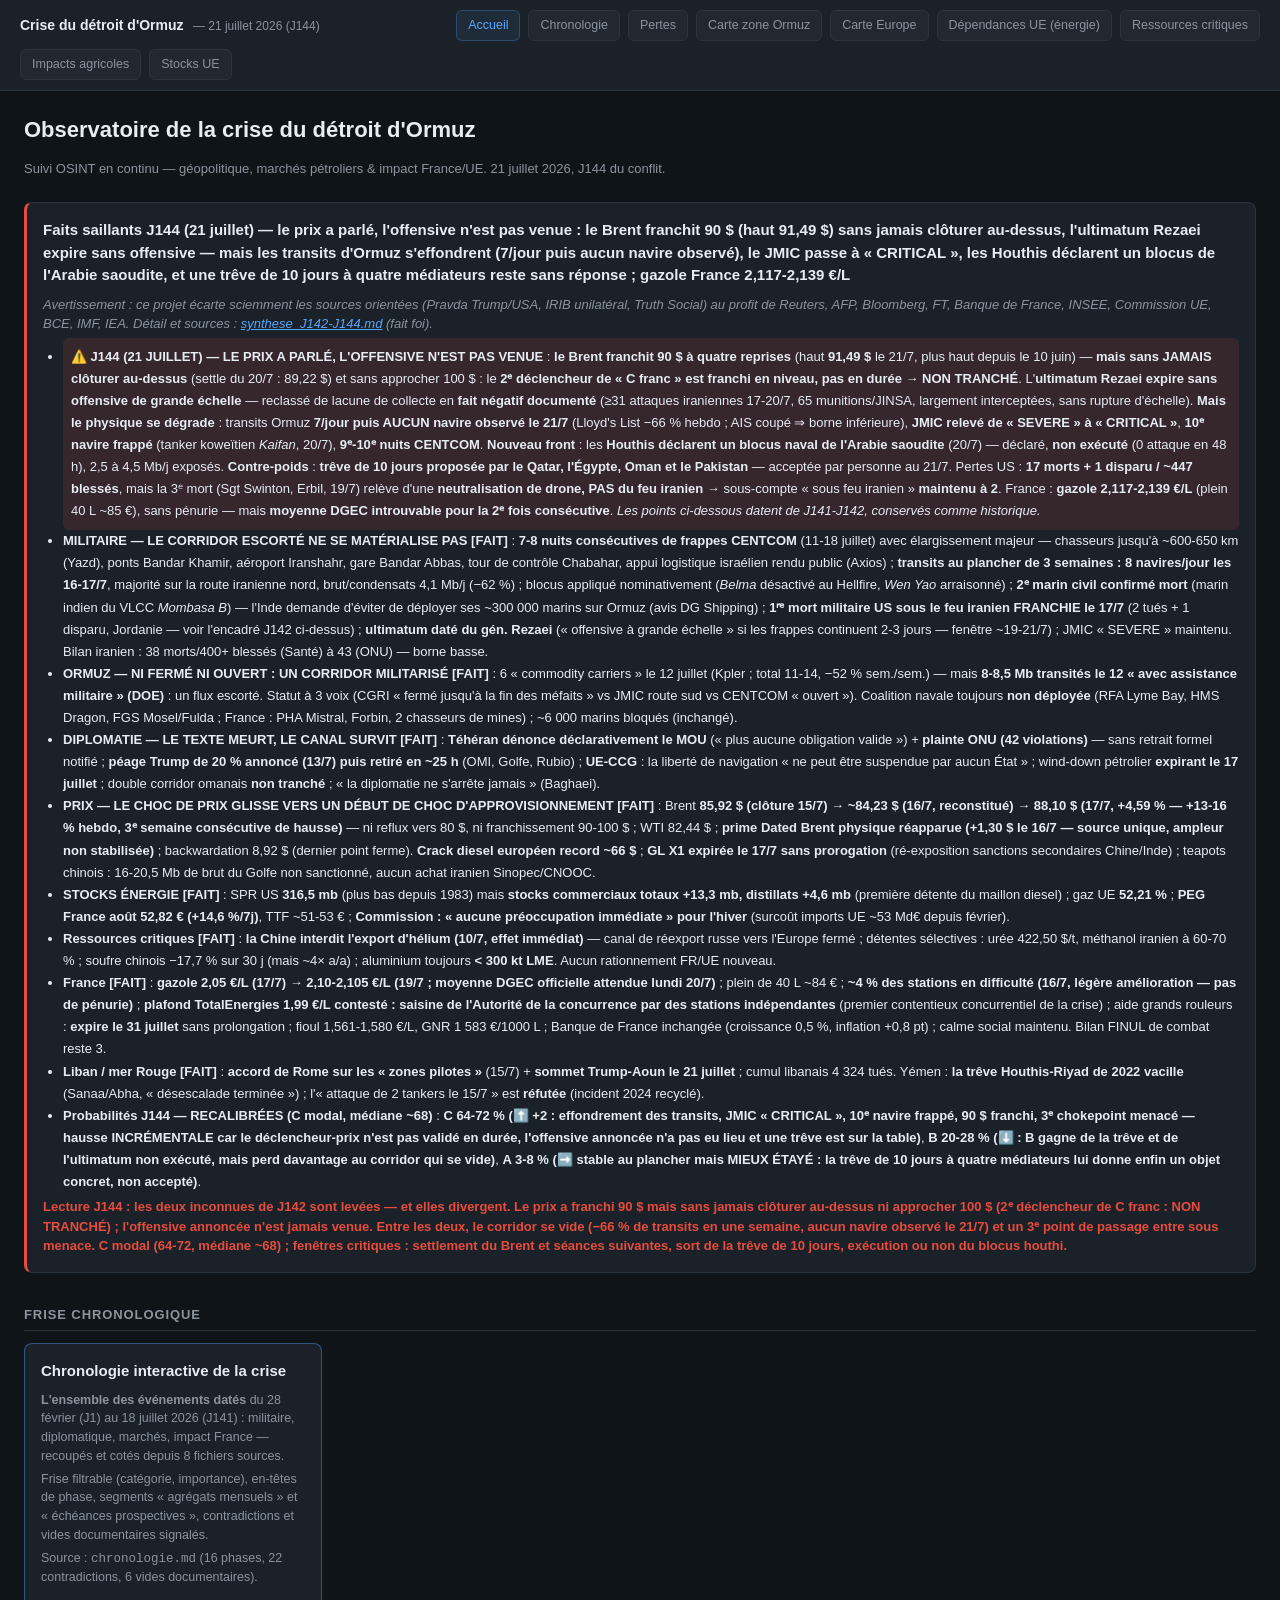
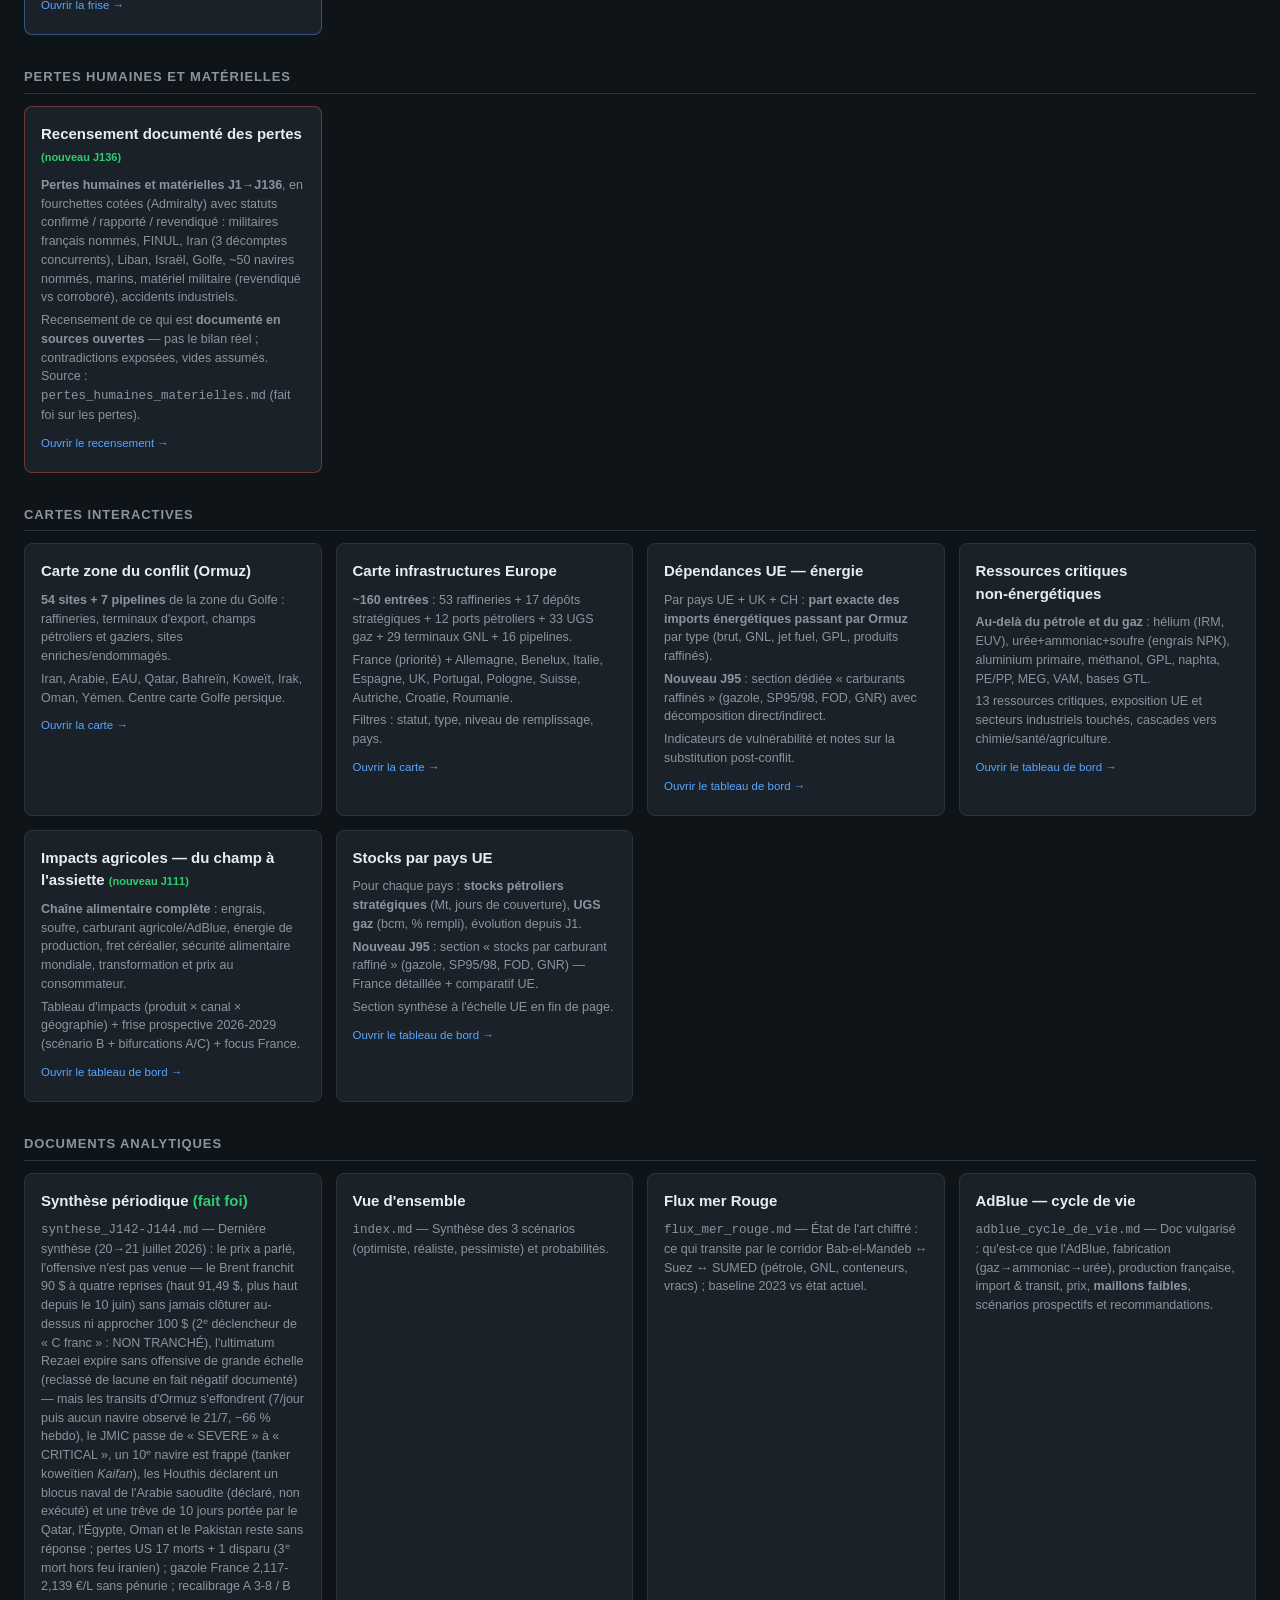
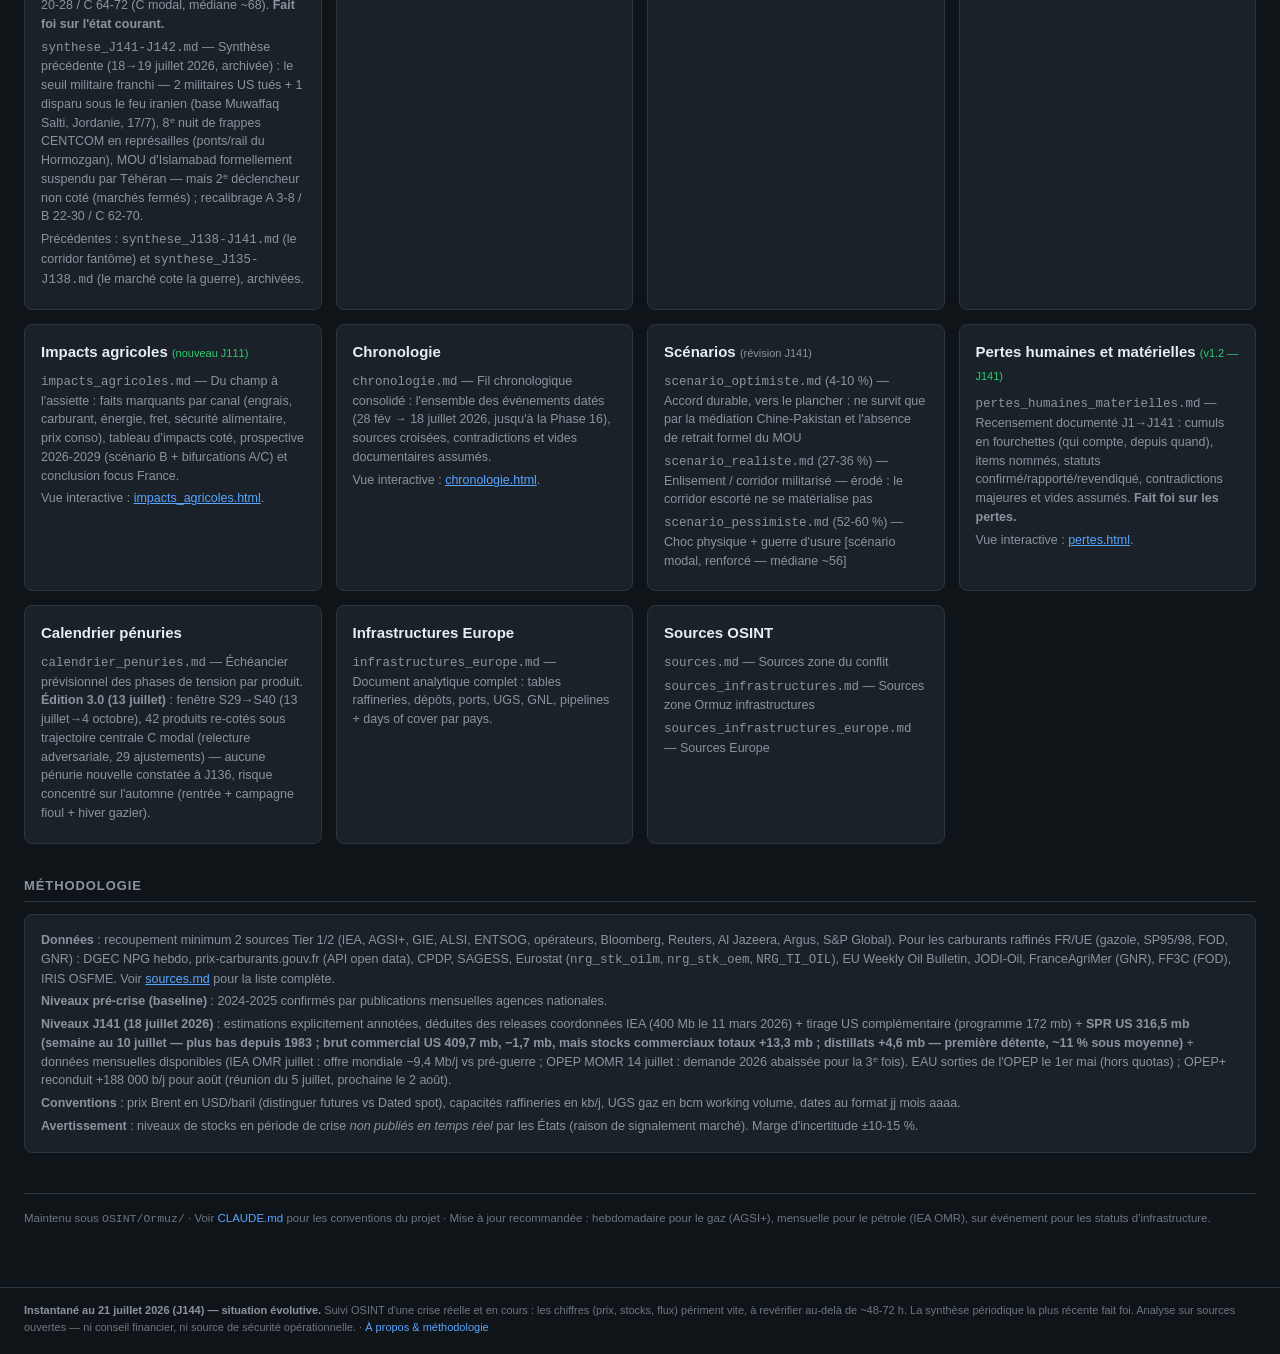
<file: index.html>
<!DOCTYPE html>
<html lang="fr">
<head>
  <meta charset="UTF-8">
  <meta name="viewport" content="width=device-width, initial-scale=1.0">
  <title>Observatoire de la crise du détroit d'Ormuz</title>
  <meta name="description" content="Suivi OSINT de la crise du détroit d'Ormuz et de son impact France/UE : pétrole, gaz, inflation, prix à la pompe, scénarios. Analyse sur sources ouvertes.">
  <link rel="canonical" href="https://mboix.github.io/ormuz-monitoring/app/index.html">
  <meta property="og:type" content="website">
  <meta property="og:locale" content="fr_FR">
  <meta property="og:site_name" content="Observatoire de la crise du détroit d'Ormuz">
  <meta property="og:title" content="Observatoire de la crise du détroit d'Ormuz — Impact France & UE">
  <meta property="og:description" content="Suivi OSINT de la crise du détroit d'Ormuz et de son impact France/UE : pétrole, gaz, inflation, prix à la pompe, scénarios.">
  <meta property="og:url" content="https://mboix.github.io/ormuz-monitoring/">
  <meta name="twitter:card" content="summary">
  <meta http-equiv="refresh" content="0; url=./app/index.html">
  <link rel="canonical" href="./app/index.html">
  <script>window.location.replace("./app/index.html");</script>
  <style>
    body { background:#0d1117; color:#c9d1d9; font-family:-apple-system,Segoe UI,Roboto,Helvetica,Arial,sans-serif;
           display:flex; min-height:100vh; margin:0; align-items:center; justify-content:center; text-align:center; }
    a { color:#58a6ff; }
  </style>
</head>
<body>
  <p>Redirection vers l'<a href="./app/index.html">Observatoire de la crise du détroit d'Ormuz</a>…</p>
</body>
</html>
</file>
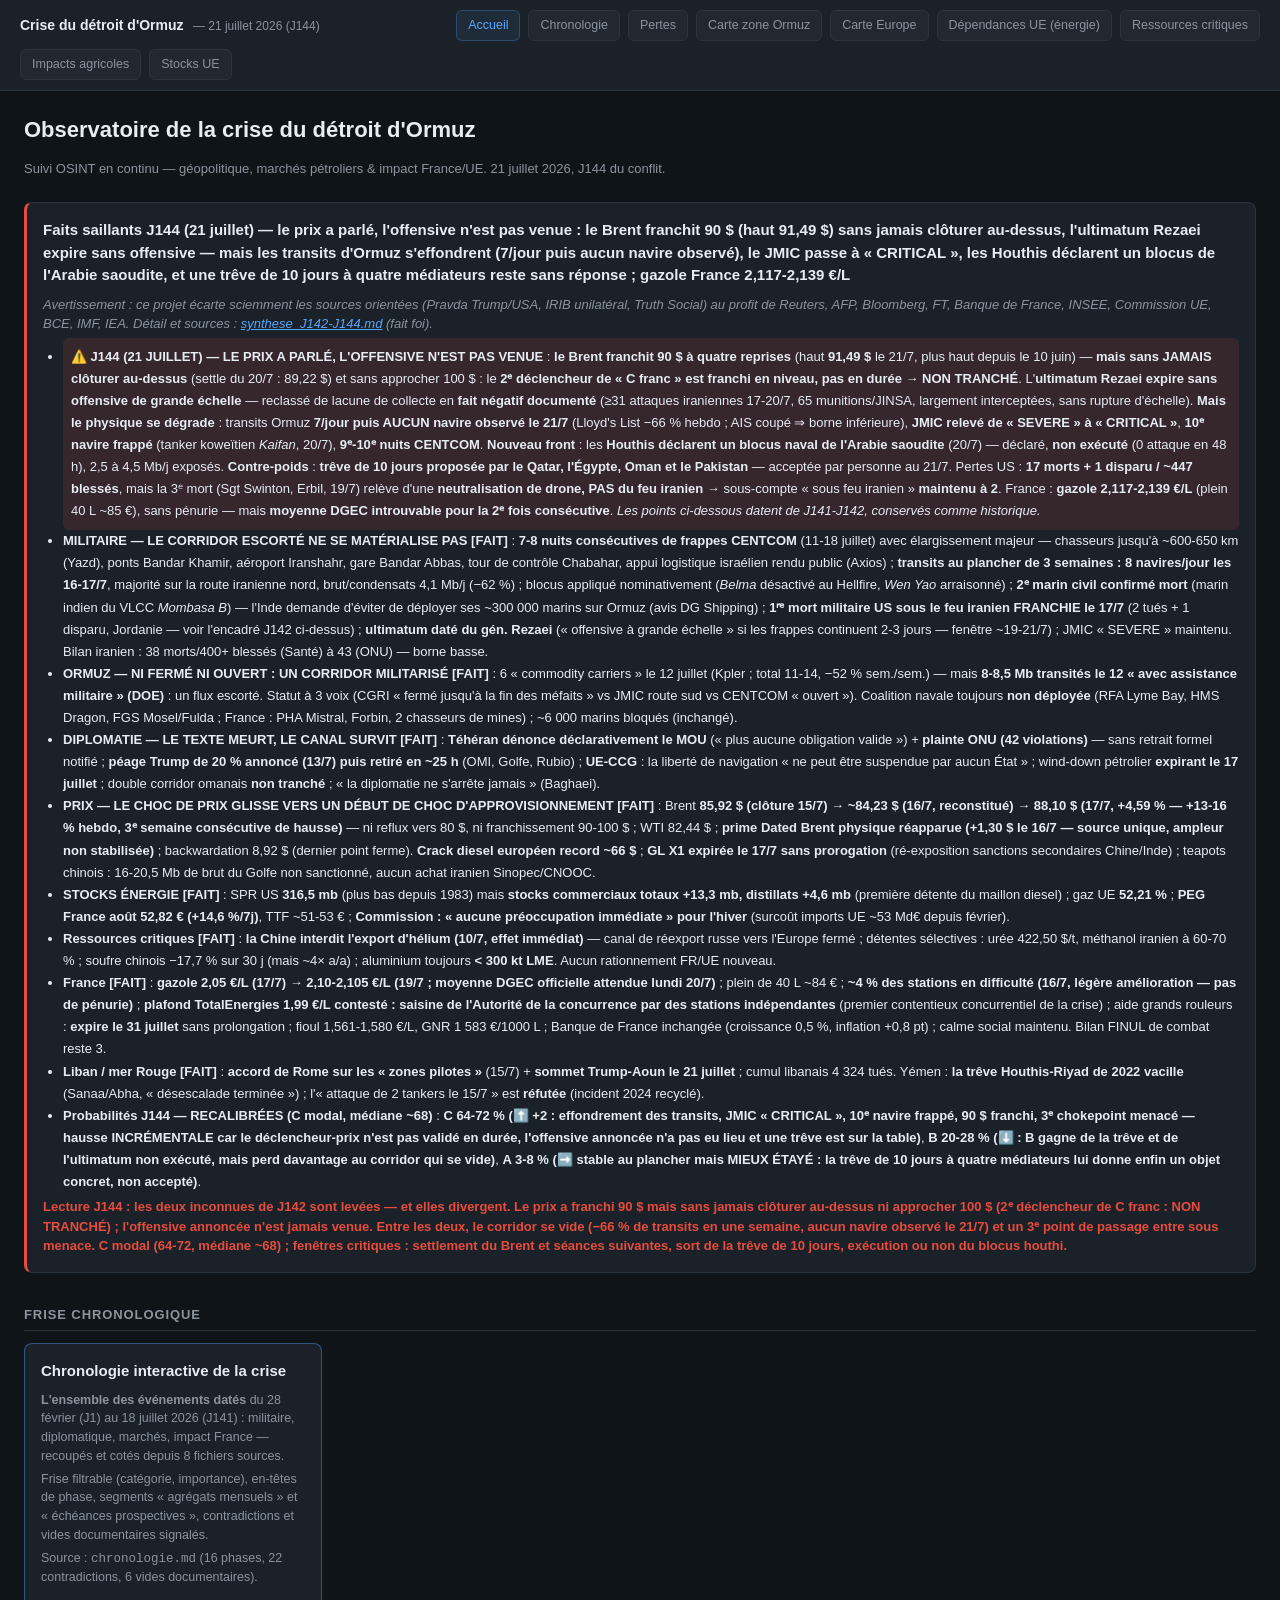
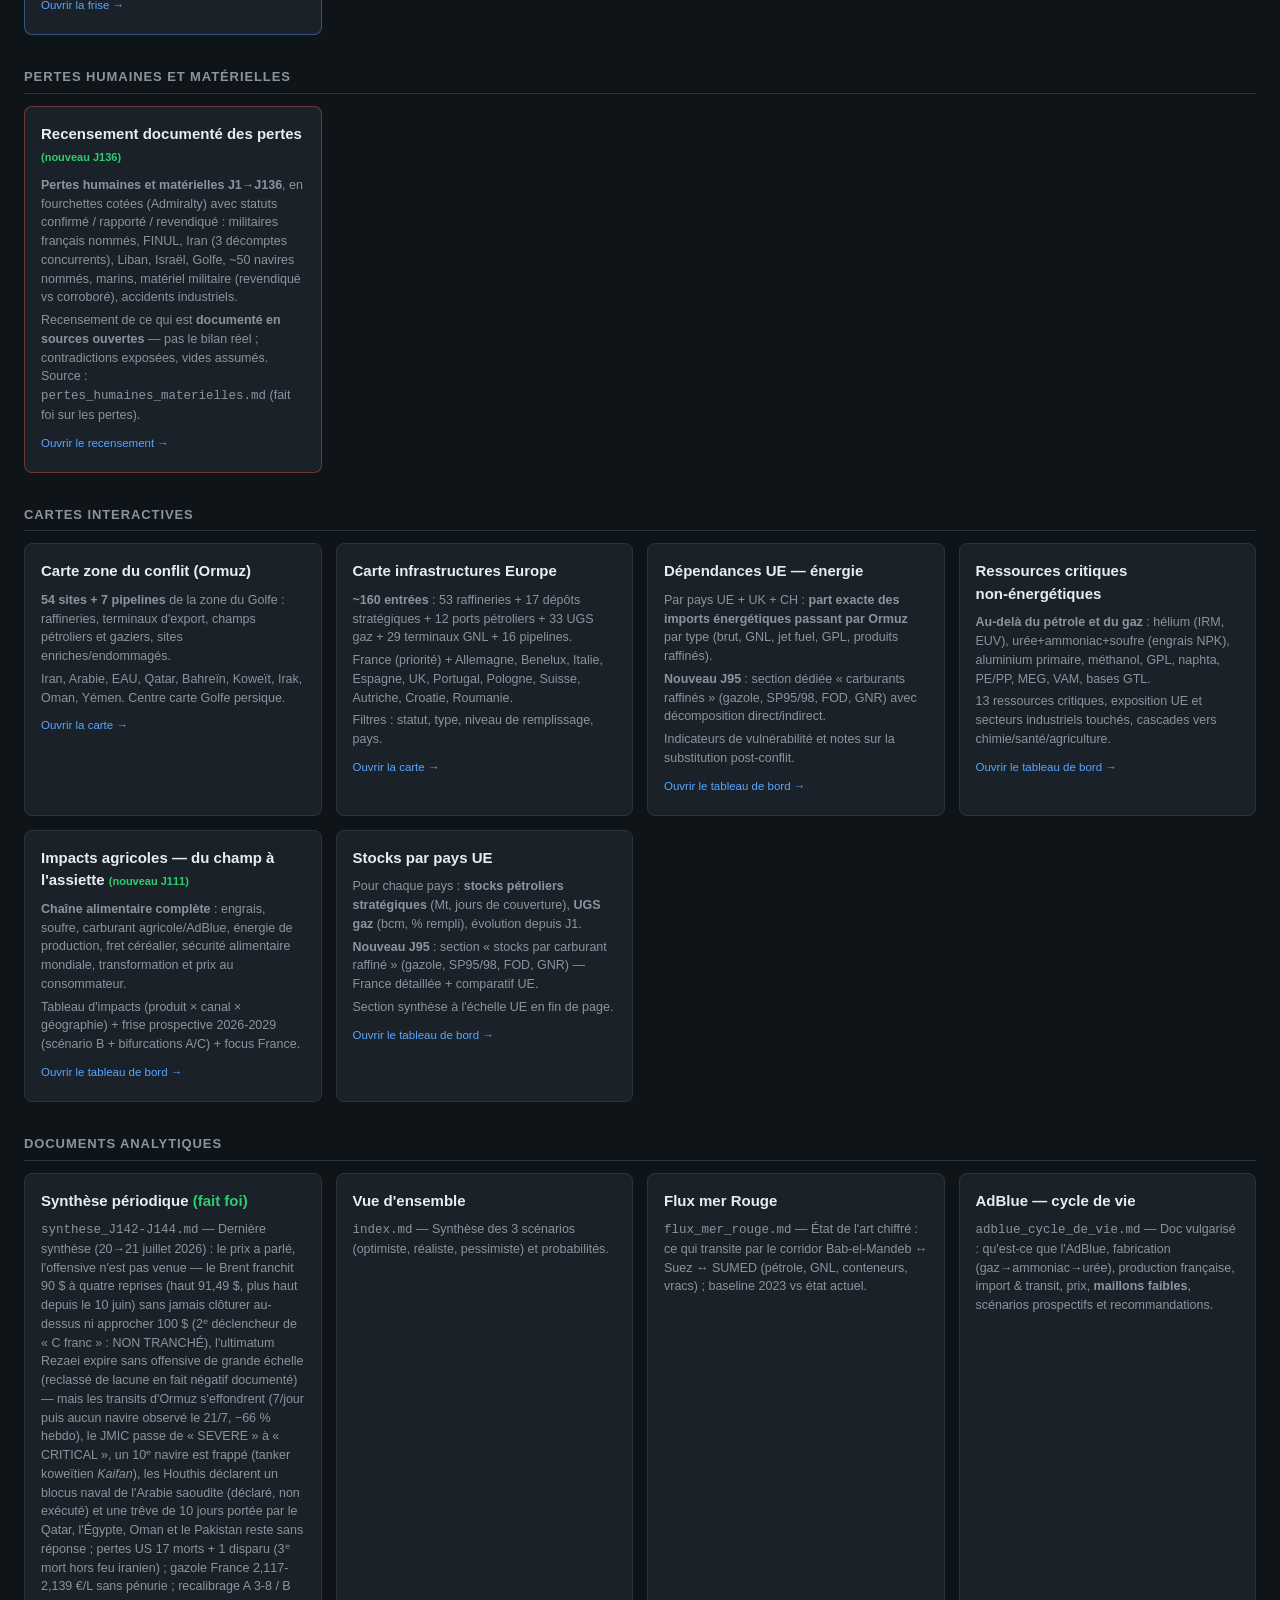
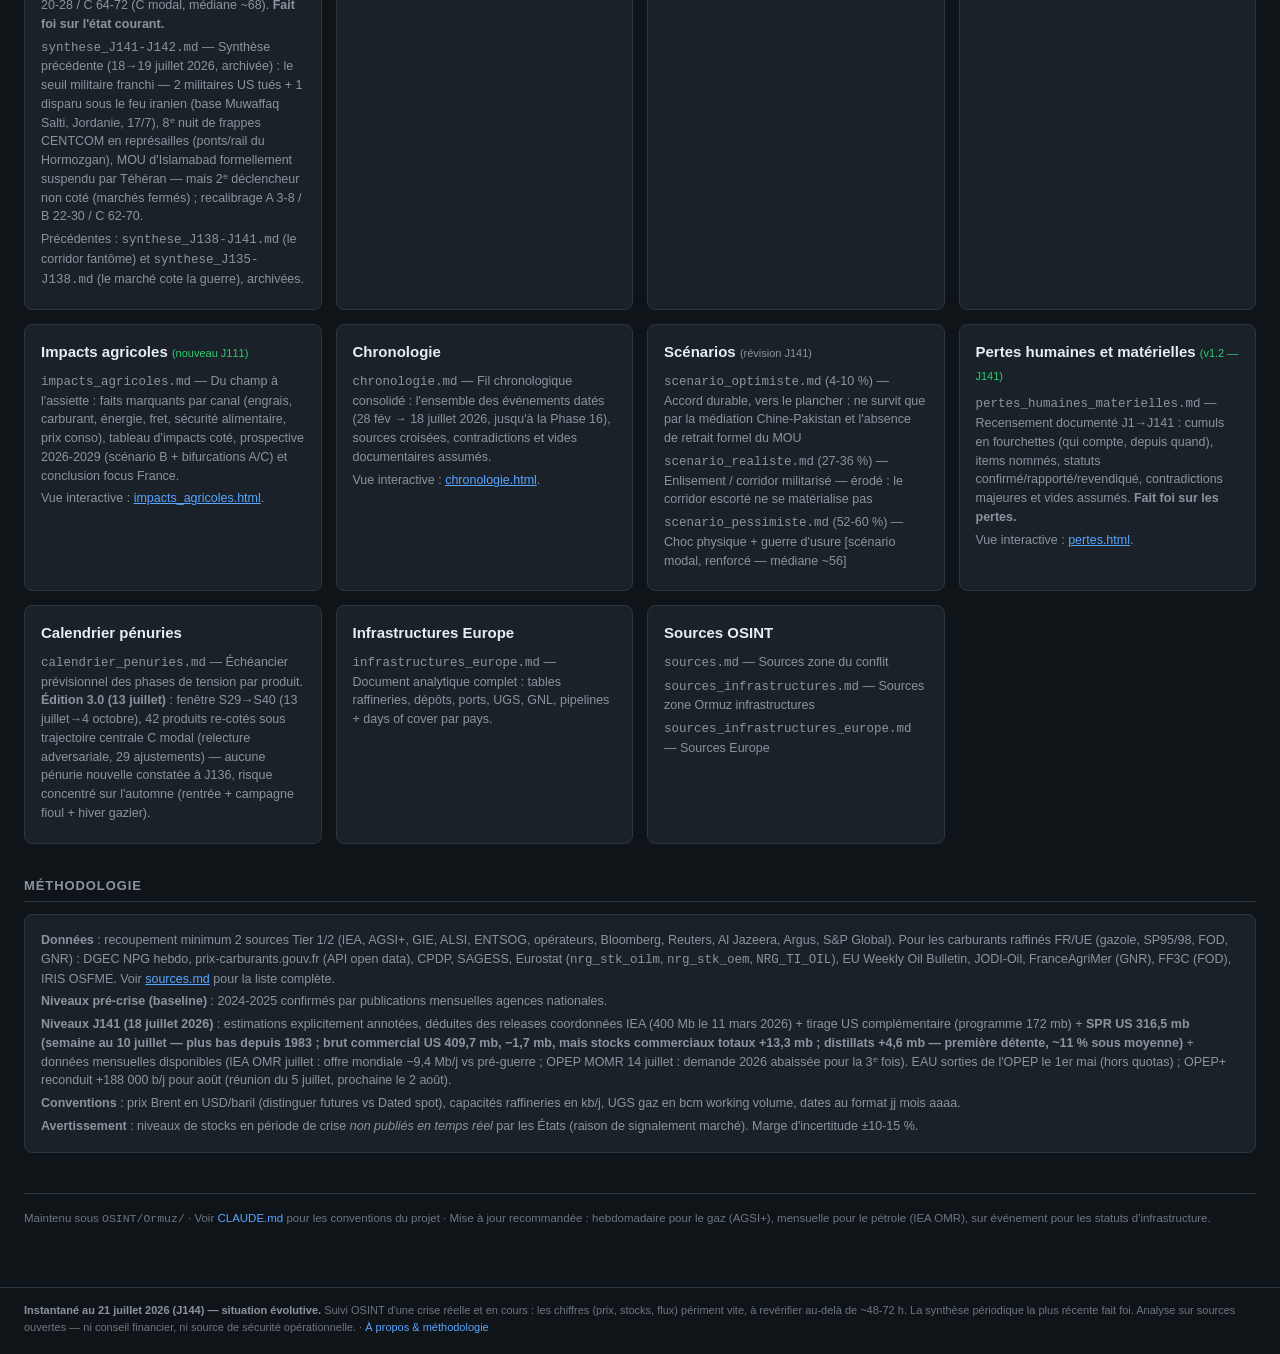
<file: app/index.html>
<!DOCTYPE html>
<html lang="fr">
<head>
<meta charset="UTF-8">
<meta name="viewport" content="width=device-width, initial-scale=1.0">
<title>Observatoire de la crise du détroit d'Ormuz — Impact France & UE (21 juillet 2026 / J144)</title>
<meta name="description" content="Suivi OSINT de la crise du détroit d'Ormuz et de son impact France/UE : pétrole, gaz, inflation, prix à la pompe, scénarios. Analyse sur sources ouvertes, mise à jour en continu.">
<meta name="keywords" content="détroit d'Ormuz, crise pétrolière, OSINT, impact France, prix carburant, gaz, inflation, Brent, Iran, géopolitique">
<meta name="robots" content="index, follow">
<meta name="theme-color" content="#0d1117">
<link rel="canonical" href="https://mboix.github.io/ormuz-monitoring/app/index.html">
<meta property="og:type" content="website">
<meta property="og:locale" content="fr_FR">
<meta property="og:site_name" content="Observatoire de la crise du détroit d'Ormuz">
<meta property="og:title" content="Observatoire de la crise du détroit d'Ormuz — Impact France & UE">
<meta property="og:description" content="Suivi OSINT de la crise du détroit d'Ormuz et de son impact France/UE : pétrole, gaz, inflation, prix à la pompe, scénarios.">
<meta property="og:url" content="https://mboix.github.io/ormuz-monitoring/app/index.html">
<meta name="twitter:card" content="summary">
<meta name="twitter:title" content="Observatoire de la crise du détroit d'Ormuz">
<meta name="twitter:description" content="Suivi OSINT de la crise du détroit d'Ormuz — impact France/UE, marchés, scénarios.">
<link rel="stylesheet" href="styles_common.css">
</head>
<body>

<site-nav active="accueil"></site-nav>

<main class="page">
  <h1>Observatoire de la crise du détroit d'Ormuz</h1>
  <p class="subtitle">Suivi OSINT en continu — géopolitique, marchés pétroliers &amp; impact France/UE. 21 juillet 2026, J144 du conflit.</p>

  <div class="card" style="border-left: 3px solid #e74c3c; margin: 20px 0;">
    <h3 style="margin-top: 0;">Faits saillants J144 (21 juillet) — le prix a parlé, l'offensive n'est pas venue : le Brent franchit 90 $ (haut 91,49 $) sans jamais clôturer au-dessus, l'ultimatum Rezaei expire sans offensive — mais les transits d'Ormuz s'effondrent (7/jour puis aucun navire observé), le JMIC passe à « CRITICAL », les Houthis déclarent un blocus de l'Arabie saoudite, et une trêve de 10 jours à quatre médiateurs reste sans réponse ; gazole France 2,117-2,139 €/L</h3>
    <p style="margin-top: 0; font-size: 13px; font-style: italic; color: var(--text-dim);">Avertissement : ce projet écarte sciemment les sources orientées (Pravda Trump/USA, IRIB unilatéral, Truth Social) au profit de Reuters, AFP, Bloomberg, FT, Banque de France, INSEE, Commission UE, BCE, IMF, IEA. Détail et sources : <a href="../docs/synthese_J142-J144.md" style="color: var(--accent);">synthese_J142-J144.md</a> (fait foi).</p>
    <ul style="margin: 0; padding-left: 20px; line-height: 1.7; font-size: 13px;">
      <li style="background: rgba(248,81,73,0.12); padding: 8px; border-radius: 6px;"><strong>⚠️ J144 (21 JUILLET) — LE PRIX A PARLÉ, L'OFFENSIVE N'EST PAS VENUE</strong> : <strong>le Brent franchit 90 $ à quatre reprises</strong> (haut <strong>91,49 $</strong> le 21/7, plus haut depuis le 10 juin) — <strong>mais sans JAMAIS clôturer au-dessus</strong> (settle du 20/7 : 89,22 $) et sans approcher 100 $ : le <strong>2ᵉ déclencheur de « C franc » est franchi en niveau, pas en durée → NON TRANCHÉ</strong>. L'<strong>ultimatum Rezaei expire sans offensive de grande échelle</strong> — reclassé de lacune de collecte en <strong>fait négatif documenté</strong> (≥31 attaques iraniennes 17-20/7, 65 munitions/JINSA, largement interceptées, sans rupture d'échelle). <strong>Mais le physique se dégrade</strong> : transits Ormuz <strong>7/jour puis AUCUN navire observé le 21/7</strong> (Lloyd's List −66 % hebdo ; AIS coupé ⇒ borne inférieure), <strong>JMIC relevé de « SEVERE » à « CRITICAL »</strong>, <strong>10ᵉ navire frappé</strong> (tanker koweïtien <em>Kaifan</em>, 20/7), <strong>9ᵉ-10ᵉ nuits CENTCOM</strong>. <strong>Nouveau front</strong> : les <strong>Houthis déclarent un blocus naval de l'Arabie saoudite</strong> (20/7) — déclaré, <strong>non exécuté</strong> (0 attaque en 48 h), 2,5 à 4,5 Mb/j exposés. <strong>Contre-poids</strong> : <strong>trêve de 10 jours proposée par le Qatar, l'Égypte, Oman et le Pakistan</strong> — acceptée par personne au 21/7. Pertes US : <strong>17 morts + 1 disparu / ~447 blessés</strong>, mais la 3ᵉ mort (Sgt Swinton, Erbil, 19/7) relève d'une <strong>neutralisation de drone, PAS du feu iranien</strong> → sous-compte « sous feu iranien » <strong>maintenu à 2</strong>. France : <strong>gazole 2,117-2,139 €/L</strong> (plein 40 L ~85 €), sans pénurie — mais <strong>moyenne DGEC introuvable pour la 2ᵉ fois consécutive</strong>. <em>Les points ci-dessous datent de J141-J142, conservés comme historique.</em></li>
      <li><strong>MILITAIRE — LE CORRIDOR ESCORTÉ NE SE MATÉRIALISE PAS [FAIT]</strong> : <strong>7-8 nuits consécutives de frappes CENTCOM</strong> (11-18 juillet) avec élargissement majeur — chasseurs jusqu'à ~600-650 km (Yazd), ponts Bandar Khamir, aéroport Iranshahr, gare Bandar Abbas, tour de contrôle Chabahar, appui logistique israélien rendu public (Axios) ; <strong>transits au plancher de 3 semaines : 8 navires/jour les 16-17/7</strong>, majorité sur la route iranienne nord, brut/condensats 4,1 Mb/j (−62 %) ; blocus appliqué nominativement (<em>Belma</em> désactivé au Hellfire, <em>Wen Yao</em> arraisonné) ; <strong>2ᵉ marin civil confirmé mort</strong> (marin indien du VLCC <em>Mombasa B</em>) — l'Inde demande d'éviter de déployer ses ~300 000 marins sur Ormuz (avis DG Shipping) ; <strong>1ʳᵉ mort militaire US sous le feu iranien FRANCHIE le 17/7</strong> (2 tués + 1 disparu, Jordanie — voir l'encadré J142 ci-dessus) ; <strong>ultimatum daté du gén. Rezaei</strong> (« offensive à grande échelle » si les frappes continuent 2-3 jours — fenêtre ~19-21/7) ; JMIC « SEVERE » maintenu. Bilan iranien : 38 morts/400+ blessés (Santé) à 43 (ONU) — borne basse.</li>
      <li><strong>ORMUZ — NI FERMÉ NI OUVERT : UN CORRIDOR MILITARISÉ [FAIT]</strong> : 6 « commodity carriers » le 12 juillet (Kpler ; total 11-14, −52 % sem./sem.) — mais <strong>8-8,5 Mb transités le 12 « avec assistance militaire » (DOE)</strong> : un flux escorté. Statut à 3 voix (CGRI « fermé jusqu'à la fin des méfaits » vs JMIC route sud vs CENTCOM « ouvert »). Coalition navale toujours <strong>non déployée</strong> (RFA Lyme Bay, HMS Dragon, FGS Mosel/Fulda ; France : PHA Mistral, Forbin, 2 chasseurs de mines) ; ~6 000 marins bloqués (inchangé).</li>
      <li><strong>DIPLOMATIE — LE TEXTE MEURT, LE CANAL SURVIT [FAIT]</strong> : <strong>Téhéran dénonce déclarativement le MOU</strong> (« plus aucune obligation valide ») + <strong>plainte ONU (42 violations)</strong> — sans retrait formel notifié ; <strong>péage Trump de 20 % annoncé (13/7) puis retiré en ~25 h</strong> (OMI, Golfe, Rubio) ; <strong>UE-CCG</strong> : la liberté de navigation « ne peut être suspendue par aucun État » ; wind-down pétrolier <strong>expirant le 17 juillet</strong> ; double corridor omanais <strong>non tranché</strong> ; « la diplomatie ne s'arrête jamais » (Baghaei).</li>
      <li><strong>PRIX — LE CHOC DE PRIX GLISSE VERS UN DÉBUT DE CHOC D'APPROVISIONNEMENT [FAIT]</strong> : Brent <strong>85,92 $ (clôture 15/7) → ~84,23 $ (16/7, reconstitué) → 88,10 $ (17/7, +4,59 % — +13-16 % hebdo, 3ᵉ semaine consécutive de hausse)</strong> — ni reflux vers 80 $, ni franchissement 90-100 $ ; WTI 82,44 $ ; <strong>prime Dated Brent physique réapparue (+1,30 $ le 16/7 — source unique, ampleur non stabilisée)</strong> ; backwardation 8,92 $ (dernier point ferme). <strong>Crack diesel européen record ~66 $</strong> ; <strong>GL X1 expirée le 17/7 sans prorogation</strong> (ré-exposition sanctions secondaires Chine/Inde) ; teapots chinois : 16-20,5 Mb de brut du Golfe non sanctionné, aucun achat iranien Sinopec/CNOOC.</li>
      <li><strong>STOCKS ÉNERGIE [FAIT]</strong> : SPR US <strong>316,5 mb</strong> (plus bas depuis 1983) mais <strong>stocks commerciaux totaux +13,3 mb, distillats +4,6 mb</strong> (première détente du maillon diesel) ; gaz UE <strong>52,21 %</strong> ; <strong>PEG France août 52,82 € (+14,6 %/7j)</strong>, TTF ~51-53 € ; <strong>Commission : « aucune préoccupation immédiate » pour l'hiver</strong> (surcoût imports UE ~53 Md€ depuis février).</li>
      <li><strong>Ressources critiques [FAIT]</strong> : <strong>la Chine interdit l'export d'hélium (10/7, effet immédiat)</strong> — canal de réexport russe vers l'Europe fermé ; détentes sélectives : urée 422,50 $/t, méthanol iranien à 60-70 % ; soufre chinois −17,7 % sur 30 j (mais ~4× a/a) ; aluminium toujours <strong>< 300 kt LME</strong>. Aucun rationnement FR/UE nouveau.</li>
      <li><strong>France [FAIT]</strong> : <strong>gazole 2,05 €/L (17/7) → 2,10-2,105 €/L (19/7 ; moyenne DGEC officielle attendue lundi 20/7)</strong> ; plein de 40 L ~84 € ; <strong>~4 % des stations en difficulté (16/7, légère amélioration — pas de pénurie)</strong> ; <strong>plafond TotalEnergies 1,99 €/L contesté : saisine de l'Autorité de la concurrence par des stations indépendantes</strong> (premier contentieux concurrentiel de la crise) ; aide grands rouleurs : <strong>expire le 31 juillet</strong> sans prolongation ; fioul 1,561-1,580 €/L, GNR 1 583 €/1000 L ; Banque de France inchangée (croissance 0,5 %, inflation +0,8 pt) ; calme social maintenu. Bilan FINUL de combat reste 3.</li>
      <li><strong>Liban / mer Rouge [FAIT]</strong> : <strong>accord de Rome sur les « zones pilotes »</strong> (15/7) + <strong>sommet Trump-Aoun le 21 juillet</strong> ; cumul libanais 4 324 tués. Yémen : <strong>la trêve Houthis-Riyad de 2022 vacille</strong> (Sanaa/Abha, « désescalade terminée ») ; l'« attaque de 2 tankers le 15/7 » est <strong>réfutée</strong> (incident 2024 recyclé).</li>
      <li><strong>Probabilités J144 — RECALIBRÉES (C modal, médiane ~68)</strong> : <strong>C 64-72 % (⬆️ +2 : effondrement des transits, JMIC « CRITICAL », 10ᵉ navire frappé, 90 $ franchi, 3ᵉ chokepoint menacé — hausse INCRÉMENTALE car le déclencheur-prix n'est pas validé en durée, l'offensive annoncée n'a pas eu lieu et une trêve est sur la table)</strong>, <strong>B 20-28 % (⬇️ : B gagne de la trêve et de l'ultimatum non exécuté, mais perd davantage au corridor qui se vide)</strong>, <strong>A 3-8 % (➡️ stable au plancher mais MIEUX ÉTAYÉ : la trêve de 10 jours à quatre médiateurs lui donne enfin un objet concret, non accepté)</strong>.</li>
    </ul>
    <p style="margin-bottom: 0; font-size: 13px; font-weight: bold; color: var(--red, #e74c3c);">Lecture J144 : les deux inconnues de J142 sont levées — et elles divergent. Le prix a franchi 90 $ mais sans jamais clôturer au-dessus ni approcher 100 $ (2ᵉ déclencheur de C franc : NON TRANCHÉ) ; l'offensive annoncée n'est jamais venue. Entre les deux, le corridor se vide (−66 % de transits en une semaine, aucun navire observé le 21/7) et un 3ᵉ point de passage entre sous menace. C modal (64-72, médiane ~68) ; fenêtres critiques : settlement du Brent et séances suivantes, sort de la trêve de 10 jours, exécution ou non du blocus houthi.</p>
  </div>

  <h2>Frise chronologique</h2>
  <div class="cards">
    <a class="card linkcard" href="chronologie.html" style="border-color: rgba(88,166,255,0.4);">
      <h3>Chronologie interactive de la crise</h3>
      <p><strong>L'ensemble des événements datés</strong> du 28 février (J1) au 18 juillet 2026 (J141) : militaire, diplomatique, marchés, impact France — recoupés et cotés depuis 8 fichiers sources.</p>
      <p>Frise filtrable (catégorie, importance), en-têtes de phase, segments « agrégats mensuels » et « échéances prospectives », contradictions et vides documentaires signalés.</p>
      <p>Source : <code>chronologie.md</code> (16 phases, 22 contradictions, 6 vides documentaires).</p>
      <p style="color: var(--accent); margin-top: 10px; font-size: 11.5px;">Ouvrir la frise →</p>
    </a>
  </div>

  <h2>Pertes humaines et matérielles</h2>
  <div class="cards">
    <a class="card linkcard" href="pertes.html" style="border-color: rgba(248,81,73,0.4);">
      <h3>Recensement documenté des pertes <span style="color: var(--green, #2ecc71); font-size: 11px;">(nouveau J136)</span></h3>
      <p><strong>Pertes humaines et matérielles J1→J136</strong>, en fourchettes cotées (Admiralty) avec statuts confirmé / rapporté / revendiqué : militaires français nommés, FINUL, Iran (3 décomptes concurrents), Liban, Israël, Golfe, ~50 navires nommés, marins, matériel militaire (revendiqué vs corroboré), accidents industriels.</p>
      <p>Recensement de ce qui est <strong>documenté en sources ouvertes</strong> — pas le bilan réel ; contradictions exposées, vides assumés. Source : <code>pertes_humaines_materielles.md</code> (fait foi sur les pertes).</p>
      <p style="color: var(--accent); margin-top: 10px; font-size: 11.5px;">Ouvrir le recensement →</p>
    </a>
  </div>

  <h2>Cartes interactives</h2>
  <div class="cards">

    <a class="card linkcard" href="carte_infrastructures.html">
      <h3>Carte zone du conflit (Ormuz)</h3>
      <p><strong>54 sites + 7 pipelines</strong> de la zone du Golfe : raffineries, terminaux d'export, champs pétroliers et gaziers, sites enriches/endommagés.</p>
      <p>Iran, Arabie, EAU, Qatar, Bahreïn, Koweït, Irak, Oman, Yémen. Centre carte Golfe persique.</p>
      <p style="color: var(--accent); margin-top: 10px; font-size: 11.5px;">Ouvrir la carte →</p>
    </a>

    <a class="card linkcard" href="carte_infrastructures_europe.html">
      <h3>Carte infrastructures Europe</h3>
      <p><strong>~160 entrées</strong> : 53 raffineries + 17 dépôts stratégiques + 12 ports pétroliers + 33 UGS gaz + 29 terminaux GNL + 16 pipelines.</p>
      <p>France (priorité) + Allemagne, Benelux, Italie, Espagne, UK, Portugal, Pologne, Suisse, Autriche, Croatie, Roumanie.</p>
      <p>Filtres : statut, type, niveau de remplissage, pays.</p>
      <p style="color: var(--accent); margin-top: 10px; font-size: 11.5px;">Ouvrir la carte →</p>
    </a>

    <a class="card linkcard" href="dependances_ormuz_pays.html">
      <h3>Dépendances UE — énergie</h3>
      <p>Par pays UE + UK + CH : <strong>part exacte des imports énergétiques passant par Ormuz</strong> par type (brut, GNL, jet fuel, GPL, produits raffinés).</p>
      <p><strong>Nouveau J95</strong> : section dédiée « carburants raffinés » (gazole, SP95/98, FOD, GNR) avec décomposition direct/indirect.</p>
      <p>Indicateurs de vulnérabilité et notes sur la substitution post-conflit.</p>
      <p style="color: var(--accent); margin-top: 10px; font-size: 11.5px;">Ouvrir le tableau de bord →</p>
    </a>

    <a class="card linkcard" href="dependances_ressources_critiques.html">
      <h3>Ressources critiques non-énergétiques</h3>
      <p><strong>Au-delà du pétrole et du gaz</strong> : hélium (IRM, EUV), urée+ammoniac+soufre (engrais NPK), aluminium primaire, méthanol, GPL, naphta, PE/PP, MEG, VAM, bases GTL.</p>
      <p>13 ressources critiques, exposition UE et secteurs industriels touchés, cascades vers chimie/santé/agriculture.</p>
      <p style="color: var(--accent); margin-top: 10px; font-size: 11.5px;">Ouvrir le tableau de bord →</p>
    </a>

    <a class="card linkcard" href="impacts_agricoles.html">
      <h3>Impacts agricoles — du champ à l'assiette <span style="color: var(--green, #2ecc71); font-size: 11px;">(nouveau J111)</span></h3>
      <p><strong>Chaîne alimentaire complète</strong> : engrais, soufre, carburant agricole/AdBlue, énergie de production, fret céréalier, sécurité alimentaire mondiale, transformation et prix au consommateur.</p>
      <p>Tableau d'impacts (produit × canal × géographie) + frise prospective 2026-2029 (scénario B + bifurcations A/C) + focus France.</p>
      <p style="color: var(--accent); margin-top: 10px; font-size: 11.5px;">Ouvrir le tableau de bord →</p>
    </a>

    <a class="card linkcard" href="stocks_pays_ue.html">
      <h3>Stocks par pays UE</h3>
      <p>Pour chaque pays : <strong>stocks pétroliers stratégiques</strong> (Mt, jours de couverture), <strong>UGS gaz</strong> (bcm, % rempli), évolution depuis J1.</p>
      <p><strong>Nouveau J95</strong> : section « stocks par carburant raffiné » (gazole, SP95/98, FOD, GNR) — France détaillée + comparatif UE.</p>
      <p>Section synthèse à l'échelle UE en fin de page.</p>
      <p style="color: var(--accent); margin-top: 10px; font-size: 11.5px;">Ouvrir le tableau de bord →</p>
    </a>

  </div>

  <h2>Documents analytiques</h2>
  <div class="cards">
    <div class="card">
      <h3>Synthèse périodique <span style="color: var(--green, #2ecc71);">(fait foi)</span></h3>
      <p><code>synthese_J142-J144.md</code> — Dernière synthèse (20→21 juillet 2026) : le prix a parlé, l'offensive n'est pas venue — le Brent franchit 90 $ à quatre reprises (haut 91,49 $, plus haut depuis le 10 juin) sans jamais clôturer au-dessus ni approcher 100 $ (2ᵉ déclencheur de « C franc » : NON TRANCHÉ), l'ultimatum Rezaei expire sans offensive de grande échelle (reclassé de lacune en fait négatif documenté) — mais les transits d'Ormuz s'effondrent (7/jour puis aucun navire observé le 21/7, −66 % hebdo), le JMIC passe de « SEVERE » à « CRITICAL », un 10ᵉ navire est frappé (tanker koweïtien <em>Kaifan</em>), les Houthis déclarent un blocus naval de l'Arabie saoudite (déclaré, non exécuté) et une trêve de 10 jours portée par le Qatar, l'Égypte, Oman et le Pakistan reste sans réponse ; pertes US 17 morts + 1 disparu (3ᵉ mort hors feu iranien) ; gazole France 2,117-2,139 €/L sans pénurie ; recalibrage A 3-8 / B 20-28 / C 64-72 (C modal, médiane ~68). <strong>Fait foi sur l'état courant.</strong></p>
      <p><code>synthese_J141-J142.md</code> — Synthèse précédente (18→19 juillet 2026, archivée) : le seuil militaire franchi — 2 militaires US tués + 1 disparu sous le feu iranien (base Muwaffaq Salti, Jordanie, 17/7), 8ᵉ nuit de frappes CENTCOM en représailles (ponts/rail du Hormozgan), MOU d'Islamabad formellement suspendu par Téhéran — mais 2ᵉ déclencheur non coté (marchés fermés) ; recalibrage A 3-8 / B 22-30 / C 62-70.</p>
      <p>Précédentes : <code>synthese_J138-J141.md</code> (le corridor fantôme) et <code>synthese_J135-J138.md</code> (le marché cote la guerre), archivées.</p>
    </div>
    <div class="card">
      <h3>Vue d'ensemble</h3>
      <p><code>index.md</code> — Synthèse des 3 scénarios (optimiste, réaliste, pessimiste) et probabilités.</p>
    </div>
    <div class="card">
      <h3>Flux mer Rouge</h3>
      <p><code>flux_mer_rouge.md</code> — État de l'art chiffré : ce qui transite par le corridor Bab-el-Mandeb ↔ Suez ↔ SUMED (pétrole, GNL, conteneurs, vracs) ; baseline 2023 vs état actuel.</p>
    </div>
    <div class="card">
      <h3>AdBlue — cycle de vie</h3>
      <p><code>adblue_cycle_de_vie.md</code> — Doc vulgarisé : qu'est-ce que l'AdBlue, fabrication (gaz→ammoniac→urée), production française, import &amp; transit, prix, <strong>maillons faibles</strong>, scénarios prospectifs et recommandations.</p>
    </div>
    <div class="card">
      <h3>Impacts agricoles <span style="color: var(--green, #2ecc71); font-weight: normal; font-size: 11px;">(nouveau J111)</span></h3>
      <p><code>impacts_agricoles.md</code> — Du champ à l'assiette : faits marquants par canal (engrais, carburant, énergie, fret, sécurité alimentaire, prix conso), tableau d'impacts coté, prospective 2026-2029 (scénario B + bifurcations A/C) et conclusion focus France.</p>
      <p>Vue interactive : <a href="impacts_agricoles.html" style="color: var(--accent);">impacts_agricoles.html</a>.</p>
    </div>
    <div class="card">
      <h3>Chronologie</h3>
      <p><code>chronologie.md</code> — Fil chronologique consolidé : l'ensemble des événements datés (28 fév → 18 juillet 2026, jusqu'à la Phase 16), sources croisées, contradictions et vides documentaires assumés.</p>
      <p>Vue interactive : <a href="chronologie.html" style="color: var(--accent);">chronologie.html</a>.</p>
    </div>
    <div class="card">
      <h3>Scénarios <span style="color: var(--text-dim); font-weight: normal; font-size: 11px;">(révision J141)</span></h3>
      <p><code>scenario_optimiste.md</code> (4-10 %) — Accord durable, vers le plancher : ne survit que par la médiation Chine-Pakistan et l'absence de retrait formel du MOU</p>
      <p><code>scenario_realiste.md</code> (27-36 %) — Enlisement / corridor militarisé — érodé : le corridor escorté ne se matérialise pas</p>
      <p><code>scenario_pessimiste.md</code> (52-60 %) — Choc physique + guerre d'usure [scénario modal, renforcé — médiane ~56]</p>
    </div>
    <div class="card">
      <h3>Pertes humaines et matérielles <span style="color: var(--green, #2ecc71); font-weight: normal; font-size: 11px;">(v1.2 — J141)</span></h3>
      <p><code>pertes_humaines_materielles.md</code> — Recensement documenté J1→J141 : cumuls en fourchettes (qui compte, depuis quand), items nommés, statuts confirmé/rapporté/revendiqué, contradictions majeures et vides assumés. <strong>Fait foi sur les pertes.</strong></p>
      <p>Vue interactive : <a href="pertes.html" style="color: var(--accent);">pertes.html</a>.</p>
    </div>
    <div class="card">
      <h3>Calendrier pénuries</h3>
      <p><code>calendrier_penuries.md</code> — Échéancier prévisionnel des phases de tension par produit. <strong>Édition 3.0 (13 juillet)</strong> : fenêtre S29→S40 (13 juillet→4 octobre), 42 produits re-cotés sous trajectoire centrale C modal (relecture adversariale, 29 ajustements) — aucune pénurie nouvelle constatée à J136, risque concentré sur l'automne (rentrée + campagne fioul + hiver gazier).</p>
    </div>
    <div class="card">
      <h3>Infrastructures Europe</h3>
      <p><code>infrastructures_europe.md</code> — Document analytique complet : tables raffineries, dépôts, ports, UGS, GNL, pipelines + days of cover par pays.</p>
    </div>
    <div class="card">
      <h3>Sources OSINT</h3>
      <p><code>sources.md</code> — Sources zone du conflit</p>
      <p><code>sources_infrastructures.md</code> — Sources zone Ormuz infrastructures</p>
      <p><code>sources_infrastructures_europe.md</code> — Sources Europe</p>
    </div>
  </div>

  <h2>Méthodologie</h2>
  <div class="card">
    <p style="margin-top: 0;"><strong>Données</strong> : recoupement minimum 2 sources Tier 1/2 (IEA, AGSI+, GIE, ALSI, ENTSOG, opérateurs, Bloomberg, Reuters, Al Jazeera, Argus, S&amp;P Global). Pour les carburants raffinés FR/UE (gazole, SP95/98, FOD, GNR) : DGEC NPG hebdo, prix-carburants.gouv.fr (API open data), CPDP, SAGESS, Eurostat (<code>nrg_stk_oilm</code>, <code>nrg_stk_oem</code>, <code>NRG_TI_OIL</code>), EU Weekly Oil Bulletin, JODI-Oil, FranceAgriMer (GNR), FF3C (FOD), IRIS OSFME. Voir <a href="../docs/sources.md" style="color: var(--accent);">sources.md</a> pour la liste complète.</p>
    <p><strong>Niveaux pré-crise (baseline)</strong> : 2024-2025 confirmés par publications mensuelles agences nationales.</p>
    <p><strong>Niveaux J141 (18 juillet 2026)</strong> : estimations explicitement annotées, déduites des releases coordonnées IEA (400 Mb le 11 mars 2026) + tirage US complémentaire (programme 172 mb) + <strong>SPR US 316,5 mb (semaine au 10 juillet — plus bas depuis 1983 ; brut commercial US 409,7 mb, −1,7 mb, mais stocks commerciaux totaux +13,3 mb ; distillats +4,6 mb — première détente, ~11 % sous moyenne)</strong> + données mensuelles disponibles (IEA OMR juillet : offre mondiale −9,4 Mb/j vs pré-guerre ; OPEP MOMR 14 juillet : demande 2026 abaissée pour la 3ᵉ fois). EAU sorties de l'OPEP le 1er mai (hors quotas) ; OPEP+ reconduit +188 000 b/j pour août (réunion du 5 juillet, prochaine le 2 août).</p>
    <p><strong>Conventions</strong> : prix Brent en USD/baril (distinguer futures vs Dated spot), capacités raffineries en kb/j, UGS gaz en bcm working volume, dates au format jj mois aaaa.</p>
    <p style="margin-bottom: 0;"><strong>Avertissement</strong> : niveaux de stocks en période de crise <em>non publiés en temps réel</em> par les États (raison de signalement marché). Marge d'incertitude ±10-15 %.</p>
  </div>

  <div class="meta-foot">
    Maintenu sous <code>OSINT/Ormuz/</code> · Voir <a href="../CLAUDE.md">CLAUDE.md</a> pour les conventions du projet ·
    Mise à jour recommandée : hebdomadaire pour le gaz (AGSI+), mensuelle pour le pétrole (IEA OMR), sur événement pour les statuts d'infrastructure.
  </div>
</main>

<site-footer></site-footer>

<script src="nav.js"></script>
</body>
</html>
</file>
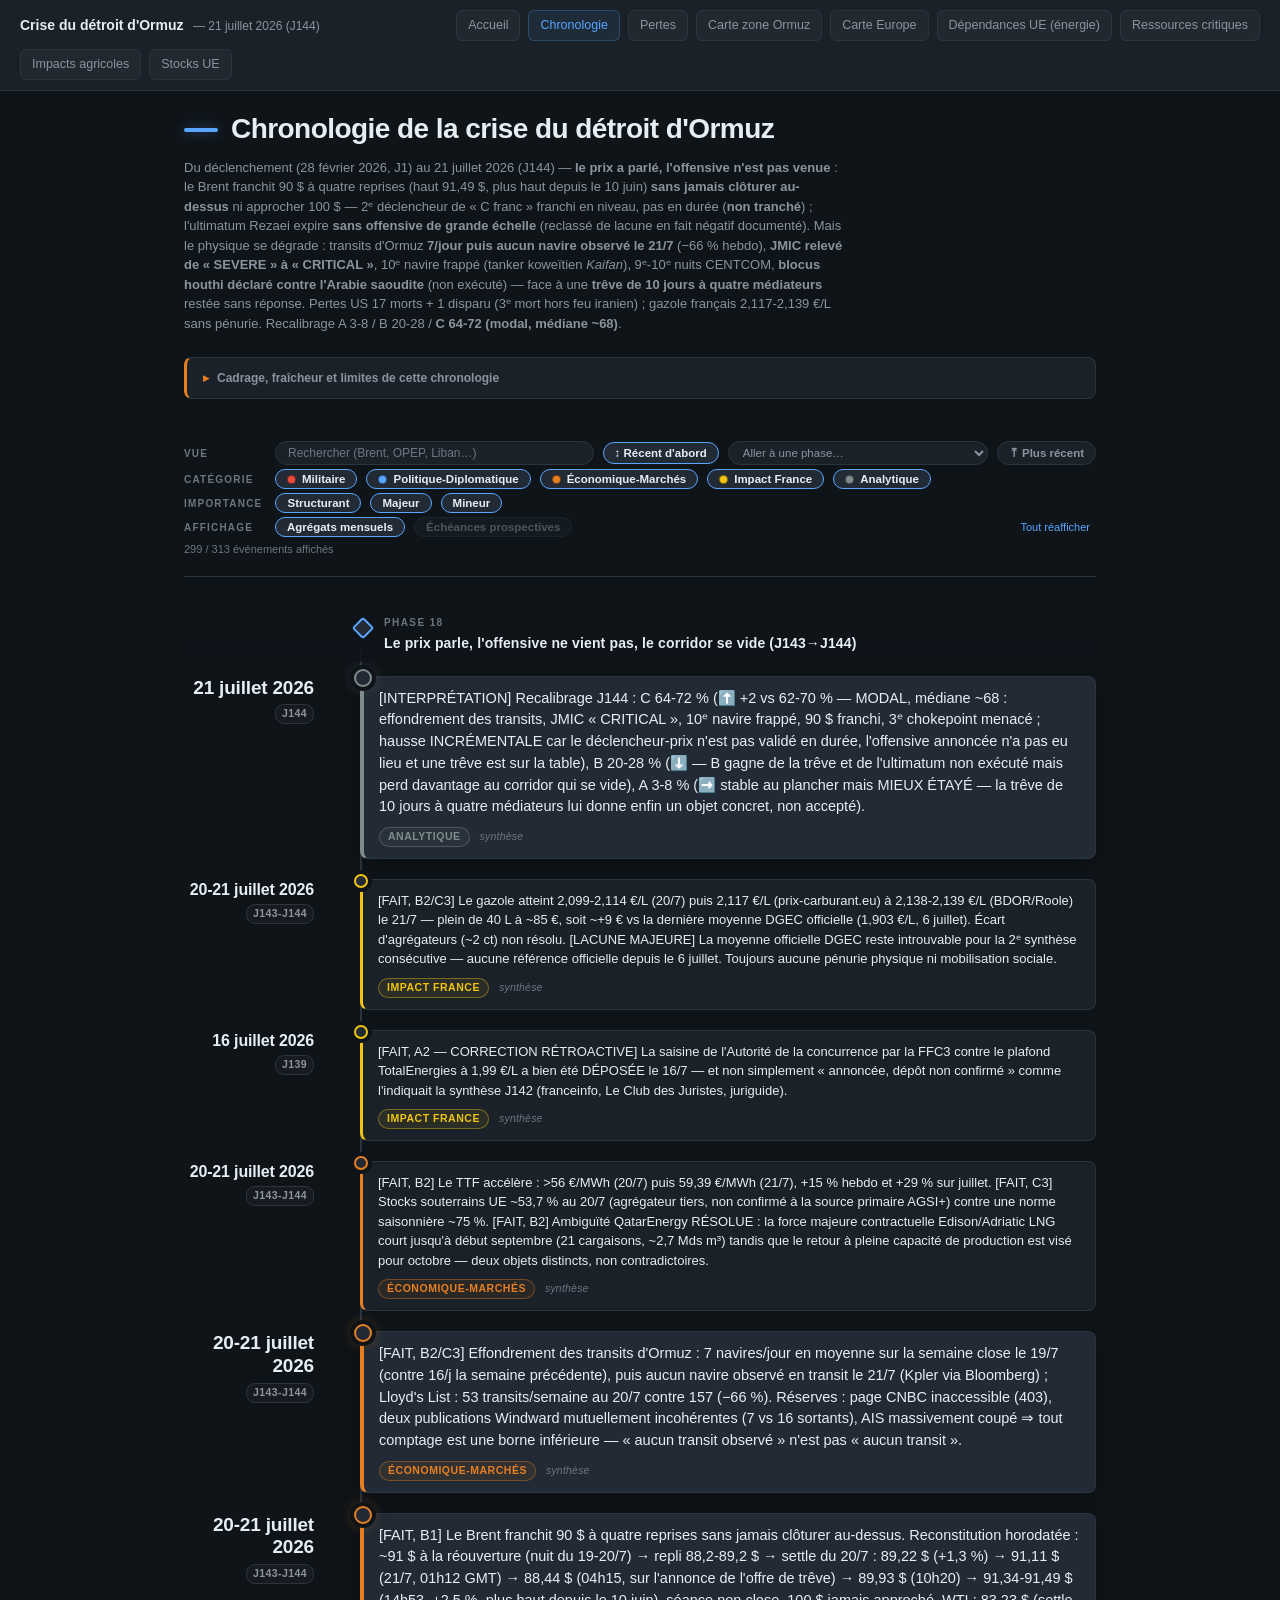
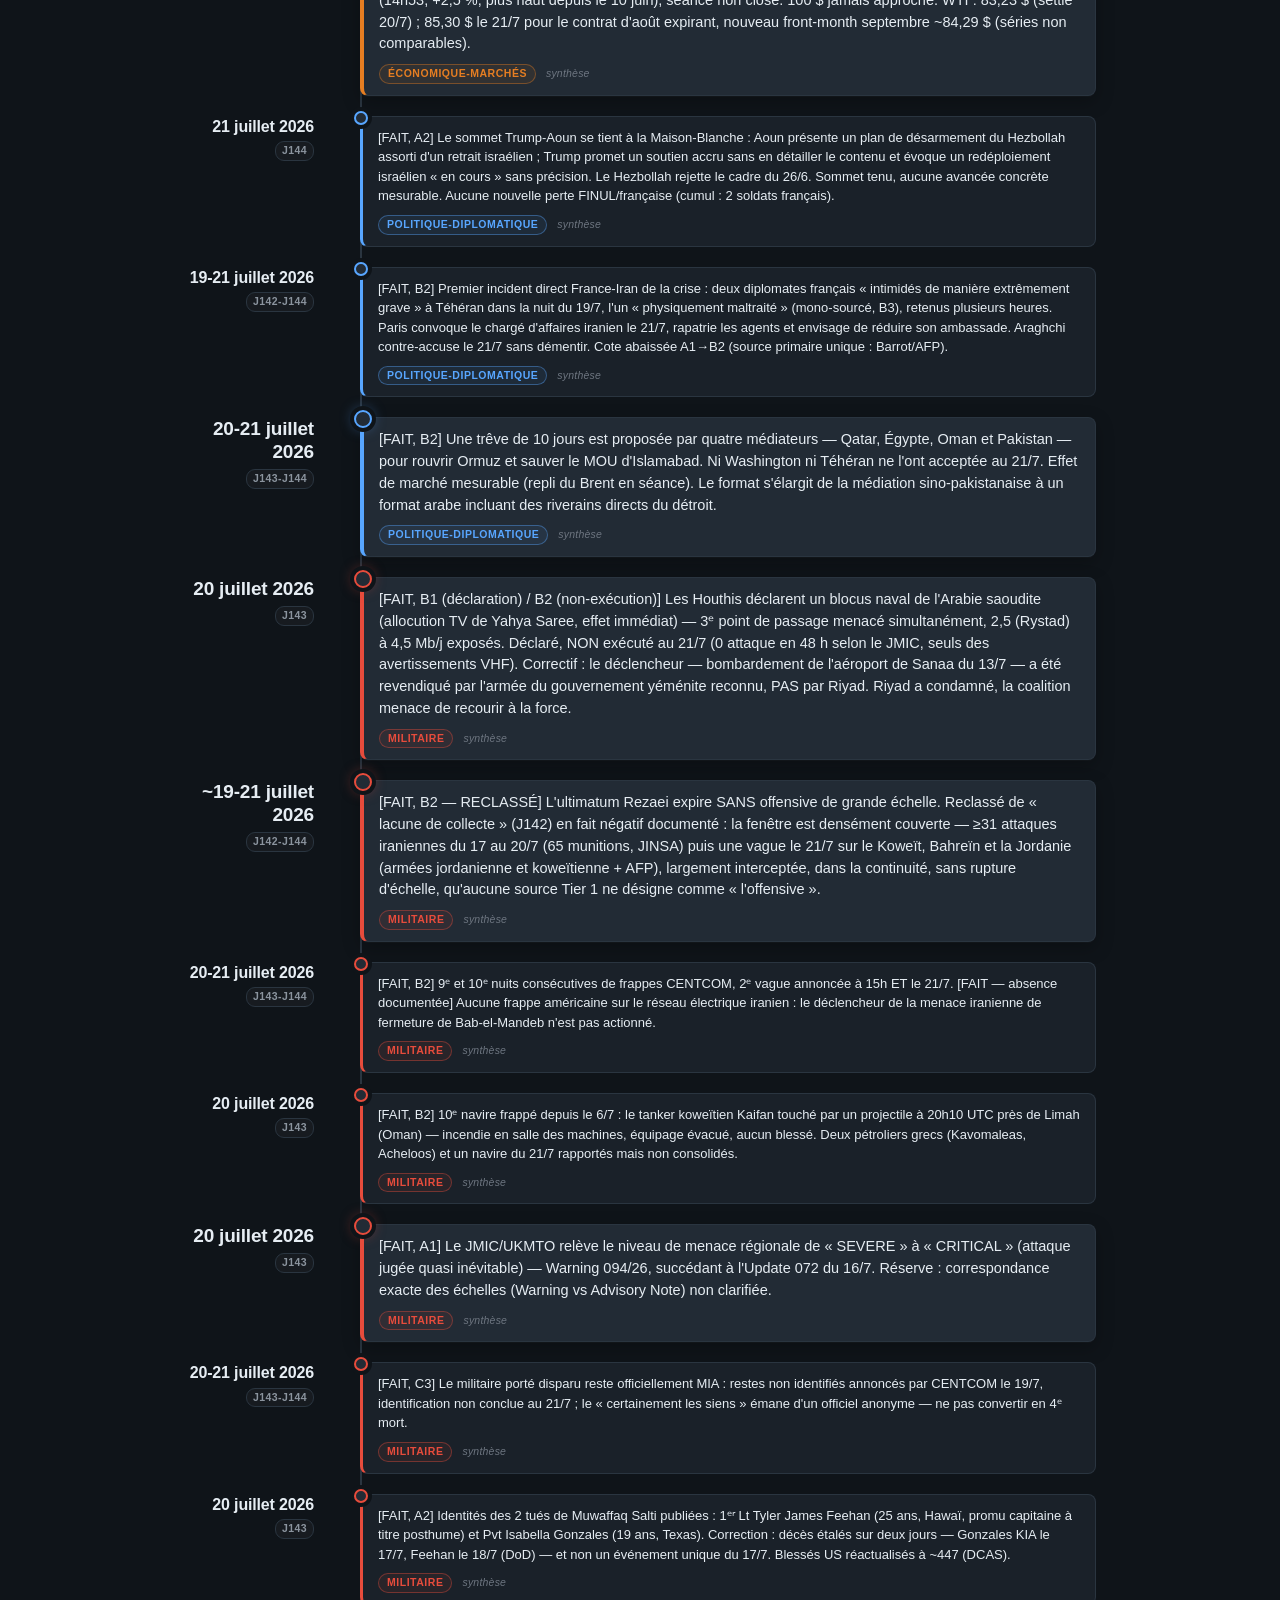
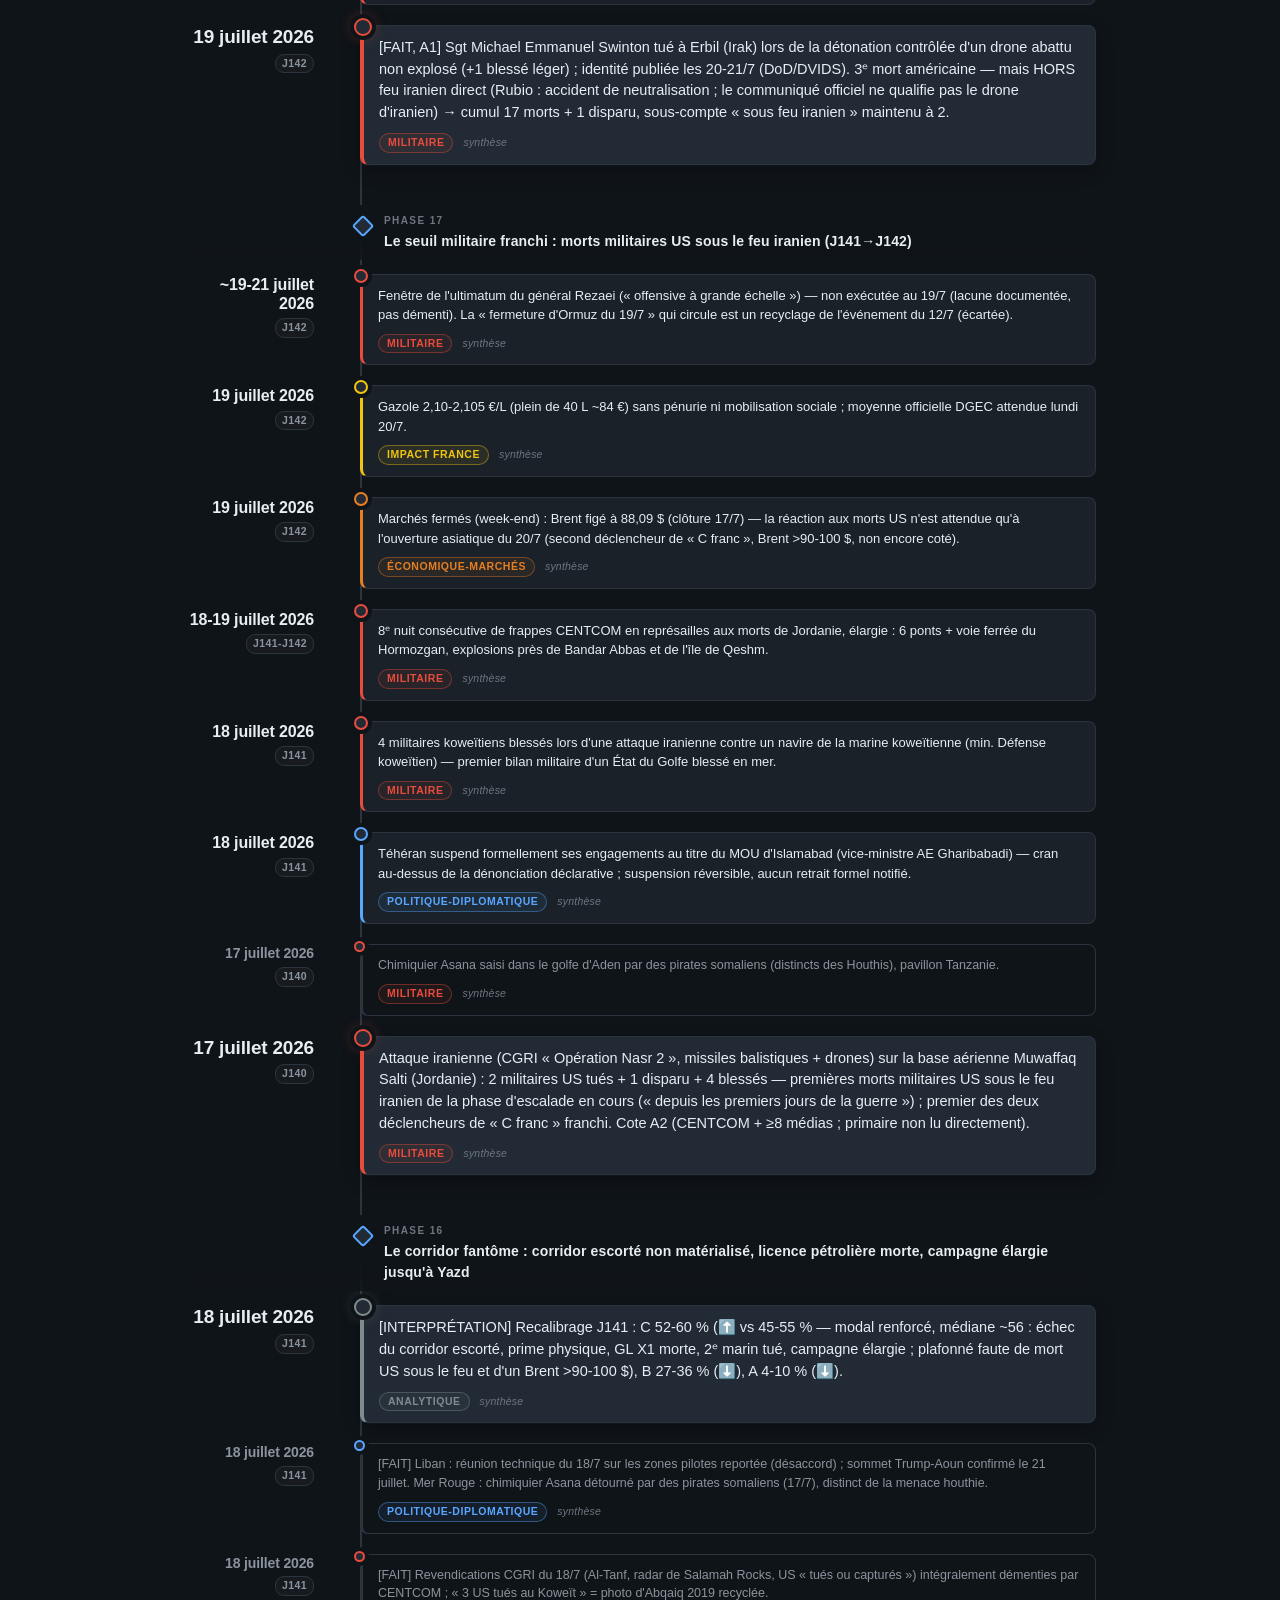
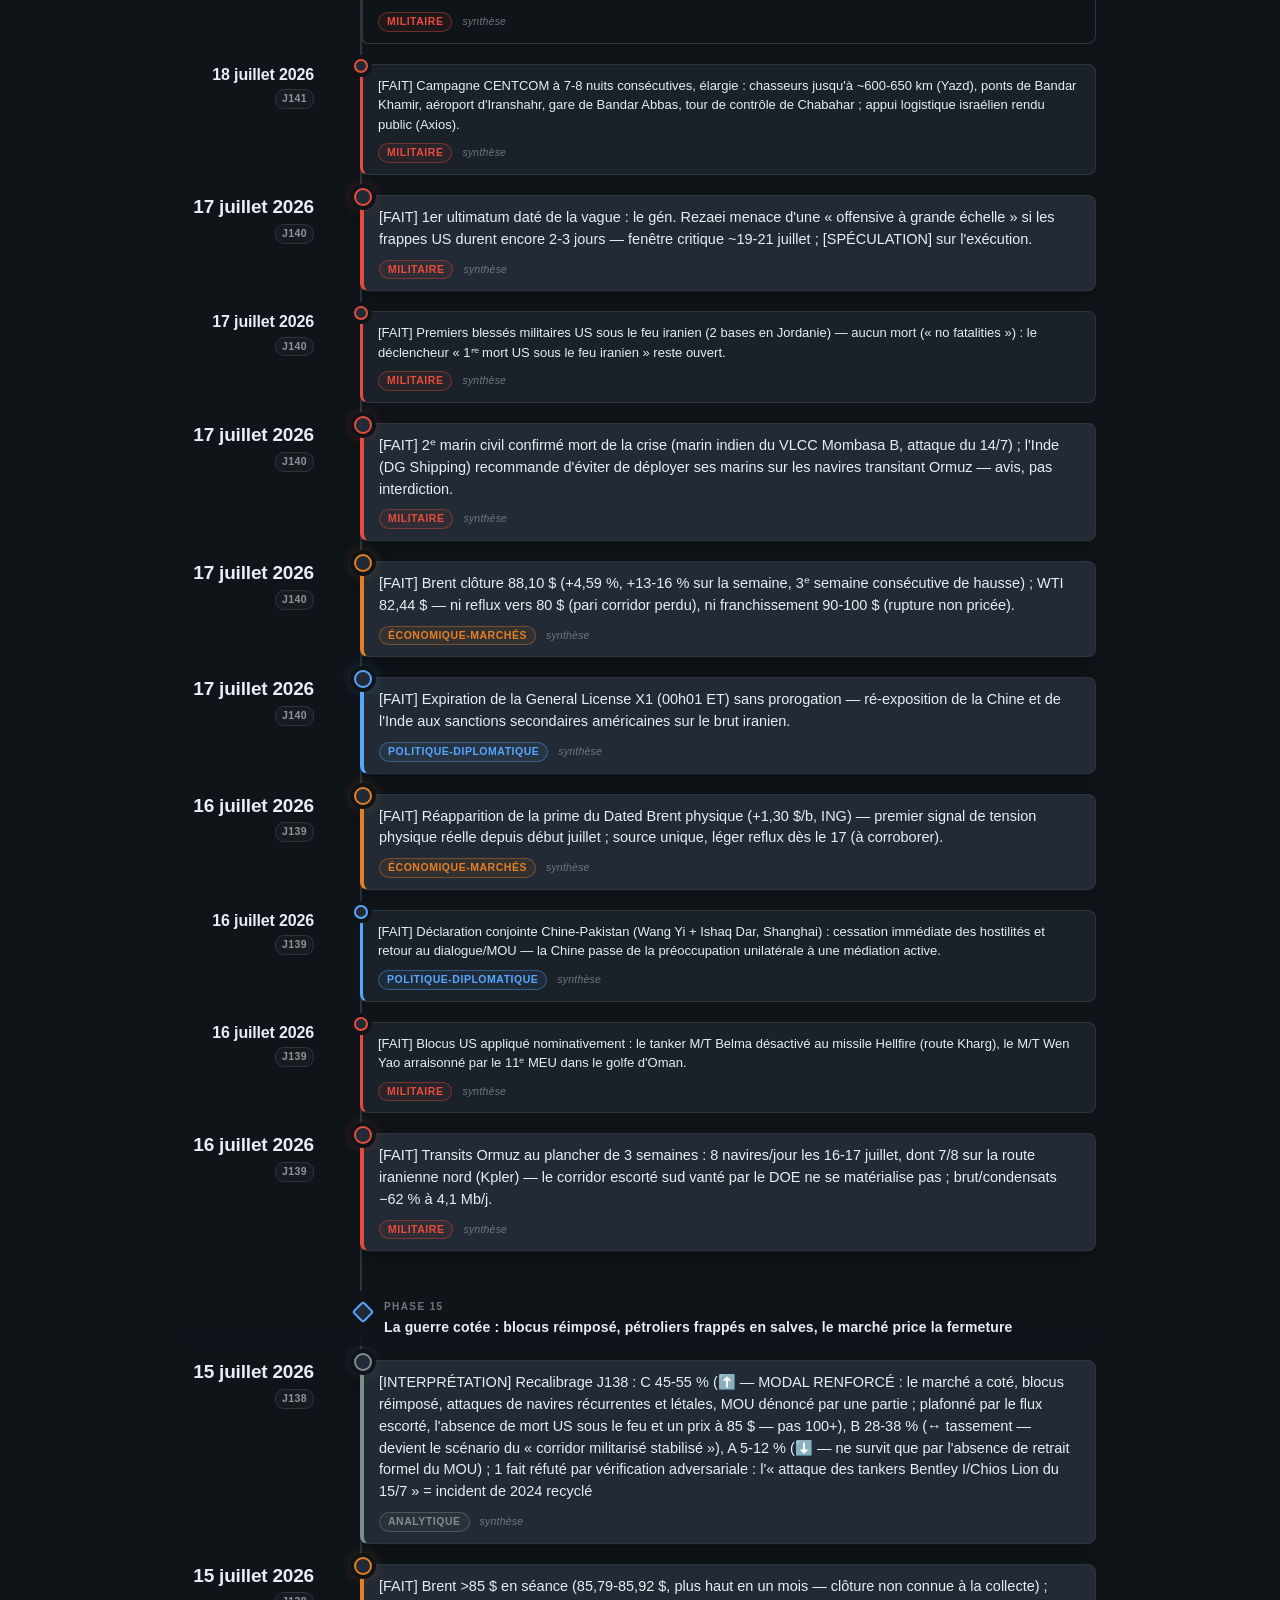
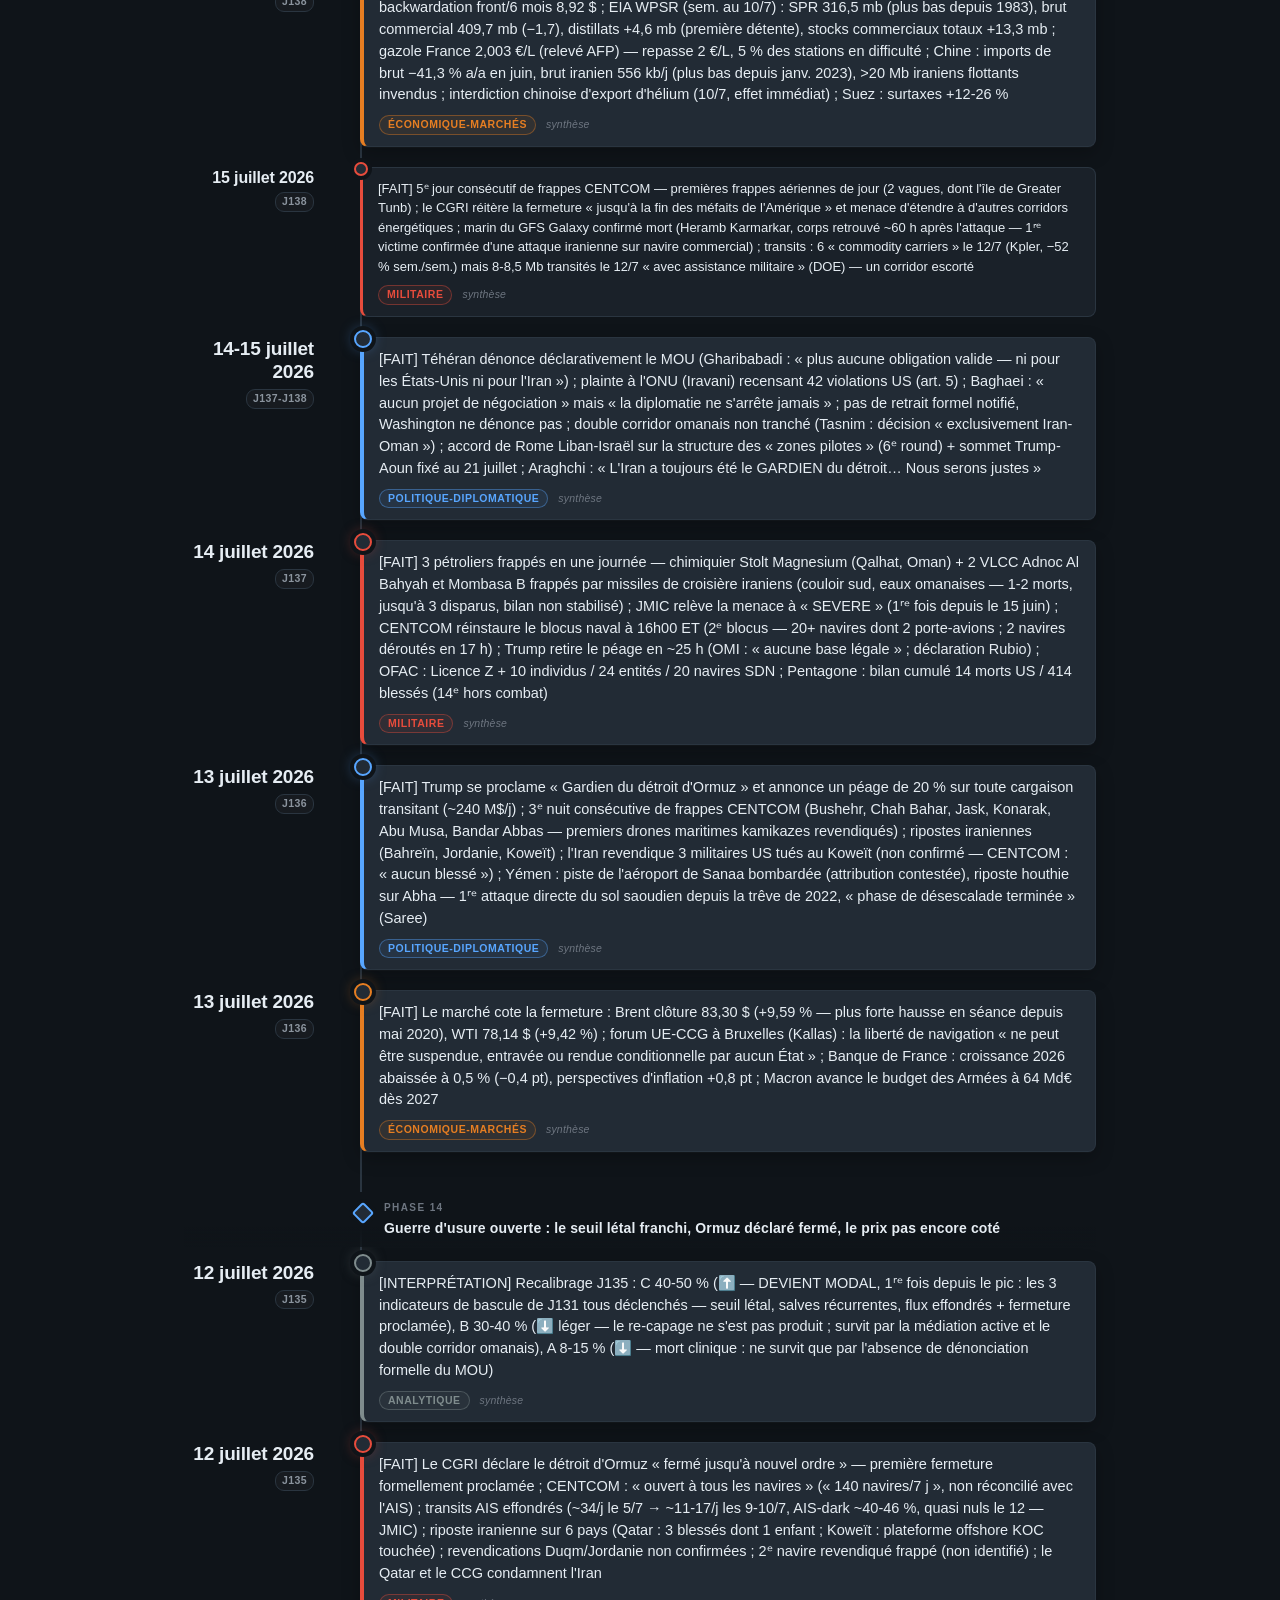
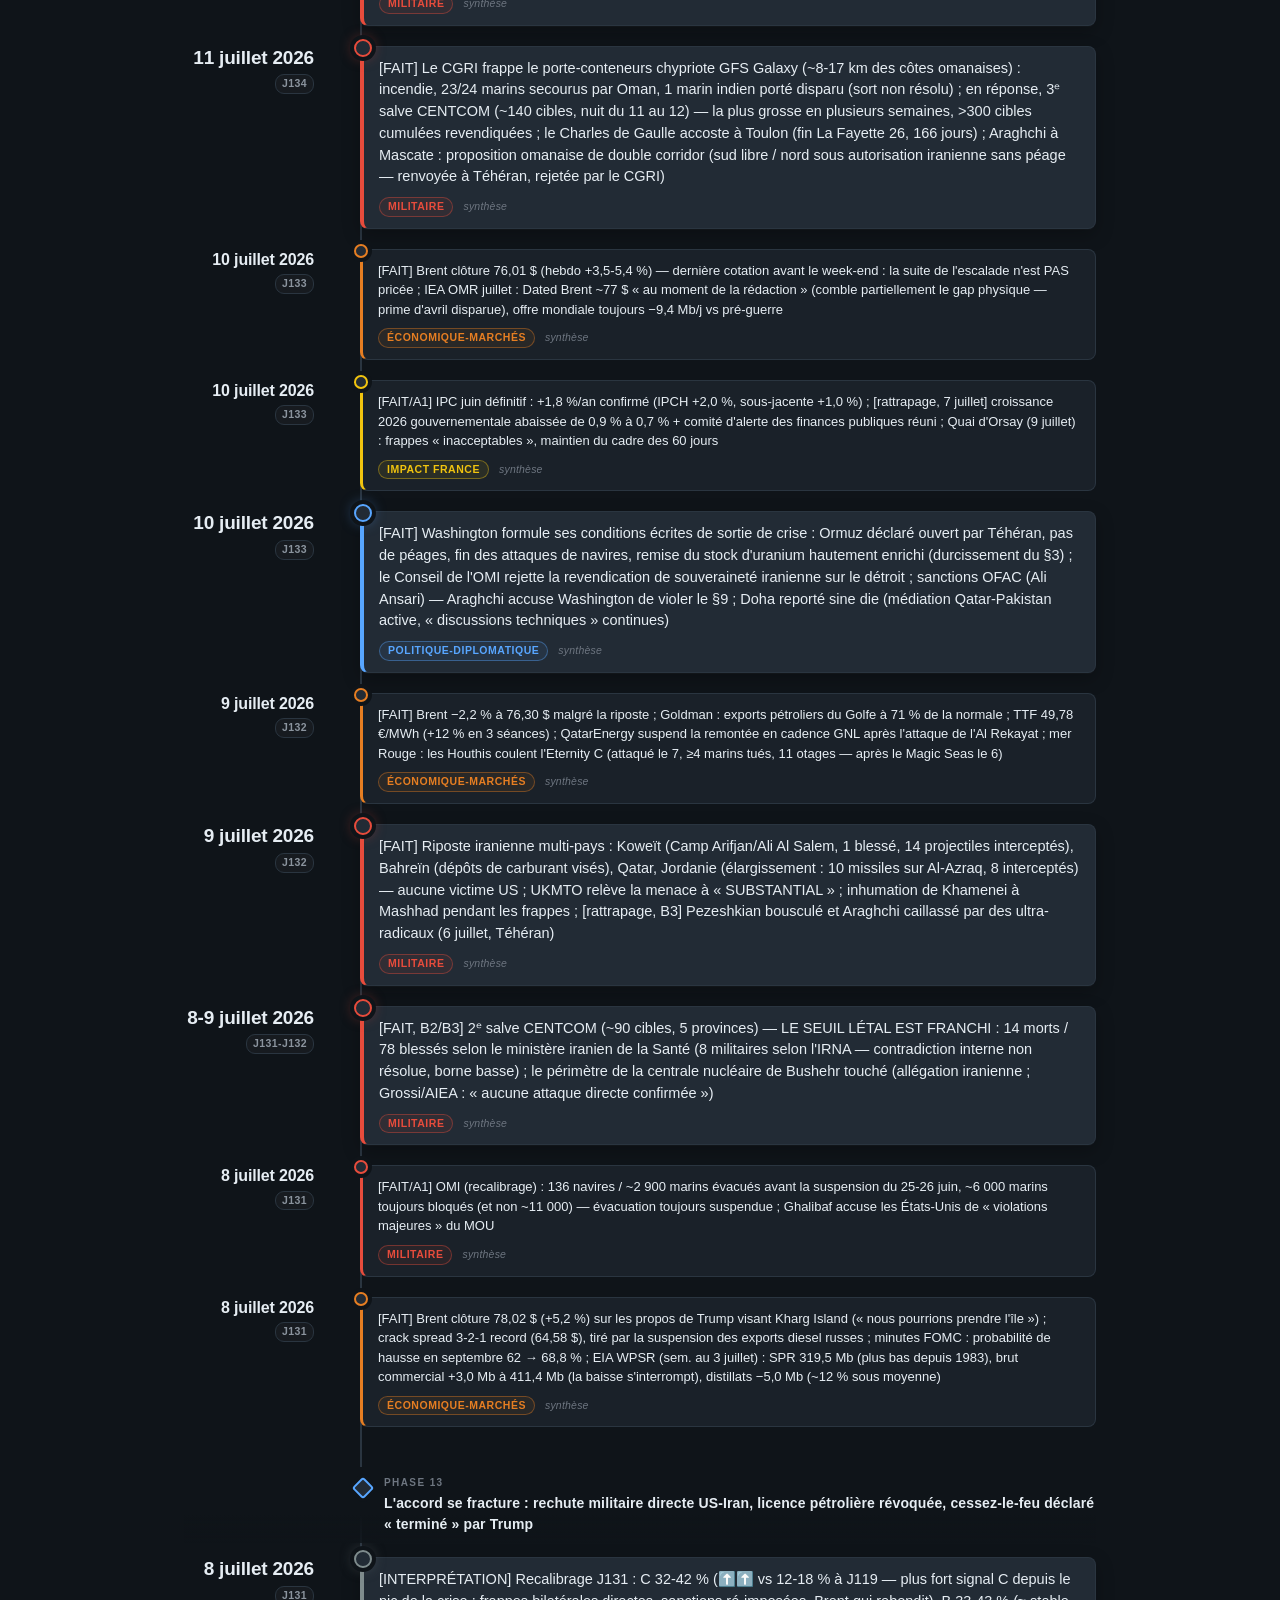
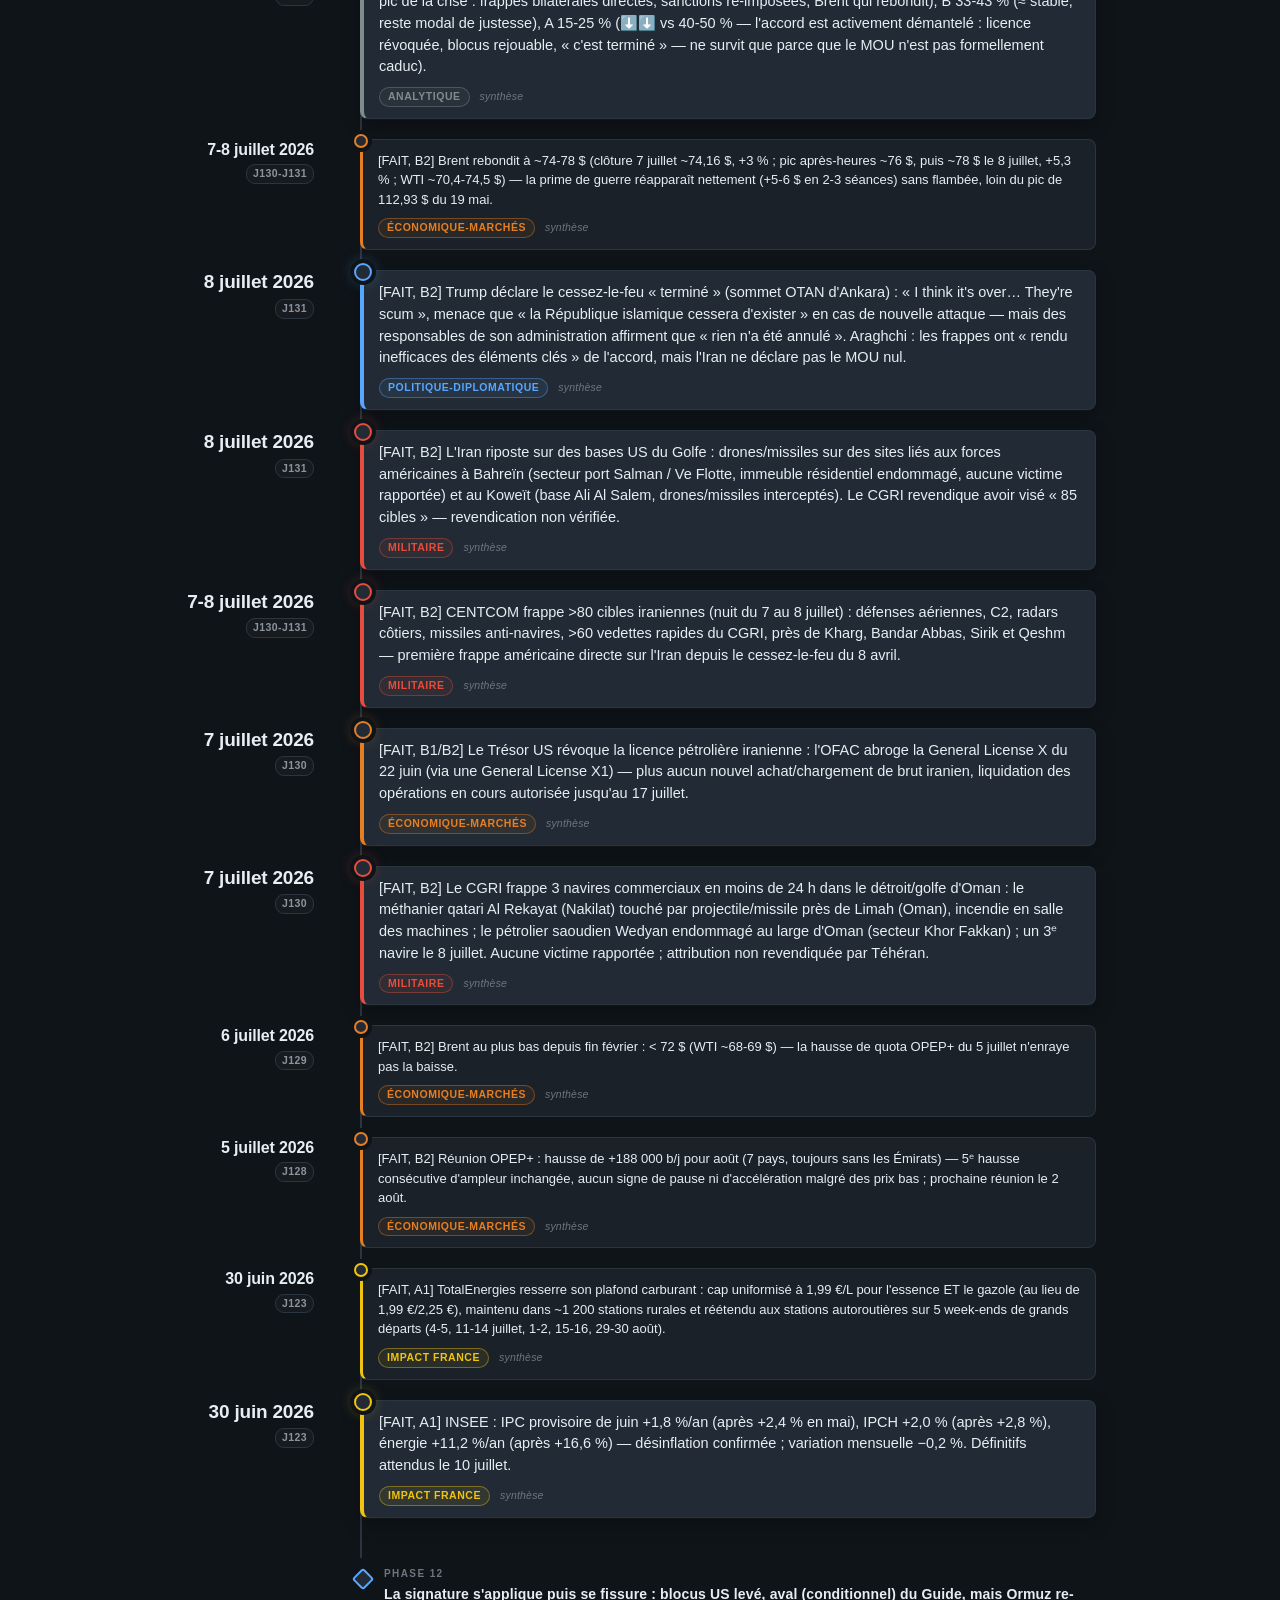
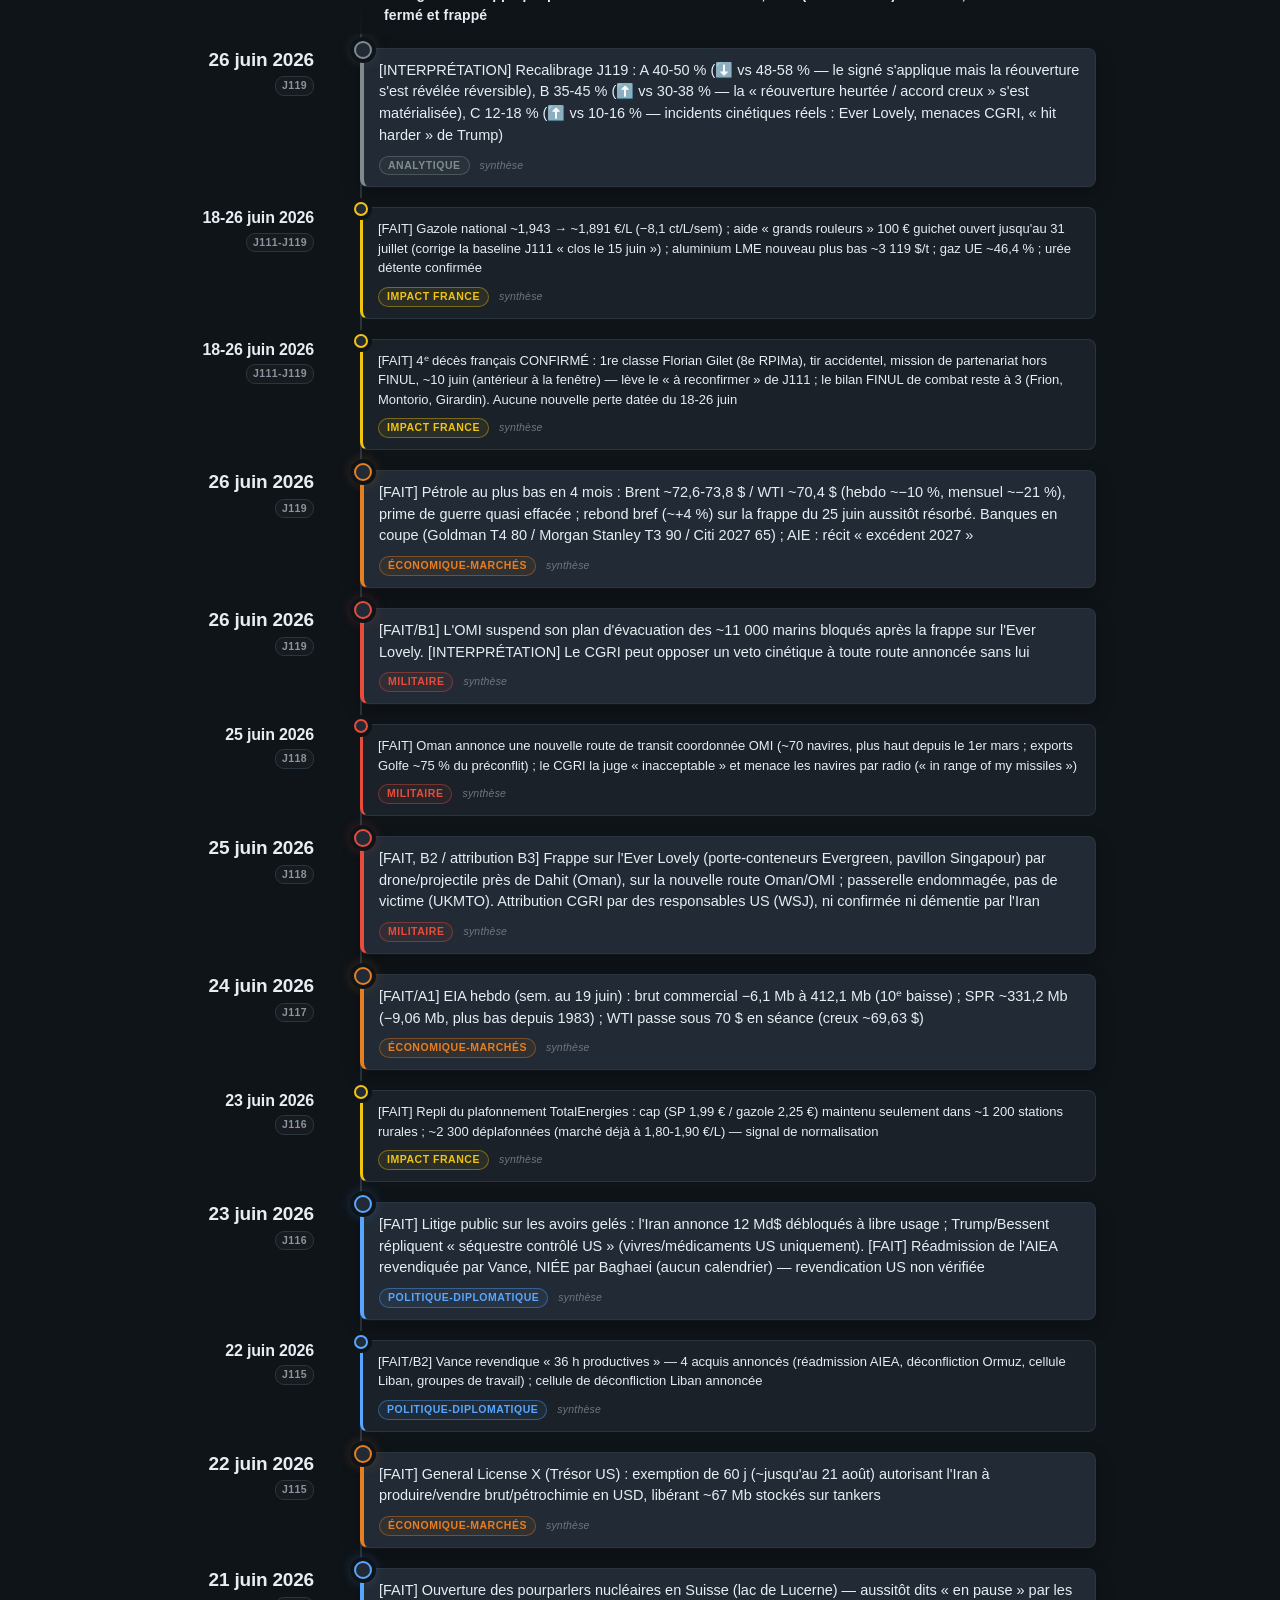
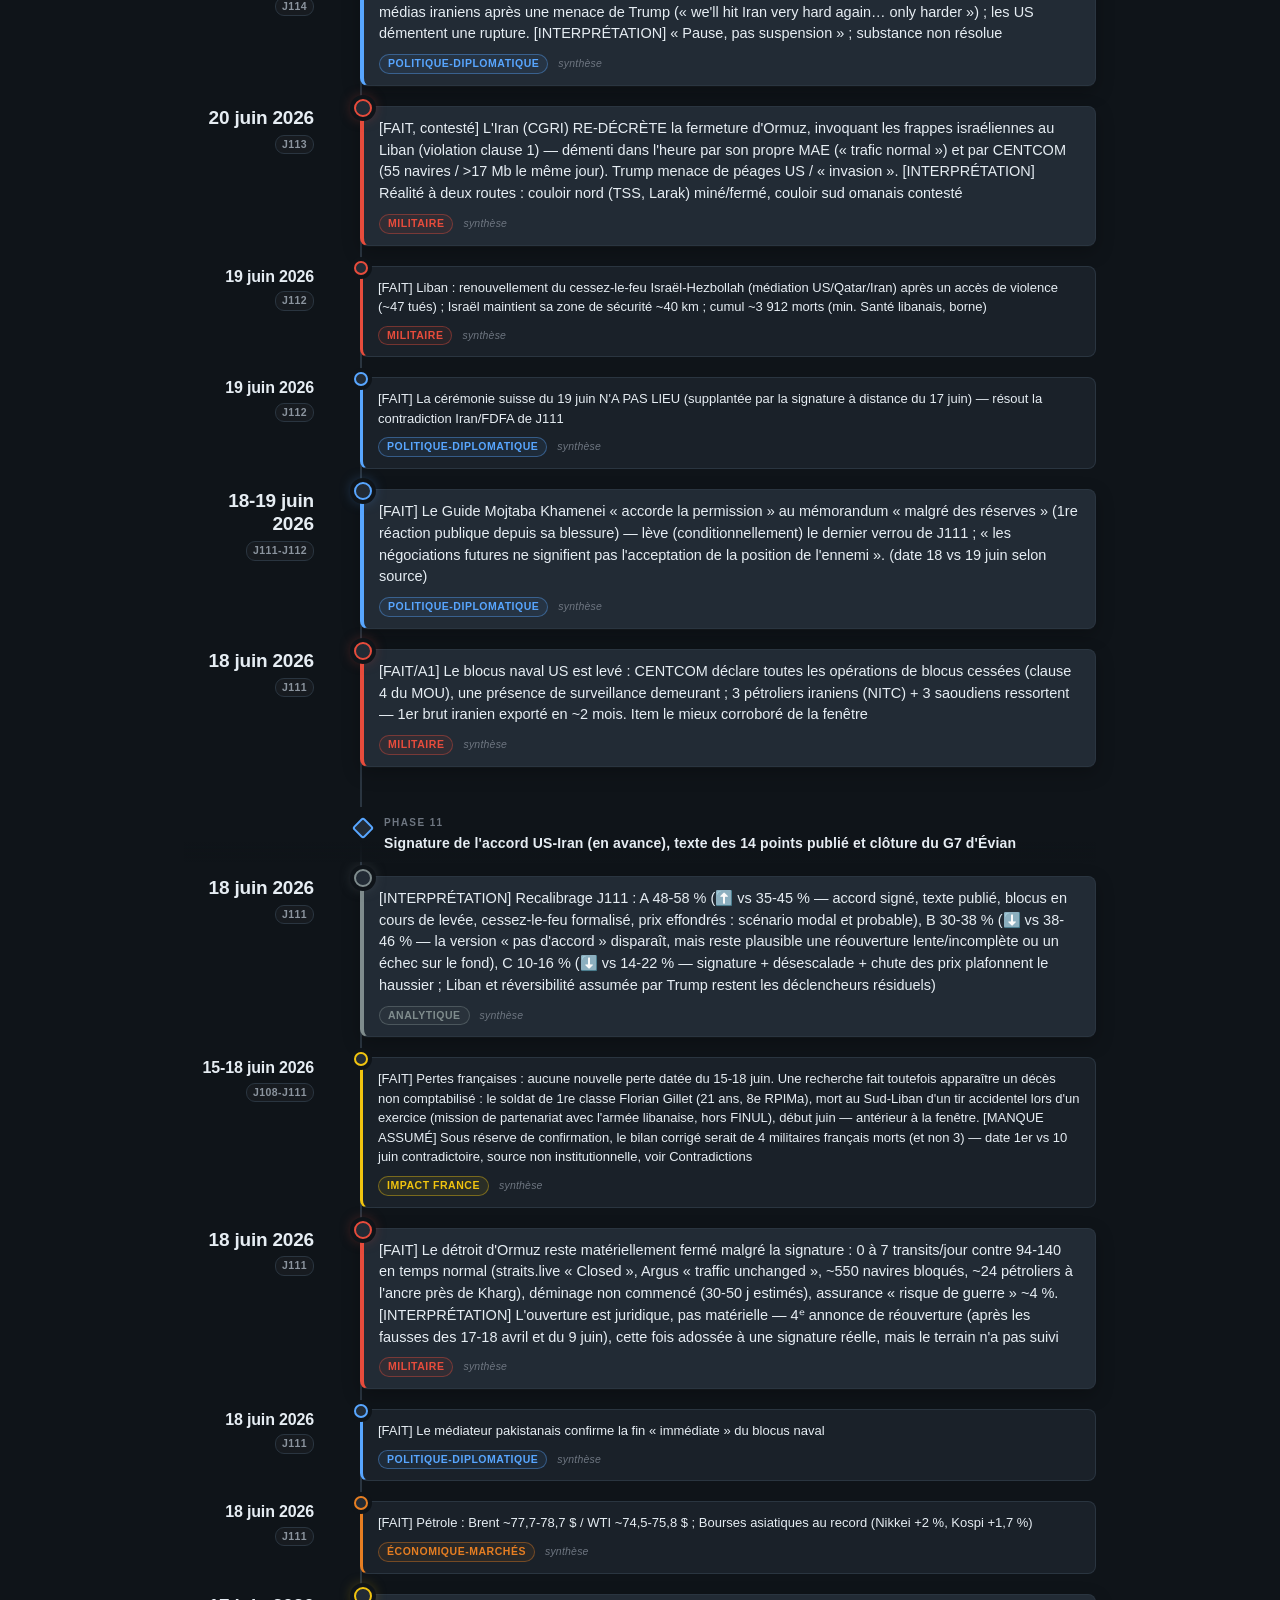
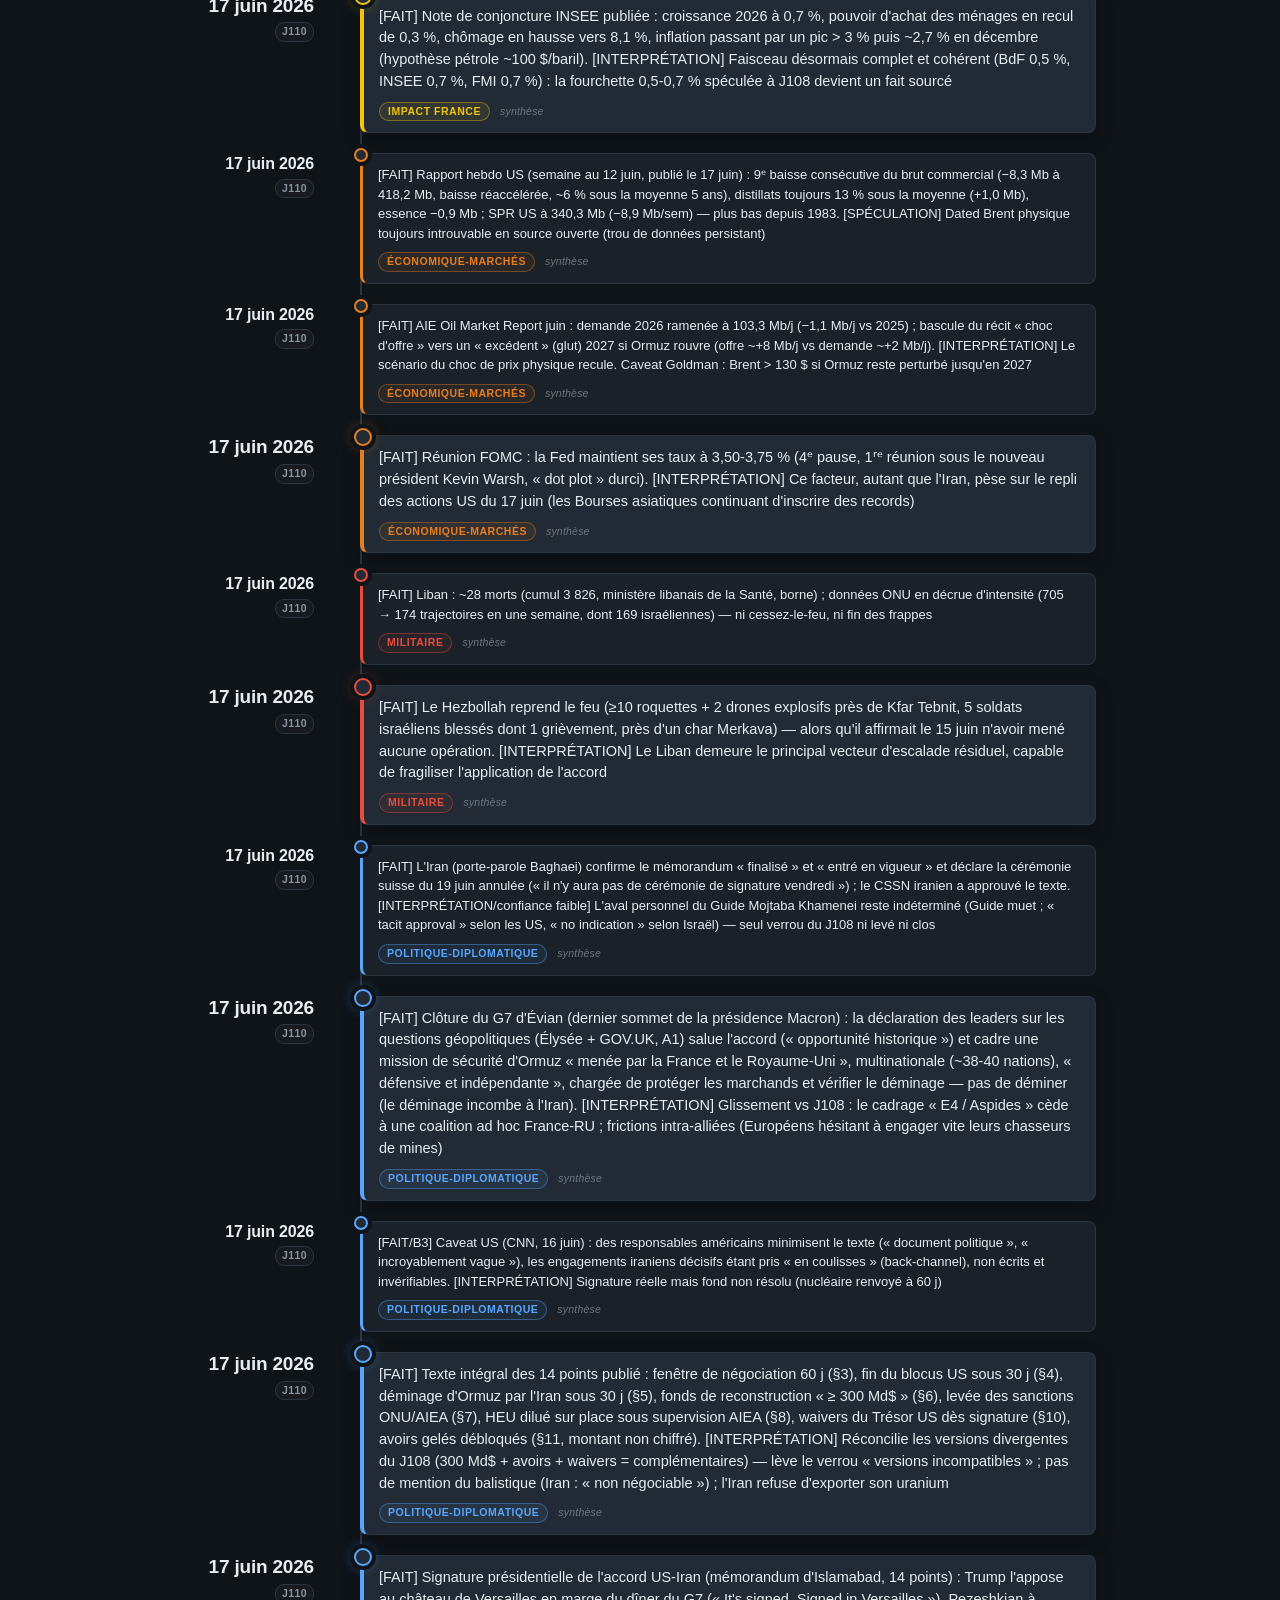
<file: app/chronologie.html>
<!DOCTYPE html>
<html lang="fr">
<head>
<meta charset="UTF-8">
<meta name="viewport" content="width=device-width, initial-scale=1.0">
<title>Chronologie — Crise du détroit d'Ormuz (21 juillet 2026 / J144)</title>
<meta name="description" content="Chronologie interactive et cotée de la crise du détroit d'Ormuz depuis le 28 février 2026 : événements militaires, diplomatiques, marchés et impact France, filtrables par catégorie.">
<meta name="robots" content="index, follow">
<meta name="theme-color" content="#0d1117">
<link rel="canonical" href="https://mboix.github.io/ormuz-monitoring/app/chronologie.html">
<meta property="og:type" content="website">
<meta property="og:locale" content="fr_FR">
<meta property="og:site_name" content="Observatoire de la crise du détroit d'Ormuz">
<meta property="og:title" content="Chronologie de la crise du détroit d'Ormuz">
<meta property="og:description" content="Chronologie interactive et cotée de la crise du détroit d'Ormuz depuis le 28 février 2026 : événements militaires, diplomatiques, marchés et impact France, filtrables par catégorie.">
<meta property="og:url" content="https://mboix.github.io/ormuz-monitoring/app/chronologie.html">
<meta name="twitter:card" content="summary">
<link rel="stylesheet" href="styles_common.css">
<style>
/* === Surcharges propres a la Chronologie (le theme vient de styles_common.css) === */

/* Hauteur de topbar exposee en variable pour caler les en-tetes de phase sticky.
   Recalculee en JS selon la hauteur reelle (la topbar wrap en mobile). */
:root { --topbar-h: 44px; --rail: 152px; --spine-x: 176px; }

/* Largeur editoriale : on resserre la colonne (styles_common impose 1400px) */
.page.chrono { max-width: 960px; }

/* Titre editorial (h1 plus grand que la convention 22px, applique avec coherence) */
.page.chrono h1 {
  font-size: 28px; font-weight: 700; letter-spacing: -0.02em; line-height: 1.15;
  margin: 0 0 8px;
}
.page.chrono h1 .accent-bar {
  display: inline-block; width: 34px; height: 4px; background: var(--accent);
  border-radius: 2px; vertical-align: middle; margin-right: 13px;
  box-shadow: 0 0 12px rgba(88,166,255,0.4);
}
.page.chrono .subtitle { max-width: 660px; }

/* === Barre de progression du defilement === */
.scroll-progress {
  position: fixed; top: 0; left: 0; height: 2px; width: 0%;
  background: linear-gradient(90deg, var(--accent), #79c0ff);
  z-index: 200; transition: width 0.08s linear;
  box-shadow: 0 0 8px rgba(88,166,255,0.5);
}
@media (prefers-reduced-motion: reduce) { .scroll-progress { transition: none; } }

/* === Panneau de cadrage repliable === */
.frame-note {
  margin: 18px 0 26px; background: var(--panel); border: 1px solid var(--border);
  border-left: 3px solid var(--orange); border-radius: 8px;
}
.frame-note > summary {
  cursor: pointer; list-style: none; padding: 11px 16px;
  font-size: 12px; font-weight: 600; color: var(--text-dim);
  display: flex; align-items: center; gap: 8px;
}
.frame-note > summary::-webkit-details-marker { display: none; }
.frame-note > summary::before {
  content: "▸"; color: var(--orange); transition: transform 0.15s; display: inline-block;
}
.frame-note[open] > summary::before { transform: rotate(90deg); }
.frame-note .fn-body { padding: 0 16px 14px 16px; font-size: 12px; color: var(--text-dim); line-height: 1.6; }
.frame-note .fn-body p { margin: 6px 0; }
.frame-note .fn-body a { color: var(--accent); text-decoration: none; }
.frame-note .fn-body a:hover { text-decoration: underline; }

/* === Barre de filtres === */
.filters {
  position: sticky; top: var(--topbar-h); z-index: 40;
  background: var(--bg); padding: 12px 0 14px; margin-bottom: 8px;
  border-bottom: 1px solid var(--border);
}
.filter-group { display: flex; gap: 8px 9px; flex-wrap: wrap; align-items: center; margin: 4px 0; }
.filter-group .fg-label {
  font-size: 10px; font-weight: 700; letter-spacing: 0.12em; text-transform: uppercase;
  color: var(--text-faint); margin-right: 4px; min-width: 78px;
}
.chip {
  font-size: 11.5px; font-weight: 600; color: var(--text-dim);
  background: var(--panel); border: 1px solid var(--border); border-radius: 14px;
  padding: 3px 11px; cursor: pointer; transition: all 0.12s;
  display: inline-flex; align-items: center; gap: 6px; user-select: none;
}
.chip:hover { color: var(--text); border-color: var(--accent); }
.chip .chip-dot { width: 9px; height: 9px; border-radius: 50%; border: 1px solid rgba(0,0,0,0.45); }
.chip[aria-pressed="true"] { color: var(--text); background: var(--panel-2); border-color: var(--accent); }
.chip[aria-pressed="false"] { opacity: 0.5; }
.chip.cat-Militaire .chip-dot { background: var(--red); }
.chip.cat-Politique-Diplomatique .chip-dot { background: var(--accent); }
.chip.cat-Économique-Marchés .chip-dot { background: var(--orange); }
.chip.cat-Impact-France .chip-dot { background: var(--yellow); }
.chip.cat-Analytique .chip-dot { background: var(--grey); }
.filter-reset {
  font-size: 11px; color: var(--accent); background: none; border: none; cursor: pointer;
  padding: 3px 6px; margin-left: auto;
}
.filter-reset:hover { text-decoration: underline; }
.filter-count { font-size: 11px; color: var(--text-faint); font-variant-numeric: tabular-nums; }
/* Bouton de repli des filtres — mobile uniquement */
#filtersToggle { display: none; }

/* === Outils : recherche, tri, navigation par phase === */
.searchbox {
  font-size: 12px; color: var(--text); background: var(--panel);
  border: 1px solid var(--border); border-radius: 14px; padding: 4px 12px;
  min-width: 190px; flex: 1 1 220px; max-width: 340px; outline: none; transition: border-color 0.12s;
}
.searchbox::placeholder { color: var(--text-faint); }
.searchbox:focus { border-color: var(--accent); }
.toolbtn {
  font-size: 11.5px; font-weight: 600; color: var(--text-dim);
  background: var(--panel); border: 1px solid var(--border); border-radius: 14px;
  padding: 4px 11px; cursor: pointer; transition: all 0.12s;
  display: inline-flex; align-items: center; gap: 6px; user-select: none;
}
.toolbtn:hover { color: var(--text); border-color: var(--accent); }
.toolbtn[aria-pressed="true"] { color: var(--text); background: var(--panel-2); border-color: var(--accent); }
.phasenav {
  font-size: 11.5px; color: var(--text-dim); background: var(--panel);
  border: 1px solid var(--border); border-radius: 14px; padding: 4px 10px;
  cursor: pointer; max-width: 260px; outline: none;
}
.phasenav:focus { border-color: var(--accent); }

/* === Legende === */
.legend.chrono { margin: 16px 0 4px; }
.legend.chrono .dot.cat-Militaire { background: var(--red); }
.legend.chrono .dot.cat-Politique-Diplomatique { background: var(--accent); }
.legend.chrono .dot.cat-Économique-Marchés { background: var(--orange); }
.legend.chrono .dot.cat-Impact-France { background: var(--yellow); }
.legend.chrono .dot.cat-Analytique { background: var(--grey); }

/* === Le rail (spine) === */
.timeline { position: relative; }
.timeline::before {
  content: ""; position: absolute; top: 0; bottom: 0;
  left: var(--spine-x); width: 2px;
  background: linear-gradient(180deg, transparent 0, var(--border) 24px, var(--border) calc(100% - 60px), transparent 100%);
  z-index: 0;
}

/* === En-tete de phase (sticky, ancrable) === */
.phase {
  position: sticky; top: calc(var(--topbar-h) + var(--filters-h, 96px) + 4px); z-index: 30;
  margin: 30px 0 4px; padding: 8px 0 8px var(--spine-x);
  scroll-margin-top: calc(var(--topbar-h) + var(--filters-h, 96px) + 16px);
  background: linear-gradient(180deg, var(--bg) 62%, rgba(15,20,25,0.82) 100%);
}
.phase-inner { padding-left: 24px; }
.phase .ph-kicker {
  font-size: 10px; font-weight: 700; letter-spacing: 0.14em; text-transform: uppercase;
  color: var(--text-faint); margin-bottom: 3px;
}
.phase .ph-title { font-size: 14px; font-weight: 600; color: var(--text); letter-spacing: 0.01em; }
.phase::after {
  content: ""; position: absolute; left: calc(var(--spine-x) - 5px); top: 13px;
  width: 12px; height: 12px; border-radius: 3px;
  background: var(--panel-2); border: 2px solid var(--accent);
  transform: rotate(45deg); box-shadow: 0 0 0 4px var(--bg); z-index: 31;
}

/* === Diviseur de segment (monthly / future) === */
.segment-divider { position: relative; margin: 40px 0 8px; padding-left: var(--spine-x); z-index: 20; }
.segment-divider .sd-label {
  margin-left: 24px; display: inline-block;
  font-size: 10px; font-weight: 700; letter-spacing: 0.16em; text-transform: uppercase;
  color: var(--text-faint); padding: 4px 12px; border: 1px dashed var(--border);
  border-radius: 14px; background: var(--bg);
}
.segment-divider::before {
  content: ""; position: absolute; left: calc(var(--spine-x) - 5px); top: 4px;
  width: 12px; height: 12px; border-radius: 50%;
  border: 2px dashed var(--text-faint); background: var(--bg);
  box-shadow: 0 0 0 4px var(--bg); z-index: 21;
}

/* === Entree d'evenement === */
.entry {
  position: relative; display: grid;
  grid-template-columns: var(--rail) 1fr; gap: 0; padding: 10px 0;
}
.entry .when { text-align: right; padding-right: 22px; padding-top: 1px; position: relative; }
.entry .date {
  display: block;
  font-size: 16px; font-weight: 700; color: var(--text); letter-spacing: -0.01em;
  font-variant-numeric: tabular-nums; line-height: 1.2;
}
.entry .jday {
  display: inline-block; margin-top: 5px;
  font-size: 10.5px; font-weight: 600; letter-spacing: 0.04em;
  color: var(--text-dim); font-variant-numeric: tabular-nums;
  background: rgba(255,255,255,0.03); border: 1px solid var(--border);
  padding: 1px 6px; border-radius: 9px;
}
.entry .node {
  position: absolute; left: calc(var(--spine-x) - 6px);
  top: 5px; width: 14px; height: 14px; border-radius: 50%;
  background: var(--panel-2); border: 2px solid var(--grey);
  box-shadow: 0 0 0 4px var(--bg); z-index: 10; transition: transform 0.15s; color: var(--grey);
}
.entry .card-ev {
  margin-left: 24px; background: var(--panel);
  border: 1px solid var(--border); border-left: 3px solid var(--grey);
  border-radius: 8px; padding: 11px 15px;
  transition: border-color 0.15s, transform 0.15s, background 0.15s;
}
.entry .card-ev:hover { transform: translateX(2px); background: var(--panel-2); }
.entry .event-text { font-size: 13px; color: var(--text); line-height: 1.5; }
.entry .note {
  margin-top: 8px; padding: 6px 10px; font-size: 11.5px; color: var(--text-dim);
  background: rgba(241,196,15,0.06); border-left: 2px solid var(--yellow); border-radius: 3px;
}
.entry .meta {
  margin-top: 9px; display: flex; align-items: center; gap: 10px; flex-wrap: wrap; font-size: 10.5px;
}
.entry .cat-tag {
  font-weight: 700; text-transform: uppercase; letter-spacing: 0.05em;
  padding: 1px 8px; border-radius: 10px; border: 1px solid;
}
.entry .sources { color: var(--text-faint); font-style: italic; letter-spacing: 0.02em; }

/* === Coloration par categorie === */
.entry[data-cat="Militaire"] .node { border-color: var(--red); color: var(--red); }
.entry[data-cat="Militaire"] .card-ev { border-left-color: var(--red); }
.entry[data-cat="Militaire"] .cat-tag { color: var(--red); border-color: rgba(231,76,60,0.4); background: rgba(231,76,60,0.08); }

.entry[data-cat="Politique-Diplomatique"] .node { border-color: var(--accent); color: var(--accent); }
.entry[data-cat="Politique-Diplomatique"] .card-ev { border-left-color: var(--accent); }
.entry[data-cat="Politique-Diplomatique"] .cat-tag { color: var(--accent); border-color: rgba(88,166,255,0.4); background: rgba(88,166,255,0.08); }

.entry[data-cat="Économique-Marchés"] .node { border-color: var(--orange); color: var(--orange); }
.entry[data-cat="Économique-Marchés"] .card-ev { border-left-color: var(--orange); }
.entry[data-cat="Économique-Marchés"] .cat-tag { color: var(--orange); border-color: rgba(230,126,34,0.4); background: rgba(230,126,34,0.08); }

.entry[data-cat="Impact France"] .node { border-color: var(--yellow); color: var(--yellow); }
.entry[data-cat="Impact France"] .card-ev { border-left-color: var(--yellow); }
.entry[data-cat="Impact France"] .cat-tag { color: var(--yellow); border-color: rgba(241,196,15,0.4); background: rgba(241,196,15,0.08); }

.entry[data-cat="Analytique"] .node { border-color: var(--grey); color: var(--grey); }
.entry[data-cat="Analytique"] .card-ev { border-left-color: var(--grey); }
.entry[data-cat="Analytique"] .cat-tag { color: var(--grey); border-color: rgba(127,140,141,0.4); background: rgba(127,140,141,0.08); }

/* === Hierarchie par importance === */
.entry[data-imp="structurant"] .node { width: 18px; height: 18px; top: 3px; }
.entry[data-imp="structurant"] .date { font-size: 19px; }
.entry[data-imp="structurant"] .card-ev {
  border-left-width: 4px; background: var(--panel-2);
  box-shadow: 0 1px 0 rgba(255,255,255,0.02), 0 6px 18px rgba(0,0,0,0.25);
}
.entry[data-imp="structurant"] .event-text { font-size: 14.5px; font-weight: 500; }
.entry[data-imp="structurant"][data-cat="Militaire"] .node { box-shadow: 0 0 0 4px var(--bg), 0 0 14px rgba(231,76,60,0.55); }
.entry[data-imp="structurant"][data-cat="Politique-Diplomatique"] .node { box-shadow: 0 0 0 4px var(--bg), 0 0 14px rgba(88,166,255,0.55); }
.entry[data-imp="structurant"][data-cat="Économique-Marchés"] .node { box-shadow: 0 0 0 4px var(--bg), 0 0 14px rgba(230,126,34,0.55); }
.entry[data-imp="structurant"][data-cat="Impact France"] .node { box-shadow: 0 0 0 4px var(--bg), 0 0 14px rgba(241,196,15,0.5); }
.entry[data-imp="structurant"][data-cat="Analytique"] .node { box-shadow: 0 0 0 4px var(--bg), 0 0 14px rgba(127,140,141,0.5); }

/* Mineur : attenue par le liseret et la taille uniquement (pas d'opacity globale, contraste preserve) */
.entry[data-imp="mineur"] .date { font-size: 14px; color: var(--text-dim); }
.entry[data-imp="mineur"] .node { width: 11px; height: 11px; top: 7px; }
.entry[data-imp="mineur"] .card-ev { background: transparent; border-color: var(--border); }
.entry[data-imp="mineur"] .event-text { font-size: 12.5px; color: var(--text-dim); }

/* === Segments monthly / future === */
.entry[data-seg="monthly"] .card-ev {
  background: repeating-linear-gradient(135deg, var(--panel) 0 10px, rgba(34,43,53,0.55) 10px 20px);
}
.entry[data-seg="monthly"] .date { font-style: italic; }
.entry[data-seg="future"] .card-ev { background: transparent; border-style: dashed; border-color: var(--border); }
.entry[data-seg="future"] .node { background: var(--bg); border-style: dashed; }
.entry[data-seg="future"] .date { color: var(--text-dim); }
.entry[data-seg="future"] .event-text { color: var(--text-dim); }
.entry[data-seg="future"] .future-badge {
  display: inline-block; font-size: 9.5px; font-weight: 700; letter-spacing: 0.1em;
  text-transform: uppercase; color: var(--text-faint);
  border: 1px dashed var(--text-faint); border-radius: 9px; padding: 1px 7px; margin-bottom: 8px;
}

/* === Reveal au defilement === */
.js .reveal { opacity: 0; transform: translateY(14px); transition: opacity 0.5s ease, transform 0.5s cubic-bezier(.2,.7,.2,1); }
.js .reveal.is-visible { opacity: 1; transform: translateY(0); }
@media (prefers-reduced-motion: reduce) {
  .js .reveal { opacity: 1 !important; transform: none !important; transition: none; }
}

.empty-state { padding: 40px 24px; text-align: center; color: var(--text-dim); font-size: 13px; }

/* === Responsive : rail colle a gauche, colonne unique === */
@media (max-width: 700px) {
  :root { --rail: 0px; --spine-x: 16px; }
  .timeline::before { left: var(--spine-x); }
  /* Même formule que le desktop : sous la barre de filtres réelle (repliée ou dépliée,
     --filters-h est recalée à chaque bascule) ; fond opaque pour éviter la transparence
     du dégradé sur le contenu qui défile dessous. */
  .phase { top: calc(var(--topbar-h) + var(--filters-h, 60px)); padding-left: var(--spine-x); background: var(--bg); }
  .phase-inner { padding-left: 26px; }
  .phase::after { left: calc(var(--spine-x) - 5px); }
  .filters .fg-label { min-width: 0; }
  .searchbox { min-width: 0; flex: 1 1 140px; max-width: none; }
  .chip { padding: 3px 8px; font-size: 11px; }
  /* Filtres repliés par défaut sur mobile : seuls le bouton et le compteur restent visibles */
  #filtersToggle {
    display: inline-flex; align-items: center; gap: 7px;
    background: var(--panel); color: var(--text-dim);
    border: 1px solid var(--border); border-radius: 14px;
    padding: 6px 12px; font-size: 12px; font-weight: 600; cursor: pointer;
    margin: 2px 0 4px;
  }
  .filters:not(.open) .filter-group { display: none; }
  .filters:not(.open) .filter-group:last-child { display: flex; }

  .entry { grid-template-columns: 1fr; padding: 8px 0; }
  .entry .when { text-align: left; padding: 0 0 6px 0; margin-left: calc(var(--spine-x) + 26px); }
  .entry .date { display: inline; font-size: 15px !important; margin-right: 10px; }
  .entry[data-imp="structurant"] .date { font-size: 16px !important; }
  .entry .jday { margin-top: 0; vertical-align: middle; }
  .entry .node { left: calc(var(--spine-x) - 6px); top: 2px; }
  .entry .card-ev { margin-left: calc(var(--spine-x) + 26px); margin-right: 2px; }
  .entry[data-imp="structurant"] .card-ev { box-shadow: 0 4px 12px rgba(0,0,0,0.25); }
  .segment-divider { padding-left: var(--spine-x); }
  .segment-divider .sd-label { margin-left: 26px; }
}
</style>
</head>
<body>

<div class="scroll-progress" id="scrollProgress"></div>

<site-nav active="chronologie"></site-nav>

<main class="page chrono">
  <h1><span class="accent-bar"></span>Chronologie de la crise du détroit d'Ormuz</h1>
  <p class="subtitle">Du déclenchement (28 février 2026, J1) au 21 juillet 2026 (J144) — <strong>le prix a parlé, l'offensive n'est pas venue</strong> : le Brent franchit 90 $ à quatre reprises (haut 91,49 $, plus haut depuis le 10 juin) <strong>sans jamais clôturer au-dessus</strong> ni approcher 100 $ — 2ᵉ déclencheur de « C franc » franchi en niveau, pas en durée (<strong>non tranché</strong>) ; l'ultimatum Rezaei expire <strong>sans offensive de grande échelle</strong> (reclassé de lacune en fait négatif documenté). Mais le physique se dégrade : transits d'Ormuz <strong>7/jour puis aucun navire observé le 21/7</strong> (−66 % hebdo), <strong>JMIC relevé de « SEVERE » à « CRITICAL »</strong>, 10ᵉ navire frappé (tanker koweïtien <em>Kaifan</em>), 9ᵉ-10ᵉ nuits CENTCOM, <strong>blocus houthi déclaré contre l'Arabie saoudite</strong> (non exécuté) — face à une <strong>trêve de 10 jours à quatre médiateurs</strong> restée sans réponse. Pertes US 17 morts + 1 disparu (3ᵉ mort hors feu iranien) ; gazole français 2,117-2,139 €/L sans pénurie. Recalibrage A 3-8 / B 20-28 / <strong>C 64-72 (modal, médiane ~68)</strong>.</p>

  <details class="frame-note">
    <summary>Cadrage, fraîcheur et limites de cette chronologie</summary>
    <div class="fn-body">
      <p><strong>Instantané daté.</strong> Cette chronologie est figée au 18 juillet 2026 (J141) ; la situation reste évolutive. La <strong>synthèse périodique la plus récente</strong> fait foi sur l'état courant — cette page ne s'y substitue pas.</p>
      <p><strong>J-day reproduits depuis les sources.</strong> Les numéros de jour (J1 = 28 février 2026) reprennent ceux des fichiers analytiques ; certains sont <em>flottants</em> (ex. « J82 / J83 ») ou estimés lorsque les sources divergent — ces écarts sont signalés tels quels, sans arbitrage masqué.</p>
      <p><strong>Document source et arbitrages :</strong> <a href="../docs/chronologie.md#contradictions-et-incertitudes-à-arbitrer">Contradictions et incertitudes à arbitrer</a> · <a href="../docs/chronologie.md#vides-documentaires">Vides documentaires</a> (dans <a href="../docs/chronologie.md">chronologie.md</a>).</p>
    </div>
  </details>

  <div class="filters" id="filters">
    <button id="filtersToggle" type="button" aria-expanded="false" aria-controls="filters">☰ Filtres &amp; recherche</button>
    <div class="filter-group" id="toolRow" role="group" aria-label="Recherche, tri et navigation">
      <span class="fg-label">Vue</span>
      <input type="search" id="searchInput" class="searchbox" placeholder="Rechercher (Brent, OPEP, Liban…)" aria-label="Rechercher dans les événements">
      <button class="toolbtn" id="sortToggle" type="button" aria-pressed="true" title="Trié : le plus récent en haut">↕ Récent d'abord</button>
      <select id="phaseNav" class="phasenav" aria-label="Aller à une phase"><option value="">Aller à une phase…</option></select>
      <button class="toolbtn" id="toLatest" type="button" title="Aller à l'événement le plus récent">⤒ Plus récent</button>
    </div>
    <div class="filter-group" id="catFilters" role="group" aria-label="Filtrer par catégorie">
      <span class="fg-label">Catégorie</span>
      <button class="chip cat-Militaire" data-cat="Militaire" aria-pressed="true"><span class="chip-dot"></span>Militaire</button>
      <button class="chip cat-Politique-Diplomatique" data-cat="Politique-Diplomatique" aria-pressed="true"><span class="chip-dot"></span>Politique-Diplomatique</button>
      <button class="chip cat-Économique-Marchés" data-cat="Économique-Marchés" aria-pressed="true"><span class="chip-dot"></span>Économique-Marchés</button>
      <button class="chip cat-Impact-France" data-cat="Impact France" aria-pressed="true"><span class="chip-dot"></span>Impact France</button>
      <button class="chip cat-Analytique" data-cat="Analytique" aria-pressed="true"><span class="chip-dot"></span>Analytique</button>
    </div>
    <div class="filter-group" id="impFilters" role="group" aria-label="Filtrer par importance">
      <span class="fg-label">Importance</span>
      <button class="chip" data-imp="structurant" aria-pressed="true">Structurant</button>
      <button class="chip" data-imp="majeur" aria-pressed="true">Majeur</button>
      <button class="chip" data-imp="mineur" aria-pressed="true">Mineur</button>
    </div>
    <div class="filter-group" id="segFilters" role="group" aria-label="Filtrer par segment">
      <span class="fg-label">Affichage</span>
      <button class="chip" data-seg="monthly" aria-pressed="true">Agrégats mensuels</button>
      <button class="chip" data-seg="future" aria-pressed="false">Échéances prospectives</button>
      <button class="filter-reset" id="filterReset" type="button">Tout réafficher</button>
    </div>
    <div class="filter-group">
      <span class="filter-count" id="filterCount"></span>
    </div>
  </div>

  <div class="timeline" id="timeline">
    <!-- INJECTÉ PAR JS -->
  </div>
</main>

<site-footer variant="chronologie"></site-footer>

<script>
// Marqueur JS actif (active les styles de reveal ; sinon le contenu reste visible)
document.documentElement.classList.add('js');

// === Donnees : remplacees par le tableau reel de ~169 evenements ===
const CHRONO = [{"section":"Phase 0 — Contexte pré-crise","segment":"history","date":"26 septembre 2022","jday":"pré-crise","category":"Économique-Marchés","importance":"mineur","event":"Sabotage de Nord Stream 1 (détruit) ; sanctions UE 18/07/2025 (contexte historique)","sources":["infra"]},{"section":"Phase 0 — Contexte pré-crise","segment":"history","date":"Septembre 2022","jday":"pré-crise","category":"Économique-Marchés","importance":"mineur","event":"Nord Stream 2 endommagé, jamais certifié (détruit)","sources":["infra"]},{"section":"Phase 0 — Contexte pré-crise","segment":"history","date":"Mars 2025","jday":"pré-crise","category":"Économique-Marchés","importance":"mineur","event":"Retrait de 137 kb/j de capacité de raffinage à Shell Wesseling (conversion lubrifiants)","sources":["infra"]},{"section":"Phase 0 — Contexte pré-crise","segment":"history","date":"Avril 2025","jday":"pré-crise","category":"Économique-Marchés","importance":"mineur","event":"Fermeture/retrait de 150 kb/j à la raffinerie de Grangemouth (UK)","sources":["infra"]},{"section":"Phase 0 — Contexte pré-crise","segment":"history","date":"Juillet 2025","jday":"pré-conflit","category":"Analytique","importance":"mineur","event":"Rapport IRIS-OSFME « Les détroits » sur la dépendance française/européenne aux détroits stratégiques","sources":["sources"]},{"section":"Phase 0 — Contexte pré-crise","segment":"history","date":"Octobre 2025","jday":"pré-crise","category":"Économique-Marchés","importance":"majeur","event":"Retrait du FSRU Le Havre Cape Ann (jugement Rouen) — la France perd ~10 % de sa capacité de regazéification","sources":["infra"]},{"section":"Phase 0 — Contexte pré-crise","segment":"history","date":"1er janvier 2026","jday":"pré-crise","category":"Économique-Marchés","importance":"mineur","event":"Expansion stage 1 du gazoduc TAP (+1,2 bcm, capacité 11,2 bcm/an) — encore actif au 15/05","sources":["infra"]},{"section":"Phase 0 — Contexte pré-crise","segment":"history","date":"23 février 2026","jday":"J-5 (pré-crise)","category":"Impact France","importance":"mineur","event":"ANSM rappelle 27 lots de Doliprane 2,4 % buvable (défaut de graduation des pipettes, pas une pénurie) ; stocks suffisants confirmés","sources":["calendrier"]},{"section":"Phase 1 — Déclenchement et sidération","segment":"history","date":"28 février 2026","jday":"J1","category":"Militaire","importance":"structurant","event":"Frappes conjointes US-Israël sur l'Iran (Opération Epic Fury), mort du Guide suprême Ali Khamenei ; l'Iran répond en fermant le détroit d'Ormuz (~20 % du pétrole/gaz mondial) — début de la crise et référence du compteur J-day","sources":["index","réaliste","optimiste","pessimiste","synthèse","calendrier","sources","infra"]},{"section":"Phase 1 — Déclenchement et sidération","segment":"history","date":"Février 2026","jday":"J1-J28 (estim.)","category":"Impact France","importance":"majeur","event":"Banque de France : 69 392 défaillances sur 12 mois = record 35 ans ; transport-entreposage +8,8 %","sources":["sources"]},{"section":"Phase 1 — Déclenchement et sidération","segment":"history","date":"2 mars 2026","jday":"J3","category":"Militaire","importance":"majeur","event":"Frappe sur le site QatarEnergy/QAFCO de Mesaieed (Qatar) ; force majeure maintenue sur 5,6 Mt/an d'urée (14 % du commerce mondial)","sources":["calendrier"]},{"section":"Phase 1 — Déclenchement et sidération","segment":"history","date":"3 mars 2026","jday":"J4","category":"Économique-Marchés","importance":"majeur","event":"Grupa Azoty (Pologne) suspend toutes les nouvelles commandes d'engrais azotés face à la hausse du prix du gaz","sources":["sources"]},{"section":"Phase 1 — Déclenchement et sidération","segment":"history","date":"Mars 2026","jday":"—","category":"Politique-Diplomatique","importance":"structurant","event":"Mojtaba Khamenei (fils d'Ali) devient le nouveau Guide suprême (« depuis mars », jour non précisé)","sources":["réaliste"]},{"section":"Phase 1 — Déclenchement et sidération","segment":"history","date":"Mars 2026","jday":"—","category":"Économique-Marchés","importance":"structurant","event":"Force majeure QatarEnergy affectant ~17 % de la liquéfaction GNL (Ras Laffan), réparation estimée 3-5 ans (jour non précisé)","sources":["infra","synthèse"]},{"section":"Phase 1 — Déclenchement et sidération","segment":"history","date":"Mars 2026","jday":"J29-J59 (estim.)","category":"Économique-Marchés","importance":"majeur","event":">50 % des lignes de production d'ammoniac en Europe à l'arrêt « depuis mars »","sources":["sources"]},{"section":"Phase 1 — Déclenchement et sidération","segment":"history","date":"Mars 2026","jday":"J29-J59 (estim.)","category":"Économique-Marchés","importance":"majeur","event":"Banque de France projections macro mars : baseline FR 0,9 %, adverse 0,6 %, très adverse 0,3 % ; scénario sévère Brent 145 $ + gaz 106 €/MWh","sources":["sources"]},{"section":"Phase 1 — Déclenchement et sidération","segment":"history","date":"Mars 2026","jday":"—","category":"Économique-Marchés","importance":"mineur","event":"Raffineries Gonfreville et Donges à pleine capacité « depuis mars » (Euronews 27 avril)","sources":["infra","sources"]},{"section":"Phase 1 — Déclenchement et sidération","segment":"history","date":"11 mars 2026","jday":"J11","category":"Économique-Marchés","importance":"structurant","event":"L'IEA acte une release coordonnée record de 400 Mb (quote-part FR 14,5 Mb ; DE ~22 Mb ; libération SAGESS européenne ~30 Mb)","sources":["index","réaliste","calendrier","sources","infra"]},{"section":"Phase 1 — Déclenchement et sidération","segment":"history","date":"12 mars 2026","jday":"J13 (estim.)","category":"Impact France","importance":"majeur","event":"Mort du soldat français de la FINUL Frion (1er des 3 militaires français tués)","sources":["index"],"note":"nom contesté, voir Contradictions"},{"section":"Phase 2 — Trou documentaire et montée vers le pic","segment":"history","date":"13 mars 2026","jday":"J14 (estim.)","category":"Impact France","importance":"mineur","event":"Liste MITM ANSM mise à jour (8 107 médicaments)","sources":["calendrier"]},{"section":"Phase 2 — Trou documentaire et montée vers le pic","segment":"history","date":"15 mars 2026","jday":"J15","category":"Analytique","importance":"mineur","event":"Cotation initiale des scénarios : A 20-25 %, B 40-50 %, C 15-20 %","sources":["optimiste","réaliste","pessimiste"]},{"section":"Phase 2 — Trou documentaire et montée vers le pic","segment":"history","date":"26 mars 2026","jday":"J27 (estim.)","category":"Économique-Marchés","importance":"mineur","event":"L'Allemagne libère sa 1re tranche de stocks stratégiques (Benzinga 26/03 ; ligne synthèse libellée « fin mars J31 »)","sources":["infra"]},{"section":"Phase 2 — Trou documentaire et montée vers le pic","segment":"history","date":"29 mars 2026","jday":"J29","category":"Analytique","importance":"majeur","event":"Recalibrage : entrée en guerre des Houthis et institutionnalisation du péage iranien (sans date d'événement) ; A → 5-10 %, B stable 40-50 %, C → 35-45 %","sources":["optimiste","réaliste","pessimiste"]},{"section":"Phase 2 — Trou documentaire et montée vers le pic","segment":"history","date":"31 mars 2026","jday":"J32 (estim.)","category":"Impact France","importance":"majeur","event":"Record du prix du gazole en France à 2,188 €/l","sources":["infra"]},{"section":"Phase 2 — Trou documentaire et montée vers le pic","segment":"history","date":"Avril 2026","jday":"J33-J62 (estim.)","category":"Économique-Marchés","importance":"structurant","event":"AIE Oil Market Report avril : contraction de la demande, scénario « Strait Down », « plus grande disruption de l'histoire » ; FMI WEO avril : 3 scénarios, quasi-récession à 2 %","sources":["sources"]},{"section":"Phase 2 — Trou documentaire et montée vers le pic","segment":"history","date":"Avril 2026","jday":"—","category":"Impact France","importance":"majeur","event":"Le ministre des Finances refuse tout dépassement du quota IEA pour la France (14,5 Mb engagés sur ~100 Mb détenus) — levier intact (jour non précisé)","sources":["infra"]},{"section":"Phase 3 — Pic de tension, cessez-le-feu et blocus naval","segment":"history","date":"7 avril 2026","jday":"J38","category":"Politique-Diplomatique","importance":"majeur","event":"Pic de tension : ultimatum Trump, négociations d'Islamabad en cours ; C dominant (40-50 %), B éclipsé (35-45 %), A 10-15 %","sources":["optimiste","réaliste","pessimiste"]},{"section":"Phase 3 — Pic de tension, cessez-le-feu et blocus naval","segment":"history","date":"8 avril 2026","jday":"J40","category":"Politique-Diplomatique","importance":"structurant","event":"Cessez-le-feu (médiation Pakistan, 2 semaines)","sources":["optimiste","sources"],"note":"date contestée 8 vs 10 avril, voir Contradictions"},{"section":"Phase 3 — Pic de tension, cessez-le-feu et blocus naval","segment":"history","date":"9 avril 2026","jday":"J41 (noté ; J40 strict)","category":"Militaire","importance":"majeur","event":"Frappes endommageant l'infrastructure saoudienne : 600 000 b/j perdus, restaurés en 3 jours (incohérence interne J-day dans pessimiste)","sources":["pessimiste"]},{"section":"Phase 3 — Pic de tension, cessez-le-feu et blocus naval","segment":"history","date":"10 avril 2026","jday":"J41","category":"Politique-Diplomatique","importance":"majeur","event":"Cessez-le-feu tient / espoir diplomatique, Vance à Islamabad, détroit fermé ; A 20-30 %, B 40-45 %, C 25-35 %","sources":["optimiste","réaliste","pessimiste"]},{"section":"Phase 3 — Pic de tension, cessez-le-feu et blocus naval","segment":"history","date":"11-12 avril 2026","jday":"J43","category":"Politique-Diplomatique","importance":"structurant","event":"Échec du 1er round de pourparlers à Islamabad (21h de négociations)","sources":["optimiste"]},{"section":"Phase 3 — Pic de tension, cessez-le-feu et blocus naval","segment":"history","date":"12 avril 2026","jday":"J43","category":"Politique-Diplomatique","importance":"structurant","event":"Échec du 1er round et blocus naval US (vue scénario) ; A 15-20 %","sources":["optimiste"]},{"section":"Phase 3 — Pic de tension, cessez-le-feu et blocus naval","segment":"history","date":"13 avril 2026","jday":"J45 (estim.)","category":"Militaire","importance":"structurant","event":"Blocus naval américain sur les ports iraniens (infra le place sur « avril 2026 » sans jour)","sources":["index","infra"]},{"section":"Phase 3 — Pic de tension, cessez-le-feu et blocus naval","segment":"history","date":"14 avril 2026","jday":"J45 / J46","category":"Politique-Diplomatique","importance":"majeur","event":"Initiative Macron-Starmer (tensions persistantes), A 15-25 % ; publication FMI « War Darkens Global Economic Outlook »","sources":["optimiste","sources"]},{"section":"Phase 3 — Pic de tension, cessez-le-feu et blocus naval","segment":"history","date":"15 avril 2026","jday":"J47 (estim.)","category":"Économique-Marchés","importance":"majeur","event":"Tender panique de l'Inde pour 2,5 Mt d'urée à 950 $/t","sources":["index","calendrier"]},{"section":"Phase 3 — Pic de tension, cessez-le-feu et blocus naval","segment":"history","date":"16 avril 2026","jday":"J47 / J48","category":"Politique-Diplomatique","importance":"majeur","event":"« Percée nucléaire » iranienne rapportée (Al Jazeera), prolongation du cessez-le-feu, Munir à Téhéran ; A 25-35 %, B 40-45 %, C 20-30 %","sources":["optimiste","réaliste","pessimiste","sources"]},{"section":"Phase 3 — Pic de tension, cessez-le-feu et blocus naval","segment":"history","date":"16-17 avril 2026","jday":"J48-J49","category":"Politique-Diplomatique","importance":"structurant","event":"Trêve Israël-Liban 10 jours + conférence multinationale Macron-Starmer (40 pays selon index, 51 selon optimiste — voir Contradictions)","sources":["index"]},{"section":"Phase 3 — Pic de tension, cessez-le-feu et blocus naval","segment":"history","date":"17 avril 2026","jday":"J49","category":"Politique-Diplomatique","importance":"structurant","event":"Conférence multinationale Macron-Starmer (initiative française à l'ONU) ; point de départ du cumul des pertes libanaises ; décret français aides carburant transport (plateforme ASP)","sources":["réaliste","optimiste","pessimiste"]},{"section":"Phase 3 — Pic de tension, cessez-le-feu et blocus naval","segment":"history","date":"17-18 avril 2026","jday":"J49-J50","category":"Militaire","importance":"mineur","event":"Deux fausses « annonces de réouverture » du détroit (rappelées comme pièges connus, non détaillées dans le corps)","sources":["sources"]},{"section":"Phase 3 — Pic de tension, cessez-le-feu et blocus naval","segment":"history","date":"18 avril 2026","jday":"J50 (estim.)","category":"Impact France","importance":"majeur","event":"Mort du soldat français de la FINUL Montorio (2e militaire français tué)","sources":["index"]},{"section":"Phase 3 — Pic de tension, cessez-le-feu et blocus naval","segment":"history","date":"20 avril 2026","jday":"J52 (estim.)","category":"Impact France","importance":"mineur","event":"Vache R Cholet cotée à 7,25 €/kg net ; point transport sous température dirigée (hausse du gazole marin)","sources":["calendrier"]},{"section":"Phase 3 — Pic de tension, cessez-le-feu et blocus naval","segment":"history","date":"21 avril 2026","jday":"J53","category":"Politique-Diplomatique","importance":"structurant","event":"Trump prolonge le cessez-le-feu indéfiniment","sources":["index"]},{"section":"Phase 3 — Pic de tension, cessez-le-feu et blocus naval","segment":"history","date":"22 avril 2026","jday":"J54","category":"Militaire","importance":"structurant","event":"CGRI attaque et saisit 3 navires commerciaux dans le détroit ; mort du cpl-chef Girardin (3e militaire français FINUL tué) — dernière perte humaine française avant la fenêtre analysée","sources":["index","réaliste","optimiste","pessimiste","synthèse"]},{"section":"Phase 3 — Pic de tension, cessez-le-feu et blocus naval","segment":"history","date":"23 avril 2026","jday":"J54 (noté ; J55 strict)","category":"Militaire","importance":"structurant","event":"Trump ordonne « shoot and kill » sur les poseurs de mines ; 2ème round annulé, CGRI attaque 3 navires, impasse diplomatique ; A 10-15 %, B 50-60 %, C 25-35 %","sources":["index","réaliste","optimiste","pessimiste"],"note":"double rattachement 22/23 avril à J54, voir Contradictions"},{"section":"Phase 3 — Pic de tension, cessez-le-feu et blocus naval","segment":"history","date":"23 avril 2026","jday":"J55 (estim.)","category":"Économique-Marchés","importance":"majeur","event":"Restauration du pipeline pétrolier Druzhba Sud (UA → SK/HU/CZ, 250 kb/j)","sources":["infra"],"note":"table 3.8 ; ligne 4.2 mentionne le 15/05, voir Contradictions"},{"section":"Phase 3 — Pic de tension, cessez-le-feu et blocus naval","segment":"history","date":"26 avril 2026","jday":"J58","category":"Économique-Marchés","importance":"majeur","event":"Note Goldman Sachs : Brent Q4 2026 relevé à 90 $, WTI 83 $ ; déficit Q2 −9,6 mb/j ; cas adverse Brent 115-120 $ Q3-Q4","sources":["réaliste"]},{"section":"Phase 3 — Pic de tension, cessez-le-feu et blocus naval","segment":"history","date":"27 avril 2026","jday":"J59","category":"Économique-Marchés","importance":"mineur","event":"Raffinerie de Gonfreville à 100 % de capacité (communiqué filière UFIP)","sources":["sources","infra"]},{"section":"Phase 3 — Pic de tension, cessez-le-feu et blocus naval","segment":"history","date":"30 avril 2026","jday":"J62","category":"Économique-Marchés","importance":"majeur","event":"Inflation zone euro à 3 % tandis que la croissance stagne presque","sources":["sources"]},{"section":"Phase 4 — Guerre de position maritime et institutionnalisation du péage","segment":"history","date":"1er mai 2026","jday":"J63","category":"Militaire","importance":"majeur","event":"Raid CGRI sur Bubiyan (Koweït), révélé le 12 mai (escalade latérale géographique)","sources":["réaliste","pessimiste"]},{"section":"Phase 4 — Guerre de position maritime et institutionnalisation du péage","segment":"history","date":"1er mai 2026","jday":"J63","category":"Impact France","importance":"majeur","event":"Hausse du gaz naturel résidentiel français : +15,4 % au 1er mai","sources":["réaliste"]},{"section":"Phase 4 — Guerre de position maritime et institutionnalisation du péage","segment":"history","date":"1er mai 2026","jday":"J63 (estim.)","category":"Économique-Marchés","importance":"majeur","event":"Arrêt de l'approvisionnement pétrolier kazakh vers PCK Schwedt (DE)","sources":["infra"]},{"section":"Phase 4 — Guerre de position maritime et institutionnalisation du péage","segment":"history","date":"2 mai 2026","jday":"J64","category":"Économique-Marchés","importance":"mineur","event":"La Chine maintient l'injonction bloquant les sanctions US sur 5 raffineries chinoises (PressTV)","sources":["pessimiste"]},{"section":"Phase 4 — Guerre de position maritime et institutionnalisation du péage","segment":"history","date":"3 mai 2026","jday":"J65","category":"Économique-Marchés","importance":"structurant","event":"1ère réunion OPEP+ sans les EAU (qui ont quitté l'OPEP) ; hausse de l'offre juin actée à +188 000 b/j ; quota Arabie 10,291 mb/j vs prod réelle 7,76 mb/j (mars)","sources":["index","réaliste","pessimiste","calendrier","sources","infra"],"note":"date contestée 3 mai vs 1er juin, voir Contradictions"},{"section":"Phase 4 — Guerre de position maritime et institutionnalisation du péage","segment":"history","date":"4 mai 2026","jday":"J66","category":"Militaire","importance":"majeur","event":"Attaque iranienne sur Fujairah : 3 Indiens blessés ; contenue","sources":["pessimiste"]},{"section":"Phase 4 — Guerre de position maritime et institutionnalisation du péage","segment":"history","date":"5 mai 2026","jday":"J67","category":"Militaire","importance":"majeur","event":"Affaire du CMA CGM San Antonio (pavillon maltais) : 8 marins philippins blessés (rectification J69) — navires européens ciblés","sources":["optimiste","pessimiste"]},{"section":"Phase 4 — Guerre de position maritime et institutionnalisation du péage","segment":"history","date":"5 mai 2026","jday":"J67","category":"Politique-Diplomatique","importance":"structurant","event":"Création par l'Iran de la Persian Gulf Strait Authority — structure autonome régulant/autorisant le transit après contact obligatoire avec les vedettes du CGRI (institutionnalisation d'un péage)","sources":["réaliste","pessimiste"]},{"section":"Phase 4 — Guerre de position maritime et institutionnalisation du péage","segment":"history","date":"5 mai 2026","jday":"J67","category":"Économique-Marchés","importance":"majeur","event":"Avertissement FMI : fin du conflit au Moyen-Orient ou récession en Europe (Euronews)","sources":["sources"]},{"section":"Phase 4 — Guerre de position maritime et institutionnalisation du péage","segment":"history","date":"6 mai 2026","jday":"J68","category":"Militaire","importance":"majeur","event":"Suspension de Project Freedom (opération US de réouverture forcée du détroit) — non levée formellement depuis","sources":["réaliste","pessimiste"]},{"section":"Phase 4 — Guerre de position maritime et institutionnalisation du péage","segment":"history","date":"7 mai 2026","jday":"J69 (noté ; J68 strict)","category":"Militaire","importance":"structurant","event":"Échanges de frappes US-Iran réciproques sur navires de guerre (non létaux côté US) ; WSJ : Trump envisage la reprise de Project Freedom","sources":["réaliste","pessimiste"]},{"section":"Phase 4 — Guerre de position maritime et institutionnalisation du péage","segment":"history","date":"8 mai 2026","jday":"J69 / J70","category":"Militaire","importance":"majeur","event":"Saisie du navire Ocean Koi par l'Iran ; MOU « one-page memo » en discussion (Axios), Trump « great progress », prolongation cessez-le-feu Liban 3 semaines ; B 50-58 %, A 15-22 %, C 22-30 %","sources":["réaliste","optimiste","pessimiste"]},{"section":"Phase 4 — Guerre de position maritime et institutionnalisation du péage","segment":"history","date":"9 mai 2026","jday":"J70 / J71","category":"Politique-Diplomatique","importance":"majeur","event":"Offre de Poutine : stockage de l'uranium enrichi iranien sous AIEA — neutralisée plus tard par le décret Mojtaba du 21 mai","sources":["réaliste","optimiste","pessimiste","calendrier"]},{"section":"Phase 4 — Guerre de position maritime et institutionnalisation du péage","segment":"history","date":"9 mai 2026","jday":"J70","category":"Impact France","importance":"mineur","event":"Mobilisation Gilets Jaunes Place d'Italie (ampleur non confirmée)","sources":["réaliste"]},{"section":"Phase 4 — Guerre de position maritime et institutionnalisation du péage","segment":"history","date":"10 mai 2026","jday":"J71","category":"Militaire","importance":"majeur","event":"Navire Safesea Neha (vraquier Marshall, gestion US-NJ) touché, incendie maîtrisé, 0 victime","sources":["réaliste"]},{"section":"Phase 4 — Guerre de position maritime et institutionnalisation du péage","segment":"history","date":"10-11 mai 2026","jday":"J71-J73","category":"Politique-Diplomatique","importance":"majeur","event":"Trump qualifie l'offre iranienne de « garbage », juge le cessez-le-feu « sous assistance respiratoire » (1 % de survie) sans rompre les canaux","sources":["réaliste","optimiste"]},{"section":"Phase 4 — Guerre de position maritime et institutionnalisation du péage","segment":"history","date":"11 mai 2026","jday":"J72 / J73","category":"Impact France","importance":"majeur","event":"Mobilisation agricole Coordination Rurale à Feyzin (~100 agriculteurs, blocage filtrant de raffinerie) ; GNR passé de ~0,90 à 1,70 €/l","sources":["réaliste","pessimiste"]},{"section":"Phase 5 — Bascule en chronique quotidienne dense","segment":"history","date":"12 mai 2026","jday":"J73 / J74","category":"Militaire","importance":"structurant","event":"Multiples événements : révélation Reuters de frappes saoudiennes secrètes en Iran ; menace iranienne d'enrichissement à 90 % (Rezaei) + ultimatum Ghalibaf ; sanctions Treasury (nucléaire IR + entités sino-iraniennes balistiques) ; révélation du raid Bubiyan du 1er mai","sources":["réaliste","pessimiste"]},{"section":"Phase 5 — Bascule en chronique quotidienne dense","segment":"history","date":"12 mai 2026","jday":"J73","category":"Économique-Marchés","importance":"majeur","event":"EIA STEO mai (publié 12 mai) : Brent Q2 109,73 $, Q3 99,09 $, Q4 89 $ ; hypothèse Ormuz fermé jusqu'à fin mai","sources":["réaliste"]},{"section":"Phase 5 — Bascule en chronique quotidienne dense","segment":"history","date":"12 mai 2026","jday":"J73","category":"Politique-Diplomatique","importance":"majeur","event":"Trump confirme publiquement le Pakistan comme médiateur (contre Lindsey Graham)","sources":["réaliste"]},{"section":"Phase 5 — Bascule en chronique quotidienne dense","segment":"history","date":"12 mai 2026","jday":"J73 / J74","category":"Politique-Diplomatique","importance":"majeur","event":"Initiative française à l'ONU (Macron) : projet de résolution CSNU pour une mission « neutre et pacifique » de sécurisation d'Ormuz, co-portée avec Londres","sources":["réaliste","optimiste"]},{"section":"Phase 5 — Bascule en chronique quotidienne dense","segment":"history","date":"12 mai 2026","jday":"J73 / J74","category":"Impact France","importance":"majeur","event":"Lecornu : consommation carburant FR −30 % sur les 10 premiers jours de mai (−300 M€ TICPE) ; aides annoncées (GNR, pêche, BTP, grands rouleurs) ; refus d'un bouclier carburant","sources":["réaliste","pessimiste"]},{"section":"Phase 5 — Bascule en chronique quotidienne dense","segment":"history","date":"12 mai 2026","jday":"J73","category":"Économique-Marchés","importance":"majeur","event":"Les États-Unis annoncent un tirage SPR supplémentaire de +53,3 Mb (program exchange) (Al Jazeera)","sources":["infra"]},{"section":"Phase 5 — Bascule en chronique quotidienne dense","segment":"history","date":"12 mai 2026","jday":"J73","category":"Analytique","importance":"mineur","event":"Création du document calendrier des pénuries (Éd. 1.0), calendrier S19→S30 sous scénario B, 40 produits couverts","sources":["calendrier"]},{"section":"Phase 5 — Bascule en chronique quotidienne dense","segment":"history","date":"13 mai 2026","jday":"J74 / J75","category":"Militaire","importance":"structurant","event":"Naufrage du Haji Ali (cargo bétailler indien, Salaya/Gujarat) : COULÉ, 14 rescapés, ~4 000 animaux perdus — première perte totale d'un navire commercial depuis le début","sources":["réaliste","optimiste","pessimiste"]},{"section":"Phase 5 — Bascule en chronique quotidienne dense","segment":"history","date":"13 mai 2026","jday":"J74","category":"Économique-Marchés","importance":"majeur","event":"IEA OMR mai (13 mai) : demande 104 mb/j (−420 kb/j YoY), offre 102,2 mb/j (−3,9 mb/j), déficit −1,78 mb/j, >14 mb/j shut-in dans le Golfe","sources":["réaliste"]},{"section":"Phase 5 — Bascule en chronique quotidienne dense","segment":"history","date":"13 mai 2026","jday":"J74","category":"Économique-Marchés","importance":"majeur","event":"Note JPMorgan : Brent 120-130 $ court terme, scénario extrême 150 $ si blocus prolongé ; moyenne Brent 2026 maintenue à 96 $","sources":["réaliste"]},{"section":"Phase 5 — Bascule en chronique quotidienne dense","segment":"history","date":"13 mai 2026","jday":"J74 / J75","category":"Impact France","importance":"majeur","event":"Sondage Elabe/BFMTV : 63 % des Français envisagent de modifier leurs projets de vacances été à cause du carburant","sources":["réaliste"]},{"section":"Phase 5 — Bascule en chronique quotidienne dense","segment":"history","date":"13 mai 2026","jday":"J75","category":"Économique-Marchés","importance":"majeur","event":"Production Arabie à 6,768 mb/j en mai = plus bas depuis 1990 (Eastern Herald) ; déclaration Qassem (Hezbollah) « transformer le terrain en enfer »","sources":["pessimiste"]},{"section":"Phase 5 — Bascule en chronique quotidienne dense","segment":"history","date":"13 mai 2026","jday":"J75","category":"Politique-Diplomatique","importance":"mineur","event":"Critique du Washington Times sur la position française vis-à-vis des US","sources":["optimiste"]},{"section":"Phase 5 — Bascule en chronique quotidienne dense","segment":"history","date":"14 mai 2026","jday":"J75 / J76","category":"Militaire","importance":"structurant","event":"Saisie du navire Hui Chuan (armurerie flottante, pavillon Honduras, opérée Chine, Sinoguards) à 38 nm NE de Fujairah, AIS coupé, route vers Iran — début du compteur « silence opérationnel maritime »","sources":["réaliste","optimiste","pessimiste","calendrier"],"note":"J-day flottant, voir Contradictions"},{"section":"Phase 5 — Bascule en chronique quotidienne dense","segment":"history","date":"14 mai 2026","jday":"J75","category":"Analytique","importance":"majeur","event":"Recalibrage sur 3 incidents maritimes (1 coulé, 1 saisi) sans frappe aérienne US : B 55-65 %, A 8-12 %, C 28-35 % ; destruction de demande FR −30 %","sources":["réaliste","optimiste","pessimiste","index"]},{"section":"Phase 5 — Bascule en chronique quotidienne dense","segment":"history","date":"14 mai 2026","jday":"J75","category":"Impact France","importance":"mineur","event":"FNTR : plateforme ASP des aides non opérationnelle au 14 mai","sources":["réaliste"]},{"section":"Phase 5 — Bascule en chronique quotidienne dense","segment":"history","date":"14-15 mai 2026","jday":"J75-J77","category":"Politique-Diplomatique","importance":"structurant","event":"3ème round Israël-Liban à Washington (à NE PAS confondre avec un round Iran-US, qui n'a pas eu lieu) → extension du cessez-le-feu Liban de 45 jours","sources":["réaliste","calendrier"]},{"section":"Phase 5 — Bascule en chronique quotidienne dense","segment":"history","date":"14-15 mai 2026","jday":"J75-J76","category":"Politique-Diplomatique","importance":"structurant","event":"Sommet Trump-Xi à Pékin : déclaration conjointe historique (« Ormuz doit rester ouvert », « Iran ne peut jamais avoir l'arme nucléaire », Xi propose médiation, Chine n'arme pas l'Iran) — premier alignement formel US-Chine, sans cadre opérationnel ni percée sur Ormuz","sources":["réaliste","optimiste"]},{"section":"Phase 5 — Bascule en chronique quotidienne dense","segment":"history","date":"15 mai 2026","jday":"J76 / J77","category":"Politique-Diplomatique","importance":"structurant","event":"Extension du cessez-le-feu Liban de 45 jours (State Dept, valide jusqu'à ~29 juin)","sources":["réaliste","pessimiste","calendrier"]},{"section":"Phase 5 — Bascule en chronique quotidienne dense","segment":"history","date":"15 mai 2026","jday":"J76 / J77","category":"Militaire","importance":"majeur","event":"Frappes IDF au Sud-Liban : 6 tués dont 3 secouristes — violation immédiate de l'extension du cessez-le-feu","sources":["réaliste","pessimiste"]},{"section":"Phase 5 — Bascule en chronique quotidienne dense","segment":"history","date":"15 mai 2026","jday":"J76","category":"Impact France","importance":"mineur","event":"Arrêté JO autorisant la circulation des camions-citernes le week-end (continuité des approvisionnements)","sources":["réaliste"]},{"section":"Phase 5 — Bascule en chronique quotidienne dense","segment":"history","date":"15 mai 2026","jday":"J76","category":"Économique-Marchés","importance":"majeur","event":"Druzhba Sud restauré (mention) ; sanctions UE 20e paquet ; TAP +1,2 bcm ; TTF pic mensuel 49,23 €/MWh ; UGS UE 35,97 %","sources":["infra"]},{"section":"Phase 5 — Bascule en chronique quotidienne dense","segment":"history","date":"15 mai 2026","jday":"J77 (estim.)","category":"Économique-Marchés","importance":"mineur","event":"Choc Brent à 109 $ (rebond attendu sur les prix à la pompe)","sources":["calendrier"]},{"section":"Phase 5 — Bascule en chronique quotidienne dense","segment":"history","date":"16 mai 2026","jday":"J77 / J78","category":"Politique-Diplomatique","importance":"structurant","event":"Trump envoie à Téhéran une proposition nucléaire écrite + ultimatum (« very bad time ») ; Khamenei la rejette (« excessive et outrageuse »), Araghchi « zéro confiance »","sources":["réaliste","optimiste","calendrier"]},{"section":"Phase 5 — Bascule en chronique quotidienne dense","segment":"history","date":"16 mai 2026","jday":"J77 / J78","category":"Militaire","importance":"majeur","event":"Frappes IDF : 5 (voire 5+) tués sur 5 villages du Sud-Liban","sources":["réaliste","pessimiste"]},{"section":"Phase 5 — Bascule en chronique quotidienne dense","segment":"history","date":"16 mai 2026","jday":"J77 / J78","category":"Impact France","importance":"mineur","event":"Mobilisation Gilets Jaunes Gare Montparnasse (mobilisation faible/non publiée) ; gazole 2,12 €/L, SP95-E10 1,97 €/L","sources":["réaliste","pessimiste","calendrier"]},{"section":"Phase 5 — Bascule en chronique quotidienne dense","segment":"history","date":"17 mai 2026","jday":"J78 / J79","category":"Politique-Diplomatique","importance":"majeur","event":"Le ministre de l'Intérieur pakistanais Naqvi arrive à Téhéran en visite non annoncée (V1) — réactivation du canal pakistanais (sources note une visite « 20 mai », rencontre Vahidi)","sources":["réaliste","optimiste","pessimiste","calendrier","sources"]},{"section":"Phase 5 — Bascule en chronique quotidienne dense","segment":"history","date":"17 mai 2026","jday":"J78","category":"Analytique","importance":"mineur","event":"Recalibrage (enlisement consolidé) : B 60-68 %, A 7-10 %, C 24-32 % ; SPR US −8,6 mb hebdo (record) ; gazole 2,12-2,15 €/l","sources":["réaliste","optimiste","pessimiste","calendrier"]},{"section":"Phase 5 — Bascule en chronique quotidienne dense","segment":"history","date":"17 mai 2026","jday":"J78 / J79","category":"Impact France","importance":"mineur","event":"Lecornu présentera un nouveau dispositif d'aides carburant pour juin (France 24) ; FNTR : 78 % des dirigeants insatisfaits (record) ; huile de tournesol = produit n°1 à sécuriser","sources":["réaliste","sources"]},{"section":"Phase 5 — Bascule en chronique quotidienne dense","segment":"history","date":"18 mai 2026","jday":"J79 / J80","category":"Militaire","importance":"majeur","event":"Frappes IDF massives : 30+ sites Hezbollah sur 24h, ordres d'évacuation pour 9 villages, 1 drone Hezbollah en riposte (zone Meron, sans dégâts)","sources":["réaliste","pessimiste","calendrier","sources"]},{"section":"Phase 5 — Bascule en chronique quotidienne dense","segment":"history","date":"18 mai 2026","jday":"J79 / J80","category":"Politique-Diplomatique","importance":"mineur","event":"Al Jazeera : « Pakistan mediation faces limits as Iran-US tensions deepen »","sources":["réaliste","optimiste","sources"]},{"section":"Phase 5 — Bascule en chronique quotidienne dense","segment":"history","date":"18 mai 2026","jday":"J80","category":"Économique-Marchés","importance":"mineur","event":"Brent à 110,08 $/b","sources":["sources"]},{"section":"Phase 6 — Pic des prix, décret Mojtaba et amorce du reflux","segment":"history","date":"19 mai 2026","jday":"J80 / J81","category":"Économique-Marchés","importance":"majeur","event":"Pic du Brent futures à 112,93 $/b (point haut du mois, retesté ensuite sans dépassement)","sources":["index","réaliste","optimiste","pessimiste","calendrier","sources"],"note":"J-day flottant, voir Contradictions"},{"section":"Phase 6 — Pic des prix, décret Mojtaba et amorce du reflux","segment":"history","date":"19 mai 2026","jday":"J81","category":"Militaire","importance":"majeur","event":"Attaque iranienne sur un cargo dans le détroit (équipage accueilli par « une grêle de balles »)","sources":["sources"]},{"section":"Phase 6 — Pic des prix, décret Mojtaba et amorce du reflux","segment":"history","date":"~20 mai 2026","jday":"J81 / J82","category":"Politique-Diplomatique","importance":"majeur","event":"Naqvi de retour à Téhéran (V2, 2ème visite en 7 jours) pour rencontrer le général Vahidi, chef du CGRI — intensité diplomatique pakistanaise inédite","sources":["réaliste","optimiste","pessimiste","calendrier","sources"]},{"section":"Phase 6 — Pic des prix, décret Mojtaba et amorce du reflux","segment":"history","date":"20 mai 2026","jday":"J82","category":"Économique-Marchés","importance":"majeur","event":"SPR US −9,9 mb sur la semaine, nouveau record absolu hebdomadaire","sources":["sources"],"note":"date contestée 20 mai vs 14 mai, voir Contradictions"},{"section":"Phase 6 — Pic des prix, décret Mojtaba et amorce du reflux","segment":"history","date":"20 mai 2026","jday":"J82","category":"Économique-Marchés","importance":"mineur","event":"Brent à 110,34 $/b","sources":["sources"]},{"section":"Phase 6 — Pic des prix, décret Mojtaba et amorce du reflux","segment":"history","date":"21 mai 2026","jday":"J82 / J83","category":"Politique-Diplomatique","importance":"structurant","event":"Décret de Mojtaba Khamenei interdisant l'export d'uranium enrichi hors d'Iran — verrouillage de la demande US « remove HEU », neutralise l'offre Poutine du 9 mai, premier acte législatif nucléaire du nouveau Guide","sources":["index","réaliste","optimiste","pessimiste","calendrier","sources"]},{"section":"Phase 6 — Pic des prix, décret Mojtaba et amorce du reflux","segment":"history","date":"21 mai 2026","jday":"J82 / J83","category":"Impact France","importance":"structurant","event":"Shift doctrinal Lecornu : 1,2 Md€ d'aides cumulées (+700 M€ neufs), doublement aide grands rouleurs (50→100 €/véh) juin-août, plafond prime employeur 300→600 €/an, prolongations GNR/pêche/transport/BTP jusqu'à fin août, +20 c/L aide à domicile (~3M bénéficiaires)","sources":["réaliste","optimiste","pessimiste","calendrier","sources"]},{"section":"Phase 6 — Pic des prix, décret Mojtaba et amorce du reflux","segment":"history","date":"21 mai 2026","jday":"J82 / J83","category":"Politique-Diplomatique","importance":"mineur","event":"Presse pakistanaise (The Nation) : US et Iran « se lancent des menaces de guerre » ; Naqvi de retour à Téhéran","sources":["réaliste","optimiste","sources"]},{"section":"Phase 6 — Pic des prix, décret Mojtaba et amorce du reflux","segment":"history","date":"22 mai 2026","jday":"J83 / J84","category":"Économique-Marchés","importance":"majeur","event":"Reflux des marchés : Brent clôture 104,52 $ (−4 % hebdo), TTF 47,69 €/MWh (−3,48 %), spread OAT-Bund 69 bps, SPR US 365,1 mb (−9,1 mb) [ailleurs 374,2 mb −9,9 mb record] ; Norvège +40 % exports gaz","sources":["réaliste","optimiste","pessimiste","calendrier","sources","infra","index"]},{"section":"Phase 6 — Pic des prix, décret Mojtaba et amorce du reflux","segment":"history","date":"22 mai 2026","jday":"J83 / J84","category":"Impact France","importance":"majeur","event":"INSEE : climat des affaires 93,6 (−0,5), climat emploi 91,7 (−3, plus bas depuis Covid), services 93 (−1, plus bas depuis mars 2015 hors Covid), industrie 102,3 (+1,9)","sources":["réaliste","optimiste","pessimiste","sources"]},{"section":"Phase 6 — Pic des prix, décret Mojtaba et amorce du reflux","segment":"history","date":"22 mai 2026","jday":"J84","category":"Économique-Marchés","importance":"majeur","event":"Bloomberg : inflation persistante FR/IT/DE/ES avant la décision BCE ; CNBC : la BCE « hell-bent » sur les hausses de taux malgré les risques de récession","sources":["sources"]},{"section":"Phase 6 — Pic des prix, décret Mojtaba et amorce du reflux","segment":"history","date":"23 mai 2026","jday":"J84 / J85","category":"Politique-Diplomatique","importance":"structurant","event":"Déclaration Trump : accord Iran rouvrant Ormuz « largely negotiated » + Hormuz à rouvrir — premier signal scénario A opérationnel ; Brent passe sous 100 $","sources":["optimiste","calendrier","sources","infra"]},{"section":"Phase 6 — Pic des prix, décret Mojtaba et amorce du reflux","segment":"history","date":"23 mai 2026","jday":"J84","category":"Impact France","importance":"majeur","event":"Manifestation Gilets Jaunes Place du Louvre (test post-annonces Lecornu, tenue sans bilan massif)","sources":["réaliste","pessimiste","calendrier"]},{"section":"Phase 6 — Pic des prix, décret Mojtaba et amorce du reflux","segment":"history","date":"24 mai 2026","jday":"J86","category":"Politique-Diplomatique","importance":"majeur","event":"US et Iran toujours en négociation des termes (CNN Live) ; CNN détaille le contenu de l'accord proposé","sources":["sources"]},{"section":"Phase 6 — Pic des prix, décret Mojtaba et amorce du reflux","segment":"history","date":"25 mai 2026","jday":"J86 / J87","category":"Politique-Diplomatique","importance":"majeur","event":"Délégation iranienne de haut rang à Doha (Araghchi + Ghalibaf + Hemmati) — MOU 14 points en finalisation ; pourparlers sur l'extension du cessez-le-feu (Rubio : « another way » si échec)","sources":["calendrier","sources"]},{"section":"Phase 6 — Pic des prix, décret Mojtaba et amorce du reflux","segment":"history","date":"25 mai 2026","jday":"J86 / J87","category":"Militaire","importance":"majeur","event":"Frappes CENTCOM « défensives » : 2 boats IRGC (mines) + SAM Bandar Abbas — fin du silence opérationnel maritime (11 jours) ; zéro mort US ; talks Doha non rompues","sources":["calendrier","sources"]},{"section":"Phase 6 — Pic des prix, décret Mojtaba et amorce du reflux","segment":"history","date":"26 mai 2026","jday":"J87 / J88","category":"Militaire","importance":"majeur","event":"Riposte IRGC : revendique MQ-9 Reaper abattu + tir sur F-35 + drone RQ-4 (non confirmé US) ; TTF +5,37 % à 48,04 €/MWh ; question des 24 Md$ gelés ; Rubio « a few more days » ; GlobalSecurity « Iran War Day 88 »","sources":["calendrier","sources"]},{"section":"Phase 6 — Pic des prix, décret Mojtaba et amorce du reflux","segment":"history","date":"26 mai 2026","jday":"J87 / J88","category":"Impact France","importance":"majeur","event":"Mobilisation nationale FNSEA-JA (PPL pesticides/eau, loi Duplomb) ; « Promesses trahies, colères ravivées », pas explicitement carburant ; suspendue après rejet de la motion — vigilance convergence Gilets Jaunes","sources":["réaliste","optimiste","pessimiste","calendrier","sources"]},{"section":"Phase 6 — Pic des prix, décret Mojtaba et amorce du reflux","segment":"history","date":"27 mai 2026","jday":"J88 / J89","category":"Économique-Marchés","importance":"majeur","event":"Brent passe sous 100 $ : 99,18 $/b (1ère fois depuis fin mars), −13,75 $ depuis le pic du 19 mai","sources":["calendrier","sources"]},{"section":"Phase 6 — Pic des prix, décret Mojtaba et amorce du reflux","segment":"history","date":"27 mai 2026","jday":"J88 / J89","category":"Politique-Diplomatique","importance":"structurant","event":"La Maison-Blanche dénie le brouillon MOU iranien (« complete fabrication ») ; Rubio « a few more days » ; TV iranienne : réouverture d'Ormuz seulement ≥30 jours APRÈS signature","sources":["réaliste","optimiste","pessimiste","calendrier","sources","infra"]},{"section":"Phase 6 — Pic des prix, décret Mojtaba et amorce du reflux","segment":"history","date":"27 mai 2026","jday":"J88 / J89","category":"Impact France","importance":"majeur","event":"Ouverture de la plateforme d'aide aux grands rouleurs (100 €/véhicule, impots.gouv.fr/ASP, ~3M bénéficiaires)","sources":["index","réaliste","optimiste","calendrier","sources"]},{"section":"Phase 6 — Pic des prix, décret Mojtaba et amorce du reflux","segment":"history","date":"27 mai 2026","jday":"J88","category":"Militaire","importance":"majeur","event":"Enquête sud-coréenne : des missiles iraniens ont frappé un navire dans Ormuz (Bloomberg)","sources":["sources"]},{"section":"Phase 6 — Pic des prix, décret Mojtaba et amorce du reflux","segment":"history","date":"27 mai 2026","jday":"J88","category":"Analytique","importance":"majeur","event":"Recalibrage : B en repli (−7 pts) à 55-65 % sur narratif Doha mais MOU non signé ; A rebond (+6-10 pts) à 14-22 % ; C −2 pts à 18-26 %","sources":["index","réaliste","optimiste","pessimiste"]},{"section":"Phase 7 — Alerte Exxon, suspension iranienne et consolidation J95","segment":"history","date":"28 mai 2026","jday":"J89 / J90","category":"Économique-Marchés","importance":"structurant","event":"Alerte Exxon (Neil Chapman, SVP) : stocks mondiaux à des niveaux « inédits » ; Dated Brent physique projeté à 150-160 $/b dès que les stocks toucheront leurs plus-bas absolus, « dans les prochaines semaines » (2-3 semaines)","sources":["index","réaliste","optimiste","pessimiste","synthèse","calendrier","sources"],"note":"lien sources rompu (404) au 04/06, à recouper"},{"section":"Phase 7 — Alerte Exxon, suspension iranienne et consolidation J95","segment":"history","date":"28 mai 2026","jday":"J89","category":"Économique-Marchés","importance":"mineur","event":"Brent à 96,30 $ (+2,13 %) — toujours ~+70 % vs pré-conflit (~57 $ fin 2025)","sources":["réaliste","calendrier","sources","infra"]},{"section":"Phase 7 — Alerte Exxon, suspension iranienne et consolidation J95","segment":"history","date":"28 mai 2026","jday":"J89","category":"Impact France","importance":"majeur","event":"INSEE confiance des ménages mai à 82 (−2), plus bas depuis mars 2023 ; inflation zone euro 3 % (avril) ; Commission UE révise la croissance UE 2026 à 1,1 % ; BCE alerte récession DE/IT","sources":["réaliste","optimiste","pessimiste","calendrier","sources","infra"]},{"section":"Phase 7 — Alerte Exxon, suspension iranienne et consolidation J95","segment":"history","date":"28 mai 2026","jday":"J89","category":"Analytique","importance":"majeur","event":"Recalibrage (consolidation B) : B 58-66 %, A 12-18 % (−2 pts), C 22-30 % (C élargi à stagflation lourde + récession technique européenne, +4 pts)","sources":["index","réaliste","optimiste","pessimiste"]},{"section":"Phase 7 — Alerte Exxon, suspension iranienne et consolidation J95","segment":"history","date":"28-30 mai 2026","jday":"J89-J91","category":"Économique-Marchés","importance":"majeur","event":"Exxon/Chevron actent des stocks mondiaux « inédits » ; flambée des prix « en quelques semaines » (Fortune 30 mai)","sources":["index","réaliste","pessimiste"]},{"section":"Phase 7 — Alerte Exxon, suspension iranienne et consolidation J95","segment":"history","date":"29 mai 2026","jday":"J90 / J91","category":"Politique-Diplomatique","importance":"majeur","event":"Volet sécurité du suivi Israël-Liban au Pentagone (suivi de l'extension du cessez-le-feu) ; publication INSEE IPC mai attendue","sources":["réaliste","optimiste","pessimiste","sources"]},{"section":"Phase 7 — Alerte Exxon, suspension iranienne et consolidation J95","segment":"history","date":"30-31 mai 2026","jday":"J91-J93","category":"Économique-Marchés","importance":"majeur","event":"Patrons pétroliers : « le pire reste à venir » mais le scénario doomsday n'est pas arrivé (Fortune)","sources":["réaliste","pessimiste","sources"]},{"section":"Phase 7 — Alerte Exxon, suspension iranienne et consolidation J95","segment":"history","date":"31 mai 2026","jday":"J92 / J93","category":"Économique-Marchés","importance":"majeur","event":"Fortune + JPMorgan : la douleur migre vers l'aval du baril — raffinés (gazole/jet/GPL/naphta) montent 2-3× plus vite que le brut, surtout en Asie ; raffineries réduisant leurs débits","sources":["réaliste","pessimiste","calendrier","sources"]},{"section":"Phase 7 — Alerte Exxon, suspension iranienne et consolidation J95","segment":"history","date":"31 mai 2026","jday":"J92","category":"Économique-Marchés","importance":"majeur","event":"Fortune : le « mystère » du Brent sous 100 $ résolu — la Chine retarde le point de rupture (imports −20 % en avril = 9,4 mb/j, ~7 mb/j en mai, puise dans sa SPR de 1,4 Md bbl)","sources":["index","synthèse","sources"]},{"section":"Phase 7 — Alerte Exxon, suspension iranienne et consolidation J95","segment":"history","date":"1er juin 2026","jday":"J93 / J94","category":"Politique-Diplomatique","importance":"structurant","event":"L'Iran suspend tous les pourparlers indirects (motif « crimes continus » d'Israël au Liban), annonce viser la « fermeture complète d'Ormuz » et menace d'étendre le blocus à Bab el-Mandeb ; Brent +4,2 % sur la séance","sources":["index","réaliste","optimiste","pessimiste","synthèse","calendrier","sources","infra"]},{"section":"Phase 7 — Alerte Exxon, suspension iranienne et consolidation J95","segment":"history","date":"1er juin 2026","jday":"J93 / J94","category":"Militaire","importance":"structurant","event":"Cessez-le-feu Israël-Hezbollah conclu sous proposition US (Israël s'engage à ne pas viser Dahiyeh, Hezbollah à ne pas attaquer Israël) — mais Israël continue de pousser au-delà du Litani (Al Jazeera)","sources":["index","réaliste","optimiste","pessimiste","synthèse","calendrier","sources","infra"]},{"section":"Phase 7 — Alerte Exxon, suspension iranienne et consolidation J95","segment":"history","date":"1er juin 2026","jday":"J93 / J94","category":"Politique-Diplomatique","importance":"majeur","event":"Trump (ABC News) : un accord reste atteignable « dans la semaine » ; source régionale (CNN) parle de négociations « de retour sur les rails » quelques heures après la suspension iranienne","sources":["index","réaliste","optimiste","pessimiste","synthèse","sources"]},{"section":"Phase 7 — Alerte Exxon, suspension iranienne et consolidation J95","segment":"history","date":"1er juin 2026","jday":"J94","category":"Économique-Marchés","importance":"structurant","event":"OPEP+ acte une hausse symbolique de +188 000 b/j pour juin (article daté 1er juin)","sources":["sources"],"note":"CONTRADICTION : daté 3 mai dans les autres fichiers, voir Contradictions ; lien rompu (404)"},{"section":"Phase 7 — Alerte Exxon, suspension iranienne et consolidation J95","segment":"history","date":"2 juin 2026","jday":"J94","category":"Économique-Marchés","importance":"majeur","event":"Marchés : Brent ~95 $ ; TTF 47,69 €/MWh (+32 % YoY / ~+45 % vs pré-crise) ; spread OAT-Bund ~67-70 bps (Bund 10 ans 2,95 %)","sources":["index","réaliste","optimiste","pessimiste","calendrier","sources"],"note":"valeur TTF datée aussi 22 mai, voir Contradictions"},{"section":"Phase 7 — Alerte Exxon, suspension iranienne et consolidation J95","segment":"history","date":"2 juin 2026","jday":"J94 (estim.)","category":"Économique-Marchés","importance":"majeur","event":"AGSI+/GIE : stockage gaz UE à 38 % rempli (~430 TWh), −18 à −20 pts vs norme 5 ans (cible 90 % au 1er nov)","sources":["infra","synthèse","calendrier"]},{"section":"Phase 7 — Alerte Exxon, suspension iranienne et consolidation J95","segment":"history","date":"2-3 juin 2026","jday":"J94-J96","category":"Politique-Diplomatique","importance":"majeur","event":"Volet politique du suivi Israël-Liban au State Dept (suivi de l'extension du cessez-le-feu)","sources":["réaliste","optimiste","pessimiste","sources"]},{"section":"Phase 7 — Alerte Exxon, suspension iranienne et consolidation J95","segment":"history","date":"3 juin 2026","jday":"J95","category":"Économique-Marchés","importance":"structurant","event":"Brent futures à 96,89 $/b (+0,93 %), 3e séance de hausse vers 98 $ ; −15,3 % sur le mois (pic 112,93 $ le 19 mai), +49 % YoY, ~+70 % vs pré-crise ; WTI ~93-94 $ ; urée >850 $/t (+80 % depuis février)","sources":["index","réaliste","optimiste","pessimiste","synthèse","calendrier","sources","infra"]},{"section":"Phase 7 — Alerte Exxon, suspension iranienne et consolidation J95","segment":"history","date":"3 juin 2026","jday":"J95","category":"Économique-Marchés","importance":"mineur","event":"Échéance EIA Weekly Petroleum Status Report : nouveau point SPR US (rythme −9 mb/sem à confirmer ; 365,1 mb au 22 mai) ; IEA confirme >1 Md bbl perdus depuis le 28/02","sources":["index","réaliste","optimiste","calendrier","sources","infra"]},{"section":"Phase 7 — Alerte Exxon, suspension iranienne et consolidation J95","segment":"history","date":"3 juin 2026","jday":"J95","category":"Analytique","importance":"structurant","event":"Consolidation/recalibrage J95 : B 58-64 % (quasi stable, central), A 10-15 % (−2 pts), C 24-32 % (+2 pts) ; INSEE IPC mai +2,4 % YoY ; reopening Hormuz au mieux horizon juillet/août","sources":["index","réaliste","optimiste","pessimiste","calendrier"]},{"section":"Phase 7 — Alerte Exxon, suspension iranienne et consolidation J95","segment":"history","date":"3 juin 2026","jday":"J95","category":"Analytique","importance":"mineur","event":"Rédaction de la synthèse périodique J89-J95 et des éditions documentaires (calendrier Éd. 2.7, infra consolidation J95) ; toujours 3 soldats français FINUL tués (aucune nouvelle perte depuis le 22 avril)","sources":["synthèse","calendrier","infra","pessimiste"]},{"section":"Phase 8 — Cycle action-riposte et consolidation J98","segment":"history","date":"2 juin 2026","jday":"J94","category":"Militaire","importance":"majeur","event":"[FAIT] Frappe US (missile Hellfire) sur le pétrolier vide M/T Lexie en route vers Kharg — 6e navire neutralisé depuis le blocus du 13 avril","sources":["synthèse"]},{"section":"Phase 8 — Cycle action-riposte et consolidation J98","segment":"history","date":"3 juin 2026","jday":"J95 / J96","category":"Militaire","importance":"structurant","event":"[FAIT] Salve iranienne de missiles/drones vers le Golfe. [SPÉCULATION] L'IRGC REVENDIQUE des frappes sur le QG de la Ve Flotte US (Bahreïn) → DÉMENTI CENTCOM : missiles interceptés, aucun dégât US confirmé — à traiter comme revendication non vérifiée","sources":["synthèse"]},{"section":"Phase 8 — Cycle action-riposte et consolidation J98","segment":"history","date":"3 juin 2026","jday":"J95","category":"Militaire","importance":"majeur","event":"[FAIT] Frappe sur le terminal T1 de l'aéroport de Koweït : 1 mort indien, ~63 blessés ; cause disputée (drone iranien vs erreur Patriot, non tranchée)","sources":["synthèse"]},{"section":"Phase 8 — Cycle action-riposte et consolidation J98","segment":"history","date":"3 juin 2026","jday":"J95","category":"Militaire","importance":"mineur","event":"[FAIT] Porte-conteneurs MSC Sariska V touché à Umm Qasr (Irak), équipage sauf","sources":["synthèse"]},{"section":"Phase 8 — Cycle action-riposte et consolidation J98","segment":"history","date":"3 juin 2026","jday":"J95","category":"Politique-Diplomatique","importance":"majeur","event":"[FAIT] Cessez-le-feu Israël-Liban annoncé à Washington (renouvellement, 4e round)","sources":["synthèse"]},{"section":"Phase 8 — Cycle action-riposte et consolidation J98","segment":"history","date":"4 juin 2026","jday":"J96","category":"Politique-Diplomatique","importance":"structurant","event":"[FAIT] Le Hezbollah (Qassem) REJETTE l'accord ; Israël poursuit ses opérations au sud du Litani → cessez-le-feu mort-né","sources":["synthèse"]},{"section":"Phase 8 — Cycle action-riposte et consolidation J98","segment":"history","date":"4 juin 2026","jday":"J96","category":"Impact France","importance":"majeur","event":"[FAIT] 7e Casque bleu de la FINUL tué près de Marjeyoun (sergent serbe Jovanović, PAS français) — attribution non établie ; les pertes militaires françaises restent à 3 (2 FINUL/Liban + 1 Chammal/Irak)","sources":["synthèse"]},{"section":"Phase 8 — Cycle action-riposte et consolidation J98","segment":"history","date":"4 juin 2026","jday":"J96","category":"Politique-Diplomatique","importance":"majeur","event":"[FAIT] Le Royaume-Uni et la France finalisent le plan de mission de déminage d'Ormuz (~15 nations engagées) ; déclenchement conditionné à un accord qui n'existe pas","sources":["synthèse"]},{"section":"Phase 8 — Cycle action-riposte et consolidation J98","segment":"history","date":"5 juin 2026","jday":"J97","category":"Économique-Marchés","importance":"structurant","event":"[FAIT] Brent ~93 $ en clôture (WTI ~90,5 $, spread Brent-WTI comprimé à ~2,5 $ vs ~13 $ le 30 avril) ; arraisonnement US du MT Davina/Lenore au large du Sri Lanka (sanctions)","sources":["synthèse"]},{"section":"Phase 8 — Cycle action-riposte et consolidation J98","segment":"history","date":"5-6 juin 2026","jday":"J97-J98","category":"Militaire","importance":"majeur","event":"[FAIT] 4 drones iraniens vers Ormuz abattus ; frappes US sur radars côtiers (Goruk, Qeshm) ; 7 missiles iraniens vers Koweït/Bahreïn (6 interceptés)","sources":["synthèse"]},{"section":"Phase 8 — Cycle action-riposte et consolidation J98","segment":"history","date":"29 mai-6 juin 2026","jday":"J90-J98","category":"Politique-Diplomatique","importance":"majeur","event":"[INTERPRÉTATION] Le blocus naval US, annoncé « levé » par Trump le 29 mai, reste opérationnellement EN VIGUEUR (levée conditionnelle, MOU non signé, enforcement continu)","sources":["synthèse"]},{"section":"Phase 8 — Cycle action-riposte et consolidation J98","segment":"history","date":"6 juin 2026","jday":"J98","category":"Économique-Marchés","importance":"structurant","event":"[FAIT] Consolidation J98 — Brent futures ~93,1 $/b (clôture 5 juin ; pic intraday 3 juin ~99 $, clôtures 97,81 $ le 3 et ~95 $ le 4), WTI ~90,3-90,5 $ ; Dated Brent physique NON établi (dernière donnée solide = prime > 25 $/b sur futures, EIA avril ; la thèse Exxon 150-160 $ reste [SPÉCULATION] non matérialisée). Stockage gaz UE (AGSI+) ~41,5 % (Pays-Bas < 16 %, cible hiver abaissée à 80 %) ; SPR US 357,1 mb (semaine au 29 mai, tirage ~8 mb/sem). Flux Ormuz sortant non-iranien 8-16 % de la normale ; imports brut Chine 6,36 Mb/j (−44 % vs février)","sources":["synthèse","index","réaliste","calendrier","sources","infra"]},{"section":"Phase 8 — Cycle action-riposte et consolidation J98","segment":"history","date":"6 juin 2026","jday":"J98","category":"Impact France","importance":"majeur","event":"[FAIT] Gazole à la pompe 2,047 €/L, SP95 2,032 €/L, SP98 2,074, E10 1,973 (Ministère, léger repli hebdo) ; gazole professionnel (indice CNR) +29,3 % vs février, en repli depuis le pic +42,7 % de début avril ; ~2 307 stations en difficulté (dont ~411 critiques, 13 régions), l'essence plus touchée que le diesel (gazole = carburant le moins touché, 442 stations) ; inflation IPC mai +2,4 % a/a (IPCH +2,8 %, énergie +16,8 %)","sources":["synthèse","réaliste","calendrier","sources"]},{"section":"Phase 8 — Cycle action-riposte et consolidation J98","segment":"history","date":"6 juin 2026","jday":"J98","category":"Économique-Marchés","importance":"majeur","event":"[FAIT] Ressources critiques : urée futures (papier) ~419 $/t (−32 % m/m) mais physique livré (CFR Inde) ~935-959 $/t ≈ ×2 pré-guerre ; aluminium LME cash ~3 736 $/t (pic 3 855 $ le 2 juin = plus haut en 4 ans, non record absolu), smelter Alba à −19 % ; méthanol spot Chine ~3000 CNY/t (momentum baissier en Asie, Europe ferme) ; hélium spot 600-900 $/Mcf (Airgas −50 % livraisons, risque IRM) ; force majeure Qatar Ras Laffan prolongée jusqu'à mi-août 2026","sources":["synthèse","infra","calendrier","sources"]},{"section":"Phase 8 — Cycle action-riposte et consolidation J98","segment":"history","date":"6 juin 2026","jday":"J98","category":"Analytique","importance":"structurant","event":"[INTERPRÉTATION] Consolidation/recalibrage J98 : B 60-66 % (⬆ léger, central — la fenêtre 3-6 juin EST l'enlisement : cycle action-riposte sans bascule, prix papier qui recule, physique tendu), A 8-15 % (⬇ : escalade 2-6 juin + diplomatie gelée + cessez-le-feu Liban rejeté), C 22-30 % (➡ stable : escalade réelle mais revendication Ve Flotte démentie, missiles interceptés, Brent papier en baisse, thèse Exxon non matérialisée). Indicateurs de falsification : assessment Platts/Argus Dated Brent > 150 $, attaque effective sur Bab el-Mandeb (à ce jour menace VERBALE seulement), ou dégât confirmé par imagerie tierce sur un actif US majeur → bascule C. Croissance FR 2026 (Banque de France) : révision en baisse annoncée le 1er juin, nouveau chiffre à venir (mi-juin) — non disponible ; inflation juin non disponible avant le 30 juin","sources":["synthèse","index","réaliste","optimiste","pessimiste","calendrier"]},{"section":"Phase 9 — Pic d'escalade, fermeture totale d'Ormuz et première bascule diplomatique","segment":"history","date":"9 juin 2026","jday":"J102","category":"Militaire","importance":"majeur","event":"[FAIT] Hélicoptère US Apache abattu près d'Ormuz ; les 2 pilotes récupérés vivants (1er sauvetage en mer par drone) — déclencheur du cycle de ripostes croisées","sources":["synthèse"]},{"section":"Phase 9 — Pic d'escalade, fermeture totale d'Ormuz et première bascule diplomatique","segment":"history","date":"9-11 juin 2026","jday":"J102-J104","category":"Militaire","importance":"majeur","event":"[FAIT] Frappes croisées US/Iran : riposte US (~20 cibles iraniennes : Qeshm, Bandar Abbas, Jask, Goruk, Sirik) ; contre-riposte iranienne par drones/missiles sur bases US au Bahreïn, Koweït et Jordanie — toutes interceptées, aucun mort allié ; 2e vague dans la nuit du 10 au 11 juin","sources":["synthèse"]},{"section":"Phase 9 — Pic d'escalade, fermeture totale d'Ormuz et première bascule diplomatique","segment":"history","date":"9 juin 2026","jday":"J102","category":"Militaire","importance":"structurant","event":"[FAIT] M/T Settebello frappé (23h14, pavillon Palau) : 3 marins indiens tués (Aditya Sharma, Shivanand Chaurasiya, Patnala Suresh), 21 secourus — premières victimes civiles maritimes du blocus US ; l'Inde convoque le diplomate US et dépose une protestation formelle, l'ONU condamne","sources":["synthèse"]},{"section":"Phase 9 — Pic d'escalade, fermeture totale d'Ormuz et première bascule diplomatique","segment":"history","date":"8-11 juin 2026","jday":"J101-J104","category":"Militaire","importance":"majeur","event":"[FAIT] Deux autres pétroliers à équipage indien frappés sans mort : Marivex (8 juin, 24 Indiens sauvés), MT Jalveer (20 Indiens évacués, 2 missiles dans la salle des machines)","sources":["synthèse"]},{"section":"Phase 9 — Pic d'escalade, fermeture totale d'Ormuz et première bascule diplomatique","segment":"history","date":"11 juin 2026","jday":"J104","category":"Militaire","importance":"structurant","event":"[FAIT] L'Iran déclare le détroit d'Ormuz « fermé à tous les navires » (pétroliers et commerciaux), menaçant tout transit ; CENTCOM affirme à l'inverse (13 juin) que « le corridor commercial international reste ouvert ». [INTERPRÉTATION] Données AIS : trafic réel ~95 % sous la normale ; >60 vedettes rapides CGRI repérées le 10 juin — ouvert sur le papier US, quasi-fermé dans les faits","sources":["synthèse"]},{"section":"Phase 9 — Pic d'escalade, fermeture totale d'Ormuz et première bascule diplomatique","segment":"history","date":"11 juin 2026","jday":"J104","category":"Politique-Diplomatique","importance":"structurant","event":"[FAIT] Trump annule les frappes qu'il avait lui-même annoncées et déclare un « great settlement » : cessez-le-feu prolongé de 60 jours, réouverture d'Ormuz à la signature, signature « probablement en Europe ce week-end » (Vance) ; 11 pays cités — l'Iran n'en fait pas partie","sources":["synthèse"]},{"section":"Phase 9 — Pic d'escalade, fermeture totale d'Ormuz et première bascule diplomatique","segment":"history","date":"12 juin 2026","jday":"J105","category":"Politique-Diplomatique","importance":"structurant","event":"[FAIT] Le Premier ministre pakistanais Sharif (médiateur) annonce un « texte final et agréé » ; Araghchi juge l'accord « jamais aussi proche ». [FAIT] Mais l'Iran ne confirme pas la finalisation (porte-parole Baqaei : « pas de conclusion finale ») ; les deux versions des termes sont incompatibles (24 Md$ d'avoirs vs nucléaire « détruit et enlevé ») ; aval du Guide Mojtaba Khamenei non confirmé (responsable US : accord « à 75-85 % »)","sources":["synthèse"]},{"section":"Phase 9 — Pic d'escalade, fermeture totale d'Ormuz et première bascule diplomatique","segment":"history","date":"13 juin 2026","jday":"J106","category":"Militaire","importance":"majeur","event":"[FAIT] Drones-suicides iraniens lancés sur des navires commerciaux dans le détroit — tous abattus par les forces US, sans perte","sources":["synthèse"]},{"section":"Phase 9 — Pic d'escalade, fermeture totale d'Ormuz et première bascule diplomatique","segment":"history","date":"10-13 juin 2026","jday":"J103-J106","category":"Militaire","importance":"mineur","event":"[FAIT] Mer Rouge : Houthis au stade de la menace verbale, aucune frappe effective confirmée. Liban : trêve sous tension, frappes IDF continues (12 juin : 1 blessé près de Tyr). Aucune nouvelle perte française (bilan inchangé : 3 militaires FR morts au Moyen-Orient — Frion 12/3, Montorio 18/4, Girardin 22/4)","sources":["synthèse"]},{"section":"Phase 9 — Pic d'escalade, fermeture totale d'Ormuz et première bascule diplomatique","segment":"history","date":"13 juin 2026","jday":"J106","category":"Militaire","importance":"majeur","event":"[FAIT] Bilan cumulé du blocus naval (CENTCOM, depuis le 13 avril) : 9 navires neutralisés et 139 redirigés (contre 7 et 134 au 8 juin)","sources":["synthèse"]},{"section":"Phase 9 — Pic d'escalade, fermeture totale d'Ormuz et première bascule diplomatique","segment":"history","date":"10-12 juin 2026","jday":"J103-J105","category":"Économique-Marchés","importance":"structurant","event":"[FAIT] Effondrement du Brent : ~94 $ le 10 juin (menace de frappes) → 90,38 $ le 11 juin (annulation) → ~87 $ le 12 juin — plus bas depuis la mi-avril, −8 % en deux séances ; WTI ~84,6 $","sources":["synthèse"]},{"section":"Phase 9 — Pic d'escalade, fermeture totale d'Ormuz et première bascule diplomatique","segment":"history","date":"10-13 juin 2026","jday":"J103-J106","category":"Économique-Marchés","importance":"structurant","event":"[FAIT] Première contraction de la demande mondiale de pétrole 2026 (OPEP + AIE + EIA concordent) — du jamais vu depuis 2020 : EIA −1,1 Mb/j, AIE −0,42 Mb/j, OPEP abaissée à +0,97 Mb/j. [INTERPRÉTATION] La crise de demande prend le pas sur la prime de risque géopolitique","sources":["synthèse"]},{"section":"Phase 9 — Pic d'escalade, fermeture totale d'Ormuz et première bascule diplomatique","segment":"history","date":"10-13 juin 2026","jday":"J103-J106","category":"Économique-Marchés","importance":"majeur","event":"[FAIT] OSP saoudien Arab Light (Asie) juillet −6 $ (à +9,50 $) — plus forte coupe depuis 2022, 2e baisse mensuelle d'affilée, signe d'une demande asiatique effondrée","sources":["synthèse"]},{"section":"Phase 9 — Pic d'escalade, fermeture totale d'Ormuz et première bascule diplomatique","segment":"history","date":"7 juin 2026","jday":"J100","category":"Économique-Marchés","importance":"majeur","event":"[FAIT] Réunion OPEP+ (7 juin) : hausse symbolique de +188 000 b/j pour juillet (7 pays, toujours sans les EAU sortis de l'organisation) ; prochaine réunion 5 juillet. [INTERPRÉTATION] Décision largement théorique : Ormuz quasi fermé, la plupart des barils ne peuvent sortir","sources":["synthèse"]},{"section":"Phase 9 — Pic d'escalade, fermeture totale d'Ormuz et première bascule diplomatique","segment":"history","date":"10 juin 2026","jday":"J103","category":"Économique-Marchés","importance":"majeur","event":"[FAIT] Rapport hebdo US (enfin publié, manquait à J103) : 7e baisse consécutive du brut commercial (−7,2 Mb à 426,5 Mb), distillats 13 % sous la moyenne 5 ans, SPR US à 349,2 Mb (−7,9 Mb/sem). [SPÉCULATION] Dated Brent physique toujours introuvable en source ouverte (trou de données, pas certitude rassurante)","sources":["synthèse"]},{"section":"Phase 9 — Pic d'escalade, fermeture totale d'Ormuz et première bascule diplomatique","segment":"history","date":"11 juin 2026","jday":"J104","category":"Économique-Marchés","importance":"majeur","event":"[FAIT] Gaz UE rempli à ~43,4 % (−14 pts sous la norme, injections −21 % YoY) ; TTF se détend à 47,85 €/MWh (12 juin) ; JKM ferme (~18,9 $/MMBtu), force majeure Qatar (Ras Laffan) tient. [INTERPRÉTATION] L'hiver 2026-2027 reste le vrai point sensible","sources":["synthèse"]},{"section":"Phase 9 — Pic d'escalade, fermeture totale d'Ormuz et première bascule diplomatique","segment":"history","date":"8-13 juin 2026","jday":"J101-J106","category":"Économique-Marchés","importance":"majeur","event":"[FAIT] Ressources critiques : urée en détente nette (tender indien 8 juin ~445-449 $/t, −50 % vs avril, après réouverture des exports chinois le 26 mai) ; soufre record absolu (ADNOC juin 805-860 $/t, au-dessus de 2008) ; GPL saoudien toujours élevé (propane ~790 $/t, +39 % vs avril) ; hélium Qatar toujours à l'arrêt (rationnement IRM aux US) ; aluminium en détente partielle (backwardation effondrée de +104 à +15 $/t). [FAIT] Aucun rationnement industriel FR/UE hors hélium","sources":["synthèse"]},{"section":"Phase 9 — Pic d'escalade, fermeture totale d'Ormuz et première bascule diplomatique","segment":"history","date":"12 juin 2026","jday":"J105","category":"Économique-Marchés","importance":"majeur","event":"[FAIT/B2] La prédiction Exxon (Dated Brent 150-160 $ « sous 2-3 semaines », 28 mai) est invalidée : Brent papier à 87 $. Banques divergentes : Goldman Brent Q4 à 90 $, Morgan Stanley Dated Brent physique 110 $ (risque 150 $ si Ormuz reste fermé)","sources":["synthèse"]},{"section":"Phase 9 — Pic d'escalade, fermeture totale d'Ormuz et première bascule diplomatique","segment":"history","date":"12 juin 2026","jday":"J105","category":"Impact France","importance":"majeur","event":"[FAIT] INSEE confirme l'inflation de mai à +2,4 % a/a (énergie +16,6 %, dont gaz +11,3 %), sous-jacente en accélération à +1,5 % — le choc énergétique se diffuse au-delà de l'énergie","sources":["synthèse"]},{"section":"Phase 9 — Pic d'escalade, fermeture totale d'Ormuz et première bascule diplomatique","segment":"history","date":"12 juin 2026","jday":"J105","category":"Impact France","importance":"majeur","event":"[FAIT] À la pompe : gazole ~2,018 €/L (−13,4 ct/mois mais +28 % YoY), SP95-E5 ~1,995 €/L, fioul ~1 554 €/1000 L ; baisse du Brent 11-12 juin pas encore répercutée ; ~2 % des stations en difficulté (pointage officiel, en amélioration). [MANQUE ASSUMÉ] Projections Banque de France (croissance 2026 « sous 0,9 % » annoncée le 9 juin) et note INSEE non encore publiées","sources":["synthèse"]},{"section":"Phase 9 — Pic d'escalade, fermeture totale d'Ormuz et première bascule diplomatique","segment":"history","date":"12 juin 2026","jday":"J105","category":"Économique-Marchés","importance":"majeur","event":"[FAIT] La Banque mondiale abaisse sa prévision de croissance mondiale 2026 à 2,5 %, en citant la guerre","sources":["synthèse"]},{"section":"Phase 9 — Pic d'escalade, fermeture totale d'Ormuz et première bascule diplomatique","segment":"history","date":"13 juin 2026","jday":"J106","category":"Analytique","importance":"structurant","event":"[INTERPRÉTATION] Recalibrage J106 : A 22-32 % (⬆️ forte hausse — 1er texte annoncé agréé par le médiateur + frappes annulées, mais non signé, Iran non confirmant, versions incompatibles), B 44-52 % (⬇️ reste modal mais plus dominant), C 20-28 % (➡️ déclencheurs plus actifs que jamais mais potentiel haussier plafonné par la chute des prix)","sources":["synthèse"]},{"section":"Phase 10 — Accord-cadre confirmé mais non signé, G7 d'Évian et désescalade US-Iran","segment":"history","date":"14 juin 2026","jday":"J107","category":"Politique-Diplomatique","importance":"structurant","event":"[FAIT] Trump déclare l'accord US-Iran « complet », autorise la réouverture « sans péage » d'Ormuz et ordonne la levée du blocus naval américain ; élément nouveau : l'Iran confirme (vice-MAE Kazem Gharibabadi reconnaît l'accord, texte publié après signature) ; Sharif (Pakistan) annonce un mémorandum finalisé","sources":["synthèse"]},{"section":"Phase 10 — Accord-cadre confirmé mais non signé, G7 d'Évian et désescalade US-Iran","segment":"history","date":"14 juin 2026","jday":"J107","category":"Politique-Diplomatique","importance":"structurant","event":"[FAIT] La signature « à Genève dimanche 14 juin » n'a PAS eu lieu : reportée au vendredi 19 juin en Suisse (réunions préparatoires à Doha) — l'Iran ayant notamment refusé de signer le jour de l'anniversaire de Trump","sources":["synthèse"]},{"section":"Phase 10 — Accord-cadre confirmé mais non signé, G7 d'Évian et désescalade US-Iran","segment":"history","date":"14-15 juin 2026","jday":"J107-J108","category":"Politique-Diplomatique","importance":"majeur","event":"[FAIT] Accord US-Iran (« mémorandum d'Islamabad », 14 points) SIGNÉ par anticipation : paraphe électronique les 14-15 juin (Vance / Ghalibaf), signature présidentielle le 17 juin (Trump à Versailles en marge du G7, Pezeshkian à Téhéran), entré en vigueur 2 j avant la date prévue ; texte intégral publié le 17 juin → cérémonie suisse du 19 juin caduque. Verrous « non signé » et « versions incompatibles » levés. [INTERPRÉTATION] Restent ouverts : aval personnel du Guide Mojtaba Khamenei toujours indéterminé (CSSN approuve, Guide muet) ; texte « vague/politique » de l'aveu des US (engagements clés « en coulisses ») ; volet nucléaire renvoyé à 60 j (dilution de l'uranium sur place sous AIEA, l'Iran refuse de l'exporter)","sources":["synthèse"]},{"section":"Phase 10 — Accord-cadre confirmé mais non signé, G7 d'Évian et désescalade US-Iran","segment":"history","date":"14-15 juin 2026","jday":"J107-J108","category":"Politique-Diplomatique","importance":"mineur","event":"[INTERPRÉTATION] 4e annonce de réouverture d'Ormuz (après les fausses des 17-18 avril et du 9 juin), cette fois adossée à une signature réelle — mais le terrain n'a pas suivi au 18 juin : l'ouverture est juridique, pas matérielle. Le G7 d'Évian (clos le 17 juin) salue l'accord et cadre une mission « menée par la France et le Royaume-Uni » (~38-40 nations) de protection des navires et de vérification — le déminage incombant à l'Iran (§5)","sources":["synthèse"]},{"section":"Phase 10 — Accord-cadre confirmé mais non signé, G7 d'Évian et désescalade US-Iran","segment":"history","date":"15 juin 2026","jday":"J108","category":"Politique-Diplomatique","importance":"structurant","event":"[FAIT] Ouverture du G7 d'Évian (15-17 juin, présidence Macron, son dernier sommet) ; Macron propose une frégate de chasse aux mines + des avions déployables sous 2-3 jours et appelle à une réouverture d'Ormuz « urgente et inconditionnelle » sous supervision AIEA. Déclaration conjointe E4 (FR/DE/UK/IT) : mission de déminage « défensive et indépendante » (réaffectation de l'opération européenne Aspides) + conditionnalité (levée des sanctions si étapes nucléaires « claires et vérifiables ») ; la Chine salue l'accord (Lin Jian)","sources":["synthèse"]},{"section":"Phase 10 — Accord-cadre confirmé mais non signé, G7 d'Évian et désescalade US-Iran","segment":"history","date":"13-15 juin 2026","jday":"J106-J108","category":"Militaire","importance":"majeur","event":"[FAIT] Aucune nouvelle frappe US sur l'Iran ni attaque iranienne sur les bases US (Bahreïn/Koweït/Jordanie) — 4e jour consécutif sans opération offensive, dernier cycle remontant aux 9-11 juin ; le cessez-le-feu de facto tient sur le front US-Iran","sources":["synthèse"]},{"section":"Phase 10 — Accord-cadre confirmé mais non signé, G7 d'Évian et désescalade US-Iran","segment":"history","date":"14 juin 2026","jday":"J107","category":"Militaire","importance":"structurant","event":"[FAIT] Journée la plus meurtrière de la trêve au Liban : frappe israélienne sur un « centre de commandement Hezbollah » à Beyrouth, ~30 tués et ~92 blessés en 24 h (min. Santé libanais) ; Netanyahou dissocie explicitement le Liban de l'accord US-Iran, Trump le presse de modérer","sources":["synthèse"]},{"section":"Phase 11 — Signature de l'accord US-Iran (en avance), texte des 14 points publié et clôture du G7 d'Évian","segment":"history","date":"15 juin 2026","jday":"J108","category":"Politique-Diplomatique","importance":"structurant","event":"[FAIT] Annonce que les États-Unis et l'Iran cessent leurs opérations « sur tous les fronts, y compris le Liban » (médiation Pakistan), étendant le cessez-le-feu US-Iran au volet libanais","sources":["synthèse"]},{"section":"Phase 11 — Signature de l'accord US-Iran (en avance), texte des 14 points publié et clôture du G7 d'Évian","segment":"history","date":"15 juin 2026","jday":"J108","category":"Militaire","importance":"majeur","event":"[FAIT] Liban : ~1 mort (frappe israélienne sur un véhicule) ; Israël déclare maintenir ses forces au Sud-Liban (zone de sécurité ~40 km) et n'être pas partie à l'accord","sources":["synthèse"]},{"section":"Phase 11 — Signature de l'accord US-Iran (en avance), texte des 14 points publié et clôture du G7 d'Évian","segment":"history","date":"16 juin 2026","jday":"J109","category":"Économique-Marchés","importance":"structurant","event":"[FAIT] Le Brent casse sous 80 $ : settle ~78,96 $ (−5 %), plus bas depuis début mars ; WTI ~76,05 $ — sur l'anticipation d'une levée immédiate des sanctions pétrolières iraniennes (>100 pétroliers chargés prêts à libérer du brut). [INTERPRÉTATION] La prime de risque guerre est quasi effacée","sources":["synthèse"]},{"section":"Phase 11 — Signature de l'accord US-Iran (en avance), texte des 14 points publié et clôture du G7 d'Évian","segment":"history","date":"16 juin 2026","jday":"J109","category":"Économique-Marchés","importance":"majeur","event":"[FAIT] Vague de révisions baissières des banques : Goldman Sachs abaisse le Brent T4 2026 de 90 à 80 $ (2027 de 80 à 75 $), Morgan Stanley T3 de 100 à 90 $, Citi (le plus baissier) T3 75 $ / T4 70 $ et 2027 ramené de 80 à 65 $","sources":["synthèse"]},{"section":"Phase 11 — Signature de l'accord US-Iran (en avance), texte des 14 points publié et clôture du G7 d'Évian","segment":"history","date":"16 juin 2026","jday":"J109","category":"Militaire","importance":"majeur","event":"[FAIT] Levée du blocus naval US « amorcée » (vice-MAE iranien Takht-Ravanchi : « elle a commencé ») ; 3 pétroliers iraniens (NITC) sortent. Dernier décompte CENTCOM (14 juin, non mis à jour) : 142 navires redirigés / 9 neutralisés / 42 humanitaires","sources":["synthèse"]},{"section":"Phase 11 — Signature de l'accord US-Iran (en avance), texte des 14 points publié et clôture du G7 d'Évian","segment":"history","date":"16 juin 2026","jday":"J109","category":"Économique-Marchés","importance":"majeur","event":"[FAIT] Gaz UE : stockage ~45,3 % (+1 pt vs 44,3 %), toujours ~13-15 pts sous la norme saisonnière","sources":["synthèse"]},{"section":"Phase 11 — Signature de l'accord US-Iran (en avance), texte des 14 points publié et clôture du G7 d'Évian","segment":"history","date":"16 juin 2026","jday":"J109","category":"Militaire","importance":"majeur","event":"[FAIT] Liban : ≥15 morts (cumul ~3 798, ministère libanais de la Santé, à traiter comme borne)","sources":["synthèse"]},{"section":"Phase 11 — Signature de l'accord US-Iran (en avance), texte des 14 points publié et clôture du G7 d'Évian","segment":"history","date":"16 juin 2026","jday":"J109","category":"Politique-Diplomatique","importance":"mineur","event":"[FAIT] La Chine (Wang Yi) salue l'accord","sources":["synthèse"]},{"section":"Phase 11 — Signature de l'accord US-Iran (en avance), texte des 14 points publié et clôture du G7 d'Évian","segment":"history","date":"16 juin 2026","jday":"J109","category":"Impact France","importance":"structurant","event":"[FAIT] Projections Banque de France publiées : croissance 2026 abaissée à 0,5 % (vs 0,9 % en mars), IPCH relevée à 2,5 %, PIB T2 à plat (0,0 %), rebond 0,9 % en 2027 ; scénario adverse : inflation 4,0 % et stagnation sur deux ans (hypothèse pétrole ~112 $/baril au T2) — lève le « manque assumé » du J108","sources":["synthèse"]},{"section":"Phase 11 — Signature de l'accord US-Iran (en avance), texte des 14 points publié et clôture du G7 d'Évian","segment":"history","date":"17 juin 2026","jday":"J110","category":"Politique-Diplomatique","importance":"structurant","event":"[FAIT] Signature présidentielle de l'accord US-Iran (mémorandum d'Islamabad, 14 points) : Trump l'appose au château de Versailles en marge du dîner du G7 (« It's signed. Signed in Versailles »), Pezeshkian à Téhéran ; entrée en vigueur 2 jours avant la date prévue (paraphe électronique préalable Vance/Ghalibaf les 14-15 juin) — lève le verrou « non signé » du J108 — signataires/lieu/date contradictoires, voir Contradictions","sources":["synthèse"]},{"section":"Phase 11 — Signature de l'accord US-Iran (en avance), texte des 14 points publié et clôture du G7 d'Évian","segment":"history","date":"17 juin 2026","jday":"J110","category":"Politique-Diplomatique","importance":"structurant","event":"[FAIT] Texte intégral des 14 points publié : fenêtre de négociation 60 j (§3), fin du blocus US sous 30 j (§4), déminage d'Ormuz par l'Iran sous 30 j (§5), fonds de reconstruction « ≥ 300 Md$ » (§6), levée des sanctions ONU/AIEA (§7), HEU dilué sur place sous supervision AIEA (§8), waivers du Trésor US dès signature (§10), avoirs gelés débloqués (§11, montant non chiffré). [INTERPRÉTATION] Réconcilie les versions divergentes du J108 (300 Md$ + avoirs + waivers = complémentaires) — lève le verrou « versions incompatibles » ; pas de mention du balistique (Iran : « non négociable ») ; l'Iran refuse d'exporter son uranium","sources":["synthèse"]},{"section":"Phase 11 — Signature de l'accord US-Iran (en avance), texte des 14 points publié et clôture du G7 d'Évian","segment":"history","date":"17 juin 2026","jday":"J110","category":"Politique-Diplomatique","importance":"majeur","event":"[FAIT/B3] Caveat US (CNN, 16 juin) : des responsables américains minimisent le texte (« document politique », « incroyablement vague »), les engagements iraniens décisifs étant pris « en coulisses » (back-channel), non écrits et invérifiables. [INTERPRÉTATION] Signature réelle mais fond non résolu (nucléaire renvoyé à 60 j)","sources":["synthèse"]},{"section":"Phase 11 — Signature de l'accord US-Iran (en avance), texte des 14 points publié et clôture du G7 d'Évian","segment":"history","date":"17 juin 2026","jday":"J110","category":"Politique-Diplomatique","importance":"structurant","event":"[FAIT] Clôture du G7 d'Évian (dernier sommet de la présidence Macron) : la déclaration des leaders sur les questions géopolitiques (Élysée + GOV.UK, A1) salue l'accord (« opportunité historique ») et cadre une mission de sécurité d'Ormuz « menée par la France et le Royaume-Uni », multinationale (~38-40 nations), « défensive et indépendante », chargée de protéger les marchands et vérifier le déminage — pas de déminer (le déminage incombe à l'Iran). [INTERPRÉTATION] Glissement vs J108 : le cadrage « E4 / Aspides » cède à une coalition ad hoc France-RU ; frictions intra-alliées (Européens hésitant à engager vite leurs chasseurs de mines)","sources":["synthèse"]},{"section":"Phase 11 — Signature de l'accord US-Iran (en avance), texte des 14 points publié et clôture du G7 d'Évian","segment":"history","date":"17 juin 2026","jday":"J110","category":"Politique-Diplomatique","importance":"majeur","event":"[FAIT] L'Iran (porte-parole Baghaei) confirme le mémorandum « finalisé » et « entré en vigueur » et déclare la cérémonie suisse du 19 juin annulée (« il n'y aura pas de cérémonie de signature vendredi ») ; le CSSN iranien a approuvé le texte. [INTERPRÉTATION/confiance faible] L'aval personnel du Guide Mojtaba Khamenei reste indéterminé (Guide muet ; « tacit approval » selon les US, « no indication » selon Israël) — seul verrou du J108 ni levé ni clos","sources":["synthèse"]},{"section":"Phase 11 — Signature de l'accord US-Iran (en avance), texte des 14 points publié et clôture du G7 d'Évian","segment":"history","date":"17 juin 2026","jday":"J110","category":"Militaire","importance":"structurant","event":"[FAIT] Le Hezbollah reprend le feu (≥10 roquettes + 2 drones explosifs près de Kfar Tebnit, 5 soldats israéliens blessés dont 1 grièvement, près d'un char Merkava) — alors qu'il affirmait le 15 juin n'avoir mené aucune opération. [INTERPRÉTATION] Le Liban demeure le principal vecteur d'escalade résiduel, capable de fragiliser l'application de l'accord","sources":["synthèse"]},{"section":"Phase 11 — Signature de l'accord US-Iran (en avance), texte des 14 points publié et clôture du G7 d'Évian","segment":"history","date":"17 juin 2026","jday":"J110","category":"Militaire","importance":"majeur","event":"[FAIT] Liban : ~28 morts (cumul 3 826, ministère libanais de la Santé, borne) ; données ONU en décrue d'intensité (705 → 174 trajectoires en une semaine, dont 169 israéliennes) — ni cessez-le-feu, ni fin des frappes","sources":["synthèse"]},{"section":"Phase 11 — Signature de l'accord US-Iran (en avance), texte des 14 points publié et clôture du G7 d'Évian","segment":"history","date":"17 juin 2026","jday":"J110","category":"Économique-Marchés","importance":"structurant","event":"[FAIT] Réunion FOMC : la Fed maintient ses taux à 3,50-3,75 % (4ᵉ pause, 1ʳᵉ réunion sous le nouveau président Kevin Warsh, « dot plot » durci). [INTERPRÉTATION] Ce facteur, autant que l'Iran, pèse sur le repli des actions US du 17 juin (les Bourses asiatiques continuant d'inscrire des records)","sources":["synthèse"]},{"section":"Phase 11 — Signature de l'accord US-Iran (en avance), texte des 14 points publié et clôture du G7 d'Évian","segment":"history","date":"17 juin 2026","jday":"J110","category":"Économique-Marchés","importance":"majeur","event":"[FAIT] AIE Oil Market Report juin : demande 2026 ramenée à 103,3 Mb/j (−1,1 Mb/j vs 2025) ; bascule du récit « choc d'offre » vers un « excédent » (glut) 2027 si Ormuz rouvre (offre ~+8 Mb/j vs demande ~+2 Mb/j). [INTERPRÉTATION] Le scénario du choc de prix physique recule. Caveat Goldman : Brent > 130 $ si Ormuz reste perturbé jusqu'en 2027","sources":["synthèse"]},{"section":"Phase 11 — Signature de l'accord US-Iran (en avance), texte des 14 points publié et clôture du G7 d'Évian","segment":"history","date":"17 juin 2026","jday":"J110","category":"Économique-Marchés","importance":"majeur","event":"[FAIT] Rapport hebdo US (semaine au 12 juin, publié le 17 juin) : 9ᵉ baisse consécutive du brut commercial (−8,3 Mb à 418,2 Mb, baisse réaccélérée, ~6 % sous la moyenne 5 ans), distillats toujours 13 % sous la moyenne (+1,0 Mb), essence −0,9 Mb ; SPR US à 340,3 Mb (−8,9 Mb/sem) — plus bas depuis 1983. [SPÉCULATION] Dated Brent physique toujours introuvable en source ouverte (trou de données persistant)","sources":["synthèse"]},{"section":"Phase 11 — Signature de l'accord US-Iran (en avance), texte des 14 points publié et clôture du G7 d'Évian","segment":"history","date":"17 juin 2026","jday":"J110","category":"Impact France","importance":"structurant","event":"[FAIT] Note de conjoncture INSEE publiée : croissance 2026 à 0,7 %, pouvoir d'achat des ménages en recul de 0,3 %, chômage en hausse vers 8,1 %, inflation passant par un pic > 3 % puis ~2,7 % en décembre (hypothèse pétrole ~100 $/baril). [INTERPRÉTATION] Faisceau désormais complet et cohérent (BdF 0,5 %, INSEE 0,7 %, FMI 0,7 %) : la fourchette 0,5-0,7 % spéculée à J108 devient un fait sourcé","sources":["synthèse"]},{"section":"Phase 11 — Signature de l'accord US-Iran (en avance), texte des 14 points publié et clôture du G7 d'Évian","segment":"history","date":"18 juin 2026","jday":"J111","category":"Économique-Marchés","importance":"majeur","event":"[FAIT] Pétrole : Brent ~77,7-78,7 $ / WTI ~74,5-75,8 $ ; Bourses asiatiques au record (Nikkei +2 %, Kospi +1,7 %)","sources":["synthèse"]},{"section":"Phase 11 — Signature de l'accord US-Iran (en avance), texte des 14 points publié et clôture du G7 d'Évian","segment":"history","date":"18 juin 2026","jday":"J111","category":"Politique-Diplomatique","importance":"majeur","event":"[FAIT] Le médiateur pakistanais confirme la fin « immédiate » du blocus naval","sources":["synthèse"]},{"section":"Phase 11 — Signature de l'accord US-Iran (en avance), texte des 14 points publié et clôture du G7 d'Évian","segment":"history","date":"18 juin 2026","jday":"J111","category":"Militaire","importance":"structurant","event":"[FAIT] Le détroit d'Ormuz reste matériellement fermé malgré la signature : 0 à 7 transits/jour contre 94-140 en temps normal (straits.live « Closed », Argus « traffic unchanged », ~550 navires bloqués, ~24 pétroliers à l'ancre près de Kharg), déminage non commencé (30-50 j estimés), assurance « risque de guerre » ~4 %. [INTERPRÉTATION] L'ouverture est juridique, pas matérielle — 4ᵉ annonce de réouverture (après les fausses des 17-18 avril et du 9 juin), cette fois adossée à une signature réelle, mais le terrain n'a pas suivi","sources":["synthèse"]},{"section":"Phase 11 — Signature de l'accord US-Iran (en avance), texte des 14 points publié et clôture du G7 d'Évian","segment":"history","date":"15-18 juin 2026","jday":"J108-J111","category":"Impact France","importance":"majeur","event":"[FAIT] Pertes françaises : aucune nouvelle perte datée du 15-18 juin. Une recherche fait toutefois apparaître un décès non comptabilisé : le soldat de 1re classe Florian Gillet (21 ans, 8e RPIMa), mort au Sud-Liban d'un tir accidentel lors d'un exercice (mission de partenariat avec l'armée libanaise, hors FINUL), début juin — antérieur à la fenêtre. [MANQUE ASSUMÉ] Sous réserve de confirmation, le bilan corrigé serait de 4 militaires français morts (et non 3) — date 1er vs 10 juin contradictoire, source non institutionnelle, voir Contradictions","sources":["synthèse"]},{"section":"Phase 11 — Signature de l'accord US-Iran (en avance), texte des 14 points publié et clôture du G7 d'Évian","segment":"history","date":"18 juin 2026","jday":"J111","category":"Analytique","importance":"structurant","event":"[INTERPRÉTATION] Recalibrage J111 : A 48-58 % (⬆️ vs 35-45 % — accord signé, texte publié, blocus en cours de levée, cessez-le-feu formalisé, prix effondrés : scénario modal et probable), B 30-38 % (⬇️ vs 38-46 % — la version « pas d'accord » disparaît, mais reste plausible une réouverture lente/incomplète ou un échec sur le fond), C 10-16 % (⬇️ vs 14-22 % — signature + désescalade + chute des prix plafonnent le haussier ; Liban et réversibilité assumée par Trump restent les déclencheurs résiduels)","sources":["synthèse"]},{"section":"Phase 12 — La signature s'applique puis se fissure : blocus US levé, aval (conditionnel) du Guide, mais Ormuz re-fermé et frappé","segment":"history","date":"18 juin 2026","jday":"J111","category":"Militaire","importance":"structurant","event":"[FAIT/A1] Le blocus naval US est levé : CENTCOM déclare toutes les opérations de blocus cessées (clause 4 du MOU), une présence de surveillance demeurant ; 3 pétroliers iraniens (NITC) + 3 saoudiens ressortent — 1er brut iranien exporté en ~2 mois. Item le mieux corroboré de la fenêtre","sources":["synthèse"]},{"section":"Phase 12 — La signature s'applique puis se fissure : blocus US levé, aval (conditionnel) du Guide, mais Ormuz re-fermé et frappé","segment":"history","date":"18-19 juin 2026","jday":"J111-J112","category":"Politique-Diplomatique","importance":"structurant","event":"[FAIT] Le Guide Mojtaba Khamenei « accorde la permission » au mémorandum « malgré des réserves » (1re réaction publique depuis sa blessure) — lève (conditionnellement) le dernier verrou de J111 ; « les négociations futures ne signifient pas l'acceptation de la position de l'ennemi ». (date 18 vs 19 juin selon source)","sources":["synthèse"]},{"section":"Phase 12 — La signature s'applique puis se fissure : blocus US levé, aval (conditionnel) du Guide, mais Ormuz re-fermé et frappé","segment":"history","date":"19 juin 2026","jday":"J112","category":"Politique-Diplomatique","importance":"majeur","event":"[FAIT] La cérémonie suisse du 19 juin N'A PAS LIEU (supplantée par la signature à distance du 17 juin) — résout la contradiction Iran/FDFA de J111","sources":["synthèse"]},{"section":"Phase 12 — La signature s'applique puis se fissure : blocus US levé, aval (conditionnel) du Guide, mais Ormuz re-fermé et frappé","segment":"history","date":"19 juin 2026","jday":"J112","category":"Militaire","importance":"majeur","event":"[FAIT] Liban : renouvellement du cessez-le-feu Israël-Hezbollah (médiation US/Qatar/Iran) après un accès de violence (~47 tués) ; Israël maintient sa zone de sécurité ~40 km ; cumul ~3 912 morts (min. Santé libanais, borne)","sources":["synthèse"]},{"section":"Phase 12 — La signature s'applique puis se fissure : blocus US levé, aval (conditionnel) du Guide, mais Ormuz re-fermé et frappé","segment":"history","date":"20 juin 2026","jday":"J113","category":"Militaire","importance":"structurant","event":"[FAIT, contesté] L'Iran (CGRI) RE-DÉCRÈTE la fermeture d'Ormuz, invoquant les frappes israéliennes au Liban (violation clause 1) — démenti dans l'heure par son propre MAE (« trafic normal ») et par CENTCOM (55 navires / >17 Mb le même jour). Trump menace de péages US / « invasion ». [INTERPRÉTATION] Réalité à deux routes : couloir nord (TSS, Larak) miné/fermé, couloir sud omanais contesté","sources":["synthèse"]},{"section":"Phase 12 — La signature s'applique puis se fissure : blocus US levé, aval (conditionnel) du Guide, mais Ormuz re-fermé et frappé","segment":"history","date":"21 juin 2026","jday":"J114","category":"Politique-Diplomatique","importance":"structurant","event":"[FAIT] Ouverture des pourparlers nucléaires en Suisse (lac de Lucerne) — aussitôt dits « en pause » par les médias iraniens après une menace de Trump (« we'll hit Iran very hard again… only harder ») ; les US démentent une rupture. [INTERPRÉTATION] « Pause, pas suspension » ; substance non résolue","sources":["synthèse"]},{"section":"Phase 12 — La signature s'applique puis se fissure : blocus US levé, aval (conditionnel) du Guide, mais Ormuz re-fermé et frappé","segment":"history","date":"22 juin 2026","jday":"J115","category":"Économique-Marchés","importance":"structurant","event":"[FAIT] General License X (Trésor US) : exemption de 60 j (~jusqu'au 21 août) autorisant l'Iran à produire/vendre brut/pétrochimie en USD, libérant ~67 Mb stockés sur tankers","sources":["synthèse"]},{"section":"Phase 12 — La signature s'applique puis se fissure : blocus US levé, aval (conditionnel) du Guide, mais Ormuz re-fermé et frappé","segment":"history","date":"22 juin 2026","jday":"J115","category":"Politique-Diplomatique","importance":"majeur","event":"[FAIT/B2] Vance revendique « 36 h productives » — 4 acquis annoncés (réadmission AIEA, déconfliction Ormuz, cellule Liban, groupes de travail) ; cellule de déconfliction Liban annoncée","sources":["synthèse"]},{"section":"Phase 12 — La signature s'applique puis se fissure : blocus US levé, aval (conditionnel) du Guide, mais Ormuz re-fermé et frappé","segment":"history","date":"23 juin 2026","jday":"J116","category":"Politique-Diplomatique","importance":"structurant","event":"[FAIT] Litige public sur les avoirs gelés : l'Iran annonce 12 Md$ débloqués à libre usage ; Trump/Bessent répliquent « séquestre contrôlé US » (vivres/médicaments US uniquement). [FAIT] Réadmission de l'AIEA revendiquée par Vance, NIÉE par Baghaei (aucun calendrier) — revendication US non vérifiée","sources":["synthèse"]},{"section":"Phase 12 — La signature s'applique puis se fissure : blocus US levé, aval (conditionnel) du Guide, mais Ormuz re-fermé et frappé","segment":"history","date":"23 juin 2026","jday":"J116","category":"Impact France","importance":"majeur","event":"[FAIT] Repli du plafonnement TotalEnergies : cap (SP 1,99 € / gazole 2,25 €) maintenu seulement dans ~1 200 stations rurales ; ~2 300 déplafonnées (marché déjà à 1,80-1,90 €/L) — signal de normalisation","sources":["synthèse"]},{"section":"Phase 12 — La signature s'applique puis se fissure : blocus US levé, aval (conditionnel) du Guide, mais Ormuz re-fermé et frappé","segment":"history","date":"24 juin 2026","jday":"J117","category":"Économique-Marchés","importance":"structurant","event":"[FAIT/A1] EIA hebdo (sem. au 19 juin) : brut commercial −6,1 Mb à 412,1 Mb (10ᵉ baisse) ; SPR ~331,2 Mb (−9,06 Mb, plus bas depuis 1983) ; WTI passe sous 70 $ en séance (creux ~69,63 $)","sources":["synthèse"]},{"section":"Phase 12 — La signature s'applique puis se fissure : blocus US levé, aval (conditionnel) du Guide, mais Ormuz re-fermé et frappé","segment":"history","date":"25 juin 2026","jday":"J118","category":"Militaire","importance":"structurant","event":"[FAIT, B2 / attribution B3] Frappe sur l'Ever Lovely (porte-conteneurs Evergreen, pavillon Singapour) par drone/projectile près de Dahit (Oman), sur la nouvelle route Oman/OMI ; passerelle endommagée, pas de victime (UKMTO). Attribution CGRI par des responsables US (WSJ), ni confirmée ni démentie par l'Iran","sources":["synthèse"]},{"section":"Phase 12 — La signature s'applique puis se fissure : blocus US levé, aval (conditionnel) du Guide, mais Ormuz re-fermé et frappé","segment":"history","date":"25 juin 2026","jday":"J118","category":"Militaire","importance":"majeur","event":"[FAIT] Oman annonce une nouvelle route de transit coordonnée OMI (~70 navires, plus haut depuis le 1er mars ; exports Golfe ~75 % du préconflit) ; le CGRI la juge « inacceptable » et menace les navires par radio (« in range of my missiles »)","sources":["synthèse"]},{"section":"Phase 12 — La signature s'applique puis se fissure : blocus US levé, aval (conditionnel) du Guide, mais Ormuz re-fermé et frappé","segment":"history","date":"26 juin 2026","jday":"J119","category":"Militaire","importance":"structurant","event":"[FAIT/B1] L'OMI suspend son plan d'évacuation des ~11 000 marins bloqués après la frappe sur l'Ever Lovely. [INTERPRÉTATION] Le CGRI peut opposer un veto cinétique à toute route annoncée sans lui","sources":["synthèse"]},{"section":"Phase 12 — La signature s'applique puis se fissure : blocus US levé, aval (conditionnel) du Guide, mais Ormuz re-fermé et frappé","segment":"history","date":"26 juin 2026","jday":"J119","category":"Économique-Marchés","importance":"structurant","event":"[FAIT] Pétrole au plus bas en 4 mois : Brent ~72,6-73,8 $ / WTI ~70,4 $ (hebdo ~−10 %, mensuel ~−21 %), prime de guerre quasi effacée ; rebond bref (~+4 %) sur la frappe du 25 juin aussitôt résorbé. Banques en coupe (Goldman T4 80 / Morgan Stanley T3 90 / Citi 2027 65) ; AIE : récit « excédent 2027 »","sources":["synthèse"]},{"section":"Phase 12 — La signature s'applique puis se fissure : blocus US levé, aval (conditionnel) du Guide, mais Ormuz re-fermé et frappé","segment":"history","date":"18-26 juin 2026","jday":"J111-J119","category":"Impact France","importance":"majeur","event":"[FAIT] 4ᵉ décès français CONFIRMÉ : 1re classe Florian Gilet (8e RPIMa), tir accidentel, mission de partenariat hors FINUL, ~10 juin (antérieur à la fenêtre) — lève le « à reconfirmer » de J111 ; le bilan FINUL de combat reste à 3 (Frion, Montorio, Girardin). Aucune nouvelle perte datée du 18-26 juin","sources":["synthèse"]},{"section":"Phase 12 — La signature s'applique puis se fissure : blocus US levé, aval (conditionnel) du Guide, mais Ormuz re-fermé et frappé","segment":"history","date":"18-26 juin 2026","jday":"J111-J119","category":"Impact France","importance":"majeur","event":"[FAIT] Gazole national ~1,943 → ~1,891 €/L (−8,1 ct/L/sem) ; aide « grands rouleurs » 100 € guichet ouvert jusqu'au 31 juillet (corrige la baseline J111 « clos le 15 juin ») ; aluminium LME nouveau plus bas ~3 119 $/t ; gaz UE ~46,4 % ; urée détente confirmée","sources":["synthèse"]},{"section":"Phase 12 — La signature s'applique puis se fissure : blocus US levé, aval (conditionnel) du Guide, mais Ormuz re-fermé et frappé","segment":"history","date":"26 juin 2026","jday":"J119","category":"Analytique","importance":"structurant","event":"[INTERPRÉTATION] Recalibrage J119 : A 40-50 % (⬇️ vs 48-58 % — le signé s'applique mais la réouverture s'est révélée réversible), B 35-45 % (⬆️ vs 30-38 % — la « réouverture heurtée / accord creux » s'est matérialisée), C 12-18 % (⬆️ vs 10-16 % — incidents cinétiques réels : Ever Lovely, menaces CGRI, « hit harder » de Trump)","sources":["synthèse"]},{"section":"Phase 13 — L'accord se fracture : rechute militaire directe US-Iran, licence pétrolière révoquée, cessez-le-feu déclaré « terminé » par Trump","segment":"history","date":"30 juin 2026","jday":"J123","category":"Impact France","importance":"structurant","event":"[FAIT, A1] INSEE : IPC provisoire de juin +1,8 %/an (après +2,4 % en mai), IPCH +2,0 % (après +2,8 %), énergie +11,2 %/an (après +16,6 %) — désinflation confirmée ; variation mensuelle −0,2 %. Définitifs attendus le 10 juillet.","sources":["synthèse"]},{"section":"Phase 13 — L'accord se fracture : rechute militaire directe US-Iran, licence pétrolière révoquée, cessez-le-feu déclaré « terminé » par Trump","segment":"history","date":"30 juin 2026","jday":"J123","category":"Impact France","importance":"majeur","event":"[FAIT, A1] TotalEnergies resserre son plafond carburant : cap uniformisé à 1,99 €/L pour l'essence ET le gazole (au lieu de 1,99 €/2,25 €), maintenu dans ~1 200 stations rurales et réétendu aux stations autoroutières sur 5 week-ends de grands départs (4-5, 11-14 juillet, 1-2, 15-16, 29-30 août).","sources":["synthèse"]},{"section":"Phase 13 — L'accord se fracture : rechute militaire directe US-Iran, licence pétrolière révoquée, cessez-le-feu déclaré « terminé » par Trump","segment":"history","date":"5 juillet 2026","jday":"J128","category":"Économique-Marchés","importance":"majeur","event":"[FAIT, B2] Réunion OPEP+ : hausse de +188 000 b/j pour août (7 pays, toujours sans les Émirats) — 5ᵉ hausse consécutive d'ampleur inchangée, aucun signe de pause ni d'accélération malgré des prix bas ; prochaine réunion le 2 août.","sources":["synthèse"]},{"section":"Phase 13 — L'accord se fracture : rechute militaire directe US-Iran, licence pétrolière révoquée, cessez-le-feu déclaré « terminé » par Trump","segment":"history","date":"6 juillet 2026","jday":"J129","category":"Économique-Marchés","importance":"majeur","event":"[FAIT, B2] Brent au plus bas depuis fin février : < 72 $ (WTI ~68-69 $) — la hausse de quota OPEP+ du 5 juillet n'enraye pas la baisse.","sources":["synthèse"]},{"section":"Phase 13 — L'accord se fracture : rechute militaire directe US-Iran, licence pétrolière révoquée, cessez-le-feu déclaré « terminé » par Trump","segment":"history","date":"7 juillet 2026","jday":"J130","category":"Militaire","importance":"structurant","event":"[FAIT, B2] Le CGRI frappe 3 navires commerciaux en moins de 24 h dans le détroit/golfe d'Oman : le méthanier qatari Al Rekayat (Nakilat) touché par projectile/missile près de Limah (Oman), incendie en salle des machines ; le pétrolier saoudien Wedyan endommagé au large d'Oman (secteur Khor Fakkan) ; un 3ᵉ navire le 8 juillet. Aucune victime rapportée ; attribution non revendiquée par Téhéran.","sources":["synthèse"]},{"section":"Phase 13 — L'accord se fracture : rechute militaire directe US-Iran, licence pétrolière révoquée, cessez-le-feu déclaré « terminé » par Trump","segment":"history","date":"7 juillet 2026","jday":"J130","category":"Économique-Marchés","importance":"structurant","event":"[FAIT, B1/B2] Le Trésor US révoque la licence pétrolière iranienne : l'OFAC abroge la General License X du 22 juin (via une General License X1) — plus aucun nouvel achat/chargement de brut iranien, liquidation des opérations en cours autorisée jusqu'au 17 juillet.","sources":["synthèse"]},{"section":"Phase 13 — L'accord se fracture : rechute militaire directe US-Iran, licence pétrolière révoquée, cessez-le-feu déclaré « terminé » par Trump","segment":"history","date":"7-8 juillet 2026","jday":"J130-J131","category":"Militaire","importance":"structurant","event":"[FAIT, B2] CENTCOM frappe >80 cibles iraniennes (nuit du 7 au 8 juillet) : défenses aériennes, C2, radars côtiers, missiles anti-navires, >60 vedettes rapides du CGRI, près de Kharg, Bandar Abbas, Sirik et Qeshm — première frappe américaine directe sur l'Iran depuis le cessez-le-feu du 8 avril.","sources":["synthèse"]},{"section":"Phase 13 — L'accord se fracture : rechute militaire directe US-Iran, licence pétrolière révoquée, cessez-le-feu déclaré « terminé » par Trump","segment":"history","date":"8 juillet 2026","jday":"J131","category":"Militaire","importance":"structurant","event":"[FAIT, B2] L'Iran riposte sur des bases US du Golfe : drones/missiles sur des sites liés aux forces américaines à Bahreïn (secteur port Salman / Ve Flotte, immeuble résidentiel endommagé, aucune victime rapportée) et au Koweït (base Ali Al Salem, drones/missiles interceptés). Le CGRI revendique avoir visé « 85 cibles » — revendication non vérifiée.","sources":["synthèse"]},{"section":"Phase 13 — L'accord se fracture : rechute militaire directe US-Iran, licence pétrolière révoquée, cessez-le-feu déclaré « terminé » par Trump","segment":"history","date":"8 juillet 2026","jday":"J131","category":"Politique-Diplomatique","importance":"structurant","event":"[FAIT, B2] Trump déclare le cessez-le-feu « terminé » (sommet OTAN d'Ankara) : « I think it's over… They're scum », menace que « la République islamique cessera d'exister » en cas de nouvelle attaque — mais des responsables de son administration affirment que « rien n'a été annulé ». Araghchi : les frappes ont « rendu inefficaces des éléments clés » de l'accord, mais l'Iran ne déclare pas le MOU nul.","sources":["synthèse"]},{"section":"Phase 13 — L'accord se fracture : rechute militaire directe US-Iran, licence pétrolière révoquée, cessez-le-feu déclaré « terminé » par Trump","segment":"history","date":"7-8 juillet 2026","jday":"J130-J131","category":"Économique-Marchés","importance":"majeur","event":"[FAIT, B2] Brent rebondit à ~74-78 $ (clôture 7 juillet ~74,16 $, +3 % ; pic après-heures ~76 $, puis ~78 $ le 8 juillet, +5,3 % ; WTI ~70,4-74,5 $) — la prime de guerre réapparaît nettement (+5-6 $ en 2-3 séances) sans flambée, loin du pic de 112,93 $ du 19 mai.","sources":["synthèse"]},{"section":"Phase 13 — L'accord se fracture : rechute militaire directe US-Iran, licence pétrolière révoquée, cessez-le-feu déclaré « terminé » par Trump","segment":"history","date":"8 juillet 2026","jday":"J131","category":"Analytique","importance":"structurant","event":"[INTERPRÉTATION] Recalibrage J131 : C 32-42 % (⬆️⬆️ vs 12-18 % à J119 — plus fort signal C depuis le pic de la crise : frappes bilatérales directes, sanctions ré-imposées, Brent qui rebondit), B 33-43 % (≈ stable, reste modal de justesse), A 15-25 % (⬇️⬇️ vs 40-50 % — l'accord est activement démantelé : licence révoquée, blocus rejouable, « c'est terminé » — ne survit que parce que le MOU n'est pas formellement caduc).","sources":["synthèse"]},{"section":"Phase 14 — Guerre d'usure ouverte : le seuil létal franchi, Ormuz déclaré fermé, le prix pas encore coté","segment":"history","date":"8 juillet 2026","jday":"J131","category":"Économique-Marchés","importance":"majeur","event":"[FAIT] Brent clôture 78,02 $ (+5,2 %) sur les propos de Trump visant Kharg Island (« nous pourrions prendre l'île ») ; crack spread 3-2-1 record (64,58 $), tiré par la suspension des exports diesel russes ; minutes FOMC : probabilité de hausse en septembre 62 → 68,8 % ; EIA WPSR (sem. au 3 juillet) : SPR 319,5 Mb (plus bas depuis 1983), brut commercial +3,0 Mb à 411,4 Mb (la baisse s'interrompt), distillats −5,0 Mb (~12 % sous moyenne)","sources":["synthèse"]},{"section":"Phase 14 — Guerre d'usure ouverte : le seuil létal franchi, Ormuz déclaré fermé, le prix pas encore coté","segment":"history","date":"8 juillet 2026","jday":"J131","category":"Militaire","importance":"majeur","event":"[FAIT/A1] OMI (recalibrage) : 136 navires / ~2 900 marins évacués avant la suspension du 25-26 juin, ~6 000 marins toujours bloqués (et non ~11 000) — évacuation toujours suspendue ; Ghalibaf accuse les États-Unis de « violations majeures » du MOU","sources":["synthèse"]},{"section":"Phase 14 — Guerre d'usure ouverte : le seuil létal franchi, Ormuz déclaré fermé, le prix pas encore coté","segment":"history","date":"8-9 juillet 2026","jday":"J131-J132","category":"Militaire","importance":"structurant","event":"[FAIT, B2/B3] 2ᵉ salve CENTCOM (~90 cibles, 5 provinces) — LE SEUIL LÉTAL EST FRANCHI : 14 morts / 78 blessés selon le ministère iranien de la Santé (8 militaires selon l'IRNA — contradiction interne non résolue, borne basse) ; le périmètre de la centrale nucléaire de Bushehr touché (allégation iranienne ; Grossi/AIEA : « aucune attaque directe confirmée »)","sources":["synthèse"]},{"section":"Phase 14 — Guerre d'usure ouverte : le seuil létal franchi, Ormuz déclaré fermé, le prix pas encore coté","segment":"history","date":"9 juillet 2026","jday":"J132","category":"Militaire","importance":"structurant","event":"[FAIT] Riposte iranienne multi-pays : Koweït (Camp Arifjan/Ali Al Salem, 1 blessé, 14 projectiles interceptés), Bahreïn (dépôts de carburant visés), Qatar, Jordanie (élargissement : 10 missiles sur Al-Azraq, 8 interceptés) — aucune victime US ; UKMTO relève la menace à « SUBSTANTIAL » ; inhumation de Khamenei à Mashhad pendant les frappes ; [rattrapage, B3] Pezeshkian bousculé et Araghchi caillassé par des ultra-radicaux (6 juillet, Téhéran)","sources":["synthèse"]},{"section":"Phase 14 — Guerre d'usure ouverte : le seuil létal franchi, Ormuz déclaré fermé, le prix pas encore coté","segment":"history","date":"9 juillet 2026","jday":"J132","category":"Économique-Marchés","importance":"majeur","event":"[FAIT] Brent −2,2 % à 76,30 $ malgré la riposte ; Goldman : exports pétroliers du Golfe à 71 % de la normale ; TTF 49,78 €/MWh (+12 % en 3 séances) ; QatarEnergy suspend la remontée en cadence GNL après l'attaque de l'Al Rekayat ; mer Rouge : les Houthis coulent l'Eternity C (attaqué le 7, ≥4 marins tués, 11 otages — après le Magic Seas le 6)","sources":["synthèse"]},{"section":"Phase 14 — Guerre d'usure ouverte : le seuil létal franchi, Ormuz déclaré fermé, le prix pas encore coté","segment":"history","date":"10 juillet 2026","jday":"J133","category":"Politique-Diplomatique","importance":"structurant","event":"[FAIT] Washington formule ses conditions écrites de sortie de crise : Ormuz déclaré ouvert par Téhéran, pas de péages, fin des attaques de navires, remise du stock d'uranium hautement enrichi (durcissement du §3) ; le Conseil de l'OMI rejette la revendication de souveraineté iranienne sur le détroit ; sanctions OFAC (Ali Ansari) — Araghchi accuse Washington de violer le §9 ; Doha reporté sine die (médiation Qatar-Pakistan active, « discussions techniques » continues)","sources":["synthèse"]},{"section":"Phase 14 — Guerre d'usure ouverte : le seuil létal franchi, Ormuz déclaré fermé, le prix pas encore coté","segment":"history","date":"10 juillet 2026","jday":"J133","category":"Impact France","importance":"majeur","event":"[FAIT/A1] IPC juin définitif : +1,8 %/an confirmé (IPCH +2,0 %, sous-jacente +1,0 %) ; [rattrapage, 7 juillet] croissance 2026 gouvernementale abaissée de 0,9 % à 0,7 % + comité d'alerte des finances publiques réuni ; Quai d'Orsay (9 juillet) : frappes « inacceptables », maintien du cadre des 60 jours","sources":["synthèse"]},{"section":"Phase 14 — Guerre d'usure ouverte : le seuil létal franchi, Ormuz déclaré fermé, le prix pas encore coté","segment":"history","date":"10 juillet 2026","jday":"J133","category":"Économique-Marchés","importance":"majeur","event":"[FAIT] Brent clôture 76,01 $ (hebdo +3,5-5,4 %) — dernière cotation avant le week-end : la suite de l'escalade n'est PAS pricée ; IEA OMR juillet : Dated Brent ~77 $ « au moment de la rédaction » (comble partiellement le gap physique — prime d'avril disparue), offre mondiale toujours −9,4 Mb/j vs pré-guerre","sources":["synthèse"]},{"section":"Phase 14 — Guerre d'usure ouverte : le seuil létal franchi, Ormuz déclaré fermé, le prix pas encore coté","segment":"history","date":"11 juillet 2026","jday":"J134","category":"Militaire","importance":"structurant","event":"[FAIT] Le CGRI frappe le porte-conteneurs chypriote GFS Galaxy (~8-17 km des côtes omanaises) : incendie, 23/24 marins secourus par Oman, 1 marin indien porté disparu (sort non résolu) ; en réponse, 3ᵉ salve CENTCOM (~140 cibles, nuit du 11 au 12) — la plus grosse en plusieurs semaines, >300 cibles cumulées revendiquées ; le Charles de Gaulle accoste à Toulon (fin La Fayette 26, 166 jours) ; Araghchi à Mascate : proposition omanaise de double corridor (sud libre / nord sous autorisation iranienne sans péage — renvoyée à Téhéran, rejetée par le CGRI)","sources":["synthèse"]},{"section":"Phase 14 — Guerre d'usure ouverte : le seuil létal franchi, Ormuz déclaré fermé, le prix pas encore coté","segment":"history","date":"12 juillet 2026","jday":"J135","category":"Militaire","importance":"structurant","event":"[FAIT] Le CGRI déclare le détroit d'Ormuz « fermé jusqu'à nouvel ordre » — première fermeture formellement proclamée ; CENTCOM : « ouvert à tous les navires » (« 140 navires/7 j », non réconcilié avec l'AIS) ; transits AIS effondrés (~34/j le 5/7 → ~11-17/j les 9-10/7, AIS-dark ~40-46 %, quasi nuls le 12 — JMIC) ; riposte iranienne sur 6 pays (Qatar : 3 blessés dont 1 enfant ; Koweït : plateforme offshore KOC touchée) ; revendications Duqm/Jordanie non confirmées ; 2ᵉ navire revendiqué frappé (non identifié) ; le Qatar et le CCG condamnent l'Iran","sources":["synthèse"]},{"section":"Phase 14 — Guerre d'usure ouverte : le seuil létal franchi, Ormuz déclaré fermé, le prix pas encore coté","segment":"history","date":"12 juillet 2026","jday":"J135","category":"Analytique","importance":"structurant","event":"[INTERPRÉTATION] Recalibrage J135 : C 40-50 % (⬆️ — DEVIENT MODAL, 1ʳᵉ fois depuis le pic : les 3 indicateurs de bascule de J131 tous déclenchés — seuil létal, salves récurrentes, flux effondrés + fermeture proclamée), B 30-40 % (⬇️ léger — le re-capage ne s'est pas produit ; survit par la médiation active et le double corridor omanais), A 8-15 % (⬇️ — mort clinique : ne survit que par l'absence de dénonciation formelle du MOU)","sources":["synthèse"]},{"section":"Phase 15 — La guerre cotée : blocus réimposé, pétroliers frappés en salves, le marché price la fermeture","segment":"history","date":"13 juillet 2026","jday":"J136","category":"Économique-Marchés","importance":"structurant","event":"[FAIT] Le marché cote la fermeture : Brent clôture 83,30 $ (+9,59 % — plus forte hausse en séance depuis mai 2020), WTI 78,14 $ (+9,42 %) ; forum UE-CCG à Bruxelles (Kallas) : la liberté de navigation « ne peut être suspendue, entravée ou rendue conditionnelle par aucun État » ; Banque de France : croissance 2026 abaissée à 0,5 % (−0,4 pt), perspectives d'inflation +0,8 pt ; Macron avance le budget des Armées à 64 Md€ dès 2027","sources":["synthèse"]},{"section":"Phase 15 — La guerre cotée : blocus réimposé, pétroliers frappés en salves, le marché price la fermeture","segment":"history","date":"13 juillet 2026","jday":"J136","category":"Politique-Diplomatique","importance":"structurant","event":"[FAIT] Trump se proclame « Gardien du détroit d'Ormuz » et annonce un péage de 20 % sur toute cargaison transitant (~240 M$/j) ; 3ᵉ nuit consécutive de frappes CENTCOM (Bushehr, Chah Bahar, Jask, Konarak, Abu Musa, Bandar Abbas — premiers drones maritimes kamikazes revendiqués) ; ripostes iraniennes (Bahreïn, Jordanie, Koweït) ; l'Iran revendique 3 militaires US tués au Koweït (non confirmé — CENTCOM : « aucun blessé ») ; Yémen : piste de l'aéroport de Sanaa bombardée (attribution contestée), riposte houthie sur Abha — 1ʳᵉ attaque directe du sol saoudien depuis la trêve de 2022, « phase de désescalade terminée » (Saree)","sources":["synthèse"]},{"section":"Phase 15 — La guerre cotée : blocus réimposé, pétroliers frappés en salves, le marché price la fermeture","segment":"history","date":"14 juillet 2026","jday":"J137","category":"Militaire","importance":"structurant","event":"[FAIT] 3 pétroliers frappés en une journée — chimiquier Stolt Magnesium (Qalhat, Oman) + 2 VLCC Adnoc Al Bahyah et Mombasa B frappés par missiles de croisière iraniens (couloir sud, eaux omanaises — 1-2 morts, jusqu'à 3 disparus, bilan non stabilisé) ; JMIC relève la menace à « SEVERE » (1ʳᵉ fois depuis le 15 juin) ; CENTCOM réinstaure le blocus naval à 16h00 ET (2ᵉ blocus — 20+ navires dont 2 porte-avions ; 2 navires déroutés en 17 h) ; Trump retire le péage en ~25 h (OMI : « aucune base légale » ; déclaration Rubio) ; OFAC : Licence Z + 10 individus / 24 entités / 20 navires SDN ; Pentagone : bilan cumulé 14 morts US / 414 blessés (14ᵉ hors combat)","sources":["synthèse"]},{"section":"Phase 15 — La guerre cotée : blocus réimposé, pétroliers frappés en salves, le marché price la fermeture","segment":"history","date":"14-15 juillet 2026","jday":"J137-J138","category":"Politique-Diplomatique","importance":"structurant","event":"[FAIT] Téhéran dénonce déclarativement le MOU (Gharibabadi : « plus aucune obligation valide — ni pour les États-Unis ni pour l'Iran ») ; plainte à l'ONU (Iravani) recensant 42 violations US (art. 5) ; Baghaei : « aucun projet de négociation » mais « la diplomatie ne s'arrête jamais » ; pas de retrait formel notifié, Washington ne dénonce pas ; double corridor omanais non tranché (Tasnim : décision « exclusivement Iran-Oman ») ; accord de Rome Liban-Israël sur la structure des « zones pilotes » (6ᵉ round) + sommet Trump-Aoun fixé au 21 juillet ; Araghchi : « L'Iran a toujours été le GARDIEN du détroit… Nous serons justes »","sources":["synthèse"]},{"section":"Phase 15 — La guerre cotée : blocus réimposé, pétroliers frappés en salves, le marché price la fermeture","segment":"history","date":"15 juillet 2026","jday":"J138","category":"Militaire","importance":"majeur","event":"[FAIT] 5ᵉ jour consécutif de frappes CENTCOM — premières frappes aériennes de jour (2 vagues, dont l'île de Greater Tunb) ; le CGRI réitère la fermeture « jusqu'à la fin des méfaits de l'Amérique » et menace d'étendre à d'autres corridors énergétiques ; marin du GFS Galaxy confirmé mort (Heramb Karmarkar, corps retrouvé ~60 h après l'attaque — 1ʳᵉ victime confirmée d'une attaque iranienne sur navire commercial) ; transits : 6 « commodity carriers » le 12/7 (Kpler, −52 % sem./sem.) mais 8-8,5 Mb transités le 12/7 « avec assistance militaire » (DOE) — un corridor escorté","sources":["synthèse"]},{"section":"Phase 15 — La guerre cotée : blocus réimposé, pétroliers frappés en salves, le marché price la fermeture","segment":"history","date":"15 juillet 2026","jday":"J138","category":"Économique-Marchés","importance":"structurant","event":"[FAIT] Brent >85 $ en séance (85,79-85,92 $, plus haut en un mois — clôture non connue à la collecte) ; backwardation front/6 mois 8,92 $ ; EIA WPSR (sem. au 10/7) : SPR 316,5 mb (plus bas depuis 1983), brut commercial 409,7 mb (−1,7), distillats +4,6 mb (première détente), stocks commerciaux totaux +13,3 mb ; gazole France 2,003 €/L (relevé AFP) — repasse 2 €/L, 5 % des stations en difficulté ; Chine : imports de brut −41,3 % a/a en juin, brut iranien 556 kb/j (plus bas depuis janv. 2023), >20 Mb iraniens flottants invendus ; interdiction chinoise d'export d'hélium (10/7, effet immédiat) ; Suez : surtaxes +12-26 %","sources":["synthèse"]},{"section":"Phase 15 — La guerre cotée : blocus réimposé, pétroliers frappés en salves, le marché price la fermeture","segment":"history","date":"15 juillet 2026","jday":"J138","category":"Analytique","importance":"structurant","event":"[INTERPRÉTATION] Recalibrage J138 : C 45-55 % (⬆️ — MODAL RENFORCÉ : le marché a coté, blocus réimposé, attaques de navires récurrentes et létales, MOU dénoncé par une partie ; plafonné par le flux escorté, l'absence de mort US sous le feu et un prix à 85 $ — pas 100+), B 28-38 % (↔️ tassement — devient le scénario du « corridor militarisé stabilisé »), A 5-12 % (⬇️ — ne survit que par l'absence de retrait formel du MOU) ; 1 fait réfuté par vérification adversariale : l'« attaque des tankers Bentley I/Chios Lion du 15/7 » = incident de 2024 recyclé","sources":["synthèse"]},{"section":"Phase 16 — Le corridor fantôme : corridor escorté non matérialisé, licence pétrolière morte, campagne élargie jusqu'à Yazd","segment":"history","date":"16 juillet 2026","jday":"J139","category":"Militaire","importance":"structurant","event":"[FAIT] Transits Ormuz au plancher de 3 semaines : 8 navires/jour les 16-17 juillet, dont 7/8 sur la route iranienne nord (Kpler) — le corridor escorté sud vanté par le DOE ne se matérialise pas ; brut/condensats −62 % à 4,1 Mb/j.","sources":["synthèse"]},{"section":"Phase 16 — Le corridor fantôme : corridor escorté non matérialisé, licence pétrolière morte, campagne élargie jusqu'à Yazd","segment":"history","date":"16 juillet 2026","jday":"J139","category":"Militaire","importance":"majeur","event":"[FAIT] Blocus US appliqué nominativement : le tanker M/T Belma désactivé au missile Hellfire (route Kharg), le M/T Wen Yao arraisonné par le 11ᵉ MEU dans le golfe d'Oman.","sources":["synthèse"]},{"section":"Phase 16 — Le corridor fantôme : corridor escorté non matérialisé, licence pétrolière morte, campagne élargie jusqu'à Yazd","segment":"history","date":"16 juillet 2026","jday":"J139","category":"Politique-Diplomatique","importance":"majeur","event":"[FAIT] Déclaration conjointe Chine-Pakistan (Wang Yi + Ishaq Dar, Shanghai) : cessation immédiate des hostilités et retour au dialogue/MOU — la Chine passe de la préoccupation unilatérale à une médiation active.","sources":["synthèse"]},{"section":"Phase 16 — Le corridor fantôme : corridor escorté non matérialisé, licence pétrolière morte, campagne élargie jusqu'à Yazd","segment":"history","date":"16 juillet 2026","jday":"J139","category":"Économique-Marchés","importance":"structurant","event":"[FAIT] Réapparition de la prime du Dated Brent physique (+1,30 $/b, ING) — premier signal de tension physique réelle depuis début juillet ; source unique, léger reflux dès le 17 (à corroborer).","sources":["synthèse"]},{"section":"Phase 16 — Le corridor fantôme : corridor escorté non matérialisé, licence pétrolière morte, campagne élargie jusqu'à Yazd","segment":"history","date":"17 juillet 2026","jday":"J140","category":"Politique-Diplomatique","importance":"structurant","event":"[FAIT] Expiration de la General License X1 (00h01 ET) sans prorogation — ré-exposition de la Chine et de l'Inde aux sanctions secondaires américaines sur le brut iranien.","sources":["synthèse"]},{"section":"Phase 16 — Le corridor fantôme : corridor escorté non matérialisé, licence pétrolière morte, campagne élargie jusqu'à Yazd","segment":"history","date":"17 juillet 2026","jday":"J140","category":"Économique-Marchés","importance":"structurant","event":"[FAIT] Brent clôture 88,10 $ (+4,59 %, +13-16 % sur la semaine, 3ᵉ semaine consécutive de hausse) ; WTI 82,44 $ — ni reflux vers 80 $ (pari corridor perdu), ni franchissement 90-100 $ (rupture non pricée).","sources":["synthèse"]},{"section":"Phase 16 — Le corridor fantôme : corridor escorté non matérialisé, licence pétrolière morte, campagne élargie jusqu'à Yazd","segment":"history","date":"17 juillet 2026","jday":"J140","category":"Militaire","importance":"structurant","event":"[FAIT] 2ᵉ marin civil confirmé mort de la crise (marin indien du VLCC Mombasa B, attaque du 14/7) ; l'Inde (DG Shipping) recommande d'éviter de déployer ses marins sur les navires transitant Ormuz — avis, pas interdiction.","sources":["synthèse"]},{"section":"Phase 16 — Le corridor fantôme : corridor escorté non matérialisé, licence pétrolière morte, campagne élargie jusqu'à Yazd","segment":"history","date":"17 juillet 2026","jday":"J140","category":"Militaire","importance":"majeur","event":"[FAIT] Premiers blessés militaires US sous le feu iranien (2 bases en Jordanie) — aucun mort (« no fatalities ») : le déclencheur « 1ʳᵉ mort US sous le feu iranien » reste ouvert.","sources":["synthèse"]},{"section":"Phase 16 — Le corridor fantôme : corridor escorté non matérialisé, licence pétrolière morte, campagne élargie jusqu'à Yazd","segment":"history","date":"17 juillet 2026","jday":"J140","category":"Militaire","importance":"structurant","event":"[FAIT] 1er ultimatum daté de la vague : le gén. Rezaei menace d'une « offensive à grande échelle » si les frappes US durent encore 2-3 jours — fenêtre critique ~19-21 juillet ; [SPÉCULATION] sur l'exécution.","sources":["synthèse"]},{"section":"Phase 16 — Le corridor fantôme : corridor escorté non matérialisé, licence pétrolière morte, campagne élargie jusqu'à Yazd","segment":"history","date":"18 juillet 2026","jday":"J141","category":"Militaire","importance":"majeur","event":"[FAIT] Campagne CENTCOM à 7-8 nuits consécutives, élargie : chasseurs jusqu'à ~600-650 km (Yazd), ponts de Bandar Khamir, aéroport d'Iranshahr, gare de Bandar Abbas, tour de contrôle de Chabahar ; appui logistique israélien rendu public (Axios).","sources":["synthèse"]},{"section":"Phase 16 — Le corridor fantôme : corridor escorté non matérialisé, licence pétrolière morte, campagne élargie jusqu'à Yazd","segment":"history","date":"18 juillet 2026","jday":"J141","category":"Militaire","importance":"mineur","event":"[FAIT] Revendications CGRI du 18/7 (Al-Tanf, radar de Salamah Rocks, US « tués ou capturés ») intégralement démenties par CENTCOM ; « 3 US tués au Koweït » = photo d'Abqaiq 2019 recyclée.","sources":["synthèse"]},{"section":"Phase 16 — Le corridor fantôme : corridor escorté non matérialisé, licence pétrolière morte, campagne élargie jusqu'à Yazd","segment":"history","date":"18 juillet 2026","jday":"J141","category":"Politique-Diplomatique","importance":"mineur","event":"[FAIT] Liban : réunion technique du 18/7 sur les zones pilotes reportée (désaccord) ; sommet Trump-Aoun confirmé le 21 juillet. Mer Rouge : chimiquier Asana détourné par des pirates somaliens (17/7), distinct de la menace houthie.","sources":["synthèse"]},{"section":"Phase 16 — Le corridor fantôme : corridor escorté non matérialisé, licence pétrolière morte, campagne élargie jusqu'à Yazd","segment":"history","date":"18 juillet 2026","jday":"J141","category":"Analytique","importance":"structurant","event":"[INTERPRÉTATION] Recalibrage J141 : C 52-60 % (⬆️ vs 45-55 % — modal renforcé, médiane ~56 : échec du corridor escorté, prime physique, GL X1 morte, 2ᵉ marin tué, campagne élargie ; plafonné faute de mort US sous le feu et d'un Brent >90-100 $), B 27-36 % (⬇️), A 4-10 % (⬇️).","sources":["synthèse"]},{"section":"Phase 17 — Le seuil militaire franchi : morts militaires US sous le feu iranien (J141→J142)","segment":"history","date":"17 juillet 2026","jday":"J140","category":"Militaire","importance":"structurant","event":"Attaque iranienne (CGRI « Opération Nasr 2 », missiles balistiques + drones) sur la base aérienne Muwaffaq Salti (Jordanie) : 2 militaires US tués + 1 disparu + 4 blessés — premières morts militaires US sous le feu iranien de la phase d'escalade en cours (« depuis les premiers jours de la guerre ») ; premier des deux déclencheurs de « C franc » franchi. Cote A2 (CENTCOM + ≥8 médias ; primaire non lu directement).","sources":["synthèse"]},{"section":"Phase 17 — Le seuil militaire franchi : morts militaires US sous le feu iranien (J141→J142)","segment":"history","date":"17 juillet 2026","jday":"J140","category":"Militaire","importance":"mineur","event":"Chimiquier Asana saisi dans le golfe d'Aden par des pirates somaliens (distincts des Houthis), pavillon Tanzanie.","sources":["synthèse"]},{"section":"Phase 17 — Le seuil militaire franchi : morts militaires US sous le feu iranien (J141→J142)","segment":"history","date":"18 juillet 2026","jday":"J141","category":"Politique-Diplomatique","importance":"majeur","event":"Téhéran suspend formellement ses engagements au titre du MOU d'Islamabad (vice-ministre AE Gharibabadi) — cran au-dessus de la dénonciation déclarative ; suspension réversible, aucun retrait formel notifié.","sources":["synthèse"]},{"section":"Phase 17 — Le seuil militaire franchi : morts militaires US sous le feu iranien (J141→J142)","segment":"history","date":"18 juillet 2026","jday":"J141","category":"Militaire","importance":"majeur","event":"4 militaires koweïtiens blessés lors d'une attaque iranienne contre un navire de la marine koweïtienne (min. Défense koweïtien) — premier bilan militaire d'un État du Golfe blessé en mer.","sources":["synthèse"]},{"section":"Phase 17 — Le seuil militaire franchi : morts militaires US sous le feu iranien (J141→J142)","segment":"history","date":"18-19 juillet 2026","jday":"J141-J142","category":"Militaire","importance":"majeur","event":"8ᵉ nuit consécutive de frappes CENTCOM en représailles aux morts de Jordanie, élargie : 6 ponts + voie ferrée du Hormozgan, explosions près de Bandar Abbas et de l'île de Qeshm.","sources":["synthèse"]},{"section":"Phase 17 — Le seuil militaire franchi : morts militaires US sous le feu iranien (J141→J142)","segment":"history","date":"19 juillet 2026","jday":"J142","category":"Économique-Marchés","importance":"majeur","event":"Marchés fermés (week-end) : Brent figé à 88,09 $ (clôture 17/7) — la réaction aux morts US n'est attendue qu'à l'ouverture asiatique du 20/7 (second déclencheur de « C franc », Brent >90-100 $, non encore coté).","sources":["synthèse"]},{"section":"Phase 17 — Le seuil militaire franchi : morts militaires US sous le feu iranien (J141→J142)","segment":"history","date":"19 juillet 2026","jday":"J142","category":"Impact France","importance":"majeur","event":"Gazole 2,10-2,105 €/L (plein de 40 L ~84 €) sans pénurie ni mobilisation sociale ; moyenne officielle DGEC attendue lundi 20/7.","sources":["synthèse"]},{"section":"Phase 17 — Le seuil militaire franchi : morts militaires US sous le feu iranien (J141→J142)","segment":"history","date":"~19-21 juillet 2026","jday":"J142","category":"Militaire","importance":"majeur","event":"Fenêtre de l'ultimatum du général Rezaei (« offensive à grande échelle ») — non exécutée au 19/7 (lacune documentée, pas démenti). La « fermeture d'Ormuz du 19/7 » qui circule est un recyclage de l'événement du 12/7 (écartée).","sources":["synthèse"]},{"section":"Phase 18 — Le prix parle, l'offensive ne vient pas, le corridor se vide (J143→J144)","segment":"history","date":"19 juillet 2026","jday":"J142","category":"Militaire","importance":"structurant","event":"[FAIT, A1] Sgt Michael Emmanuel Swinton tué à Erbil (Irak) lors de la détonation contrôlée d'un drone abattu non explosé (+1 blessé léger) ; identité publiée les 20-21/7 (DoD/DVIDS). 3ᵉ mort américaine — mais HORS feu iranien direct (Rubio : accident de neutralisation ; le communiqué officiel ne qualifie pas le drone d'iranien) → cumul 17 morts + 1 disparu, sous-compte « sous feu iranien » maintenu à 2.","sources":["synthèse"]},{"section":"Phase 18 — Le prix parle, l'offensive ne vient pas, le corridor se vide (J143→J144)","segment":"history","date":"20 juillet 2026","jday":"J143","category":"Militaire","importance":"majeur","event":"[FAIT, A2] Identités des 2 tués de Muwaffaq Salti publiées : 1ᵉʳ Lt Tyler James Feehan (25 ans, Hawaï, promu capitaine à titre posthume) et Pvt Isabella Gonzales (19 ans, Texas). Correction : décès étalés sur deux jours — Gonzales KIA le 17/7, Feehan le 18/7 (DoD) — et non un événement unique du 17/7. Blessés US réactualisés à ~447 (DCAS).","sources":["synthèse"]},{"section":"Phase 18 — Le prix parle, l'offensive ne vient pas, le corridor se vide (J143→J144)","segment":"history","date":"20-21 juillet 2026","jday":"J143-J144","category":"Militaire","importance":"majeur","event":"[FAIT, C3] Le militaire porté disparu reste officiellement MIA : restes non identifiés annoncés par CENTCOM le 19/7, identification non conclue au 21/7 ; le « certainement les siens » émane d'un officiel anonyme — ne pas convertir en 4ᵉ mort.","sources":["synthèse"]},{"section":"Phase 18 — Le prix parle, l'offensive ne vient pas, le corridor se vide (J143→J144)","segment":"history","date":"20 juillet 2026","jday":"J143","category":"Militaire","importance":"structurant","event":"[FAIT, A1] Le JMIC/UKMTO relève le niveau de menace régionale de « SEVERE » à « CRITICAL » (attaque jugée quasi inévitable) — Warning 094/26, succédant à l'Update 072 du 16/7. Réserve : correspondance exacte des échelles (Warning vs Advisory Note) non clarifiée.","sources":["synthèse"]},{"section":"Phase 18 — Le prix parle, l'offensive ne vient pas, le corridor se vide (J143→J144)","segment":"history","date":"20 juillet 2026","jday":"J143","category":"Militaire","importance":"majeur","event":"[FAIT, B2] 10ᵉ navire frappé depuis le 6/7 : le tanker koweïtien Kaifan touché par un projectile à 20h10 UTC près de Limah (Oman) — incendie en salle des machines, équipage évacué, aucun blessé. Deux pétroliers grecs (Kavomaleas, Acheloos) et un navire du 21/7 rapportés mais non consolidés.","sources":["synthèse"]},{"section":"Phase 18 — Le prix parle, l'offensive ne vient pas, le corridor se vide (J143→J144)","segment":"history","date":"20-21 juillet 2026","jday":"J143-J144","category":"Militaire","importance":"majeur","event":"[FAIT, B2] 9ᵉ et 10ᵉ nuits consécutives de frappes CENTCOM, 2ᵉ vague annoncée à 15h ET le 21/7. [FAIT — absence documentée] Aucune frappe américaine sur le réseau électrique iranien : le déclencheur de la menace iranienne de fermeture de Bab-el-Mandeb n'est pas actionné.","sources":["synthèse"]},{"section":"Phase 18 — Le prix parle, l'offensive ne vient pas, le corridor se vide (J143→J144)","segment":"history","date":"~19-21 juillet 2026","jday":"J142-J144","category":"Militaire","importance":"structurant","event":"[FAIT, B2 — RECLASSÉ] L'ultimatum Rezaei expire SANS offensive de grande échelle. Reclassé de « lacune de collecte » (J142) en fait négatif documenté : la fenêtre est densément couverte — ≥31 attaques iraniennes du 17 au 20/7 (65 munitions, JINSA) puis une vague le 21/7 sur le Koweït, Bahreïn et la Jordanie (armées jordanienne et koweïtienne + AFP), largement interceptée, dans la continuité, sans rupture d'échelle, qu'aucune source Tier 1 ne désigne comme « l'offensive ».","sources":["synthèse"]},{"section":"Phase 18 — Le prix parle, l'offensive ne vient pas, le corridor se vide (J143→J144)","segment":"history","date":"20 juillet 2026","jday":"J143","category":"Militaire","importance":"structurant","event":"[FAIT, B1 (déclaration) / B2 (non-exécution)] Les Houthis déclarent un blocus naval de l'Arabie saoudite (allocution TV de Yahya Saree, effet immédiat) — 3ᵉ point de passage menacé simultanément, 2,5 (Rystad) à 4,5 Mb/j exposés. Déclaré, NON exécuté au 21/7 (0 attaque en 48 h selon le JMIC, seuls des avertissements VHF). Correctif : le déclencheur — bombardement de l'aéroport de Sanaa du 13/7 — a été revendiqué par l'armée du gouvernement yéménite reconnu, PAS par Riyad. Riyad a condamné, la coalition menace de recourir à la force.","sources":["synthèse"]},{"section":"Phase 18 — Le prix parle, l'offensive ne vient pas, le corridor se vide (J143→J144)","segment":"history","date":"20-21 juillet 2026","jday":"J143-J144","category":"Politique-Diplomatique","importance":"structurant","event":"[FAIT, B2] Une trêve de 10 jours est proposée par quatre médiateurs — Qatar, Égypte, Oman et Pakistan — pour rouvrir Ormuz et sauver le MOU d'Islamabad. Ni Washington ni Téhéran ne l'ont acceptée au 21/7. Effet de marché mesurable (repli du Brent en séance). Le format s'élargit de la médiation sino-pakistanaise à un format arabe incluant des riverains directs du détroit.","sources":["synthèse"]},{"section":"Phase 18 — Le prix parle, l'offensive ne vient pas, le corridor se vide (J143→J144)","segment":"history","date":"19-21 juillet 2026","jday":"J142-J144","category":"Politique-Diplomatique","importance":"majeur","event":"[FAIT, B2] Premier incident direct France-Iran de la crise : deux diplomates français « intimidés de manière extrêmement grave » à Téhéran dans la nuit du 19/7, l'un « physiquement maltraité » (mono-sourcé, B3), retenus plusieurs heures. Paris convoque le chargé d'affaires iranien le 21/7, rapatrie les agents et envisage de réduire son ambassade. Araghchi contre-accuse le 21/7 sans démentir. Cote abaissée A1→B2 (source primaire unique : Barrot/AFP).","sources":["synthèse"]},{"section":"Phase 18 — Le prix parle, l'offensive ne vient pas, le corridor se vide (J143→J144)","segment":"history","date":"21 juillet 2026","jday":"J144","category":"Politique-Diplomatique","importance":"majeur","event":"[FAIT, A2] Le sommet Trump-Aoun se tient à la Maison-Blanche : Aoun présente un plan de désarmement du Hezbollah assorti d'un retrait israélien ; Trump promet un soutien accru sans en détailler le contenu et évoque un redéploiement israélien « en cours » sans précision. Le Hezbollah rejette le cadre du 26/6. Sommet tenu, aucune avancée concrète mesurable. Aucune nouvelle perte FINUL/française (cumul : 2 soldats français).","sources":["synthèse"]},{"section":"Phase 18 — Le prix parle, l'offensive ne vient pas, le corridor se vide (J143→J144)","segment":"history","date":"20-21 juillet 2026","jday":"J143-J144","category":"Économique-Marchés","importance":"structurant","event":"[FAIT, B1] Le Brent franchit 90 $ à quatre reprises sans jamais clôturer au-dessus. Reconstitution horodatée : ~91 $ à la réouverture (nuit du 19-20/7) → repli 88,2-89,2 $ → settle du 20/7 : 89,22 $ (+1,3 %) → 91,11 $ (21/7, 01h12 GMT) → 88,44 $ (04h15, sur l'annonce de l'offre de trêve) → 89,93 $ (10h20) → 91,34-91,49 $ (14h53, +2,5 %, plus haut depuis le 10 juin), séance non close. 100 $ jamais approché. WTI : 83,23 $ (settle 20/7) ; 85,30 $ le 21/7 pour le contrat d'août expirant, nouveau front-month septembre ~84,29 $ (séries non comparables).","sources":["synthèse"]},{"section":"Phase 18 — Le prix parle, l'offensive ne vient pas, le corridor se vide (J143→J144)","segment":"history","date":"20-21 juillet 2026","jday":"J143-J144","category":"Économique-Marchés","importance":"structurant","event":"[FAIT, B2/C3] Effondrement des transits d'Ormuz : 7 navires/jour en moyenne sur la semaine close le 19/7 (contre 16/j la semaine précédente), puis aucun navire observé en transit le 21/7 (Kpler via Bloomberg) ; Lloyd's List : 53 transits/semaine au 20/7 contre 157 (−66 %). Réserves : page CNBC inaccessible (403), deux publications Windward mutuellement incohérentes (7 vs 16 sortants), AIS massivement coupé ⇒ tout comptage est une borne inférieure — « aucun transit observé » n'est pas « aucun transit ».","sources":["synthèse"]},{"section":"Phase 18 — Le prix parle, l'offensive ne vient pas, le corridor se vide (J143→J144)","segment":"history","date":"20-21 juillet 2026","jday":"J143-J144","category":"Économique-Marchés","importance":"majeur","event":"[FAIT, B2] Le TTF accélère : >56 €/MWh (20/7) puis 59,39 €/MWh (21/7), +15 % hebdo et +29 % sur juillet. [FAIT, C3] Stocks souterrains UE ~53,7 % au 20/7 (agrégateur tiers, non confirmé à la source primaire AGSI+) contre une norme saisonnière ~75 %. [FAIT, B2] Ambiguïté QatarEnergy RÉSOLUE : la force majeure contractuelle Edison/Adriatic LNG court jusqu'à début septembre (21 cargaisons, ~2,7 Mds m³) tandis que le retour à pleine capacité de production est visé pour octobre — deux objets distincts, non contradictoires.","sources":["synthèse"]},{"section":"Phase 18 — Le prix parle, l'offensive ne vient pas, le corridor se vide (J143→J144)","segment":"history","date":"16 juillet 2026","jday":"J139","category":"Impact France","importance":"majeur","event":"[FAIT, A2 — CORRECTION RÉTROACTIVE] La saisine de l'Autorité de la concurrence par la FFC3 contre le plafond TotalEnergies à 1,99 €/L a bien été DÉPOSÉE le 16/7 — et non simplement « annoncée, dépôt non confirmé » comme l'indiquait la synthèse J142 (franceinfo, Le Club des Juristes, juriguide).","sources":["synthèse"]},{"section":"Phase 18 — Le prix parle, l'offensive ne vient pas, le corridor se vide (J143→J144)","segment":"history","date":"20-21 juillet 2026","jday":"J143-J144","category":"Impact France","importance":"majeur","event":"[FAIT, B2/C3] Le gazole atteint 2,099-2,114 €/L (20/7) puis 2,117 €/L (prix-carburant.eu) à 2,138-2,139 €/L (BDOR/Roole) le 21/7 — plein de 40 L à ~85 €, soit ~+9 € vs la dernière moyenne DGEC officielle (1,903 €/L, 6 juillet). Écart d'agrégateurs (~2 ct) non résolu. [LACUNE MAJEURE] La moyenne officielle DGEC reste introuvable pour la 2ᵉ synthèse consécutive — aucune référence officielle depuis le 6 juillet. Toujours aucune pénurie physique ni mobilisation sociale.","sources":["synthèse"]},{"section":"Phase 18 — Le prix parle, l'offensive ne vient pas, le corridor se vide (J143→J144)","segment":"history","date":"21 juillet 2026","jday":"J144","category":"Analytique","importance":"structurant","event":"[INTERPRÉTATION] Recalibrage J144 : C 64-72 % (⬆️ +2 vs 62-70 % — MODAL, médiane ~68 : effondrement des transits, JMIC « CRITICAL », 10ᵉ navire frappé, 90 $ franchi, 3ᵉ chokepoint menacé ; hausse INCRÉMENTALE car le déclencheur-prix n'est pas validé en durée, l'offensive annoncée n'a pas eu lieu et une trêve est sur la table), B 20-28 % (⬇️ — B gagne de la trêve et de l'ultimatum non exécuté mais perd davantage au corridor qui se vide), A 3-8 % (➡️ stable au plancher mais MIEUX ÉTAYÉ — la trêve de 10 jours à quatre médiateurs lui donne enfin un objet concret, non accepté).","sources":["synthèse"]},{"section":"Données mensuelles agrégées","segment":"monthly","date":"Printemps 2026","jday":"—","category":"Économique-Marchés","importance":"majeur","event":"Commission UE Spring forecast : croissance UE 1,1 % en 2026 (vs 1,5 % en 2025), inflation 3,1 %","sources":["sources"]},{"section":"Données mensuelles agrégées","segment":"monthly","date":"Mi-avril 2026","jday":"J~46-50 (estim.)","category":"Impact France","importance":"mineur","event":"Rupture nationale de nitrendipine (laboratoire Viatris) affectant 50 000 patients hypertendus","sources":["calendrier"]},{"section":"Données mensuelles agrégées","segment":"monthly","date":"Mai 2026","jday":"J62-J92 (estim.)","category":"Impact France","importance":"majeur","event":"Inflation FR mai +2,4 % YoY (INSEE IPC, vs +2,2 % en avril), tirée par l'énergie ; confiance des ménages 82 (−2) ; popularité Macron 21 % favorables / 75 % défavorables (Ipsos BVA), Bardella ~34 % ; aide GNR 15 c/L (53 M€)","sources":["réaliste","synthèse","calendrier","sources"]},{"section":"Données mensuelles agrégées","segment":"monthly","date":"Fin mai 2026","jday":"J89-J93 (estim.)","category":"Impact France","importance":"mineur","event":"~5 % des stations françaises à sec (tensions ponctuelles diesel) ; arrivages de gazole par bateau en Europe du Nord au plus bas depuis 10 ans (−40 % YoY)","sources":["synthèse"]},{"section":"Données mensuelles agrégées","segment":"monthly","date":"Juin 2026","jday":"J94+ (estim.)","category":"Économique-Marchés","importance":"structurant","event":"IEA Oil Market Report juin : confirme >1 milliard de barils perdus depuis le 28/02","sources":["sources"]},{"section":"Échéances prospectives","segment":"future","date":"21-22 juillet 2026","jday":"J144-J145","category":"Économique-Marchés","importance":"structurant","event":"Settlement du Brent au 21/7 et tenue sur les séances suivantes — des clôtures répétées >90 $ valideraient en durée le 2ᵉ déclencheur de « C franc » (franchi en niveau : haut 91,49 $) ; un retour <88 $ l'écarterait.","sources":["synthèse"]},{"section":"Échéances prospectives","segment":"future","date":"ouverte au 21 juillet 2026","jday":"≥J144","category":"Politique-Diplomatique","importance":"structurant","event":"Sort de la trêve de 10 jours proposée par le Qatar, l'Égypte, Oman et le Pakistan (rouvrir Ormuz + sauver le MOU) — non acceptée par Washington ni Téhéran au 21/7 ; son acceptation serait le premier chemin crédible vers B/A depuis des semaines.","sources":["synthèse"]},{"section":"Échéances prospectives","segment":"future","date":"ouverte au 21 juillet 2026","jday":"≥J144","category":"Militaire","importance":"majeur","event":"Exécution ou non du blocus naval houthi déclaré contre l'Arabie saoudite (20/7) — déclaré, non exécuté (0 attaque en 48 h) ; une première attaque confirmée activerait réellement un 3ᵉ chokepoint (2,5 à 4,5 Mb/j exposés).","sources":["synthèse"]},{"section":"Échéances prospectives","segment":"future","date":"ouverte au 21 juillet 2026","jday":"≥J144","category":"Militaire","importance":"majeur","event":"Identification formelle des restes du militaire américain porté disparu (annoncés le 19/7, examen non conclu au 21/7) — conditionnerait le passage de 17 à 18 morts.","sources":["synthèse"]},{"section":"Échéances prospectives","segment":"future","date":"22 juillet 2026","jday":"J145","category":"Économique-Marchés","importance":"majeur","event":"EIA Weekly Petroleum Status Report (stocks commerciaux de brut, SPR — inchangé à 316,50 Mb) — 1ʳᵉ publication institutionnelle postérieure au franchissement des 90 $.","sources":["synthèse"]},{"section":"Échéances prospectives","segment":"future","date":"17 juillet 2026","jday":"J140","category":"Politique-Diplomatique","importance":"structurant","event":"Fin de la fenêtre de 30 j du mémorandum (§4 blocus / §5 déminage) + expiration du wind-down des ventes de brut iranien (GL X1, 00h01 ET) — le jalon arrive déjà mort (blocus réimposé le 14, MOU dénoncé déclarativement par Téhéran) ; à surveiller : nouvelle licence vs expiration sèche, et la réaction iranienne.","sources":["synthèse"]},{"section":"Échéances prospectives","segment":"future","date":"ouverte depuis le 20 juillet 2026","jday":"≥J143","category":"Impact France","importance":"structurant","event":"Moyenne hebdomadaire officielle DGEC des carburants — ATTENDUE LE 20/7, NON PUBLIÉE/NON LOCALISÉE. Aucune référence officielle depuis le 1,903 €/L du 6 juillet, soit deux semaines de trou ; les agrégateurs (2,117-2,139 €/L) ne s'y substituent pas et divergent entre eux de ~2 ct.","sources":["synthèse"]},{"section":"Échéances prospectives","segment":"future","date":"29 juillet 2026","jday":"J152","category":"Économique-Marchés","importance":"majeur","event":"FOMC — probabilité de hausse montée à 46,5 % (13/7) puis refroidie par CPI/PPI cléments (valeur post-PPI non chiffrée, gap).","sources":["synthèse"]},{"section":"Échéances prospectives","segment":"future","date":"31 juillet 2026","jday":"J154","category":"Impact France","importance":"structurant","event":"Expiration de l'aide « grands rouleurs » 100 €/véh (pas de prolongation annoncée malgré le gazole >2 €/L) + fin annoncée de l'embargo russe sur les exports de diesel ; aide GNR agricole 15 ct/L jusqu'au 31 août ; marge budgétaire réduite (déficit menaçant 7 % du PIB).","sources":["synthèse"]},{"section":"Échéances prospectives","segment":"future","date":"2 août 2026","jday":"J156 (estim.)","category":"Économique-Marchés","importance":"majeur","event":"Réunion ministérielle OPEP+ — quotas de septembre (après la hausse de +188 000 b/j décidée le 5 juillet pour août).","sources":["synthèse"]},{"section":"Échéances prospectives","segment":"future","date":"~mi-août 2026","jday":"J~170 (estim.)","category":"Politique-Diplomatique","importance":"structurant","event":"Fin de la fenêtre de négociation nucléaire (§3 du MOU, 60 j depuis la signature du 17 juin) — volet le plus incertain ; tenue compromise après l'escalade du 7-8 juillet.","sources":["synthèse"]},{"section":"Échéances prospectives","segment":"future","date":"Novembre 2026","jday":"futur","category":"Politique-Diplomatique","importance":"majeur","event":"Midterms US — pression sur Trump pour un règlement préalable.","sources":["synthèse"]},{"section":"Échéances prospectives","segment":"future","date":"1er novembre 2026","jday":"J247 (estim.)","category":"Économique-Marchés","importance":"majeur","event":"Échéance réglementaire UE : objectif 90 % de remplissage des UGS gaz — jugé très difficilement atteignable (trajectoire projetée 70-76 %, force majeure GNL Qatar prolongée à mi-septembre).","sources":["synthèse"]},{"section":"Échéances prospectives","segment":"future","date":"31 décembre 2026","jday":"J307 (estim.)","category":"Militaire","importance":"majeur","event":"Fin du mandat de la FINUL — décision sur l'engagement français post-FINUL.","sources":["synthèse"]}];

const SEGMENT_LABELS = {
  monthly: "Données mensuelles agrégées",
  future:  "Échéances prospectives (non survenues)"
};

// Extrait le kicker "Phase N" du libelle de section ; le reste devient le titre.
// Fallback "Jalon" pour les sections hors "Phase N" (mensuelles, prospectives).
function splitPhase(section) {
  const m = String(section).match(/^(Phase\s+\d+)\s*[—-]\s*(.+)$/);
  if (m) return { kicker: m[1], title: m[2] };
  return { kicker: "Jalon", title: section };
}

// Slug stable pour ancrer les en-tetes de phase.
function slugify(s) {
  return String(s).toLowerCase()
    .normalize("NFD").replace(/[̀-ͯ]/g, "")
    .replace(/[^a-z0-9]+/g, "-").replace(/^-+|-+$/g, "");
}

// Cree un element avec attributs et enfants (texte echappe par construction DOM).
function el(tag, attrs, children) {
  const node = document.createElement(tag);
  if (attrs) for (const k in attrs) {
    if (k === "text") node.textContent = attrs[k];
    else if (attrs[k] != null) node.setAttribute(k, attrs[k]);
  }
  if (children) children.forEach(c => c && node.appendChild(c));
  return node;
}

// === Etat des filtres ===
// L'evenement reel (segment history) le plus recent, pour le bouton "Plus recent".
const LATEST_EV = CHRONO.slice().reverse().find(function (e) { return (e.segment || "history") === "history"; }) || null;

const filterState = {
  cat: new Set(["Militaire", "Politique-Diplomatique", "Économique-Marchés", "Impact France", "Analytique"]),
  imp: new Set(["structurant", "majeur", "mineur"]),
  seg: new Set(["history", "monthly"]),   // "future" (prospectif) masque par defaut
  query: "",                               // recherche plein-texte
  sort: "recent"                           // "recent" (plus recent en haut) | "old"
};

// Normalisation pour recherche insensible a la casse et aux accents.
function norm(s) {
  return String(s == null ? "" : s).toLowerCase().normalize("NFD").replace(/[̀-ͯ]/g, "");
}

function passesFilter(ev) {
  const seg = ev.segment || "history";
  if (seg !== "history" && !filterState.seg.has(seg)) return false;
  if (ev.category && !filterState.cat.has(ev.category)) return false;
  const imp = ev.importance || "majeur";
  if (!filterState.imp.has(imp)) return false;
  if (filterState.query) {
    const hay = norm([ev.date, ev.jday, ev.category, ev.event, ev.note, ev.section].join(" "));
    if (hay.indexOf(norm(filterState.query)) === -1) return false;
  }
  return true;
}

// === Construction d'une entree ===
function buildEntry(ev) {
  const seg = ev.segment || "history";
  const article = el("article", {
    class: "entry reveal",
    "data-cat": ev.category || "Analytique",
    "data-imp": ev.importance || "majeur",
    "data-seg": seg
  });
  if (ev === LATEST_EV) article.id = "latest";

  const when = el("div", { class: "when" }, [
    el("span", { class: "date", text: ev.date || "" }),
    el("span", { class: "jday", text: ev.jday || "" })
  ]);
  article.appendChild(when);

  const node = el("span", { class: "node", "aria-hidden": "true" });
  article.appendChild(node);

  const cardChildren = [];
  if (seg === "future") cardChildren.push(el("span", { class: "future-badge", text: "Prospectif" }));
  cardChildren.push(el("div", { class: "event-text", text: ev.event || "" }));
  if (ev.note) cardChildren.push(el("div", { class: "note", text: ev.note }));

  const metaChildren = [ el("span", { class: "cat-tag", text: ev.category || "Analytique" }) ];
  if (ev.sources && ev.sources.length) {
    metaChildren.push(el("span", { class: "sources", text: ev.sources.join(" · ") }));
  }
  cardChildren.push(el("div", { class: "meta" }, metaChildren));

  article.appendChild(el("div", { class: "card-ev" }, cardChildren));
  return article;
}

// === Rendu de la timeline ===
function renderTimeline(list) {
  const root = document.getElementById("timeline");
  root.textContent = "";

  if (!list.length) {
    root.appendChild(el("div", { class: "empty-state", text: "Aucun événement ne correspond aux filtres actifs." }));
    updateCount(0);
    return;
  }

  let lastSection = null;
  let lastSegment = null;

  list.forEach(ev => {
    const seg = ev.segment || "history";

    if (seg !== lastSegment && seg !== "history") {
      const divider = el("div", { class: "segment-divider reveal" }, [
        el("span", { class: "sd-label", text: SEGMENT_LABELS[seg] || seg })
      ]);
      root.appendChild(divider);
    }

    if (ev.section !== lastSection) {
      const { kicker, title } = splitPhase(ev.section);
      const header = el("header", { class: "phase", id: "phase-" + slugify(ev.section) }, [
        el("div", { class: "phase-inner" }, [
          el("div", { class: "ph-kicker", text: kicker }),
          el("div", { class: "ph-title", text: title })
        ])
      ]);
      root.appendChild(header);
      lastSection = ev.section;
    }
    lastSegment = seg;

    root.appendChild(buildEntry(ev));
  });

  updateCount(list.length);
  setupReveal();
}

function updateCount(shown) {
  const total = CHRONO.length;
  const node = document.getElementById("filterCount");
  node.textContent = shown === total
    ? total + " événements"
    : shown + " / " + total + " événements affichés";
}

// Ordre d'affichage : prospectif d'abord (s'il est active), puis history, puis mensuels.
// En mode "recent", history et mensuels sont inverses (le plus recent en haut).
function orderedList() {
  const filtered = CHRONO.filter(passesFilter);
  const bySeg = function (s) { return filtered.filter(function (e) { return (e.segment || "history") === s; }); };
  const recent = filterState.sort === "recent";
  const hist = recent ? bySeg("history").slice().reverse() : bySeg("history");
  const mon  = recent ? bySeg("monthly").slice().reverse() : bySeg("monthly");
  return bySeg("future").concat(hist, mon);   // prospectif en 1er
}

// (Re)construit le menu "Aller a une phase" a partir des phases visibles, dans l'ordre courant.
function buildPhaseNav(list) {
  const sel = document.getElementById("phaseNav");
  if (!sel) return;
  const seen = new Set();
  const opts = [];
  list.forEach(function (ev) {
    if ((ev.segment || "history") !== "history" || seen.has(ev.section)) return;
    seen.add(ev.section);
    const p = splitPhase(ev.section);
    opts.push({ id: "phase-" + slugify(ev.section), label: p.kicker + " — " + p.title });
  });
  sel.innerHTML = "";
  sel.appendChild(el("option", { value: "", text: "Aller à une phase…" }));
  opts.forEach(function (o) { sel.appendChild(el("option", { value: o.id, text: o.label })); });
}

function apply() {
  const list = orderedList();
  renderTimeline(list);
  buildPhaseNav(list);
  syncFiltersHeight(); // le compteur mis à jour peut faire varier la hauteur de la barre
}

// === Reveal au defilement (observer partage + batch initial anti-flash) ===
let revealObserver = null;
function setupReveal() {
  const els = document.querySelectorAll(".reveal:not(.is-visible)");
  if (!("IntersectionObserver" in window)) {
    els.forEach(e => e.classList.add("is-visible"));
    return;
  }
  if (!revealObserver) {
    revealObserver = new IntersectionObserver((entries) => {
      entries.forEach(entry => {
        if (entry.isIntersecting) {
          entry.target.classList.add("is-visible");
          revealObserver.unobserve(entry.target);
        }
      });
    }, { rootMargin: "0px 0px -8% 0px", threshold: 0.08 });
  }
  const vh = window.innerHeight || document.documentElement.clientHeight;
  els.forEach(e => {
    // Revele immediatement ce qui est deja dans/au-dessus du viewport (evite un flash au 1er paint).
    if (e.getBoundingClientRect().top < vh * 0.92) e.classList.add("is-visible");
    else revealObserver.observe(e);
  });
}

// === Barre de progression du defilement (rAF throttle, early-return) ===
function setupProgress() {
  const bar = document.getElementById("scrollProgress");
  let ticking = false;
  const update = () => {
    const h = document.documentElement;
    const max = h.scrollHeight - h.clientHeight;
    if (max <= 0) { bar.style.width = "0%"; ticking = false; return; }
    const pct = (h.scrollTop || window.pageYOffset) / max * 100;
    bar.style.width = pct.toFixed(2) + "%";
    ticking = false;
  };
  window.addEventListener("scroll", () => {
    if (!ticking) { requestAnimationFrame(update); ticking = true; }
  }, { passive: true });
  window.addEventListener("resize", update, { passive: true });
  update();
}

// === Cale le top des en-tetes sticky sur la hauteur reelle de la topbar (qui wrap en mobile) ===
function syncTopbarHeight() {
  const topbar = document.querySelector(".topbar");
  if (!topbar) return;
  document.documentElement.style.setProperty("--topbar-h", topbar.offsetHeight + "px");
}

// === Filtres : delegation d'evenement sur la barre ===
function setupFilters() {
  document.getElementById("filters").addEventListener("click", (e) => {
    const chip = e.target.closest(".chip");
    if (chip) {
      const pressed = chip.getAttribute("aria-pressed") === "true";
      chip.setAttribute("aria-pressed", String(!pressed));
      const set = chip.dataset.cat ? filterState.cat
                : chip.dataset.imp ? filterState.imp
                : chip.dataset.seg ? filterState.seg : null;
      const key = chip.dataset.cat || chip.dataset.imp || chip.dataset.seg;
      if (set && key) { pressed ? set.delete(key) : set.add(key); apply(); }
      return;
    }
    if (e.target.id === "filterReset") {
      filterState.cat = new Set(["Militaire", "Politique-Diplomatique", "Économique-Marchés", "Impact France", "Analytique"]);
      filterState.imp = new Set(["structurant", "majeur", "mineur"]);
      filterState.seg = new Set(["history", "monthly", "future"]);   // "tout réafficher" inclut le prospectif
      filterState.query = "";
      filterState.sort = "recent";
      document.querySelectorAll("#filters .chip").forEach(c => c.setAttribute("aria-pressed", "true"));
      const si = document.getElementById("searchInput"); if (si) si.value = "";
      const st = document.getElementById("sortToggle");
      if (st) { st.setAttribute("aria-pressed", "true"); st.textContent = "↕ Récent d'abord"; st.title = "Trié : le plus récent en haut"; }
      apply();
    }
  });
}

// === Outils : recherche, tri, navigation par phase, aller au plus récent ===
function setupTools() {
  const search = document.getElementById("searchInput");
  if (search) search.addEventListener("input", function (e) {
    filterState.query = e.target.value.trim();
    apply();
  });

  const sortBtn = document.getElementById("sortToggle");
  if (sortBtn) sortBtn.addEventListener("click", function () {
    filterState.sort = filterState.sort === "recent" ? "old" : "recent";
    const isRecent = filterState.sort === "recent";
    sortBtn.setAttribute("aria-pressed", String(isRecent));
    sortBtn.textContent = isRecent ? "↕ Récent d'abord" : "↕ Ancien d'abord";
    sortBtn.title = isRecent ? "Trié : le plus récent en haut" : "Trié : le plus ancien en haut";
    apply();
  });

  const nav = document.getElementById("phaseNav");
  if (nav) nav.addEventListener("change", function (e) {
    const target = e.target.value && document.getElementById(e.target.value);
    if (target) target.scrollIntoView({ behavior: "smooth", block: "start" });
    e.target.selectedIndex = 0;
  });

  const latest = document.getElementById("toLatest");
  if (latest) latest.addEventListener("click", function () {
    const t = document.getElementById("latest");
    if (t) t.scrollIntoView({ behavior: "smooth", block: "center" });
    else window.scrollTo({ top: 0, behavior: "smooth" });
  });
}

// Cale le top des en-têtes sticky sous la barre de filtres (hauteur variable selon le wrap).
function syncFiltersHeight() {
  const bar = document.getElementById("filters");
  if (bar) document.documentElement.style.setProperty("--filters-h", bar.offsetHeight + "px");
}

// Mobile : filtres repliés par défaut, dépliés à la demande (recale --filters-h à chaque bascule).
function setupFiltersToggle() {
  const btn = document.getElementById("filtersToggle");
  const bar = document.getElementById("filters");
  if (!btn || !bar) return;
  btn.addEventListener("click", function () {
    const open = bar.classList.toggle("open");
    btn.setAttribute("aria-expanded", String(open));
    btn.textContent = open ? "✕ Masquer les filtres" : "☰ Filtres & recherche";
    syncFiltersHeight();
  });
}

setupFiltersToggle();
syncTopbarHeight();
syncFiltersHeight();
window.addEventListener("resize", function () { syncTopbarHeight(); syncFiltersHeight(); }, { passive: true });
// Recale après chargement complet (la topbar de nav.js est injectée après ce script).
window.addEventListener("load", function () { syncTopbarHeight(); syncFiltersHeight(); }, { passive: true });
setupFilters();
setupTools();
setupProgress();
apply();
syncFiltersHeight();
</script>

<script src="nav.js"></script>
</body>
</html>
</file>
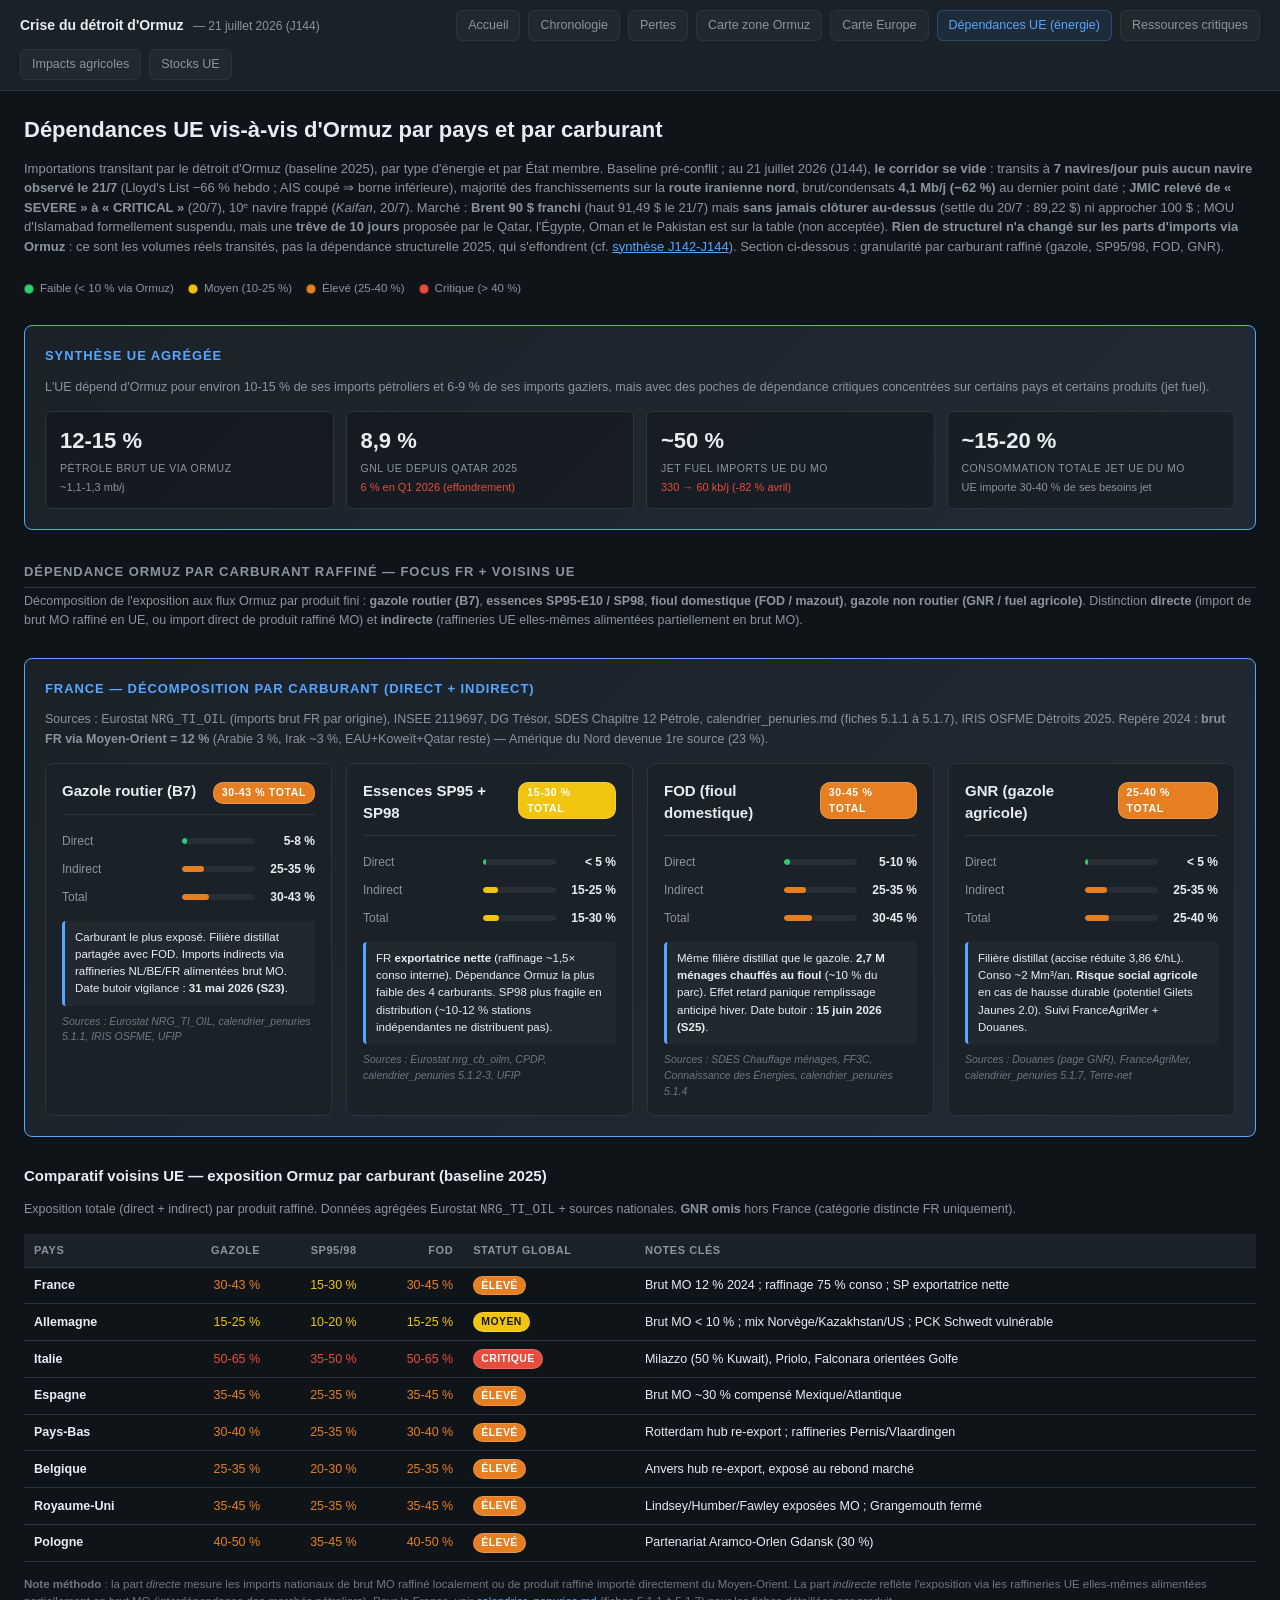
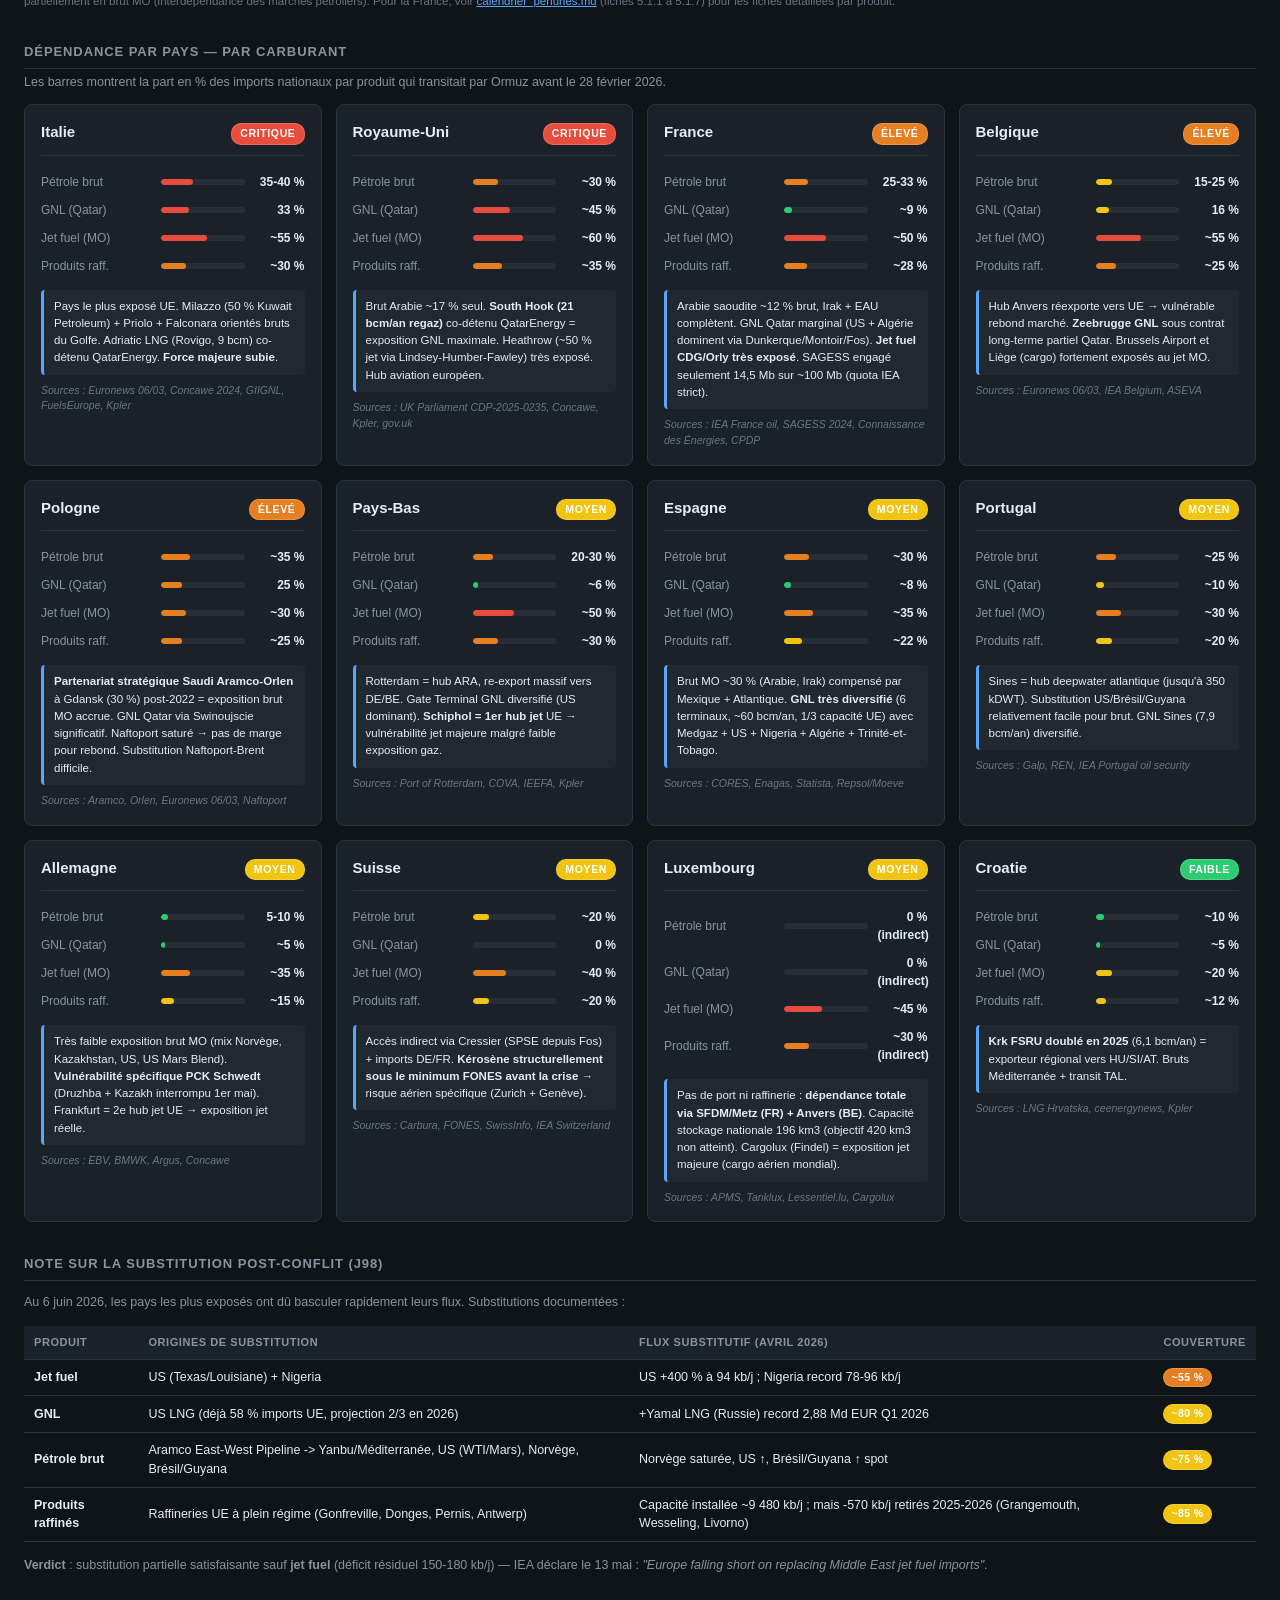
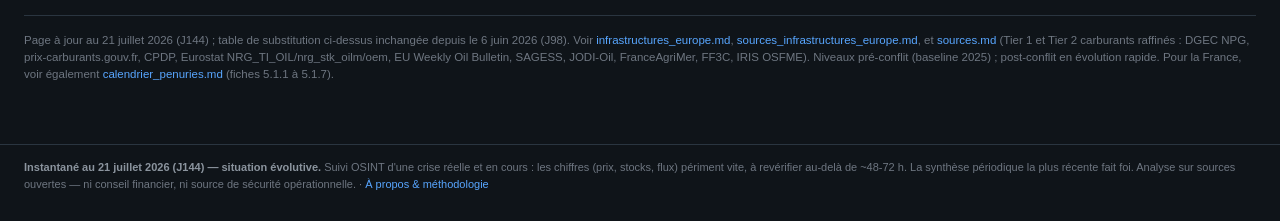
<file: app/dependances_ormuz_pays.html>
<!DOCTYPE html>
<html lang="fr">
<head>
<meta charset="UTF-8">
<meta name="viewport" content="width=device-width, initial-scale=1.0">
<title>Dépendances UE vis-à-vis d'Ormuz par pays — Crise du détroit (21 juillet 2026 / J144)</title>
<meta name="description" content="Dépendance énergétique de chaque pays de l'UE au détroit d'Ormuz : part des imports de brut, GNL, gazole et produits raffinés transitant par le détroit. Suivi OSINT de la crise.">
<meta name="robots" content="index, follow">
<meta name="theme-color" content="#0d1117">
<link rel="canonical" href="https://mboix.github.io/ormuz-monitoring/app/dependances_ormuz_pays.html">
<meta property="og:type" content="website">
<meta property="og:locale" content="fr_FR">
<meta property="og:site_name" content="Observatoire de la crise du détroit d'Ormuz">
<meta property="og:title" content="Dépendances de l'UE à Ormuz, par pays">
<meta property="og:description" content="Dépendance énergétique de chaque pays de l'UE au détroit d'Ormuz : part des imports de brut, GNL, gazole et produits raffinés transitant par le détroit. Suivi OSINT de la crise.">
<meta property="og:url" content="https://mboix.github.io/ormuz-monitoring/app/dependances_ormuz_pays.html">
<meta name="twitter:card" content="summary">
<link rel="stylesheet" href="styles_common.css">
</head>
<body>

<site-nav active="dependances-ue"></site-nav>

<main class="page">
  <h1>Dépendances UE vis-à-vis d'Ormuz par pays et par carburant</h1>
  <p class="subtitle">Importations transitant par le détroit d'Ormuz (baseline 2025), par type d'énergie et par État membre. Baseline pré-conflit ; au 21 juillet 2026 (J144), <strong>le corridor se vide</strong> : transits à <strong>7 navires/jour puis aucun navire observé le 21/7</strong> (Lloyd's List −66 % hebdo ; AIS coupé ⇒ borne inférieure), majorité des franchissements sur la <strong>route iranienne nord</strong>, brut/condensats <strong>4,1 Mb/j (−62 %)</strong> au dernier point daté ; <strong>JMIC relevé de « SEVERE » à « CRITICAL »</strong> (20/7), 10ᵉ navire frappé (<em>Kaifan</em>, 20/7). Marché : <strong>Brent 90 $ franchi</strong> (haut 91,49 $ le 21/7) mais <strong>sans jamais clôturer au-dessus</strong> (settle du 20/7 : 89,22 $) ni approcher 100 $ ; MOU d'Islamabad formellement suspendu, mais une <strong>trêve de 10 jours</strong> proposée par le Qatar, l'Égypte, Oman et le Pakistan est sur la table (non acceptée). <strong>Rien de structurel n'a changé sur les parts d'imports via Ormuz</strong> : ce sont les volumes réels transités, pas la dépendance structurelle 2025, qui s'effondrent (cf. <a href="../docs/synthese_J142-J144.md" style="color: var(--accent);">synthèse J142-J144</a>). Section ci-dessous : granularité par carburant raffiné (gazole, SP95/98, FOD, GNR).</p>

  <div class="legend">
    <div class="item"><span class="dot" style="background: var(--green);"></span> Faible (&lt; 10 % via Ormuz)</div>
    <div class="item"><span class="dot" style="background: var(--yellow);"></span> Moyen (10-25 %)</div>
    <div class="item"><span class="dot" style="background: var(--orange);"></span> Élevé (25-40 %)</div>
    <div class="item"><span class="dot" style="background: var(--red);"></span> Critique (&gt; 40 %)</div>
  </div>

  <!-- Synthese UE en haut -->
  <div class="summary">
    <h2>Synthèse UE agrégée</h2>
    <p style="margin-top: 0; color: var(--text-dim); font-size: 12.5px;">L'UE dépend d'Ormuz pour environ 10-15 % de ses imports pétroliers et 6-9 % de ses imports gaziers, mais avec des poches de dépendance critiques concentrées sur certains pays et certains produits (jet fuel).</p>
    <div class="summary-grid">
      <div class="summary-stat">
        <div class="v">12-15 %</div>
        <div class="l">Pétrole brut UE via Ormuz</div>
        <div class="delta">~1,1-1,3 mb/j</div>
      </div>
      <div class="summary-stat">
        <div class="v">8,9 %</div>
        <div class="l">GNL UE depuis Qatar 2025</div>
        <div class="delta down">6 % en Q1 2026 (effondrement)</div>
      </div>
      <div class="summary-stat">
        <div class="v">~50 %</div>
        <div class="l">Jet fuel imports UE du MO</div>
        <div class="delta down">330 → 60 kb/j (-82 % avril)</div>
      </div>
      <div class="summary-stat">
        <div class="v">~15-20 %</div>
        <div class="l">Consommation totale jet UE du MO</div>
        <div class="delta">UE importe 30-40 % de ses besoins jet</div>
      </div>
    </div>
  </div>

  <!-- ========== DEPENDANCE ORMUZ PAR CARBURANT RAFFINE ========== -->
  <h2>Dépendance Ormuz par carburant raffiné — focus FR + voisins UE</h2>
  <p style="color: var(--text-dim); font-size: 12.5px; margin-top: -8px;">
    Décomposition de l'exposition aux flux Ormuz par produit fini : <strong>gazole routier (B7)</strong>, <strong>essences SP95-E10 / SP98</strong>, <strong>fioul domestique (FOD / mazout)</strong>, <strong>gazole non routier (GNR / fuel agricole)</strong>. Distinction <strong>directe</strong> (import de brut MO raffiné en UE, ou import direct de produit raffiné MO) et <strong>indirecte</strong> (raffineries UE elles-mêmes alimentées partiellement en brut MO).
  </p>

  <div class="summary">
    <h2>France — Décomposition par carburant (direct + indirect)</h2>
    <p style="margin-top: 0; color: var(--text-dim); font-size: 12.5px;">
      Sources : Eurostat <code>NRG_TI_OIL</code> (imports brut FR par origine), INSEE 2119697, DG Trésor, SDES Chapitre 12 Pétrole, calendrier_penuries.md (fiches 5.1.1 à 5.1.7), IRIS OSFME Détroits 2025. Repère 2024 : <strong>brut FR via Moyen-Orient = 12 %</strong> (Arabie 3 %, Irak ~3 %, EAU+Koweït+Qatar reste) — Amérique du Nord devenue 1re source (23 %).
    </p>

    <div class="cards" style="margin-top: 14px;">

      <div class="country-card">
        <div class="country-header">
          <div class="country-name">Gazole routier (B7)</div>
          <div class="country-risk risk-high">30-43 % total</div>
        </div>
        <div class="metric-row">
          <div class="k">Direct</div>
          <div class="bar"><div style="width: 7%; background: var(--green);"></div></div>
          <div class="v">5-8 %</div>
        </div>
        <div class="metric-row">
          <div class="k">Indirect</div>
          <div class="bar"><div style="width: 30%; background: var(--orange);"></div></div>
          <div class="v">25-35 %</div>
        </div>
        <div class="metric-row">
          <div class="k">Total</div>
          <div class="bar"><div style="width: 37%; background: var(--orange);"></div></div>
          <div class="v">30-43 %</div>
        </div>
        <div class="note">Carburant le plus exposé. Filière distillat partagée avec FOD. Imports indirects via raffineries NL/BE/FR alimentées brut MO. Date butoir vigilance : <strong>31 mai 2026 (S23)</strong>.</div>
        <div class="sources">Sources : Eurostat NRG_TI_OIL, calendrier_penuries 5.1.1, IRIS OSFME, UFIP</div>
      </div>

      <div class="country-card">
        <div class="country-header">
          <div class="country-name">Essences SP95 + SP98</div>
          <div class="country-risk risk-mid">15-30 % total</div>
        </div>
        <div class="metric-row">
          <div class="k">Direct</div>
          <div class="bar"><div style="width: 4%; background: var(--green);"></div></div>
          <div class="v">&lt; 5 %</div>
        </div>
        <div class="metric-row">
          <div class="k">Indirect</div>
          <div class="bar"><div style="width: 20%; background: var(--yellow);"></div></div>
          <div class="v">15-25 %</div>
        </div>
        <div class="metric-row">
          <div class="k">Total</div>
          <div class="bar"><div style="width: 22%; background: var(--yellow);"></div></div>
          <div class="v">15-30 %</div>
        </div>
        <div class="note">FR <strong>exportatrice nette</strong> (raffinage ~1,5× conso interne). Dépendance Ormuz la plus faible des 4 carburants. SP98 plus fragile en distribution (~10-12 % stations indépendantes ne distribuent pas).</div>
        <div class="sources">Sources : Eurostat nrg_cb_oilm, CPDP, calendrier_penuries 5.1.2-3, UFIP</div>
      </div>

      <div class="country-card">
        <div class="country-header">
          <div class="country-name">FOD (fioul domestique)</div>
          <div class="country-risk risk-high">30-45 % total</div>
        </div>
        <div class="metric-row">
          <div class="k">Direct</div>
          <div class="bar"><div style="width: 8%; background: var(--green);"></div></div>
          <div class="v">5-10 %</div>
        </div>
        <div class="metric-row">
          <div class="k">Indirect</div>
          <div class="bar"><div style="width: 30%; background: var(--orange);"></div></div>
          <div class="v">25-35 %</div>
        </div>
        <div class="metric-row">
          <div class="k">Total</div>
          <div class="bar"><div style="width: 38%; background: var(--orange);"></div></div>
          <div class="v">30-45 %</div>
        </div>
        <div class="note">Même filière distillat que le gazole. <strong>2,7 M ménages chauffés au fioul</strong> (~10 % du parc). Effet retard panique remplissage anticipé hiver. Date butoir : <strong>15 juin 2026 (S25)</strong>.</div>
        <div class="sources">Sources : SDES Chauffage ménages, FF3C, Connaissance des Énergies, calendrier_penuries 5.1.4</div>
      </div>

      <div class="country-card">
        <div class="country-header">
          <div class="country-name">GNR (gazole agricole)</div>
          <div class="country-risk risk-high">25-40 % total</div>
        </div>
        <div class="metric-row">
          <div class="k">Direct</div>
          <div class="bar"><div style="width: 4%; background: var(--green);"></div></div>
          <div class="v">&lt; 5 %</div>
        </div>
        <div class="metric-row">
          <div class="k">Indirect</div>
          <div class="bar"><div style="width: 30%; background: var(--orange);"></div></div>
          <div class="v">25-35 %</div>
        </div>
        <div class="metric-row">
          <div class="k">Total</div>
          <div class="bar"><div style="width: 33%; background: var(--orange);"></div></div>
          <div class="v">25-40 %</div>
        </div>
        <div class="note">Filière distillat (accise réduite 3,86 €/hL). Conso ~2 Mm³/an. <strong>Risque social agricole</strong> en cas de hausse durable (potentiel Gilets Jaunes 2.0). Suivi FranceAgriMer + Douanes.</div>
        <div class="sources">Sources : Douanes (page GNR), FranceAgriMer, calendrier_penuries 5.1.7, Terre-net</div>
      </div>

    </div>
  </div>

  <h3 style="margin-top: 24px;">Comparatif voisins UE — exposition Ormuz par carburant (baseline 2025)</h3>
  <p style="color: var(--text-dim); font-size: 12.5px;">
    Exposition totale (direct + indirect) par produit raffiné. Données agrégées Eurostat <code>NRG_TI_OIL</code> + sources nationales. <strong>GNR omis</strong> hors France (catégorie distincte FR uniquement).
  </p>
  <div class="tablewrap">
    <table>
      <thead>
        <tr>
          <th>Pays</th>
          <th class="num">Gazole</th>
          <th class="num">SP95/98</th>
          <th class="num">FOD</th>
          <th>Statut global</th>
          <th>Notes clés</th>
        </tr>
      </thead>
      <tbody>
        <tr>
          <td><strong>France</strong></td>
          <td class="num" style="color: var(--orange);">30-43 %</td>
          <td class="num" style="color: var(--yellow);">15-30 %</td>
          <td class="num" style="color: var(--orange);">30-45 %</td>
          <td><span class="pill" style="background: var(--orange);">Élevé</span></td>
          <td>Brut MO 12 % 2024 ; raffinage 75 % conso ; SP exportatrice nette</td>
        </tr>
        <tr>
          <td><strong>Allemagne</strong></td>
          <td class="num" style="color: var(--yellow);">15-25 %</td>
          <td class="num" style="color: var(--yellow);">10-20 %</td>
          <td class="num" style="color: var(--yellow);">15-25 %</td>
          <td><span class="pill" style="background: var(--yellow); color: #1a1a1a;">Moyen</span></td>
          <td>Brut MO &lt; 10 % ; mix Norvège/Kazakhstan/US ; PCK Schwedt vulnérable</td>
        </tr>
        <tr>
          <td><strong>Italie</strong></td>
          <td class="num" style="color: var(--red);">50-65 %</td>
          <td class="num" style="color: var(--red);">35-50 %</td>
          <td class="num" style="color: var(--red);">50-65 %</td>
          <td><span class="pill" style="background: var(--red);">Critique</span></td>
          <td>Milazzo (50 % Kuwait), Priolo, Falconara orientées Golfe</td>
        </tr>
        <tr>
          <td><strong>Espagne</strong></td>
          <td class="num" style="color: var(--orange);">35-45 %</td>
          <td class="num" style="color: var(--orange);">25-35 %</td>
          <td class="num" style="color: var(--orange);">35-45 %</td>
          <td><span class="pill" style="background: var(--orange);">Élevé</span></td>
          <td>Brut MO ~30 % compensé Mexique/Atlantique</td>
        </tr>
        <tr>
          <td><strong>Pays-Bas</strong></td>
          <td class="num" style="color: var(--orange);">30-40 %</td>
          <td class="num" style="color: var(--orange);">25-35 %</td>
          <td class="num" style="color: var(--orange);">30-40 %</td>
          <td><span class="pill" style="background: var(--orange);">Élevé</span></td>
          <td>Rotterdam hub re-export ; raffineries Pernis/Vlaardingen</td>
        </tr>
        <tr>
          <td><strong>Belgique</strong></td>
          <td class="num" style="color: var(--orange);">25-35 %</td>
          <td class="num" style="color: var(--orange);">20-30 %</td>
          <td class="num" style="color: var(--orange);">25-35 %</td>
          <td><span class="pill" style="background: var(--orange);">Élevé</span></td>
          <td>Anvers hub re-export, exposé au rebond marché</td>
        </tr>
        <tr>
          <td><strong>Royaume-Uni</strong></td>
          <td class="num" style="color: var(--orange);">35-45 %</td>
          <td class="num" style="color: var(--orange);">25-35 %</td>
          <td class="num" style="color: var(--orange);">35-45 %</td>
          <td><span class="pill" style="background: var(--orange);">Élevé</span></td>
          <td>Lindsey/Humber/Fawley exposées MO ; Grangemouth fermé</td>
        </tr>
        <tr>
          <td><strong>Pologne</strong></td>
          <td class="num" style="color: var(--orange);">40-50 %</td>
          <td class="num" style="color: var(--orange);">35-45 %</td>
          <td class="num" style="color: var(--orange);">40-50 %</td>
          <td><span class="pill" style="background: var(--orange);">Élevé</span></td>
          <td>Partenariat Aramco-Orlen Gdansk (30 %)</td>
        </tr>
      </tbody>
    </table>
  </div>
  <p style="font-size: 11.5px; color: var(--text-faint); margin-top: 8px;">
    <strong>Note méthodo</strong> : la part <em>directe</em> mesure les imports nationaux de brut MO raffiné localement ou de produit raffiné importé directement du Moyen-Orient. La part <em>indirecte</em> reflète l'exposition via les raffineries UE elles-mêmes alimentées partiellement en brut MO (interdépendance des marchés pétroliers). Pour la France, voir <a href="../docs/calendrier_penuries.md" style="color: var(--accent);">calendrier_penuries.md</a> (fiches 5.1.1 à 5.1.7) pour les fiches détaillées par produit.
  </p>

  <h2>Dépendance par pays — par carburant</h2>
  <p style="color: var(--text-dim); font-size: 12.5px; margin-top: -8px;">
    Les barres montrent la part en % des imports nationaux par produit qui transitait par Ormuz avant le 28 février 2026.
  </p>

  <div class="cards">

    <!-- ITALIE -->
    <div class="country-card">
      <div class="country-header">
        <div class="country-name">Italie</div>
        <div class="country-risk risk-critical">Critique</div>
      </div>
      <div class="metric-row">
        <div class="k">Pétrole brut</div>
        <div class="bar"><div style="width: 38%; background: var(--red);"></div></div>
        <div class="v">35-40 %</div>
      </div>
      <div class="metric-row">
        <div class="k">GNL (Qatar)</div>
        <div class="bar"><div style="width: 33%; background: var(--red);"></div></div>
        <div class="v">33 %</div>
      </div>
      <div class="metric-row">
        <div class="k">Jet fuel (MO)</div>
        <div class="bar"><div style="width: 55%; background: var(--red);"></div></div>
        <div class="v">~55 %</div>
      </div>
      <div class="metric-row">
        <div class="k">Produits raff.</div>
        <div class="bar"><div style="width: 30%; background: var(--orange);"></div></div>
        <div class="v">~30 %</div>
      </div>
      <div class="note">Pays le plus exposé UE. Milazzo (50 % Kuwait Petroleum) + Priolo + Falconara orientés bruts du Golfe. Adriatic LNG (Rovigo, 9 bcm) co-détenu QatarEnergy. <strong>Force majeure subie</strong>.</div>
      <div class="sources">Sources : Euronews 06/03, Concawe 2024, GIIGNL, FuelsEurope, Kpler</div>
    </div>

    <!-- ROYAUME-UNI -->
    <div class="country-card">
      <div class="country-header">
        <div class="country-name">Royaume-Uni</div>
        <div class="country-risk risk-critical">Critique</div>
      </div>
      <div class="metric-row">
        <div class="k">Pétrole brut</div>
        <div class="bar"><div style="width: 30%; background: var(--orange);"></div></div>
        <div class="v">~30 %</div>
      </div>
      <div class="metric-row">
        <div class="k">GNL (Qatar)</div>
        <div class="bar"><div style="width: 45%; background: var(--red);"></div></div>
        <div class="v">~45 %</div>
      </div>
      <div class="metric-row">
        <div class="k">Jet fuel (MO)</div>
        <div class="bar"><div style="width: 60%; background: var(--red);"></div></div>
        <div class="v">~60 %</div>
      </div>
      <div class="metric-row">
        <div class="k">Produits raff.</div>
        <div class="bar"><div style="width: 35%; background: var(--orange);"></div></div>
        <div class="v">~35 %</div>
      </div>
      <div class="note">Brut Arabie ~17 % seul. <strong>South Hook (21 bcm/an regaz)</strong> co-détenu QatarEnergy = exposition GNL maximale. Heathrow (~50 % jet via Lindsey-Humber-Fawley) très exposé. Hub aviation européen.</div>
      <div class="sources">Sources : UK Parliament CDP-2025-0235, Concawe, Kpler, gov.uk</div>
    </div>

    <!-- FRANCE -->
    <div class="country-card">
      <div class="country-header">
        <div class="country-name">France</div>
        <div class="country-risk risk-high">Élevé</div>
      </div>
      <div class="metric-row">
        <div class="k">Pétrole brut</div>
        <div class="bar"><div style="width: 29%; background: var(--orange);"></div></div>
        <div class="v">25-33 %</div>
      </div>
      <div class="metric-row">
        <div class="k">GNL (Qatar)</div>
        <div class="bar"><div style="width: 9%; background: var(--green);"></div></div>
        <div class="v">~9 %</div>
      </div>
      <div class="metric-row">
        <div class="k">Jet fuel (MO)</div>
        <div class="bar"><div style="width: 50%; background: var(--red);"></div></div>
        <div class="v">~50 %</div>
      </div>
      <div class="metric-row">
        <div class="k">Produits raff.</div>
        <div class="bar"><div style="width: 28%; background: var(--orange);"></div></div>
        <div class="v">~28 %</div>
      </div>
      <div class="note">Arabie saoudite ~12 % brut, Irak + EAU complètent. GNL Qatar marginal (US + Algérie dominent via Dunkerque/Montoir/Fos). <strong>Jet fuel CDG/Orly très exposé</strong>. SAGESS engagé seulement 14,5 Mb sur ~100 Mb (quota IEA strict).</div>
      <div class="sources">Sources : IEA France oil, SAGESS 2024, Connaissance des Énergies, CPDP</div>
    </div>

    <!-- BELGIQUE -->
    <div class="country-card">
      <div class="country-header">
        <div class="country-name">Belgique</div>
        <div class="country-risk risk-high">Élevé</div>
      </div>
      <div class="metric-row">
        <div class="k">Pétrole brut</div>
        <div class="bar"><div style="width: 20%; background: var(--yellow);"></div></div>
        <div class="v">15-25 %</div>
      </div>
      <div class="metric-row">
        <div class="k">GNL (Qatar)</div>
        <div class="bar"><div style="width: 16%; background: var(--yellow);"></div></div>
        <div class="v">16 %</div>
      </div>
      <div class="metric-row">
        <div class="k">Jet fuel (MO)</div>
        <div class="bar"><div style="width: 55%; background: var(--red);"></div></div>
        <div class="v">~55 %</div>
      </div>
      <div class="metric-row">
        <div class="k">Produits raff.</div>
        <div class="bar"><div style="width: 25%; background: var(--orange);"></div></div>
        <div class="v">~25 %</div>
      </div>
      <div class="note">Hub Anvers réexporte vers UE → vulnérable rebond marché. <strong>Zeebrugge GNL</strong> sous contrat long-terme partiel Qatar. Brussels Airport et Liège (cargo) fortement exposés au jet MO.</div>
      <div class="sources">Sources : Euronews 06/03, IEA Belgium, ASEVA</div>
    </div>

    <!-- POLOGNE -->
    <div class="country-card">
      <div class="country-header">
        <div class="country-name">Pologne</div>
        <div class="country-risk risk-high">Élevé</div>
      </div>
      <div class="metric-row">
        <div class="k">Pétrole brut</div>
        <div class="bar"><div style="width: 35%; background: var(--orange);"></div></div>
        <div class="v">~35 %</div>
      </div>
      <div class="metric-row">
        <div class="k">GNL (Qatar)</div>
        <div class="bar"><div style="width: 25%; background: var(--orange);"></div></div>
        <div class="v">25 %</div>
      </div>
      <div class="metric-row">
        <div class="k">Jet fuel (MO)</div>
        <div class="bar"><div style="width: 30%; background: var(--orange);"></div></div>
        <div class="v">~30 %</div>
      </div>
      <div class="metric-row">
        <div class="k">Produits raff.</div>
        <div class="bar"><div style="width: 25%; background: var(--orange);"></div></div>
        <div class="v">~25 %</div>
      </div>
      <div class="note"><strong>Partenariat stratégique Saudi Aramco-Orlen</strong> à Gdansk (30 %) post-2022 = exposition brut MO accrue. GNL Qatar via Swinoujscie significatif. Naftoport saturé → pas de marge pour rebond. Substitution Naftoport-Brent difficile.</div>
      <div class="sources">Sources : Aramco, Orlen, Euronews 06/03, Naftoport</div>
    </div>

    <!-- PAYS-BAS -->
    <div class="country-card">
      <div class="country-header">
        <div class="country-name">Pays-Bas</div>
        <div class="country-risk risk-mid">Moyen</div>
      </div>
      <div class="metric-row">
        <div class="k">Pétrole brut</div>
        <div class="bar"><div style="width: 25%; background: var(--orange);"></div></div>
        <div class="v">20-30 %</div>
      </div>
      <div class="metric-row">
        <div class="k">GNL (Qatar)</div>
        <div class="bar"><div style="width: 6%; background: var(--green);"></div></div>
        <div class="v">~6 %</div>
      </div>
      <div class="metric-row">
        <div class="k">Jet fuel (MO)</div>
        <div class="bar"><div style="width: 50%; background: var(--red);"></div></div>
        <div class="v">~50 %</div>
      </div>
      <div class="metric-row">
        <div class="k">Produits raff.</div>
        <div class="bar"><div style="width: 30%; background: var(--orange);"></div></div>
        <div class="v">~30 %</div>
      </div>
      <div class="note">Rotterdam = hub ARA, re-export massif vers DE/BE. Gate Terminal GNL diversifié (US dominant). <strong>Schiphol = 1er hub jet</strong> UE → vulnérabilité jet majeure malgré faible exposition gaz.</div>
      <div class="sources">Sources : Port of Rotterdam, COVA, IEEFA, Kpler</div>
    </div>

    <!-- ESPAGNE -->
    <div class="country-card">
      <div class="country-header">
        <div class="country-name">Espagne</div>
        <div class="country-risk risk-mid">Moyen</div>
      </div>
      <div class="metric-row">
        <div class="k">Pétrole brut</div>
        <div class="bar"><div style="width: 30%; background: var(--orange);"></div></div>
        <div class="v">~30 %</div>
      </div>
      <div class="metric-row">
        <div class="k">GNL (Qatar)</div>
        <div class="bar"><div style="width: 8%; background: var(--green);"></div></div>
        <div class="v">~8 %</div>
      </div>
      <div class="metric-row">
        <div class="k">Jet fuel (MO)</div>
        <div class="bar"><div style="width: 35%; background: var(--orange);"></div></div>
        <div class="v">~35 %</div>
      </div>
      <div class="metric-row">
        <div class="k">Produits raff.</div>
        <div class="bar"><div style="width: 22%; background: var(--yellow);"></div></div>
        <div class="v">~22 %</div>
      </div>
      <div class="note">Brut MO ~30 % (Arabie, Irak) compensé par Mexique + Atlantique. <strong>GNL très diversifié</strong> (6 terminaux, ~60 bcm/an, 1/3 capacité UE) avec Medgaz + US + Nigeria + Algérie + Trinité-et-Tobago.</div>
      <div class="sources">Sources : CORES, Enagas, Statista, Repsol/Moeve</div>
    </div>

    <!-- PORTUGAL -->
    <div class="country-card">
      <div class="country-header">
        <div class="country-name">Portugal</div>
        <div class="country-risk risk-mid">Moyen</div>
      </div>
      <div class="metric-row">
        <div class="k">Pétrole brut</div>
        <div class="bar"><div style="width: 25%; background: var(--orange);"></div></div>
        <div class="v">~25 %</div>
      </div>
      <div class="metric-row">
        <div class="k">GNL (Qatar)</div>
        <div class="bar"><div style="width: 10%; background: var(--yellow);"></div></div>
        <div class="v">~10 %</div>
      </div>
      <div class="metric-row">
        <div class="k">Jet fuel (MO)</div>
        <div class="bar"><div style="width: 30%; background: var(--orange);"></div></div>
        <div class="v">~30 %</div>
      </div>
      <div class="metric-row">
        <div class="k">Produits raff.</div>
        <div class="bar"><div style="width: 20%; background: var(--yellow);"></div></div>
        <div class="v">~20 %</div>
      </div>
      <div class="note">Sines = hub deepwater atlantique (jusqu'à 350 kDWT). Substitution US/Brésil/Guyana relativement facile pour brut. GNL Sines (7,9 bcm/an) diversifié.</div>
      <div class="sources">Sources : Galp, REN, IEA Portugal oil security</div>
    </div>

    <!-- ALLEMAGNE -->
    <div class="country-card">
      <div class="country-header">
        <div class="country-name">Allemagne</div>
        <div class="country-risk risk-mid">Moyen</div>
      </div>
      <div class="metric-row">
        <div class="k">Pétrole brut</div>
        <div class="bar"><div style="width: 8%; background: var(--green);"></div></div>
        <div class="v">5-10 %</div>
      </div>
      <div class="metric-row">
        <div class="k">GNL (Qatar)</div>
        <div class="bar"><div style="width: 5%; background: var(--green);"></div></div>
        <div class="v">~5 %</div>
      </div>
      <div class="metric-row">
        <div class="k">Jet fuel (MO)</div>
        <div class="bar"><div style="width: 35%; background: var(--orange);"></div></div>
        <div class="v">~35 %</div>
      </div>
      <div class="metric-row">
        <div class="k">Produits raff.</div>
        <div class="bar"><div style="width: 15%; background: var(--yellow);"></div></div>
        <div class="v">~15 %</div>
      </div>
      <div class="note">Très faible exposition brut MO (mix Norvège, Kazakhstan, US, US Mars Blend). <strong>Vulnérabilité spécifique PCK Schwedt</strong> (Druzhba + Kazakh interrompu 1er mai). Frankfurt = 2e hub jet UE → exposition jet réelle.</div>
      <div class="sources">Sources : EBV, BMWK, Argus, Concawe</div>
    </div>

    <!-- SUISSE -->
    <div class="country-card">
      <div class="country-header">
        <div class="country-name">Suisse</div>
        <div class="country-risk risk-mid">Moyen</div>
      </div>
      <div class="metric-row">
        <div class="k">Pétrole brut</div>
        <div class="bar"><div style="width: 20%; background: var(--yellow);"></div></div>
        <div class="v">~20 %</div>
      </div>
      <div class="metric-row">
        <div class="k">GNL (Qatar)</div>
        <div class="bar"><div style="width: 0%; background: var(--grey);"></div></div>
        <div class="v">0 %</div>
      </div>
      <div class="metric-row">
        <div class="k">Jet fuel (MO)</div>
        <div class="bar"><div style="width: 40%; background: var(--orange);"></div></div>
        <div class="v">~40 %</div>
      </div>
      <div class="metric-row">
        <div class="k">Produits raff.</div>
        <div class="bar"><div style="width: 20%; background: var(--yellow);"></div></div>
        <div class="v">~20 %</div>
      </div>
      <div class="note">Accès indirect via Cressier (SPSE depuis Fos) + imports DE/FR. <strong>Kérosène structurellement sous le minimum FONES avant la crise</strong> → risque aérien spécifique (Zurich + Genève).</div>
      <div class="sources">Sources : Carbura, FONES, SwissInfo, IEA Switzerland</div>
    </div>

    <!-- LUXEMBOURG -->
    <div class="country-card">
      <div class="country-header">
        <div class="country-name">Luxembourg</div>
        <div class="country-risk risk-mid">Moyen</div>
      </div>
      <div class="metric-row">
        <div class="k">Pétrole brut</div>
        <div class="bar"><div style="width: 0%; background: var(--grey);"></div></div>
        <div class="v">0 % (indirect)</div>
      </div>
      <div class="metric-row">
        <div class="k">GNL (Qatar)</div>
        <div class="bar"><div style="width: 0%; background: var(--grey);"></div></div>
        <div class="v">0 % (indirect)</div>
      </div>
      <div class="metric-row">
        <div class="k">Jet fuel (MO)</div>
        <div class="bar"><div style="width: 45%; background: var(--red);"></div></div>
        <div class="v">~45 %</div>
      </div>
      <div class="metric-row">
        <div class="k">Produits raff.</div>
        <div class="bar"><div style="width: 30%; background: var(--orange);"></div></div>
        <div class="v">~30 % (indirect)</div>
      </div>
      <div class="note">Pas de port ni raffinerie : <strong>dépendance totale via SFDM/Metz (FR) + Anvers (BE)</strong>. Capacité stockage nationale 196 km3 (objectif 420 km3 non atteint). Cargolux (Findel) = exposition jet majeure (cargo aérien mondial).</div>
      <div class="sources">Sources : APMS, Tanklux, Lessentiel.lu, Cargolux</div>
    </div>

    <!-- CROATIE -->
    <div class="country-card">
      <div class="country-header">
        <div class="country-name">Croatie</div>
        <div class="country-risk risk-low">Faible</div>
      </div>
      <div class="metric-row">
        <div class="k">Pétrole brut</div>
        <div class="bar"><div style="width: 10%; background: var(--green);"></div></div>
        <div class="v">~10 %</div>
      </div>
      <div class="metric-row">
        <div class="k">GNL (Qatar)</div>
        <div class="bar"><div style="width: 5%; background: var(--green);"></div></div>
        <div class="v">~5 %</div>
      </div>
      <div class="metric-row">
        <div class="k">Jet fuel (MO)</div>
        <div class="bar"><div style="width: 20%; background: var(--yellow);"></div></div>
        <div class="v">~20 %</div>
      </div>
      <div class="metric-row">
        <div class="k">Produits raff.</div>
        <div class="bar"><div style="width: 12%; background: var(--yellow);"></div></div>
        <div class="v">~12 %</div>
      </div>
      <div class="note"><strong>Krk FSRU doublé en 2025</strong> (6,1 bcm/an) = exporteur régional vers HU/SI/AT. Bruts Méditerranée + transit TAL.</div>
      <div class="sources">Sources : LNG Hrvatska, ceenergynews, Kpler</div>
    </div>

  </div>

  <h2>Note sur la substitution post-conflit (J98)</h2>
  <p style="color: var(--text-dim); font-size: 12.5px;">
    Au 6 juin 2026, les pays les plus exposés ont dû basculer rapidement leurs flux. Substitutions documentées :
  </p>
  <div class="tablewrap">
    <table>
      <thead>
        <tr>
          <th>Produit</th>
          <th>Origines de substitution</th>
          <th>Flux substitutif (avril 2026)</th>
          <th>Couverture</th>
        </tr>
      </thead>
      <tbody>
        <tr>
          <td><strong>Jet fuel</strong></td>
          <td>US (Texas/Louisiane) + Nigeria</td>
          <td>US +400 % à 94 kb/j ; Nigeria record 78-96 kb/j</td>
          <td><span class="pill" style="background: var(--orange);">~55 %</span></td>
        </tr>
        <tr>
          <td><strong>GNL</strong></td>
          <td>US LNG (déjà 58 % imports UE, projection 2/3 en 2026)</td>
          <td>+Yamal LNG (Russie) record 2,88 Md EUR Q1 2026</td>
          <td><span class="pill" style="background: var(--yellow);">~80 %</span></td>
        </tr>
        <tr>
          <td><strong>Pétrole brut</strong></td>
          <td>Aramco East-West Pipeline -> Yanbu/Méditerranée, US (WTI/Mars), Norvège, Brésil/Guyana</td>
          <td>Norvège saturée, US ↑, Brésil/Guyana ↑ spot</td>
          <td><span class="pill" style="background: var(--yellow);">~75 %</span></td>
        </tr>
        <tr>
          <td><strong>Produits raffinés</strong></td>
          <td>Raffineries UE à plein régime (Gonfreville, Donges, Pernis, Antwerp)</td>
          <td>Capacité installée ~9 480 kb/j ; mais -570 kb/j retirés 2025-2026 (Grangemouth, Wesseling, Livorno)</td>
          <td><span class="pill" style="background: var(--yellow);">~85 %</span></td>
        </tr>
      </tbody>
    </table>
  </div>

  <p style="color: var(--text-dim); font-size: 12.5px;">
    <strong>Verdict</strong> : substitution partielle satisfaisante sauf <strong>jet fuel</strong> (déficit résiduel 150-180 kb/j) — IEA déclare le 13 mai : <em>"Europe falling short on replacing Middle East jet fuel imports"</em>.
  </p>

  <div class="meta-foot">
    Page à jour au 21 juillet 2026 (J144) ; table de substitution ci-dessus inchangée depuis le 6 juin 2026 (J98). Voir
    <a href="../docs/infrastructures_europe.md">infrastructures_europe.md</a>,
    <a href="../docs/sources_infrastructures_europe.md">sources_infrastructures_europe.md</a>,
    et <a href="../docs/sources.md">sources.md</a> (Tier 1 et Tier 2 carburants raffinés : DGEC NPG, prix-carburants.gouv.fr, CPDP, Eurostat NRG_TI_OIL/nrg_stk_oilm/oem, EU Weekly Oil Bulletin, SAGESS, JODI-Oil, FranceAgriMer, FF3C, IRIS OSFME).
    Niveaux pré-conflit (baseline 2025) ; post-conflit en évolution rapide. Pour la France, voir également
    <a href="../docs/calendrier_penuries.md">calendrier_penuries.md</a> (fiches 5.1.1 à 5.1.7).
  </div>
</main>

<site-footer></site-footer>

<script src="nav.js"></script>
</body>
</html>
</file>
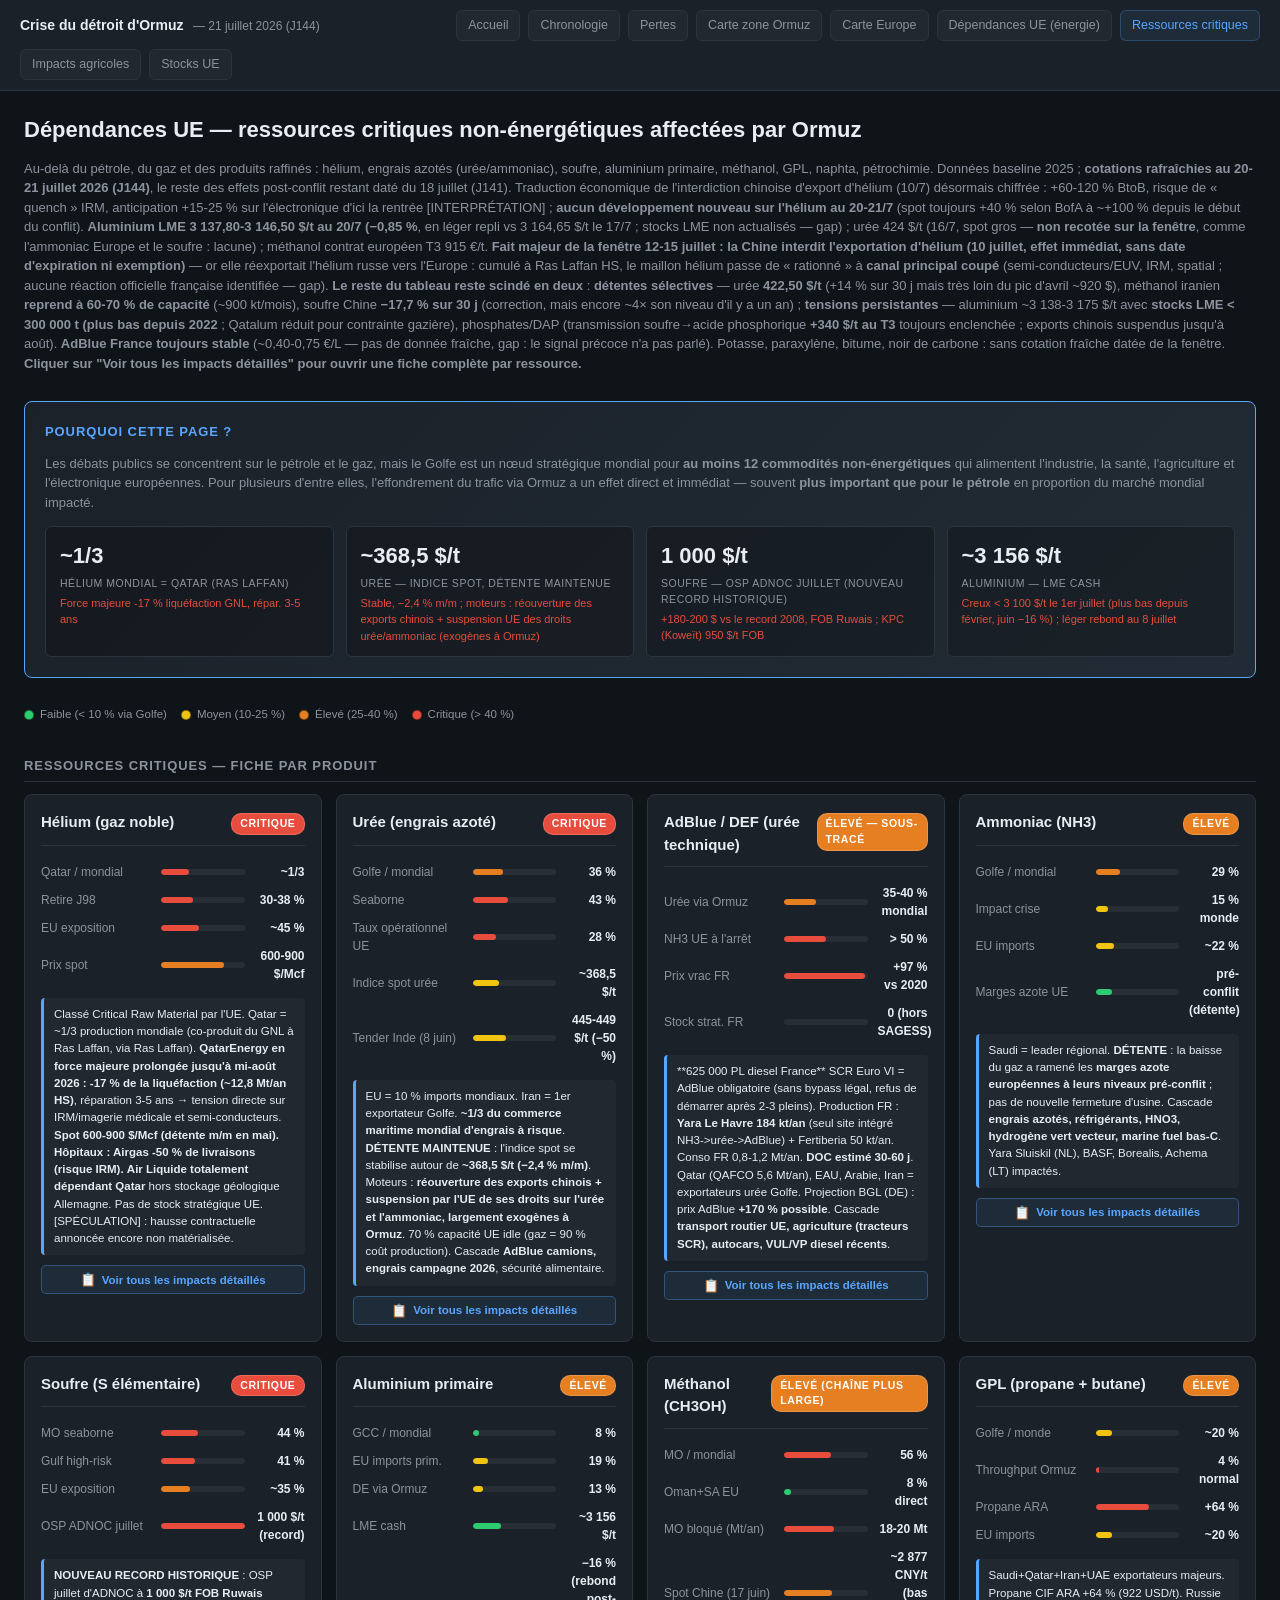
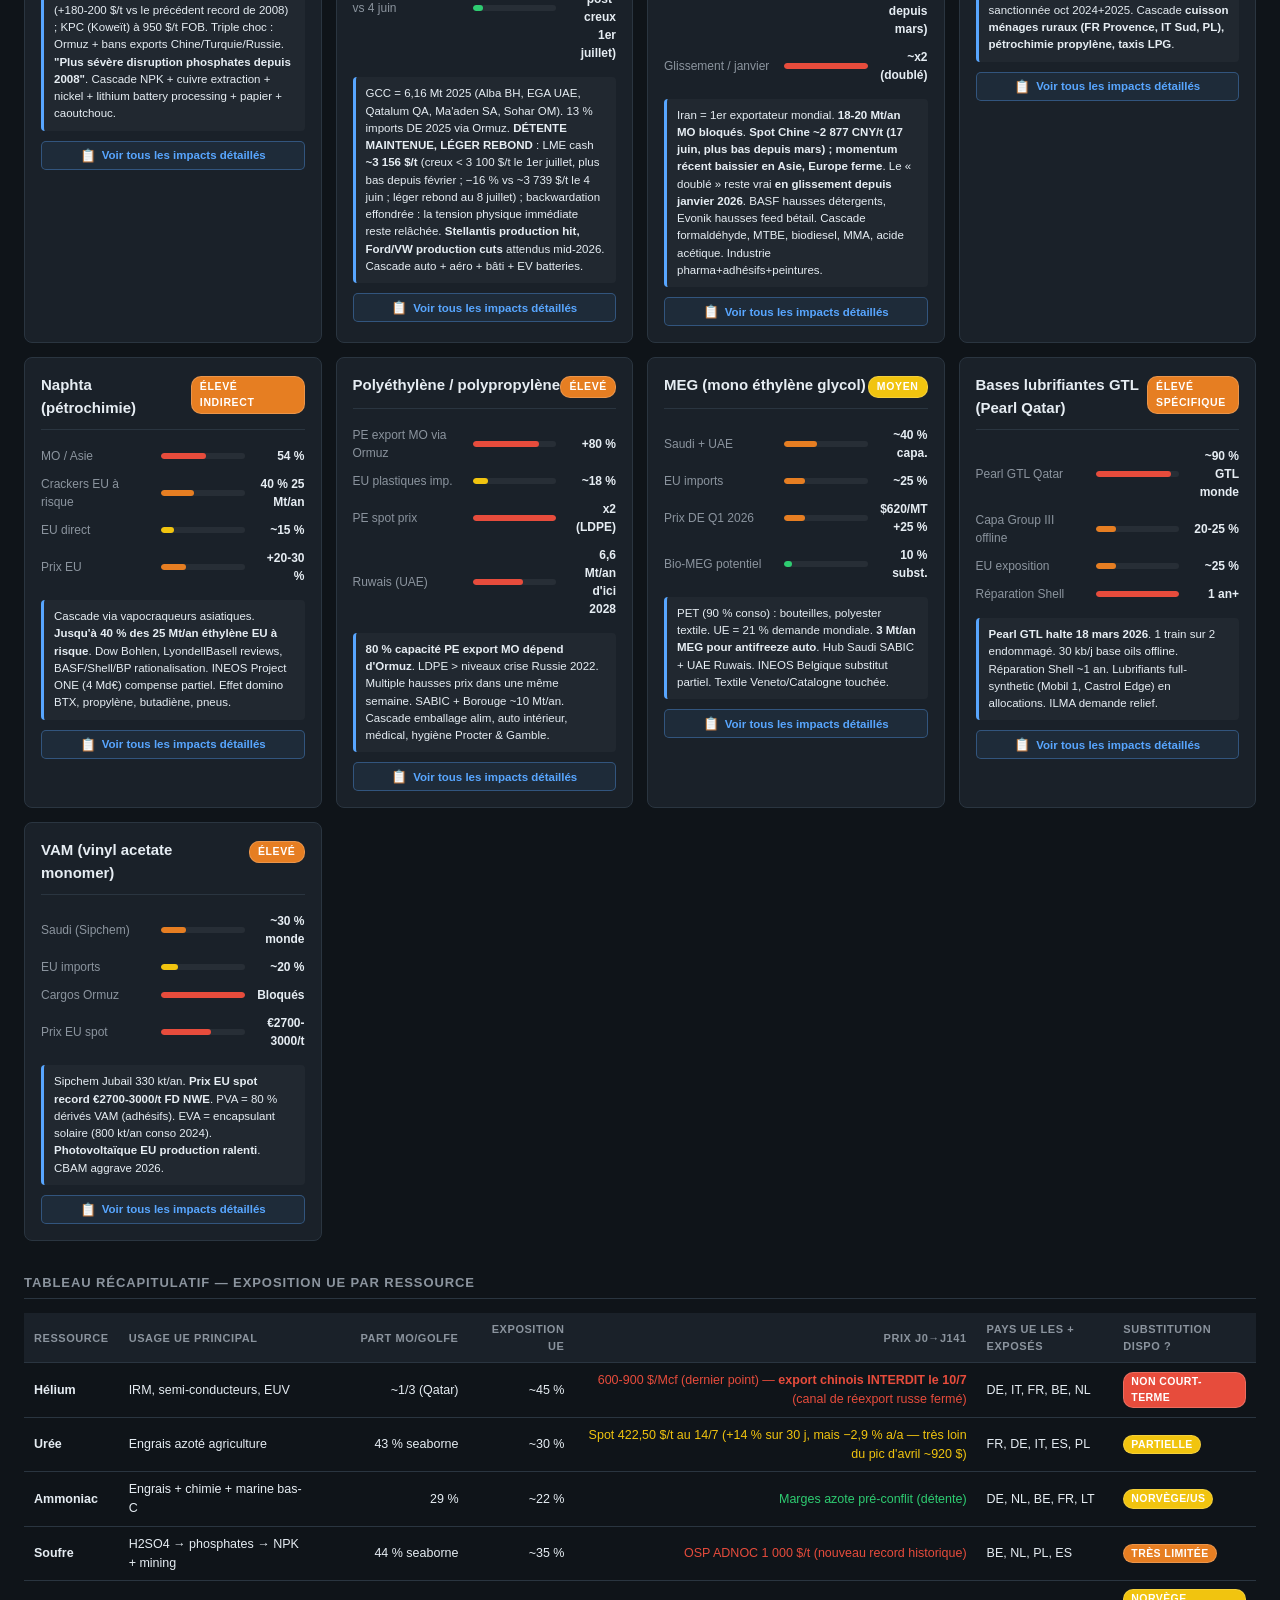
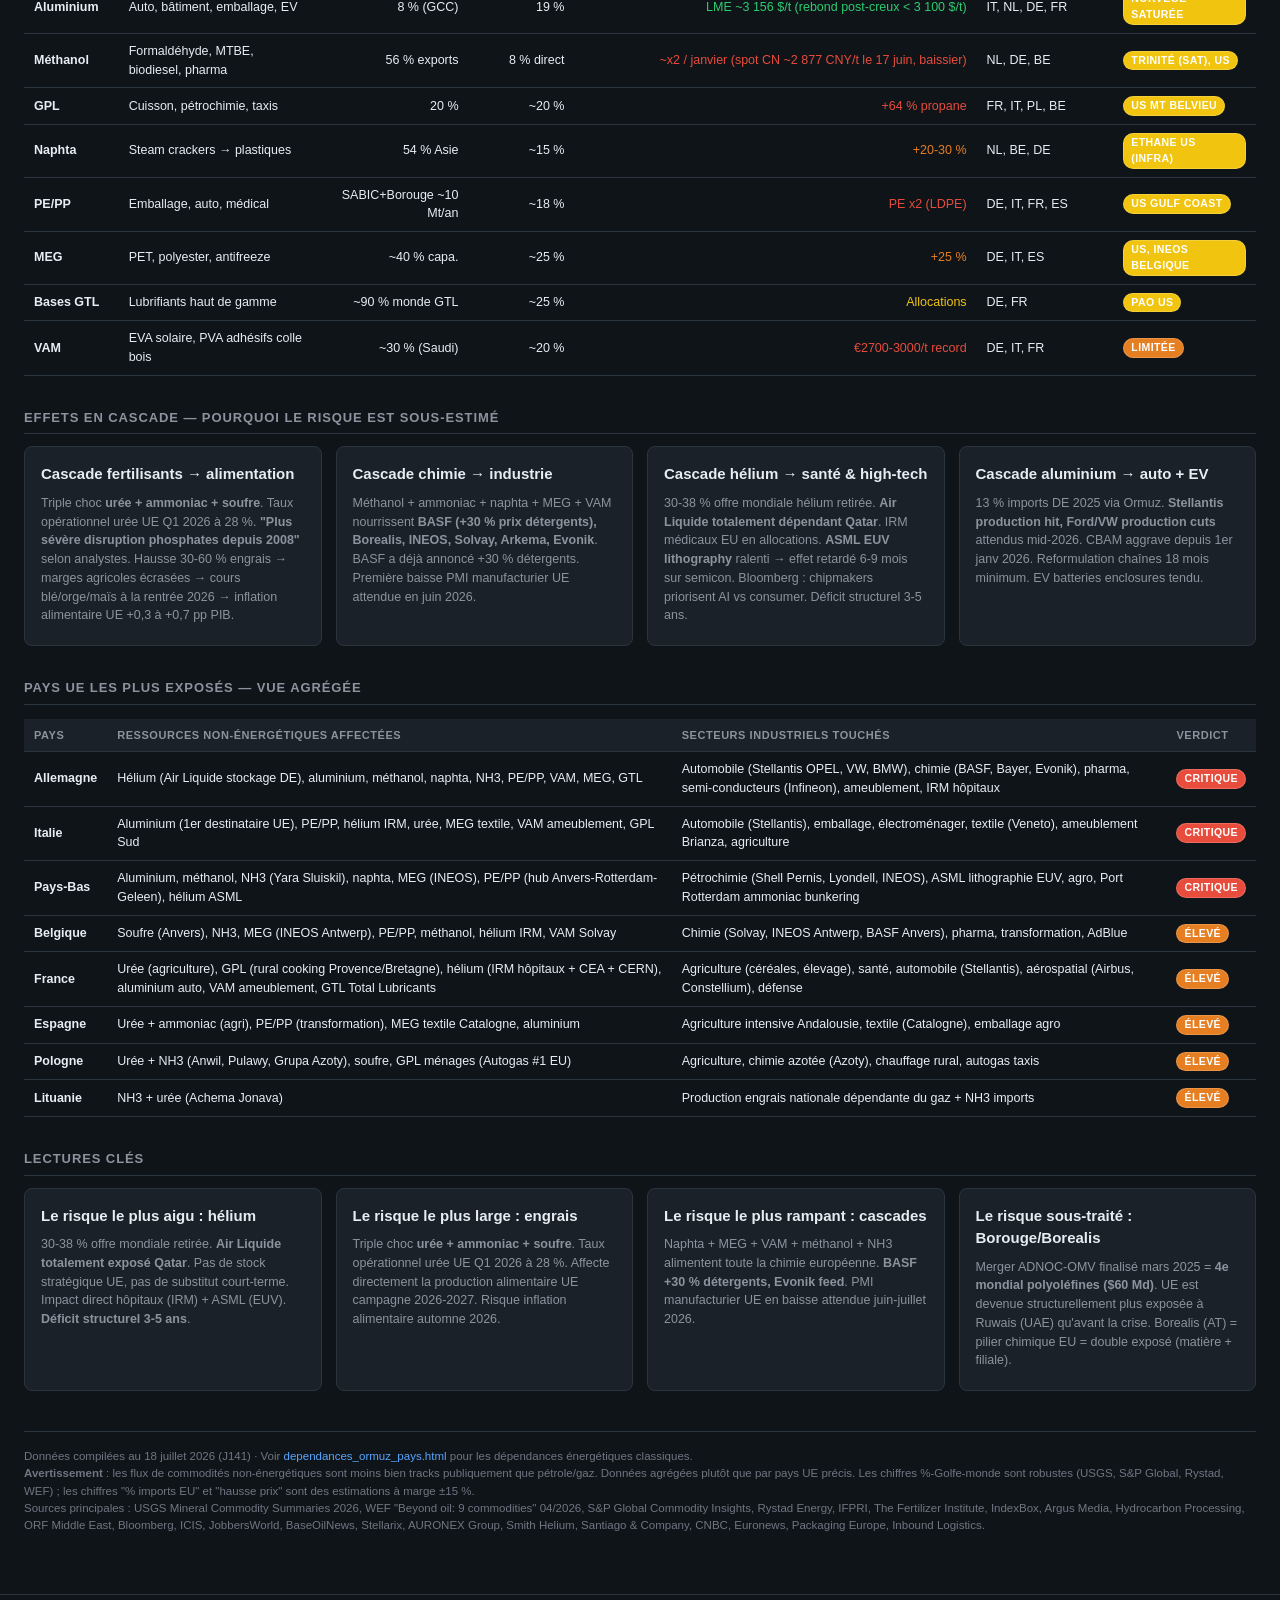
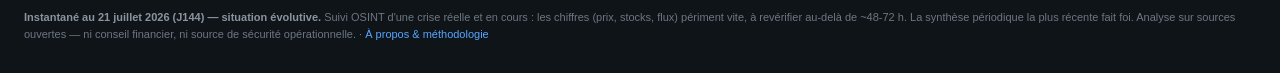
<file: app/dependances_ressources_critiques.html>
<!DOCTYPE html>
<html lang="fr">
<head>
<meta charset="UTF-8">
<meta name="viewport" content="width=device-width, initial-scale=1.0">
<title>Dépendances UE — ressources critiques non-énergétiques (21 juillet 2026 / J144)</title>
<meta name="description" content="Au-delà du pétrole : dépendance de l'UE au détroit d'Ormuz pour l'hélium, les engrais (urée, soufre, DAP), l'aluminium, le méthanol et 13 ressources critiques. Prix et tensions suivis en continu.">
<meta name="robots" content="index, follow">
<meta name="theme-color" content="#0d1117">
<link rel="canonical" href="https://mboix.github.io/ormuz-monitoring/app/dependances_ressources_critiques.html">
<meta property="og:type" content="website">
<meta property="og:locale" content="fr_FR">
<meta property="og:site_name" content="Observatoire de la crise du détroit d'Ormuz">
<meta property="og:title" content="Ressources critiques non-énergétiques & Ormuz">
<meta property="og:description" content="Au-delà du pétrole : dépendance de l'UE au détroit d'Ormuz pour l'hélium, les engrais (urée, soufre, DAP), l'aluminium, le méthanol et 13 ressources critiques. Prix et tensions suivis en continu.">
<meta property="og:url" content="https://mboix.github.io/ormuz-monitoring/app/dependances_ressources_critiques.html">
<meta name="twitter:card" content="summary">
<link rel="stylesheet" href="styles_common.css">
<style>
  /* === Modal pour impacts détaillés === */
  .btn-detail {
    display: inline-flex;
    align-items: center;
    gap: 6px;
    margin-top: 10px;
    background: rgba(88, 166, 255, 0.08);
    border: 1px solid rgba(88, 166, 255, 0.35);
    color: var(--accent);
    padding: 6px 12px;
    border-radius: 5px;
    cursor: pointer;
    font-size: 11.5px;
    font-weight: 600;
    transition: all 0.12s;
    font-family: inherit;
    width: 100%;
    justify-content: center;
  }
  .btn-detail:hover {
    background: rgba(88, 166, 255, 0.16);
    border-color: var(--accent);
  }
  .btn-detail::before {
    content: "📋";
    font-size: 13px;
  }

  .modal-backdrop {
    position: fixed;
    inset: 0;
    background: rgba(0, 0, 0, 0.78);
    display: none;
    align-items: flex-start;
    justify-content: center;
    z-index: 1000;
    padding: 30px 16px;
    overflow-y: auto;
  }
  .modal-backdrop.open { display: flex; }

  .modal-content {
    background: var(--panel);
    border: 1px solid var(--border);
    border-radius: 10px;
    max-width: 820px;
    width: 100%;
    margin: auto;
    box-shadow: 0 24px 60px rgba(0, 0, 0, 0.6);
    overflow: hidden;
    animation: modalIn 0.18s ease-out;
  }
  @keyframes modalIn {
    from { opacity: 0; transform: translateY(-12px) scale(0.98); }
    to   { opacity: 1; transform: translateY(0) scale(1); }
  }
  .modal-header {
    padding: 18px 22px;
    border-bottom: 1px solid var(--border);
    display: flex;
    align-items: center;
    justify-content: space-between;
    gap: 16px;
    background: var(--panel-2);
  }
  .modal-header h2 {
    margin: 0;
    border: none;
    padding: 0;
    color: var(--text);
    font-size: 17px;
    text-transform: none;
    letter-spacing: 0;
  }
  .modal-header .modal-subtitle {
    color: var(--text-dim);
    font-size: 12px;
    margin-top: 3px;
    font-weight: 400;
  }
  .modal-close {
    background: none;
    border: 1px solid var(--border);
    color: var(--text-dim);
    width: 32px;
    height: 32px;
    border-radius: 6px;
    cursor: pointer;
    font-size: 18px;
    line-height: 1;
    transition: all 0.12s;
    flex-shrink: 0;
  }
  .modal-close:hover {
    background: rgba(255, 255, 255, 0.06);
    color: var(--text);
    border-color: var(--accent);
  }
  .modal-body {
    padding: 18px 22px 24px;
    max-height: 70vh;
    overflow-y: auto;
    font-size: 13px;
    line-height: 1.55;
  }

  .impact-section { margin-bottom: 22px; }
  .impact-section:last-child { margin-bottom: 0; }
  .impact-section h3 {
    margin: 0 0 10px;
    font-size: 11.5px;
    text-transform: uppercase;
    letter-spacing: 0.08em;
    font-weight: 700;
    padding: 4px 10px;
    border-radius: 4px;
    display: inline-block;
  }
  .impact-section.now      h3 { background: rgba(231, 76, 60, 0.18);  color: #ff6b5b; border: 1px solid rgba(231,76,60,0.35); }
  .impact-section.short    h3 { background: rgba(230, 126, 34, 0.18); color: #ffa55b; border: 1px solid rgba(230,126,34,0.35); }
  .impact-section.medium   h3 { background: rgba(241, 196, 15, 0.18); color: #ffd24a; border: 1px solid rgba(241,196,15,0.35); }
  .impact-section.actors   h3 { background: rgba(88, 166, 255, 0.16); color: var(--accent); border: 1px solid rgba(88,166,255,0.35); }
  .impact-section.subst    h3 { background: rgba(46, 204, 113, 0.16); color: #4ee08a; border: 1px solid rgba(46,204,113,0.35); }
  .impact-section.sources  h3 { background: rgba(255, 255, 255, 0.06); color: var(--text-dim); border: 1px solid var(--border); }

  .impact-section ul {
    margin: 0;
    padding-left: 20px;
    color: var(--text);
  }
  .impact-section ul li {
    margin-bottom: 6px;
  }
  .impact-section ul li strong { color: var(--text); }
  .impact-section p { color: var(--text); margin: 6px 0; }
  .impact-section .actors-list { display: flex; flex-wrap: wrap; gap: 4px; }
  .impact-section .actor-tag {
    display: inline-block;
    padding: 3px 9px;
    background: rgba(255, 255, 255, 0.05);
    border: 1px solid var(--border);
    border-radius: 12px;
    font-size: 11.5px;
    color: var(--text);
  }
  .impact-section.sources p {
    font-size: 11px;
    color: var(--text-dim);
    font-style: italic;
  }
  .impact-section.sources .sources-list {
    list-style: none;
    padding-left: 0;
  }
  .impact-section.sources .sources-list li {
    padding: 5px 0;
    border-bottom: 1px dotted var(--border);
  }
  .impact-section.sources .sources-list li:last-child { border-bottom: none; }
  .impact-section.sources .sources-list a {
    color: var(--accent);
    text-decoration: none;
    font-size: 12px;
    display: inline-flex;
    align-items: center;
    gap: 6px;
    word-break: break-word;
    transition: color 0.12s;
  }
  .impact-section.sources .sources-list a:hover {
    color: var(--text);
    text-decoration: underline;
  }
  .impact-section.sources .sources-list a::before {
    content: "↗";
    font-size: 11px;
    opacity: 0.7;
    flex-shrink: 0;
  }

  body.modal-locked { overflow: hidden; }
</style>
</head>
<body>

<site-nav active="ressources"></site-nav>

<main class="page">
  <h1>Dépendances UE — ressources critiques non-énergétiques affectées par Ormuz</h1>
  <p class="subtitle">Au-delà du pétrole, du gaz et des produits raffinés : hélium, engrais azotés (urée/ammoniac), soufre, aluminium primaire, méthanol, GPL, naphta, pétrochimie. Données baseline 2025 ; <strong>cotations rafraîchies au 20-21 juillet 2026 (J144)</strong>, le reste des effets post-conflit restant daté du 18 juillet (J141). Traduction économique de l'interdiction chinoise d'export d'hélium (10/7) désormais chiffrée : +60-120 % BtoB, risque de « quench » IRM, anticipation +15-25 % sur l'électronique d'ici la rentrée [INTERPRÉTATION] ; <strong>aucun développement nouveau sur l'hélium au 20-21/7</strong> (spot toujours +40 % selon BofA à ~+100 % depuis le début du conflit). <strong>Aluminium LME 3 137,80-3 146,50 $/t au 20/7 (−0,85 %</strong>, en léger repli vs 3 164,65 $/t le 17/7 ; stocks LME non actualisés — gap) ; urée 424 $/t (16/7, spot gros — <strong>non recotée sur la fenêtre</strong>, comme l'ammoniac Europe et le soufre : lacune) ; méthanol contrat européen T3 915 €/t. <strong>Fait majeur de la fenêtre 12-15 juillet : la Chine interdit l'exportation d'hélium (10 juillet, effet immédiat, sans date d'expiration ni exemption)</strong> — or elle réexportait l'hélium russe vers l'Europe : cumulé à Ras Laffan HS, le maillon hélium passe de « rationné » à <strong>canal principal coupé</strong> (semi-conducteurs/EUV, IRM, spatial ; aucune réaction officielle française identifiée — gap). <strong>Le reste du tableau reste scindé en deux</strong> : <strong>détentes sélectives</strong> — urée <strong>422,50 $/t</strong> (+14 % sur 30 j mais très loin du pic d'avril ~920 $), méthanol iranien <strong>reprend à 60-70 % de capacité</strong> (~900 kt/mois), soufre Chine <strong>−17,7 % sur 30 j</strong> (correction, mais encore ~4× son niveau d'il y a un an) ; <strong>tensions persistantes</strong> — aluminium ~3 138-3 175 $/t avec <strong>stocks LME &lt; 300 000 t (plus bas depuis 2022</strong> ; Qatalum réduit pour contrainte gazière), phosphates/DAP (transmission soufre→acide phosphorique <strong>+340 $/t au T3</strong> toujours enclenchée ; exports chinois suspendus jusqu'à août). <strong>AdBlue France toujours stable</strong> (~0,40-0,75 €/L — pas de donnée fraîche, gap : le signal précoce n'a pas parlé). Potasse, paraxylène, bitume, noir de carbone : sans cotation fraîche datée de la fenêtre. <strong>Cliquer sur "Voir tous les impacts détaillés" pour ouvrir une fiche complète par ressource.</strong></p>

  <div class="summary">
    <h2>Pourquoi cette page ?</h2>
    <p style="margin-top: 0; color: var(--text-dim); font-size: 13px;">
      Les débats publics se concentrent sur le pétrole et le gaz, mais le Golfe est un nœud stratégique mondial pour <strong>au moins 12 commodités non-énergétiques</strong> qui alimentent l'industrie, la santé, l'agriculture et l'électronique européennes. Pour plusieurs d'entre elles, l'effondrement du trafic via Ormuz a un effet direct et immédiat — souvent <strong>plus important que pour le pétrole</strong> en proportion du marché mondial impacté.
    </p>
    <div class="summary-grid">
      <div class="summary-stat">
        <div class="v">~1/3</div>
        <div class="l">Hélium mondial = Qatar (Ras Laffan)</div>
        <div class="delta down">Force majeure -17 % liquéfaction GNL, répar. 3-5 ans</div>
      </div>
      <div class="summary-stat">
        <div class="v">~368,5 $/t</div>
        <div class="l">Urée — indice spot, détente maintenue</div>
        <div class="delta down">Stable, −2,4 % m/m ; moteurs : réouverture des exports chinois + suspension UE des droits urée/ammoniac (exogènes à Ormuz)</div>
      </div>
      <div class="summary-stat">
        <div class="v">1 000 $/t</div>
        <div class="l">Soufre — OSP ADNOC juillet (nouveau record historique)</div>
        <div class="delta down">+180-200 $ vs le record 2008, FOB Ruwais ; KPC (Koweït) 950 $/t FOB</div>
      </div>
      <div class="summary-stat">
        <div class="v">~3 156 $/t</div>
        <div class="l">Aluminium — LME cash</div>
        <div class="delta down">Creux &lt; 3 100 $/t le 1er juillet (plus bas depuis février, juin −16 %) ; léger rebond au 8 juillet</div>
      </div>
    </div>
  </div>

  <div class="legend">
    <div class="item"><span class="dot" style="background: var(--green);"></span> Faible (&lt; 10 % via Golfe)</div>
    <div class="item"><span class="dot" style="background: var(--yellow);"></span> Moyen (10-25 %)</div>
    <div class="item"><span class="dot" style="background: var(--orange);"></span> Élevé (25-40 %)</div>
    <div class="item"><span class="dot" style="background: var(--red);"></span> Critique (&gt; 40 %)</div>
  </div>

  <h2>Ressources critiques — fiche par produit</h2>

  <div class="cards">

    <!-- HELIUM -->
    <div class="country-card">
      <div class="country-header">
        <div class="country-name">Hélium (gaz noble)</div>
        <div class="country-risk risk-critical">Critique</div>
      </div>
      <div class="metric-row"><div class="k">Qatar / mondial</div><div class="bar"><div style="width: 33%; background: var(--red);"></div></div><div class="v">~1/3</div></div>
      <div class="metric-row"><div class="k">Retire J98</div><div class="bar"><div style="width: 38%; background: var(--red);"></div></div><div class="v">30-38 %</div></div>
      <div class="metric-row"><div class="k">EU exposition</div><div class="bar"><div style="width: 45%; background: var(--red);"></div></div><div class="v">~45 %</div></div>
      <div class="metric-row"><div class="k">Prix spot</div><div class="bar"><div style="width: 75%; background: var(--orange);"></div></div><div class="v">600-900 $/Mcf</div></div>
      <div class="note">Classé Critical Raw Material par l'UE. Qatar = ~1/3 production mondiale (co-produit du GNL à Ras Laffan, via Ras Laffan). <strong>QatarEnergy en force majeure prolongée jusqu'à mi-août 2026 : -17 % de la liquéfaction (~12,8 Mt/an HS)</strong>, réparation 3-5 ans → tension directe sur IRM/imagerie médicale et semi-conducteurs. <strong>Spot 600-900 $/Mcf (détente m/m en mai). Hôpitaux : Airgas -50 % de livraisons (risque IRM).</strong> <strong>Air Liquide totalement dépendant Qatar</strong> hors stockage géologique Allemagne. Pas de stock stratégique UE. [SPÉCULATION] : hausse contractuelle annoncée encore non matérialisée.</div>
      <button class="btn-detail" data-resource="helium">Voir tous les impacts détaillés</button>
    </div>

    <!-- UREE -->
    <div class="country-card">
      <div class="country-header">
        <div class="country-name">Urée (engrais azoté)</div>
        <div class="country-risk risk-critical">Critique</div>
      </div>
      <div class="metric-row"><div class="k">Golfe / mondial</div><div class="bar"><div style="width: 36%; background: var(--orange);"></div></div><div class="v">36 %</div></div>
      <div class="metric-row"><div class="k">Seaborne</div><div class="bar"><div style="width: 43%; background: var(--red);"></div></div><div class="v">43 %</div></div>
      <div class="metric-row"><div class="k">Taux opérationnel UE</div><div class="bar"><div style="width: 28%; background: var(--red);"></div></div><div class="v">28 %</div></div>
      <div class="metric-row"><div class="k">Indice spot urée</div><div class="bar"><div style="width: 32%; background: var(--yellow);"></div></div><div class="v">~368,5 $/t</div></div>
      <div class="metric-row"><div class="k">Tender Inde (8 juin)</div><div class="bar"><div style="width: 40%; background: var(--yellow);"></div></div><div class="v">445-449 $/t (−50 %)</div></div>
      <div class="note">EU = 10 % imports mondiaux. Iran = 1er exportateur Golfe. <strong>~1/3 du commerce maritime mondial d'engrais à risque</strong>. <strong>DÉTENTE MAINTENUE</strong> : l'indice spot se stabilise autour de <strong>~368,5 $/t (−2,4 % m/m)</strong>. Moteurs : <strong>réouverture des exports chinois + suspension par l'UE de ses droits sur l'urée et l'ammoniac, largement exogènes à Ormuz</strong>. 70 % capacité UE idle (gaz = 90 % coût production). Cascade <strong>AdBlue camions, engrais campagne 2026</strong>, sécurité alimentaire.</div>
      <button class="btn-detail" data-resource="uree">Voir tous les impacts détaillés</button>
    </div>

    <!-- ADBLUE / DEF -->
    <div class="country-card">
      <div class="country-header">
        <div class="country-name">AdBlue / DEF (urée technique)</div>
        <div class="country-risk risk-high">Élevé — sous-tracé</div>
      </div>
      <div class="metric-row"><div class="k">Urée via Ormuz</div><div class="bar"><div style="width: 38%; background: var(--orange);"></div></div><div class="v">35-40 % mondial</div></div>
      <div class="metric-row"><div class="k">NH3 UE à l'arrêt</div><div class="bar"><div style="width: 50%; background: var(--red);"></div></div><div class="v">&gt; 50 %</div></div>
      <div class="metric-row"><div class="k">Prix vrac FR</div><div class="bar"><div style="width: 97%; background: var(--red);"></div></div><div class="v">+97 % vs 2020</div></div>
      <div class="metric-row"><div class="k">Stock strat. FR</div><div class="bar"><div style="width: 0%; background: var(--grey);"></div></div><div class="v">0 (hors SAGESS)</div></div>
      <div class="note">**625 000 PL diesel France** SCR Euro VI = AdBlue obligatoire (sans bypass légal, refus de démarrer après 2-3 pleins). Production FR : <strong>Yara Le Havre 184 kt/an</strong> (seul site intégré NH3->urée->AdBlue) + Fertiberia 50 kt/an. Conso FR 0,8-1,2 Mt/an. <strong>DOC estimé 30-60 j</strong>. Qatar (QAFCO 5,6 Mt/an), EAU, Arabie, Iran = exportateurs urée Golfe. Projection BGL (DE) : prix AdBlue <strong>+170 % possible</strong>. Cascade <strong>transport routier UE, agriculture (tracteurs SCR), autocars, VUL/VP diesel récents</strong>.</div>
      <button class="btn-detail" data-resource="adblue">Voir tous les impacts détaillés</button>
    </div>

    <!-- AMMONIAC -->
    <div class="country-card">
      <div class="country-header">
        <div class="country-name">Ammoniac (NH3)</div>
        <div class="country-risk risk-high">Élevé</div>
      </div>
      <div class="metric-row"><div class="k">Golfe / mondial</div><div class="bar"><div style="width: 29%; background: var(--orange);"></div></div><div class="v">29 %</div></div>
      <div class="metric-row"><div class="k">Impact crise</div><div class="bar"><div style="width: 15%; background: var(--yellow);"></div></div><div class="v">15 % monde</div></div>
      <div class="metric-row"><div class="k">EU imports</div><div class="bar"><div style="width: 22%; background: var(--yellow);"></div></div><div class="v">~22 %</div></div>
      <div class="metric-row"><div class="k">Marges azote UE</div><div class="bar"><div style="width: 20%; background: var(--green);"></div></div><div class="v">pré-conflit (détente)</div></div>
      <div class="note">Saudi = leader régional. <strong>DÉTENTE</strong> : la baisse du gaz a ramené les <strong>marges azote européennes à leurs niveaux pré-conflit</strong> ; pas de nouvelle fermeture d'usine. Cascade <strong>engrais azotés, réfrigérants, HNO3, hydrogène vert vecteur, marine fuel bas-C</strong>. Yara Sluiskil (NL), BASF, Borealis, Achema (LT) impactés.</div>
      <button class="btn-detail" data-resource="ammoniac">Voir tous les impacts détaillés</button>
    </div>

    <!-- SOUFRE -->
    <div class="country-card">
      <div class="country-header">
        <div class="country-name">Soufre (S élémentaire)</div>
        <div class="country-risk risk-critical">Critique</div>
      </div>
      <div class="metric-row"><div class="k">MO seaborne</div><div class="bar"><div style="width: 44%; background: var(--red);"></div></div><div class="v">44 %</div></div>
      <div class="metric-row"><div class="k">Gulf high-risk</div><div class="bar"><div style="width: 41%; background: var(--red);"></div></div><div class="v">41 %</div></div>
      <div class="metric-row"><div class="k">EU exposition</div><div class="bar"><div style="width: 35%; background: var(--orange);"></div></div><div class="v">~35 %</div></div>
      <div class="metric-row"><div class="k">OSP ADNOC juillet</div><div class="bar"><div style="width: 100%; background: var(--red);"></div></div><div class="v">1 000 $/t (record)</div></div>
      <div class="note"><strong>NOUVEAU RECORD HISTORIQUE</strong> : OSP juillet d'ADNOC à <strong>1 000 $/t FOB Ruwais</strong> (+180-200 $/t vs le précédent record de 2008) ; KPC (Koweït) à 950 $/t FOB. Triple choc : Ormuz + bans exports Chine/Turquie/Russie. <strong>"Plus sévère disruption phosphates depuis 2008"</strong>. Cascade NPK + cuivre extraction + nickel + lithium battery processing + papier + caoutchouc.</div>
      <button class="btn-detail" data-resource="soufre">Voir tous les impacts détaillés</button>
    </div>

    <!-- ALUMINIUM PRIMAIRE -->
    <div class="country-card">
      <div class="country-header">
        <div class="country-name">Aluminium primaire</div>
        <div class="country-risk risk-high">Élevé</div>
      </div>
      <div class="metric-row"><div class="k">GCC / mondial</div><div class="bar"><div style="width: 8%; background: var(--green);"></div></div><div class="v">8 %</div></div>
      <div class="metric-row"><div class="k">EU imports prim.</div><div class="bar"><div style="width: 19%; background: var(--yellow);"></div></div><div class="v">19 %</div></div>
      <div class="metric-row"><div class="k">DE via Ormuz</div><div class="bar"><div style="width: 13%; background: var(--yellow);"></div></div><div class="v">13 %</div></div>
      <div class="metric-row"><div class="k">LME cash</div><div class="bar"><div style="width: 34%; background: var(--green);"></div></div><div class="v">~3 156 $/t</div></div>
      <div class="metric-row"><div class="k">vs 4 juin</div><div class="bar"><div style="width: 12%; background: var(--green);"></div></div><div class="v">−16 % (rebond post-creux 1er juillet)</div></div>
      <div class="note">GCC = 6,16 Mt 2025 (Alba BH, EGA UAE, Qatalum QA, Ma'aden SA, Sohar OM). 13 % imports DE 2025 via Ormuz. <strong>DÉTENTE MAINTENUE, LÉGER REBOND</strong> : LME cash <strong>~3 156 $/t</strong> (creux &lt; 3 100 $/t le 1er juillet, plus bas depuis février ; −16 % vs ~3 739 $/t le 4 juin ; léger rebond au 8 juillet) ; backwardation effondrée : la tension physique immédiate reste relâchée. <strong>Stellantis production hit, Ford/VW production cuts</strong> attendus mid-2026. Cascade auto + aéro + bâti + EV batteries.</div>
      <button class="btn-detail" data-resource="aluminium">Voir tous les impacts détaillés</button>
    </div>

    <!-- METHANOL -->
    <div class="country-card">
      <div class="country-header">
        <div class="country-name">Méthanol (CH3OH)</div>
        <div class="country-risk risk-high">Élevé (chaîne plus large)</div>
      </div>
      <div class="metric-row"><div class="k">MO / mondial</div><div class="bar"><div style="width: 56%; background: var(--red);"></div></div><div class="v">56 %</div></div>
      <div class="metric-row"><div class="k">Oman+SA EU</div><div class="bar"><div style="width: 8%; background: var(--green);"></div></div><div class="v">8 % direct</div></div>
      <div class="metric-row"><div class="k">MO bloqué (Mt/an)</div><div class="bar"><div style="width: 60%; background: var(--red);"></div></div><div class="v">18-20 Mt</div></div>
      <div class="metric-row"><div class="k">Spot Chine (17 juin)</div><div class="bar"><div style="width: 58%; background: var(--orange);"></div></div><div class="v">~2 877 CNY/t (bas depuis mars)</div></div>
      <div class="metric-row"><div class="k">Glissement / janvier</div><div class="bar"><div style="width: 100%; background: var(--red);"></div></div><div class="v">~x2 (doublé)</div></div>
      <div class="note">Iran = 1er exportateur mondial. <strong>18-20 Mt/an MO bloqués</strong>. <strong>Spot Chine ~2 877 CNY/t (17 juin, plus bas depuis mars) ; momentum récent baissier en Asie, Europe ferme</strong>. Le « doublé » reste vrai <strong>en glissement depuis janvier 2026</strong>. BASF hausses détergents, Evonik hausses feed bétail. Cascade formaldéhyde, MTBE, biodiesel, MMA, acide acétique. Industrie pharma+adhésifs+peintures.</div>
      <button class="btn-detail" data-resource="methanol">Voir tous les impacts détaillés</button>
    </div>

    <!-- GPL -->
    <div class="country-card">
      <div class="country-header">
        <div class="country-name">GPL (propane + butane)</div>
        <div class="country-risk risk-high">Élevé</div>
      </div>
      <div class="metric-row"><div class="k">Golfe / monde</div><div class="bar"><div style="width: 20%; background: var(--yellow);"></div></div><div class="v">~20 %</div></div>
      <div class="metric-row"><div class="k">Throughput Ormuz</div><div class="bar"><div style="width: 4%; background: var(--red);"></div></div><div class="v">4 % normal</div></div>
      <div class="metric-row"><div class="k">Propane ARA</div><div class="bar"><div style="width: 64%; background: var(--red);"></div></div><div class="v">+64 %</div></div>
      <div class="metric-row"><div class="k">EU imports</div><div class="bar"><div style="width: 20%; background: var(--yellow);"></div></div><div class="v">~20 %</div></div>
      <div class="note">Saudi+Qatar+Iran+UAE exportateurs majeurs. Propane CIF ARA +64 % (922 USD/t). Russie sanctionnée oct 2024+2025. Cascade <strong>cuisson ménages ruraux (FR Provence, IT Sud, PL), pétrochimie propylène, taxis LPG</strong>.</div>
      <button class="btn-detail" data-resource="gpl">Voir tous les impacts détaillés</button>
    </div>

    <!-- NAPHTA -->
    <div class="country-card">
      <div class="country-header">
        <div class="country-name">Naphta (pétrochimie)</div>
        <div class="country-risk risk-high">Élevé indirect</div>
      </div>
      <div class="metric-row"><div class="k">MO / Asie</div><div class="bar"><div style="width: 54%; background: var(--red);"></div></div><div class="v">54 %</div></div>
      <div class="metric-row"><div class="k">Crackers EU à risque</div><div class="bar"><div style="width: 40%; background: var(--orange);"></div></div><div class="v">40 % 25 Mt/an</div></div>
      <div class="metric-row"><div class="k">EU direct</div><div class="bar"><div style="width: 15%; background: var(--yellow);"></div></div><div class="v">~15 %</div></div>
      <div class="metric-row"><div class="k">Prix EU</div><div class="bar"><div style="width: 30%; background: var(--orange);"></div></div><div class="v">+20-30 %</div></div>
      <div class="note">Cascade via vapocraqueurs asiatiques. <strong>Jusqu'à 40 % des 25 Mt/an éthylène EU à risque</strong>. Dow Bohlen, LyondellBasell reviews, BASF/Shell/BP rationalisation. INEOS Project ONE (4 Md€) compense partiel. Effet domino BTX, propylène, butadiène, pneus.</div>
      <button class="btn-detail" data-resource="naphta">Voir tous les impacts détaillés</button>
    </div>

    <!-- PE/PP -->
    <div class="country-card">
      <div class="country-header">
        <div class="country-name">Polyéthylène / polypropylène</div>
        <div class="country-risk risk-high">Élevé</div>
      </div>
      <div class="metric-row"><div class="k">PE export MO via Ormuz</div><div class="bar"><div style="width: 80%; background: var(--red);"></div></div><div class="v">+80 %</div></div>
      <div class="metric-row"><div class="k">EU plastiques imp.</div><div class="bar"><div style="width: 18%; background: var(--yellow);"></div></div><div class="v">~18 %</div></div>
      <div class="metric-row"><div class="k">PE spot prix</div><div class="bar"><div style="width: 100%; background: var(--red);"></div></div><div class="v">x2 (LDPE)</div></div>
      <div class="metric-row"><div class="k">Ruwais (UAE)</div><div class="bar"><div style="width: 60%; background: var(--red);"></div></div><div class="v">6,6 Mt/an d'ici 2028</div></div>
      <div class="note"><strong>80 % capacité PE export MO dépend d'Ormuz</strong>. LDPE > niveaux crise Russie 2022. Multiple hausses prix dans une même semaine. SABIC + Borouge ~10 Mt/an. Cascade emballage alim, auto intérieur, médical, hygiène Procter &amp; Gamble.</div>
      <button class="btn-detail" data-resource="peppl">Voir tous les impacts détaillés</button>
    </div>

    <!-- MEG -->
    <div class="country-card">
      <div class="country-header">
        <div class="country-name">MEG (mono éthylène glycol)</div>
        <div class="country-risk risk-mid">Moyen</div>
      </div>
      <div class="metric-row"><div class="k">Saudi + UAE</div><div class="bar"><div style="width: 40%; background: var(--orange);"></div></div><div class="v">~40 % capa.</div></div>
      <div class="metric-row"><div class="k">EU imports</div><div class="bar"><div style="width: 25%; background: var(--orange);"></div></div><div class="v">~25 %</div></div>
      <div class="metric-row"><div class="k">Prix DE Q1 2026</div><div class="bar"><div style="width: 25%; background: var(--orange);"></div></div><div class="v">$620/MT +25 %</div></div>
      <div class="metric-row"><div class="k">Bio-MEG potentiel</div><div class="bar"><div style="width: 10%; background: var(--green);"></div></div><div class="v">10 % subst.</div></div>
      <div class="note">PET (90 % conso) : bouteilles, polyester textile. UE = 21 % demande mondiale. <strong>3 Mt/an MEG pour antifreeze auto</strong>. Hub Saudi SABIC + UAE Ruwais. INEOS Belgique substitut partiel. Textile Veneto/Catalogne touchée.</div>
      <button class="btn-detail" data-resource="meg">Voir tous les impacts détaillés</button>
    </div>

    <!-- GTL -->
    <div class="country-card">
      <div class="country-header">
        <div class="country-name">Bases lubrifiantes GTL (Pearl Qatar)</div>
        <div class="country-risk risk-high">Élevé spécifique</div>
      </div>
      <div class="metric-row"><div class="k">Pearl GTL Qatar</div><div class="bar"><div style="width: 90%; background: var(--red);"></div></div><div class="v">~90 % GTL monde</div></div>
      <div class="metric-row"><div class="k">Capa Group III offline</div><div class="bar"><div style="width: 25%; background: var(--orange);"></div></div><div class="v">20-25 %</div></div>
      <div class="metric-row"><div class="k">EU exposition</div><div class="bar"><div style="width: 25%; background: var(--orange);"></div></div><div class="v">~25 %</div></div>
      <div class="metric-row"><div class="k">Réparation Shell</div><div class="bar"><div style="width: 100%; background: var(--red);"></div></div><div class="v">1 an+</div></div>
      <div class="note"><strong>Pearl GTL halte 18 mars 2026</strong>. 1 train sur 2 endommagé. 30 kb/j base oils offline. Réparation Shell ~1 an. Lubrifiants full-synthetic (Mobil 1, Castrol Edge) en allocations. ILMA demande relief.</div>
      <button class="btn-detail" data-resource="gtl">Voir tous les impacts détaillés</button>
    </div>

    <!-- VAM -->
    <div class="country-card">
      <div class="country-header">
        <div class="country-name">VAM (vinyl acetate monomer)</div>
        <div class="country-risk risk-high">Élevé</div>
      </div>
      <div class="metric-row"><div class="k">Saudi (Sipchem)</div><div class="bar"><div style="width: 30%; background: var(--orange);"></div></div><div class="v">~30 % monde</div></div>
      <div class="metric-row"><div class="k">EU imports</div><div class="bar"><div style="width: 20%; background: var(--yellow);"></div></div><div class="v">~20 %</div></div>
      <div class="metric-row"><div class="k">Cargos Ormuz</div><div class="bar"><div style="width: 100%; background: var(--red);"></div></div><div class="v">Bloqués</div></div>
      <div class="metric-row"><div class="k">Prix EU spot</div><div class="bar"><div style="width: 60%; background: var(--red);"></div></div><div class="v">€2700-3000/t</div></div>
      <div class="note">Sipchem Jubail 330 kt/an. <strong>Prix EU spot record €2700-3000/t FD NWE</strong>. PVA = 80 % dérivés VAM (adhésifs). EVA = encapsulant solaire (800 kt/an conso 2024). <strong>Photovoltaïque EU production ralenti</strong>. CBAM aggrave 2026.</div>
      <button class="btn-detail" data-resource="vam">Voir tous les impacts détaillés</button>
    </div>

  </div>

  <!-- Tableau récapitulatif -->
  <h2>Tableau récapitulatif — exposition UE par ressource</h2>
  <div class="tablewrap">
    <table>
      <thead>
        <tr>
          <th>Ressource</th>
          <th>Usage UE principal</th>
          <th class="num">Part MO/Golfe</th>
          <th class="num">Exposition UE</th>
          <th class="num">Prix J0→J141</th>
          <th>Pays UE les + exposés</th>
          <th>Substitution dispo ?</th>
        </tr>
      </thead>
      <tbody>
        <tr><td><strong>Hélium</strong></td><td>IRM, semi-conducteurs, EUV</td><td class="num">~1/3 (Qatar)</td><td class="num">~45 %</td><td class="num" style="color: var(--red);">600-900 $/Mcf (dernier point) — <strong>export chinois INTERDIT le 10/7</strong> (canal de réexport russe fermé)</td><td>DE, IT, FR, BE, NL</td><td><span class="pill" style="background: var(--red);">Non court-terme</span></td></tr>
        <tr><td><strong>Urée</strong></td><td>Engrais azoté agriculture</td><td class="num">43 % seaborne</td><td class="num">~30 %</td><td class="num" style="color: var(--yellow);">Spot 422,50 $/t au 14/7 (+14 % sur 30 j, mais −2,9 % a/a — très loin du pic d'avril ~920 $)</td><td>FR, DE, IT, ES, PL</td><td><span class="pill" style="background: var(--yellow);">Partielle</span></td></tr>
        <tr><td><strong>Ammoniac</strong></td><td>Engrais + chimie + marine bas-C</td><td class="num">29 %</td><td class="num">~22 %</td><td class="num" style="color: var(--green);">Marges azote pré-conflit (détente)</td><td>DE, NL, BE, FR, LT</td><td><span class="pill" style="background: var(--yellow);">Norvège/US</span></td></tr>
        <tr><td><strong>Soufre</strong></td><td>H2SO4 → phosphates → NPK + mining</td><td class="num">44 % seaborne</td><td class="num">~35 %</td><td class="num" style="color: var(--red);">OSP ADNOC 1 000 $/t (nouveau record historique)</td><td>BE, NL, PL, ES</td><td><span class="pill" style="background: var(--orange);">Très limitée</span></td></tr>
        <tr><td><strong>Aluminium</strong></td><td>Auto, bâtiment, emballage, EV</td><td class="num">8 % (GCC)</td><td class="num">19 %</td><td class="num" style="color: var(--green);">LME ~3 156 $/t (rebond post-creux &lt; 3 100 $/t)</td><td>IT, NL, DE, FR</td><td><span class="pill" style="background: var(--yellow);">Norvège saturée</span></td></tr>
        <tr><td><strong>Méthanol</strong></td><td>Formaldéhyde, MTBE, biodiesel, pharma</td><td class="num">56 % exports</td><td class="num">8 % direct</td><td class="num" style="color: var(--red);">~x2 / janvier (spot CN ~2 877 CNY/t le 17 juin, baissier)</td><td>NL, DE, BE</td><td><span class="pill" style="background: var(--yellow);">Trinité (sat), US</span></td></tr>
        <tr><td><strong>GPL</strong></td><td>Cuisson, pétrochimie, taxis</td><td class="num">20 %</td><td class="num">~20 %</td><td class="num" style="color: var(--red);">+64 % propane</td><td>FR, IT, PL, BE</td><td><span class="pill" style="background: var(--yellow);">US Mt Belvieu</span></td></tr>
        <tr><td><strong>Naphta</strong></td><td>Steam crackers → plastiques</td><td class="num">54 % Asie</td><td class="num">~15 %</td><td class="num" style="color: var(--orange);">+20-30 %</td><td>NL, BE, DE</td><td><span class="pill" style="background: var(--yellow);">Ethane US (infra)</span></td></tr>
        <tr><td><strong>PE/PP</strong></td><td>Emballage, auto, médical</td><td class="num">SABIC+Borouge ~10 Mt/an</td><td class="num">~18 %</td><td class="num" style="color: var(--red);">PE x2 (LDPE)</td><td>DE, IT, FR, ES</td><td><span class="pill" style="background: var(--yellow);">US Gulf Coast</span></td></tr>
        <tr><td><strong>MEG</strong></td><td>PET, polyester, antifreeze</td><td class="num">~40 % capa.</td><td class="num">~25 %</td><td class="num" style="color: var(--orange);">+25 %</td><td>DE, IT, ES</td><td><span class="pill" style="background: var(--yellow);">US, INEOS Belgique</span></td></tr>
        <tr><td><strong>Bases GTL</strong></td><td>Lubrifiants haut de gamme</td><td class="num">~90 % monde GTL</td><td class="num">~25 %</td><td class="num" style="color: var(--yellow);">Allocations</td><td>DE, FR</td><td><span class="pill" style="background: var(--yellow);">PAO US</span></td></tr>
        <tr><td><strong>VAM</strong></td><td>EVA solaire, PVA adhésifs colle bois</td><td class="num">~30 % (Saudi)</td><td class="num">~20 %</td><td class="num" style="color: var(--red);">€2700-3000/t record</td><td>DE, IT, FR</td><td><span class="pill" style="background: var(--orange);">Limitée</span></td></tr>
      </tbody>
    </table>
  </div>

  <h2>Effets en cascade — pourquoi le risque est sous-estimé</h2>
  <div class="cards">
    <div class="card">
      <h3>Cascade fertilisants → alimentation</h3>
      <p>Triple choc <strong>urée + ammoniac + soufre</strong>. Taux opérationnel urée UE Q1 2026 à 28 %. <strong>"Plus sévère disruption phosphates depuis 2008"</strong> selon analystes. Hausse 30-60 % engrais → marges agricoles écrasées → cours blé/orge/maïs à la rentrée 2026 → inflation alimentaire UE +0,3 à +0,7 pp PIB.</p>
    </div>
    <div class="card">
      <h3>Cascade chimie → industrie</h3>
      <p>Méthanol + ammoniac + naphta + MEG + VAM nourrissent <strong>BASF (+30 % prix détergents), Borealis, INEOS, Solvay, Arkema, Evonik</strong>. BASF a déjà annoncé +30 % détergents. Première baisse PMI manufacturier UE attendue en juin 2026.</p>
    </div>
    <div class="card">
      <h3>Cascade hélium → santé &amp; high-tech</h3>
      <p>30-38 % offre mondiale hélium retirée. <strong>Air Liquide totalement dépendant Qatar</strong>. IRM médicaux EU en allocations. <strong>ASML EUV lithography</strong> ralenti → effet retardé 6-9 mois sur semicon. Bloomberg : chipmakers priorisent AI vs consumer. Déficit structurel 3-5 ans.</p>
    </div>
    <div class="card">
      <h3>Cascade aluminium → auto + EV</h3>
      <p>13 % imports DE 2025 via Ormuz. <strong>Stellantis production hit, Ford/VW production cuts</strong> attendus mid-2026. CBAM aggrave depuis 1er janv 2026. Reformulation chaînes 18 mois minimum. EV batteries enclosures tendu.</p>
    </div>
  </div>

  <h2>Pays UE les plus exposés — vue agrégée</h2>
  <div class="tablewrap">
    <table>
      <thead>
        <tr><th>Pays</th><th>Ressources non-énergétiques affectées</th><th>Secteurs industriels touchés</th><th>Verdict</th></tr>
      </thead>
      <tbody>
        <tr><td><strong>Allemagne</strong></td><td>Hélium (Air Liquide stockage DE), aluminium, méthanol, naphta, NH3, PE/PP, VAM, MEG, GTL</td><td>Automobile (Stellantis OPEL, VW, BMW), chimie (BASF, Bayer, Evonik), pharma, semi-conducteurs (Infineon), ameublement, IRM hôpitaux</td><td><span class="pill" style="background: var(--red);">Critique</span></td></tr>
        <tr><td><strong>Italie</strong></td><td>Aluminium (1er destinataire UE), PE/PP, hélium IRM, urée, MEG textile, VAM ameublement, GPL Sud</td><td>Automobile (Stellantis), emballage, électroménager, textile (Veneto), ameublement Brianza, agriculture</td><td><span class="pill" style="background: var(--red);">Critique</span></td></tr>
        <tr><td><strong>Pays-Bas</strong></td><td>Aluminium, méthanol, NH3 (Yara Sluiskil), naphta, MEG (INEOS), PE/PP (hub Anvers-Rotterdam-Geleen), hélium ASML</td><td>Pétrochimie (Shell Pernis, Lyondell, INEOS), ASML lithographie EUV, agro, Port Rotterdam ammoniac bunkering</td><td><span class="pill" style="background: var(--red);">Critique</span></td></tr>
        <tr><td><strong>Belgique</strong></td><td>Soufre (Anvers), NH3, MEG (INEOS Antwerp), PE/PP, méthanol, hélium IRM, VAM Solvay</td><td>Chimie (Solvay, INEOS Antwerp, BASF Anvers), pharma, transformation, AdBlue</td><td><span class="pill" style="background: var(--orange);">Élevé</span></td></tr>
        <tr><td><strong>France</strong></td><td>Urée (agriculture), GPL (rural cooking Provence/Bretagne), hélium (IRM hôpitaux + CEA + CERN), aluminium auto, VAM ameublement, GTL Total Lubricants</td><td>Agriculture (céréales, élevage), santé, automobile (Stellantis), aérospatial (Airbus, Constellium), défense</td><td><span class="pill" style="background: var(--orange);">Élevé</span></td></tr>
        <tr><td><strong>Espagne</strong></td><td>Urée + ammoniac (agri), PE/PP (transformation), MEG textile Catalogne, aluminium</td><td>Agriculture intensive Andalousie, textile (Catalogne), emballage agro</td><td><span class="pill" style="background: var(--orange);">Élevé</span></td></tr>
        <tr><td><strong>Pologne</strong></td><td>Urée + NH3 (Anwil, Pulawy, Grupa Azoty), soufre, GPL ménages (Autogas #1 EU)</td><td>Agriculture, chimie azotée (Azoty), chauffage rural, autogas taxis</td><td><span class="pill" style="background: var(--orange);">Élevé</span></td></tr>
        <tr><td><strong>Lituanie</strong></td><td>NH3 + urée (Achema Jonava)</td><td>Production engrais nationale dépendante du gaz + NH3 imports</td><td><span class="pill" style="background: var(--orange);">Élevé</span></td></tr>
      </tbody>
    </table>
  </div>

  <h2>Lectures clés</h2>
  <div class="cards">
    <div class="card"><h3>Le risque le plus aigu : hélium</h3><p>30-38 % offre mondiale retirée. <strong>Air Liquide totalement exposé Qatar</strong>. Pas de stock stratégique UE, pas de substitut court-terme. Impact direct hôpitaux (IRM) + ASML (EUV). <strong>Déficit structurel 3-5 ans</strong>.</p></div>
    <div class="card"><h3>Le risque le plus large : engrais</h3><p>Triple choc <strong>urée + ammoniac + soufre</strong>. Taux opérationnel urée UE Q1 2026 à 28 %. Affecte directement la production alimentaire UE campagne 2026-2027. Risque inflation alimentaire automne 2026.</p></div>
    <div class="card"><h3>Le risque le plus rampant : cascades</h3><p>Naphta + MEG + VAM + méthanol + NH3 alimentent toute la chimie européenne. <strong>BASF +30 % détergents, Evonik feed</strong>. PMI manufacturier UE en baisse attendue juin-juillet 2026.</p></div>
    <div class="card"><h3>Le risque sous-traité : Borouge/Borealis</h3><p>Merger ADNOC-OMV finalisé mars 2025 = <strong>4e mondial polyoléfines ($60 Md)</strong>. UE est devenue structurellement plus exposée à Ruwais (UAE) qu'avant la crise. Borealis (AT) = pilier chimique EU = double exposé (matière + filiale).</p></div>
  </div>

  <div class="meta-foot">
    Données compilées au 18 juillet 2026 (J141) ·
    Voir <a href="dependances_ormuz_pays.html">dependances_ormuz_pays.html</a> pour les dépendances énergétiques classiques.
    <br>
    <strong>Avertissement</strong> : les flux de commodités non-énergétiques sont moins bien tracks publiquement que pétrole/gaz. Données agrégées plutôt que par pays UE précis. Les chiffres %-Golfe-monde sont robustes (USGS, S&amp;P Global, Rystad, WEF) ; les chiffres "% imports EU" et "hausse prix" sont des estimations à marge ±15 %.
    <br>
    Sources principales : USGS Mineral Commodity Summaries 2026, WEF "Beyond oil: 9 commodities" 04/2026, S&amp;P Global Commodity Insights, Rystad Energy, IFPRI, The Fertilizer Institute, IndexBox, Argus Media, Hydrocarbon Processing, ORF Middle East, Bloomberg, ICIS, JobbersWorld, BaseOilNews, Stellarix, AURONEX Group, Smith Helium, Santiago &amp; Company, CNBC, Euronews, Packaging Europe, Inbound Logistics.
  </div>
</main>

<!-- Modal -->
<div class="modal-backdrop" id="modal-backdrop">
  <div class="modal-content" role="dialog" aria-modal="true">
    <div class="modal-header">
      <div>
        <h2 id="modal-title">—</h2>
        <div class="modal-subtitle" id="modal-subtitle">—</div>
      </div>
      <button class="modal-close" id="modal-close" aria-label="Fermer">✕</button>
    </div>
    <div class="modal-body" id="modal-body"></div>
  </div>
</div>

<script>
// =====================================================================
// Données détaillées d'impacts par ressource — compilé 10 juin 2026 (J103)
// Format : **texte** = bold pour mini-parser DOM-safe
// =====================================================================
const IMPACTS = {

  helium: {
    title: "Hélium (gaz noble) — fiche d'impact détaillée",
    subtitle: "Qatar 33 % production mondiale · Ras Laffan frappé 28 fév 2026 · 30-38 % offre retirée",
    now: [
      "**Air Liquide** (FR, leader mondial gaz industriels) est **totalement dépendant du Qatar** pour son hélium, hors stockage géologique en Allemagne — supplier le plus exposé au conflit selon CNBC.",
      "**Frappe missile sur Ras Laffan Industrial City (28 fév 2026)** : une des deux usines mondiales capables de produire hélium qualité semi-conducteur mise offline.",
      "**QatarEnergy a déclaré force majeure, prolongée jusqu'à mi-août 2026** : -17 % de la capacité de liquéfaction GNL à Ras Laffan (~12,8 Mt/an HS) ; l'hélium étant co-produit du GNL, sa production chute d'autant. **Réparation estimée 3-5 ans.**",
      "**Prix spot 600-900 $/Mcf** (détente m/m en mai après le pic), Qatar ~1/3 du marché mondial impacté via Ras Laffan.",
      "**Hôpitaux : Airgas réduit ses livraisons d'hélium de -50 %** — risque direct sur la disponibilité des IRM.",
      "**Sterlite Technologies (UK)** : coûts fibres optiques +20-25 %, lead times étendus pour clients PME.",
      "**ETH Zurich** et CERN restrictions d'usage hélium dans laboratoires de recherche.",
      "**Hôpitaux UE** : IRM médicaux entrent en allocations, examens reportés (Air Liquide Healthcare alerte mars 2026)."
    ],
    short: [
      "**Semi-conducteurs : 20-25 % de la conso annuelle mondiale d'hélium** (croissance prévue 30 % d'ici 2030). Production de wafers ralentie chez TSMC + Samsung — impact retardé sur consommation européenne électronique 6-9 mois.",
      "**Bloomberg Economics (M. Deng)** : chipmakers vont prioriser les AI chips à forte marge plutôt que les composants consumer — pénurie processeurs grand public attendue Q3 2026.",
      "**Lithographie EUV (ASML Veldhoven NL)** : hélium ultra-pur nécessaire pour purger les optiques EUV. Ralentissement production des nouvelles machines NXE et High-NA → impact sur Intel Magdebourg, Bosch Dresde, TSMC Allemagne (en construction).",
      "**Aerospace** : hélium pour pressurisation systèmes carburant + purge composants avant lancement. ArianeGroup (FR) et programmes Galileo en tension. Commercial launches ralentis.",
      "**Soudure haute pureté et chromatographie en phase gazeuse** (analyses pharma, environnement) : coûts +50 % rapportés.",
      "**Spectroscopie RMN/NMR** : aimants supraconducteurs des spectromètres pharma (Bruker, JEOL EU) — refroidissement compromis."
    ],
    medium: [
      "**Déficit structurel persiste 3-5 ans** : la réparation des trains endommagés à Ras Laffan demandera ce délai. C'est la différence fondamentale avec les 4 précédentes crises hélium (qui se résolvaient en 12-18 mois).",
      "**[SPÉCULATION]** Hausse contractuelle (prix sous contrat long terme) annoncée par certains fournisseurs : prospective, **non encore matérialisée** au 6 juin (le spot, lui, s'est détendu m/m en mai).",
      "**Investissement détourné vers le recyclage hélium** : hôpitaux EU vont devoir s'équiper en systèmes de recapture hélium (coût estimé 200-400 k€ par IRM).",
      "**Programmes scientifiques majeurs ralentis** : ITER (Cadarache FR), accélérateurs CERN, programmes spatiaux ESA — l'hélium est critique pour le refroidissement cryogénique.",
      "**Réorientation stratégique UE** : Critical Raw Materials Act probablement amendé pour inclure stockage stratégique hélium (en discussion DG GROW selon sources industrielles).",
      "**Production hélium alternatifs** : projets Russie (Amur GPP) et Algérie (Skikda LNG) accélèrent mais capacité limitée. Tanzanie (Helium One) toujours en développement.",
      "**Innovation forced** : Siemens Healthineers et Philips ont annoncé accélération de leurs IRM sans hélium (helium-free MRI 1,5T) — marché commercial pas avant 2028-2030 à grande échelle."
    ],
    actors: ["Air Liquide (FR)","Linde (DE/IE)","Messer Group (DE)","ASML (NL) — EUV","Siemens Healthineers (DE)","Philips Healthcare (NL)","GE Healthcare (FR)","Bruker (DE)","CEA (FR)","CERN (CH)","ITER (Cadarache)","Max Planck (DE)","ArianeGroup (FR)","ESA","Infineon (DE)","Sterlite Technologies (UK)"],
    subst: [
      "**USA** : Cliffside (Texas) federal reserve en épuisement, productions privées stables mais limitées. Increases d'exports limités par capacité logistique.",
      "**Russie** : Amur GPP (Gazprom Helium Service) gros producteur mais sanctions limitent imports UE directs.",
      "**Algérie** : Skikda LNG production hélium associée mais capacité réduite vs Ras Laffan.",
      "**Recyclage hélium** : recapture en hôpital (BOC, Air Products) — solution moyen terme, coût d'équipement initial significatif.",
      "**Substitution technique très limitée** : azote pour soudure, argon pour applications industrielles non-cryo. Pas de substitut pour IRM ou EUV.",
      "**IRM sans hélium** (Siemens MAGNETOM Free, Philips BlueSeal) : technologie disponible mais déploiement industriel lent."
    ],
    sources: [
      {label: "USGS Mineral Commodity Summaries 2026 — Helium", url: "https://pubs.usgs.gov/periodicals/mcs2026/mcs2026-helium.pdf"},
      {label: "CNBC 19/03/2026 — Iran war threatens helium supply", url: "https://www.cnbc.com/2026/03/19/the-iran-war-is-threatening-supply-helium-what-it-means-for-markets.html"},
      {label: "Smith — Helium Shortage Update April 2026", url: "https://smithweb.com/market-intelligence/helium-shortage-update-april-9-2026/"},
      {label: "Santiago & Company — Real Helium Crisis Begins After Ceasefire", url: "https://www.santiagocompany.com/insights/the-real-helium-crisis-begins-after-the-ceasefire"},
      {label: "Tom's Hardware — Helium shortage threat to chipmaking", url: "https://www.tomshardware.com/tech-industry/semiconductors/the-global-helium-shortage-is-a-direct-threat-to-chipmaking"},
      {label: "The National 18/03/2026 — Iran war puts endangered helium at risk", url: "https://www.thenationalnews.com/business/2026/03/18/iran-war-puts-endangered-helium-supplies-at-risk-as-qatar-halts-exports/"},
      {label: "ETH Zurich Staffnet 04/2026 — Global helium shortage response", url: "https://ethz.ch/staffnet/en/news-and-events/internal-news/archive/2026/04/how-eth-zurich-is-responding-to-the-global-helium-shortage.html"},
      {label: "CEN ACS 05/2026 — Helium supplies tight and could get worse", url: "https://cen.acs.org/articles/104/web/2026/05/Helium-supplies-tight-worse.html"},
      {label: "TechSci Research — How is helium shortage impacting industries", url: "https://www.techsciresearch.com/blog/how-is-helium-shortage-impacting-industries/1334.html"},
      {label: "Visual Capitalist — Global Helium Production by Country", url: "https://www.visualcapitalist.com/ranked-global-helium-production-by-country/"},
      {label: "Fusion WW Insights — Helium Shortage 2026", url: "https://www.fusionww.com/insights/helium-shortage-2026"}
    ]
  },

  uree: {
    title: "Urée (engrais azoté) — fiche d'impact détaillée",
    subtitle: "Iran #1 exportateur Golfe · 43 % seaborne mondial · Taux opérationnel UE 28 % Q1 2026",
    now: [
      "**Taux opérationnel urée UE Q1 2026 : 28 %** — plus de 70 % de la capacité européenne idle. Gaz = 90 % du coût production sur certains sites, plusieurs producteurs en pertes.",
      "**Découplage papier / physique (même clivage que le Brent).** Le **benchmark futures (papier) recule à ~419 USD/t (-32 % m/m)** ; mais le **physique livré (tender CFR Inde) reste ~935-959 USD/t ≈ ×2 pré-guerre.** C'est ce physique que vise la hausse +80 %. ~1/3 du commerce maritime mondial d'engrais à risque.",
      "**+30 % en une seule semaine** au pic de la crise (mars 2026).",
      "**Chine bloque exports** : 50-75 % exports engrais Chine restreints, aucun quota 2026.",
      "**UAE + Saudi + Qatar exports bloqués Ormuz** : impossibilité d'expédier urea et ammoniac comme prévu.",
      "**AdBlue (additif AdBlue/DEF camions Euro VI)** : retail 1,20-1,50 €/litre (vs ~0,80 € baseline)."
    ],
    short: [
      "**Campagne agricole 2026 (printemps-été)** : sous-fertilisation azotée anticipée dans plusieurs pays UE. American Farm Bureau anticipe 5 % impact yields possible (transposable EU).",
      "**Céréales** : blé tendre, blé dur, orge, maïs — yields probable -3 à -5 % si crise persiste sur la saison.",
      "**Transport routier UE** : Adblue +50-80 % prix possible. Pression sur marges transporteurs PME (déjà fragilisées crise carburant).",
      "**Eurochem, Yara, Borealis, Grupa Azoty** : marges écrasées, arrêts temporaires plusieurs sites annoncés.",
      "**Yara Tertre (BE) et Sluiskil (NL)** : production à 60-70 % de capacité (coût gaz).",
      "**Achema (LT), Anwil + Pulawy (PL)** : ralentissement ; Pologne consacre 80 % de sa conso urea à l'agriculture."
    ],
    medium: [
      "**Récolte 2026 (juillet-septembre)** : prix grains EU +10-15 % probable. Répercussion sur cours bovin/laitier/porc (alimentation animale).",
      "**Inflation alimentaire UE** : impact estimé +0,3 à +0,7 pp PIB selon IFPRI. Inflation de base réaccélère en T3 2026.",
      "**Sécurité alimentaire Afrique** : importateurs nets africains (Égypte, Algérie, Nigeria) voient les volumes UE redirigé vers conso interne → tensions diplomatiques.",
      "**CBAM (Carbon Border Adjustment Mechanism)** applicable au 1er janvier 2026 sur azote → aggrave coût substituts Russie/Belarus.",
      "**Faillites producteurs engrais EU** si gaz haut prolongé : Yara a déjà arrêté plusieurs sites en 2022-2023, scénario répété possible.",
      "**Tensions politiques agriculteurs** : retour mobilisations type 'manifestations agriculteurs' février 2024 attendu — surtout FR, DE, ES, PL."
    ],
    actors: ["Yara International (NO/NL/BE)","BASF (DE)","Grupa Azoty (PL)","Borealis (AT)","OCI Nitrogen (NL)","Achema (LT)","Anwil (PL)","Pulawy (PL)","Eurochem (NL/CH)","K+S (DE)","FNSEA (FR agri)","Confagricoltura (IT)","COPA-COGECA (UE)","Transporteurs routiers EU (AdBlue)"],
    subst: [
      "**Russie** : 1er producteur mondial mais sanctions UE limitent imports (Eurochem +OCP partiellement détournés).",
      "**Algérie (Sonatrach)** : 2e source MO non-Ormuz, peut redirigier vers UE — capacité limitée +1-2 Mt/an.",
      "**Trinidad-et-Tobago** : producteur ammoniac/urea — saturée.",
      "**États-Unis** : CF Industries, Nutrien — exports possibles mais infrastructure logistique limitée.",
      "**Production EU restart** : si gaz baisse, BASF/Yara peuvent reprendre capacité — dépend gas market.",
      "**Pas de substitution technique** à l'azote en agriculture intensive moderne (légumineuses comme intercultures = solution structurelle long terme)."
    ],
    sources: [
      {label: "Argus Media 04/2026 — European urea market braces for CBAM 2026", url: "https://www.argusmedia.com/en/news-and-insights/latest-market-news/2628721-european-urea-market-braces-for-cbam-impact-in-2026"},
      {label: "CNBC 25/03/2026 — Fertilizer prices surge amid Iran war", url: "https://www.cnbc.com/2026/03/25/fertilizer-price-iran-war-food-security-inflation-urea-potash-nitrogen-farmers.html"},
      {label: "Euronews 20/03/2026 — Europe's fertiliser crisis prices surge", url: "https://www.euronews.com/2026/03/20/europes-fertiliser-crisis-prices-surge-due-to-iran-war-and-dependence-on-russia"},
      {label: "IFPRI — Iran war's impacts on global fertilizer markets", url: "https://www.ifpri.org/blog/the-iran-wars-impacts-on-global-fertilizer-markets-and-food-production/"},
      {label: "The Fertilizer Institute (TFI) — Fertilizer and the Middle East Conflict (PDF)", url: "https://www.tfi.org/wp-content/uploads/2026/03/Fertilizer-and-the-Middle-East-Conflict-2.pdf"},
      {label: "Expert Market Research — Urea Price Trends 2026", url: "https://www.expertmarketresearch.com/price-forecast/urea-price-trends"},
      {label: "Farm Bureau Survey — Real impact of fertilizer availability", url: "https://www.fb.org/market-intel/farm-bureau-survey-reveals-real-impact-of-fertilizer-availability-and-price"},
      {label: "CME Group OpenMarkets — Fertilizer prices ahead of planting season", url: "https://www.cmegroup.com/openmarkets/agriculture/2026/Fertilizer-Prices-Surge-Ahead-of-a-Critical-Planting-Season.html"},
      {label: "Blooming Global — Global Urea Supply Crisis Deepens", url: "https://www.bloominglobal.com/media/detail/global-urea-supply-crisis-deepens-amid-force-majeure-shocks"},
      {label: "American Farm Bureau — Fertilizer Outlook 2026", url: "https://www.fb.org/market-intel/fertilizer-outlook-global-risks-higher-costs-tighter-margins"},
      {label: "Xpert.Digital — AdBlue price surge", url: "https://xpert.digital/en/adblue"},
      {label: "Farmonaut — EU Carbon Border Mechanism 2026 Urea", url: "https://farmonaut.com/europe/eu-carbon-border-mechanism-2026-urea-market-shift-2"}
    ]
  },

  adblue: {
    title: "AdBlue / DEF (urée technique ISO 22241) — fiche d'impact détaillée",
    subtitle: "625 000 PL diesel FR SCR · Yara Le Havre 184 kt/an · Pas de stock stratégique national · Urée Golfe 35-40 % commerce mondial",
    now: [
      "**AdBlue (AUS 32 = 32,5 % urée technique + 67,5 % eau déminéralisée)** est OBLIGATOIRE sur tous les véhicules diesel Euro VI via SCR (Selective Catalytic Reduction). **Sans AdBlue, refus de démarrer après 2-3 pleins gazole** (contrôle OBD, pas de bypass légal).",
      "**Prix vrac FR : 0,375 €/L** (vs 0,19 €/L en 2020 = **x2**) ; pompe station VP : **0,80-1,20 €/L** ; bidons 5 L : 1,20-1,50 €/L (jusqu'à 3 €/L premium). Source : trans.info, ad-blue.fr.",
      "**Italie : +20-25 % retail observé**. Projection BGL (Allemagne, membre IRU) : **+170 % possible** sur le prix AdBlue.",
      "**Imports engrais N UE janvier 2026 : 179 877 t vs 1,18 Mt en janvier 2025 = -85 %**. Validation sévérité crise filière urée.",
      "**>50 % des lignes ammoniac UE à l'arrêt** depuis mars 2026 (gaz TTF ~52 €/MWh mi-mars). Source : Terre-net, Fertilizers Europe.",
      "**Prix urée mondial : 599-700 USD/t** en avril 2026 (+93 % depuis 28 fév, plus haut depuis octobre 2022)."
    ],
    short: [
      "**Parc France : 625 000 PL diesel** (1er jan 2024, SDES Tier 1) + ~10-12 M voitures particulières SCR (Crit'Air 2 diesel Euro 6) + 5,5 M VUL diesel + tracteurs agricoles SCR + autocars. Conso AdBlue FR estimée **0,8-1,2 Mt/an** (recoupement bottom-up).",
      "**Production FR** : <strong>Yara Le Havre (Gonfreville)</strong> = seul site intégré NH3 -> urée -> AdBlue de France (capacité NH3 360 kt/an, urée 330 kt/an, **AdBlue 184 kt/an**). 70 % des stocks AdBlue France. Fertiberia : nouvelle usine 50 kt/an mélange (février 2025, ~50 km de Paris). TotalEnergies La Mède : unité de mélange. Capacité totale FR mélange : ~280-350 kt/an = **structurellement importateur net**.",
      "**Stock stratégique FR : ZERO**. L'AdBlue n'est PAS dans le périmètre SAGESS (uniquement produits pétroliers). Pas d'équivalent SPR pour AdBlue ni urée technique.",
      "**Days of cover transporteurs** : cuves on-site 1 000-5 000 L pour 10-20 PL = **15-60 jours d'autonomie typique**. Stations TotalEnergies/Avia : réapprovisionnement hebdo, stock pivot 5-10 j. **DOC système total FR estimé 30-60 jours** avant rupture critique (scénario sévère : 4-8 semaines en cas d'escalade Ormuz).",
      "**Cascade transport routier UE** : FNTR 78 % dirigeants insatisfaits (record). Défaillances Ziegler, Pedretti accélérées. Marges nettes 2-3 % insuffisantes pour absorber AdBlue +50 à +170 %.",
      "**Agriculture France** : tracteurs Euro Stage V SCR = AdBlue obligatoire. Si rupture, mise à l'arrêt moissonneuses-batteuses pic moissons juillet-août = risque sécurité alimentaire."
    ],
    medium: [
      "**Scénario rupture sous 4-8 semaines** si escalade Ormuz : arrêts cumulatifs UE + flambée prix urée Golfe + arrêt exports chinois (Chine a verrouillé 50-75 % exports urée printemps 2026). Yara Le Havre vulnérable si TTF gaz > 60 €/MWh durablement.",
      "**Cascade Euro VI / Stage V** : immobilisation progressive du parc PL Euro 6 (-625 000 véhicules FR potentiellement bloqués), des tracteurs récents, des autocars, des VUL et VP diesel post-2015 → choc logistique majeur (fret, supermarchés, stations, transport public, ambulances diesel).",
      "**Producteurs UE en cascade** : Grupa Azoty (PL) suspension nouvelles commandes engrais N (3 mars 2026) ; Yara Sluiskil (NL) production 60-70 % capacité ; BASF Ludwigshafen + Antwerp NH3 réduit ; Achema (LT, 785 kt/an urée) sous pression gaz ; OCI Geleen (NL) hub exportateur vulnérable.",
      "**Pas de mécanisme de régulation UE** : ni stock stratégique ni mécanisme d'allocation prioritaire. La Slovaquie avait pré-réservé 500 000 L AdBlue pour ses transporteurs nationaux en 2021 ; aucun équivalent FR ni UE-27 identifié.",
      "**Innovation forcée** : passage vers H2 vert (lourd, long), retrofit Euro V (illégal), report achats neufs PL Euro VI vers occasion Euro V (marché secondaire en tension), bypass illégal OBD (amendes lourdes + risque saisie).",
      "**Effet 2022 vs 2026** : la crise 2022 (gaz russe) avait vu l'AdBlue passer de 0,35 €/L à >2 €/L en Pologne. La crise 2026 est **plus structurelle** (Ormuz = chaîne urée globale, pas seulement gaz UE). Répétition probable, sévérité plus forte."
    ],
    actors: [
      "Yara France (Le Havre, Ambes — leader FR)",
      "TotalEnergies (La Mede — melange)",
      "Fertiberia (nouvelle usine fev 2025, 50 kt/an)",
      "LAT Nitrogen / Borealis (Grandpuits)",
      "Brenntag (distributeur multi-sites)",
      "GreenChem (50 sites melange UE)",
      "AS24, DKV (réseaux PL longue distance)",
      "AdBlue Quality Partnership (AQP)",
      "VDA QMC (certification ISO 22241)",
      "Yara Sluiskil (NL), Brunsbuttel (DE), Ferrare (IT)",
      "OCI Nitrogen (NL Geleen)",
      "SKW Piesteritz (DE)",
      "BASF Ludwigshafen (DE)",
      "Grupa Azoty (PL Tarnow, Pulawy)",
      "Achema (LT Jonava — 785 kt/an urée)",
      "QAFCO (Qatar — 5,6 Mt/an = 14 % commerce mondial)",
      "Fertiglobe Ruwais (UAE)",
      "SAFCO (Saudi)",
      "OMIFCO (Oman)",
      "FNTR, OTRE, TLF (transporteurs FR)",
      "IRU (International Road Transport Union)",
      "BGL (Bundesverband Guterkraftverkehr, DE)"
    ],
    subst: [
      "**Russie + Belarus** : 1ers producteurs mondiaux urée (Acron, EuroChem) mais sanctions UE limitent imports — droits anti-dumping 6,5-25 % depuis 2023, hausses programmées jusqu'en 2028 (Kpler/GPCA).",
      "**Égypte** : 41 % imports urée UE 2024 (~2,5 Mt) — capacité limitée à augmenter au-delà.",
      "**Algérie (Sonatrach/Sorfert/Fertiglobe)** : 17 % imports urée UE 2024 (~1,05 Mt) ; transit Méditerranée, hors Ormuz. Peut absorber +1-2 Mt/an supplémentaire.",
      "**Trinidad-et-Tobago** : producteur ammoniac/urée — saturé.",
      "**États-Unis (CF Industries, Nutrien)** : exports possibles mais infrastructure logistique limitée + concurrence interne (marché US lui-même).",
      "**Production UE restart** : si TTF gaz redescend < 40 €/MWh, BASF/Yara/Borealis/Achema peuvent reprendre capacité — dépend marché gaz.",
      "**Pas de substitution technique** : aucun additif alternatif à l'AdBlue (32,5 % urée) pour SCR Euro VI. Le bypass logiciel OBD est illégal (DOM 17 déc 2014 + arrêté français 22 juin 2015, amendes 7 500 € + retrait carte grise)."
    ],
    sources: [
      {label: "VDA AdBlue (Verband der Automobilindustrie)", url: "https://www.vda.de/en/topics/innovations/emission-reduction/adblue"},
      {label: "VDA — Liste licencies AdBlue (PDF mai 2026)", url: "https://www.vda.de/dam/jcr:a884b8b2-c348-4648-9295-de3467a6f2ff/2023-04-12_Lizenznehmer_AdBlue.pdf"},
      {label: "VDA QMC — Certifications AdBlue", url: "https://vda-qmc.de/en/vda-zertifizierungen/adblue/"},
      {label: "Yara France — AdBlue Le Havre Origine France Garantie", url: "https://www.yara.fr/solutions-chimiques-et-environnementales/adblue-pour-vehicules/ladblue-de-lusine-du-havre-est-certifie-origine-france-garantie/"},
      {label: "SDES — 625 000 PL France 1er jan 2024", url: "https://www.statistiques.developpement-durable.gouv.fr/625-000-poids-lourds-en-circulation-au-1er-janvier-2024"},
      {label: "SDES — 621 500 PL France 1er jan 2025", url: "https://www.statistiques.developpement-durable.gouv.fr/621-500-poids-lourds-en-circulation-au-1er-janvier-2025"},
      {label: "Fertiberia — Nouvelle usine AdBlue France 50 kt", url: "https://www.fertiberia.com/en/fertiberia-grows-in-france-with-a-new-adblue-plant/"},
      {label: "Fertilizers Europe — Gas prices and EU nitrogen", url: "https://www.fertilizerseurope.com/gas-prices-2/"},
      {label: "Kpler — Global fertiliser dependency on Gulf exports", url: "https://www.kpler.com/blog/global-fertiliser-dependency-on-gulf-exports-what-if-hormuz-is-disrupted"},
      {label: "Rystad Energy — Hormuz threatens fertilizer/ammonia trade", url: "https://www.rystadenergy.com/news/beyond-oil-strait-of-hormuz-power-struggle-threatens-fertilizer-and-ammonia-trade"},
      {label: "trans.info — Prix AdBlue s'envolent (conflit Moyen-Orient)", url: "https://trans.info/fr/les-prix-de-l-adblue-s-envolent-le-conflit-au-moyen-orient-462563"},
      {label: "Trasporto Europa — Gulf war hits AdBlue", url: "https://www.trasportoeuropa.it/english/gulf-war-hits-adblue-as-well/"},
      {label: "IRU — Iran war fuel prices remain high", url: "https://www.iru.org/news-resources/newsroom/iran-war-fuel-prices-remain-high-and-volatile"},
      {label: "Terre-net — Plus de 50 % lignes NH3 UE a l'arret", url: "https://www.terre-net.fr/prix-des-intrants/article/220740/plus-de-la-moitie-des-lignes-de-production-d-ammoniac-en-europe-sont-a-l-arret"},
      {label: "Energy News — Grupa Azoty suspension commandes engrais N", url: "https://energynews.oedigital.com/mineral-resources/2026/03/03/as-gas-prices-rise-grupa-azoty-in-poland-suspends-all-new-orders-for-nitrogen-fertilizers"},
      {label: "Profercy — QAFCO Q1 2026 disruption", url: "https://www.profercy.com/insights/qafco-q1-profits-and-output-fall-y-o-y-due-to-disruption-from-regional-conflict"},
      {label: "Upply — AdBlue approvisionnement transporteurs", url: "https://market-insights.upply.com/fr/adblue-un-approvisionnement-vital-pour-les-transporteurs"},
      {label: "Bulteau Services — Prix AdBlue 2026", url: "https://bulteauservices.com/prix-adblue-2026/"},
      {label: "Cuve Expert — Stockage et prix AdBlue", url: "https://cuve-expert.fr/blog/prix-adblue/"},
      {label: "Carnegie Endowment — Fertilizer Hormuz food crisis", url: "https://carnegieendowment.org/emissary/2026/03/fertilizer-iran-hormuz-food-crisis"},
      {label: "IFPRI — Iran war fertilizer impacts", url: "https://www.ifpri.org/blog/the-iran-wars-impacts-on-global-fertilizer-markets-and-food-production/"},
      {label: "CRU Group — ME conflict urea catastrophic", url: "https://www.crugroup.com/en/communities/thought-leadership/2026/Middle-East-Conflict-Urea-supply-disruptions-could-be-catastrophic/"}
    ]
  },

  ammoniac: {
    title: "Ammoniac (NH3) — fiche d'impact détaillée",
    subtitle: "Saudi #1 régional · 29 % exports mondiaux · 15 % marché mondial impacté",
    now: [
      "**Prix EU +30-40 %** en 6 semaines. Double choc : matière première + coût gaz double pour producteurs UE.",
      "**SAFCO et Ma'aden (Saudi)** : cargos bloqués en Ormuz, force majeure déclarée mars 2026 sur certains contrats.",
      "**Yara Sluiskil (NL, 670 kt/an)** : production à 60-70 % capacité (gaz coûte prohibitif).",
      "**BASF Ludwigshafen + Antwerp** : réduction d'activité NH3 captive — cascade sur HNO3 et engrais.",
      "**Achema Jonava (LT)** : très exposé au gaz, production limitée.",
      "**Hausse intermédiaires** : acide nitrique +35 %, urea ammonium nitrate (UAN) +40 %."
    ],
    short: [
      "**Engrais azotés cascade** : urée, ammonitrate (AN), sulfate d'ammonium (AS), UAN — tous impactés simultanément.",
      "**HNO3 (acide nitrique)** : tension production. Usage : engrais + explosifs civils (mines, BTP) + intermédiaires chimie.",
      "**Réfrigérants industriels** : ammoniac NH3 est réfrigérant préféré pour gros sites froid industriel (logistique alimentaire). Stocks tendus.",
      "**Transport frigorifique** : flottes camions frigorifiques (Frigoblock) en tension.",
      "**Port Rotterdam ammoniac bunkering** : projets project-by-project en 2026, ralentis par crise.",
      "**Production marine fuel** bas-carbone (MAN, Wärtsilä engines) reportée."
    ],
    medium: [
      "**Hydrogène vert européen retardé** : NH3 = vecteur H2 (transport longue distance économique). Projets H2Global (DE 900 M€), Sluiskil clean ammonia (NL), Port Rotterdam corridors — tous décalés.",
      "**Yara Clean Ammonia et Cepsa** alliance corridor H2 sud-nord Europe : retards anticipés.",
      "**Marine fuel transition** : Wartsila + MAN ES prototypes ammoniac certifiés — commercialisation 2026-2027 retardée.",
      "**Yara + Air Products Louisiana** Clean Energy Complex : décision finale d'investissement (FID) mi-2026 — possible report.",
      "**Énergie batteries** : ammoniac comme stockage longue durée (R&D) — projets retardés.",
      "**CBAM 2026** aggrave pour ammoniac : importateurs UE doivent payer coût carbone."
    ],
    actors: ["Yara (NO/NL/BE — Sluiskil 670 kt/an)","BASF (DE Ludwigshafen)","Borealis (AT)","Achema (LT Jonava)","Grupa Azoty (PL)","OCI Nitrogen (NL)","Anwil (PL)","MAN Energy Solutions (DE)","Wartsila (FI)","Port of Rotterdam","H2Global (DE)","Frigoblock (refrigeration)"],
    subst: [
      "**Norvège (Yara)** : production domestique mais capacité plafonnée.",
      "**US LNG Louisiana** : Yara + Air Products en investissement (FID mi-2026 si validé).",
      "**Algérie + Égypte** : producteurs mais flux limités.",
      "**Trinidad** : exporteur historique mais saturé.",
      "**Ammoniaque vert (électrolyse + Haber-Bosch)** : projets pilotes UE (Wilhelmshaven 100 kt/an) mais à échelle infinitésimale.",
      "**Pas de substitution technique à l'échelle industrielle** court terme."
    ],
    sources: [
      {label: "Yara International — Clean Ammonia", url: "https://www.yara.com/yara-clean-ammonia/"},
      {label: "Marinelink — Ammonia Fertilizer Trade Threatened by Hormuz", url: "https://www.marinelink.com/news/ammonia-fertilizer-trade-threatened-537507"},
      {label: "Rystad Energy — Beyond oil: Hormuz threatens fertilizer/ammonia", url: "https://www.rystadenergy.com/news/beyond-oil-strait-of-hormuz-power-struggle-threatens-fertilizer-and-ammonia-trade"},
      {label: "OilPrice.com — Hormuz Crisis Could Trigger Global Fertilizer Shock", url: "https://oilprice.com/Energy/Energy-General/How-the-Strait-of-Hormuz-Crisis-Could-Trigger-a-Global-Fertilizer-Shock.html"},
      {label: "Ammonia Energy Association — 2025 ammonia energy rollercoaster", url: "https://ammoniaenergy.org/articles/2025-an-ammonia-energy-rollercoaster/"},
      {label: "IFPRI — Iran war fertilizer markets", url: "https://www.ifpri.org/blog/the-iran-wars-impacts-on-global-fertilizer-markets-and-food-production/"},
      {label: "S&P Global — Sulfur/nitrogen markets under pressure", url: "https://www.spglobal.com/energy/en/news-research/latest-news/agriculture/031926-sulfur-nitrogen-markets-under-pressure-as-middle-east-war-persists-analysts"},
      {label: "SOCI — Air Products + Yara low-emissions ammonia", url: "https://www.soci.org/news/2026/1/air-products-and-yara-to-work-on-low-emissions-ammonia-projects"},
      {label: "MarketDataForecast — Europe Ammonia Market", url: "https://www.marketdataforecast.com/market-reports/europe-ammonia-market"}
    ]
  },

  soufre: {
    title: "Soufre (S élémentaire) — fiche d'impact détaillée",
    subtitle: "MO 44 % seaborne mondial · Triple choc Ormuz + bans CN/TR/RU · Plus sévère disruption phosphates depuis 2008",
    now: [
      "**44 % du soufre seaborne mondial bloqué** via fermeture Ormuz. Saudi, Bahreïn, EAU, Kuwait, Qatar (high-risk) = 41 % + Iran +4 %.",
      "**Triple choc d'exports** : Chine + Turquie + Russie tous trois bannissent ou restreignent exports soufre/H2SO4.",
      "**Prix US +34 %** en 6 semaines (ChemAnalyst). Tension globale.",
      "**H2SO4 production UE** : coûts +40-50 %, plusieurs producteurs au ralenti (acide sulfurique = matière première critique phosphates).",
      "**Phosphates UE** : Pologne (Police), Anvers (Prayon), Pays-Bas (ICL), Suède (Boliden) — production ralentie.",
      "**Stellarix (analystes)** : 'plus sévère disruption phosphate-fertilizer depuis 2008'."
    ],
    short: [
      "**NPK production UE** : tension forte sur DAP, MAP, NPK complexes. Yields agricoles 2026 à risque.",
      "**Cuivre extraction (heap leaching)** : H2SO4 dilué indispensable pour traitement oxide ores. **'Sulfur is the binding constraint on copper production today'** selon Mining.com.",
      "**Nickel Indonésie (Sumitomo, Vale)** : tension acide sulfurique pour traitement.",
      "**Lithium battery processing** : sulfuric acid pour leaching + recycling (2x matériau vs pyrométallurgie). Tension chaîne batteries EU.",
      "**Uranium processing** : acide sulfurique pour traitement minerai uranium (Orano, Kazatomprom).",
      "**Pâtes papier + caoutchouc (vulcanisation pneus)** : tension."
    ],
    medium: [
      "**Acide sulfurique chronique tension 6-18 mois** (Stellarix Vapor Lock 2026).",
      "**Stocks UE phosphates** : sous-stockage Pologne/Belgique fin 2026. Saison automne-hiver 2026-2027 tendue.",
      "**Cuivre raffiné** : prix LME +15-20 % additionnel possible (déjà sous tension transition énergétique).",
      "**Batteries Li-ion** : retards production EU (Northvolt, Verkor, ACC) — sulfuric acid critique pour processing.",
      "**Transitions énergétiques retardées** : EV, éolien (turbines), photovoltaïque (silicium dopage) — tous dépendent indirectement.",
      "**Mining critique minerals** : terres rares, cobalt, lithium — tous touchés par sulfur shortage en aval processing."
    ],
    actors: ["Yara Tertre (BE)","Grupa Azoty (PL)","Anwil (PL)","Solvay (BE)","Prayon (BE phosphates)","ICL (NL/IL phosphates)","Boliden (SE)","Aurubis (DE cuivre)","KGHM (PL cuivre)","Glencore (CH mining)","Orano (FR uranium)","Northvolt (SE batteries)","Verkor (FR batteries)","ACC (FR-DE-IT batteries)","EuroChem Antwerp"],
    subst: [
      "**Russie** : producteur sulfur (raffineries Volga) mais sanctionné.",
      "**Kazakhstan** : Tengiz (Chevron) producteur — capacité limitée.",
      "**Canada** : Alberta sour gas — exports possibles mais saturé.",
      "**Soufre soufre récupéré des raffineries UE** : limité par capacité Maroc/Tunisie post-Hormuz redirection.",
      "**Substitution technique très limitée** : pas d'alternative au H2SO4 dans traitement phosphates.",
      "**Recyclage acide sulfurique** : circuits fermé dans certains sites mais ne couvre pas tout."
    ],
    sources: [
      {label: "Stellarix — Vapor Lock: Global Sulfur Supply Crisis 2026", url: "https://stellarix.com/insights/blogs/global-sulfur-supply-crisis/"},
      {label: "Argus Media 03/2026 — Sulphur exports caught up in conflict", url: "https://www.argusmedia.com/en/news-and-insights/latest-market-news/2794920-sulphur-exports-caught-up-in-conflict-shorten-market"},
      {label: "S&P Global Commodity Insights 19/03/2026 — Sulfur/nitrogen markets pressure", url: "https://www.spglobal.com/energy/en/news-research/latest-news/agriculture/031926-sulfur-nitrogen-markets-under-pressure-as-middle-east-war-persists-analysts"},
      {label: "IFPRI — Iran war fertilizer markets", url: "https://www.ifpri.org/blog/the-iran-wars-impacts-on-global-fertilizer-markets-and-food-production/"},
      {label: "ChemAnalyst — US Sulfur Market Spikes 34 %", url: "https://www.chemanalyst.com/NewsAndDeals/NewsDetails/us-sulfur-market-spikes-34-on-geopolitical-disruptions-and-fertilizer-41826"},
      {label: "AURONEX Group — Hormuz Closure 2026 fertilizer impact (sulphur)", url: "https://auronexgroup.com/en/insights/sulphur/hormuz-closure-2026-fertilizer-impact"},
      {label: "Exiger — China halts sulphuric acid exports", url: "https://www.exiger.com/perspectives/china-halts-sulphuric-acid-exports-as-war-squeezes-global-supply/"},
      {label: "Asia Times — Sulfur squeeze, Gulf chaos and Asia food prices", url: "https://asiatimes.com/2026/04/sulfur-squeeze-gulf-chaos-is-coming-for-asias-food-prices/"},
      {label: "Mining.com — Copper supply crisis is a sulfur management crisis", url: "https://www.mining.com/op-ed-the-copper-supply-crisis-is-a-sulfur-management-crisis/"},
      {label: "bne IntelliNews — Iran war sulphur shortage worldwide impact", url: "https://www.intellinews.com/iran-war-sulphur-shortage-will-have-a-world-wide-impact-430111/"},
      {label: "ainvest.com — Farmers on knife's edge sulfur shortage", url: "https://www.ainvest.com/news/farmers-knife-edge-sulfur-shortage-triggers-fertilizer-price-surge-margin-collapse-2603/"}
    ]
  },

  aluminium: {
    title: "Aluminium primaire — fiche d'impact détaillée",
    subtitle: "GCC 8 % production mondiale · 19 % imports primaires UE · 13 % imports DE 2025 via Ormuz",
    now: [
      "**LME aluminium cash ~3 736 USD/tonne (5 juin)** ; pic intraday **3 855 USD/t le 2 juin = plus haut en 4 ans** (pas un record absolu). Premium UE +320 USD/t au-dessus LME.",
      "**Smelter Alba (Bahreïn) tourne à -19 % de capacité** (et non -30 % comme parfois rapporté).",
      "**13 % imports DE primary aluminium 2025** transitaient par Ormuz (Hungarian Conservative).",
      "**Stellantis production hit** par pénurie aluminium (The Truth About Cars). Ford et VW pareils.",
      "**Italie + Pays-Bas = principaux destinataires UE** du primary GCC (S&P Global).",
      "**EU conso totale : 13,5 Mt/an** (European Aluminium).",
      "**CBAM aggrave depuis 1er janv 2026** : +8-15 % coût sur exports GCC (Bahreïn, UAE plus exposés)."
    ],
    short: [
      "**Automotive** : Stellantis, VW, BMW, Renault, Volvo exposés via fournisseurs aluminium. **Production cuts par Ford/VW/Toyota/Stellantis attendus mid-2026** si crise persiste.",
      "**Aerospace** : Airbus (fuselage, ailes, gros composants) ralenti. Strategic Role of Aluminium in Aerospace and Defence selon European Aluminium.",
      "**Défense européenne** : réactivation industrielle (Rheinmetall, Nexter) compromise par pénurie aluminium-magnésium alloys.",
      "**Emballage** : Ardagh, Crown Holdings, Ball Packaging (canettes bière/soda) — coûts hausse.",
      "**Bâtiment** : profilés fenêtres, façades vitrines, residential construction (Schueco, Reynaers) prix hausse.",
      "**Reformulation chaînes : 18 mois minimum** pour ramener nouveaux fournisseurs alu (S&P Global)."
    ],
    medium: [
      "**EV battery enclosures** : Tesla, VW ID, Stellantis Pro One, BMW i — tous utilisent aluminium léger pour packs batteries. **514 PPV (pounds per vehicle)** de DuckerFrontier en 2026 (+12 % vs aujourd'hui).",
      "**Aluminium recyclé EU saturé** : Trimet (DE), Speira (DE), Hydro Extrusion Europe — tous à plein régime, pas de marge.",
      "**Nouvelle capacité EU** : Aluminium Dunkerque (FR, Liberty) très tendu après faillite Liberty Steel.",
      "**Petroleum coke shortage** : aluminium smelters dépend petcoke comme anode → cascade additionnelle.",
      "**Production EV ralentie** : objectifs 2030 EU électrification possiblement reportés.",
      "**Aerospace defense restructuration intensifie 2026** (Automotive Manufacturing Solutions)."
    ],
    actors: ["Stellantis (NL/FR)","Volkswagen Group (DE)","BMW (DE)","Renault (FR)","Mercedes-Benz (DE)","Airbus (FR/DE/ES)","Constellium (FR aero)","Trimet (DE)","Speira (DE)","Hydro Extrusion EU","Aluminium Dunkerque (FR/Liberty)","Alcoa Aviles (ES)","Aluminium Pechiney (FR)","Schueco (DE batiment)","Ardagh / Crown / Ball (emballage)","Tesla Gigafactory (DE/PL)"],
    subst: [
      "**Norvège (Hydro)** : producteur historique mais capacité quasi-saturée.",
      "**Islande (Alcoa Fjardaal, Rio Tinto ISAL)** : exports possibles mais limités.",
      "**Canada (Rio Tinto Québec)** : capacity exports vers UE peut augmenter modestement.",
      "**Recyclage EU** : objectif stratégique long terme, mais infrastructure saturée court terme.",
      "**Algérie, Mozambique** : producteurs mineurs.",
      "**USA** : exports limités par tariffs (Section 232).",
      "**Substitution matériaux** : acier (plus lourd), composites (plus chers) — peu d'options pour auto."
    ],
    sources: [
      {label: "S&P Global 06/03/2026 — Aluminum prices surge as Middle East war disrupts GCC", url: "https://www.spglobal.com/energy/en/news-research/latest-news/metals/030626-factbox-aluminum-prices-surge-as-middle-east-war-disrupts-gcc-trade-flows"},
      {label: "Hungarian Conservative — Car Industry Faces Aluminium Shortage Gulf conflict", url: "https://www.hungarianconservative.com/articles/current/aluminium-shortage-gulf-conflict-automakers/"},
      {label: "The Truth About Cars — American aluminum shortage hits Stellantis", url: "https://www.thetruthaboutcars.com/cars/news-blog/after-ford-the-american-aluminum-shortage-hits-stellantis-45131800"},
      {label: "CBT News — Automakers struggle with parts shortages", url: "https://www.cbtnews.com/u-s-automakers-struggle-with-parts-shortages-and-halted-output/"},
      {label: "Alcircle — Middle East Crisis Disrupts Global Aluminium Supply", url: "https://www.alcircle.com/blog/from-automotive-to-packaging-end-user-sectors-worldwide-are-grappling-with-the-present-aluminium-chaos"},
      {label: "Discovery Alert — Iran War Triggers Global Aluminum Supply Crisis", url: "https://discoveryalert.com.au/aluminum-market-vulnerabilities-geopolitical-risk-2026/"},
      {label: "CarPro — Ford, Stellantis Production Hit Hard By Aluminum Plant Fire", url: "https://www.carpro.com/blog/ford-stellantis-production-hit-hard-by-aluminum-plant-fire"},
      {label: "OilPrice — Europe's Aluminum Production Collapse Sparks Crisis", url: "https://oilprice.com/Metals/Commodities/Europes-Aluminum-Production-Collapse-Sparks-Crisis-for-Key-Industries.html"},
      {label: "Financial Content — Aluminum Markets in Meltdown ME Supply Shock", url: "https://www.financialcontent.com/article/marketminute-2026-4-3-aluminum-markets-in-meltdown-middle-east-supply-shock-triggers-global-manufacturing-crisis"},
      {label: "European Aluminium 07/2025 — Strategic Role Aerospace Defence (PDF)", url: "https://european-aluminium.eu/wp-content/uploads/2025/07/2025-07-03_The-Strategic-Role-of-Aluminum-in-Aerospace-and-Defence.pdf"},
      {label: "Aerospace and Defence Magazine — Hormuz Blockade EU Aluminium Processing", url: "https://www.aerospace-and-defence.com/hormuz-strait-blockade-threatens-european-aluminium-processing-a-2964d87fa60dc622f87934e4edb467a4/"},
      {label: "Auto Remarketing — Scarcity of aluminum recondition faster", url: "https://www.autoremarketing.com/ar/analysis/commentary-scarcity-of-aluminum-means-its-time-to-recondition-faster"},
      {label: "Discovery Alert — Petroleum Coke Shortage Threatening Aluminium Smelters 2026", url: "https://discoveryalert.com.au/petroleum-coke-shortage-aluminium-smelters-crisis-2026/"},
      {label: "Automotive Manufacturing Solutions — Industry restructuring 2026", url: "https://www.automotivemanufacturingsolutions.com/strategy/why-automotive-industry-restructuring-will-intensify-in-2026/2605552"}
    ]
  },

  methanol: {
    title: "Méthanol (CH3OH) — fiche d'impact détaillée",
    subtitle: "MO 56 % exports mondiaux · Iran #1 producteur (5,2 Mt) · 18-20 Mt/an bloqués",
    now: [
      "**18 à 20 Mt/an méthanol MO bloqués** via Ormuz : Iran 9-10 Mt + Saudi+Qatar+Bahrain 9-10 Mt (ChemNet SunSirs).",
      "**Iran = 5,2 Mt exports** #1 mondial volume.",
      "**Spot Chine ~2 877 CNY/t (17 juin, plus bas depuis mars), momentum récent baissier en Asie ; marché Europe ferme.** Le « double » reste vrai **en glissement depuis janvier 2026**, pas en momentum récent (même clivage papier/physique que le Brent).",
      "**BASF +30 % prix détergents** (Bloomberg) — annonce explicitement liée à crise Iran war.",
      "**Evonik Industries** annonce hausses prix additifs feed bétail/poulet (cascade alimentation animale).",
      "**VAM Saudi cargos bloqués** Ormuz (S&P Global).",
      "**Lyondell methanol Europe** : réductions allocations clients."
    ],
    short: [
      "**Formaldéhyde production EU** : intermédiaire majeur (resins, isolation, plastiques) — tension prix.",
      "**MTBE additif essence** : producteurs essence UE recherchent alternatives.",
      "**Biodiesel (FAME)** : production EU (Verbio, Saipol, Glencore) dépend méthanol — coûts hausse.",
      "**Acide acétique** : intermédiaire chimie large (VAM, anhydrides, esters).",
      "**Industries pharmaceutiques EU** : intermédiaires synthèse (Sanofi, Bayer, GSK EU).",
      "**Adhésifs (Henkel DE, Sika CH)** : matière première critique.",
      "**Peintures (AkzoNobel NL, Hempel DK)** : solvant + matière première resins.",
      "**MMA (methyl methacrylate)** : plastiques acryliques (Plexiglas)."
    ],
    medium: [
      "**Hydrogène vert (Power-to-Methanol)** : projets UE Salzgitter, Rotterdam — retards.",
      "**MTO (methanol-to-olefins)** en Asie : retards cascade jusqu'à Europe (oléfines).",
      "**Methanol marine fuel** : Maersk + Hapag-Lloyd ont commandé navires methanol-fuel — approvisionnement compromis.",
      "**Détergents EU prix consommateur +20-30 %** attendu T3 2026 (BASF, Henkel, Procter & Gamble Europe).",
      "**Alimentation animale** : Evonik methionine (acide aminé) feed — coût hausse, répercussion éleveurs UE.",
      "**Biodiesel obligation incorporation** EU (RED III) compromise — recours diesel fossile +."
    ],
    actors: ["BASF (DE)","Evonik Industries (DE)","LyondellBasell (NL)","INEOS (UK/BE)","OCI Nitrogen (NL)","Helm AG (DE)","Henkel (DE adhesifs)","AkzoNobel (NL peintures)","Sanofi (FR pharma)","Bayer (DE pharma)","Procter & Gamble EU","Verbio (DE biodiesel)","Saipol (FR biodiesel)","Maersk (DK marine fuel)","Air Liquide (FR methanol gaz)"],
    subst: [
      "**Trinité-et-Tobago** : 2e exportateur mondial (4,5 Mt) mais infrastructure saturée.",
      "**USA (Methanex)** : production Texas, Louisiane — exports possibles.",
      "**Russie** : producteur (Schekino, Tomsk) mais sanctions.",
      "**Chine** : producteur principal mondial mais conso interne dominante.",
      "**Methanol vert (Power-to-Methanol)** : production EU pilote (Salzgitter, Carbon Recycling Iceland) infinitésimale à échelle.",
      "**Substitution technique limitée** : peu d'alternatives chimiques au méthanol comme building block."
    ],
    sources: [
      {label: "S&P Global 06/03/2026 — Methanol trade flows disrupted", url: "https://www.spglobal.com/energy/en/news-research/latest-news/chemicals/030626-methanol-and-derivative-trade-flows-into-europe-disrupted-by-middle-east-conflict"},
      {label: "Bloomberg — Iran War Threatens Europe's Food and Car Production", url: "https://www.bloomberg.com/graphics/2026-europe-chemicals-iran-war/"},
      {label: "IndexBox — Iran's Methanol Market Report 2025", url: "https://www.indexbox.io/store/iran-methanol-methyl-alcohol-market-analysis-forecast-size-trends-and-insights/"},
      {label: "ITP Web Blog — Methanol Exports Middle East impact of supply disruption", url: "https://blog.itpweb.com/methanol-exports-from-the-middle-east-impact-of-supply-disruption/"},
      {label: "ChemNet SunSirs — Methanol Market Clouded Q2 2026", url: "https://news.chemnet.com/news-3326.html"},
      {label: "Recycling Magazine 04/03/2026 — Hormuz chokepoint shut in chemicals/plastics", url: "https://www.recycling-magazine.com/2026/03/04/strait-of-hormuz-chokepoint-to-shut-in-middle-east-chemicals-and-plastics-exports/"},
      {label: "ChemAnalyst — Europe Methanol Market", url: "https://www.chemanalyst.com/industry-report/europe-methanol-market-215"},
      {label: "Fortune Business Insights — Methanol Market 2034", url: "https://www.fortunebusinessinsights.com/industry-reports/methanol-market-101552"}
    ]
  },

  gpl: {
    title: "GPL (propane + butane) — fiche d'impact détaillée",
    subtitle: "Golfe 20 % production mondiale · Strait throughput 4 % normal · Propane ARA +64 %",
    now: [
      "**Propane CIF ARA $922,75/t** au 18 mars 2026, **+64 %** depuis le 27 février (Argus).",
      "**Butane > $480/t** début mars (record).",
      "**Strait throughput Ormuz collapsed à 4 %** du normal : 125 vessels/jour → 4 vessels/jour.",
      "**Bouteilles gaz ménages** : hausses +25-35 % EU annoncées (Euro Weekly News).",
      "**Russe LPG totalement banni UE** 2026 (propane ban oct 2024, butane oct 2025).",
      "**Steam crackers EU passent au LPG** faute de naphta (Formosa Plastic, Lyondell)."
    ],
    short: [
      "**Cuisson ménages ruraux EU** : France (Provence, Bretagne, Massif Central), Italie (Sud, Sardaigne), Espagne (interior), Pologne (rural est) — 8-10 % ménages EU dépendent bouteilles gaz.",
      "**BBQ summer 2026** : tension saison estivale, prix bouteille consommateur final +30-50 %.",
      "**Steam crackers EU** : LPG substitution naphta → propylène prix +30-40 % cascade.",
      "**Taxis et flottes LPG** : Pologne (Autogas #1 EU), Italie, Hongrie, France — coûts roulant hausse.",
      "**Chauffage rural** : prochaines factures élevées, climat social tendu (rappel mouvement Gilets Jaunes 2018).",
      "**Agriculture (séchage céréales)** : tension saison récolte 2026."
    ],
    medium: [
      "**Chauffage rural hiver 2026-2027** : prix bouteilles record probables. Risque social majeur (notamment FR).",
      "**Industrie pétrochimie** : propylène prix structurellement élevé, cascade plastiques (PP, PE).",
      "**US Mont Belvieu substitution partielle** : exports croissent mais Panama Canal capacity limitée.",
      "**Norvège Karsto** : production limitée mais exports possibles vers UE.",
      "**Transition chauffage** : accélération substitution bouteilles vers pompes à chaleur ou réseau gaz — opportunité politique mais investissement individuel.",
      "**Faillites distributeurs GPL ruraux** : Antargaz/Primagaz/Repsol Butano marges écrasées."
    ],
    actors: ["TotalEnergies / Antargaz (FR)","BP / Primagaz (UK)","Repsol Butano (ES)","Eni Liquigas (IT)","Vitogaz (FR)","SHV Energy (NL)","UGI Europe","Polish LPG Association (PL Autogas)","Formosa Plastic (steam crackers)","LyondellBasell crackers","BASF crackers","Compagnies taxis LPG","Cooperatives agricoles UE"],
    subst: [
      "**USA (Mont Belvieu Texas)** : producteur abondant mais capacité expédition limitée (Panama Canal).",
      "**Norvège (Equinor Karsto)** : producteur Nord, exports possibles.",
      "**Algérie (Sonatrach)** : producteur, mais redirigé vers Méditerranée.",
      "**Australie** : exports vers Asie principalement.",
      "**Substitution électricité** : pompes à chaleur, plaque induction — investissement initial significatif.",
      "**Pas de substitution rapide** à l'échelle ruralité EU."
    ],
    sources: [
      {label: "Argus Media — European propane rallies on Middle East crisis", url: "https://www.argusmedia.com/en/news-and-insights/latest-market-news/2794831-european-propane-rallies-on-middle-east-crisis"},
      {label: "OPIS Insight — 2026 Outlook Europe LPG Market", url: "https://www.opis.com/blog/2026-outlook-europe-lpg-market-eyes-higher-imports-on-sanctions-re-injection/"},
      {label: "Discovery Alert — Butane Widens Premium to Propane", url: "https://discoveryalert.com.au/butane-propane-premium-expansion-2026-crisis-markets/"},
      {label: "Euro Weekly News — Why bottled gas prices about to rise", url: "https://euroweeklynews.com/2026/03/14/why-bottled-gas-prices-are-about-to-rise-and-why-the-increase-hasnt-hit-yet/"},
      {label: "S&P Global Platts — Final countdown Europe Russian LPG ban (podcast)", url: "https://www.spglobal.com/energy/en/news-research/podcasts/oil-markets/110625-the-final-countdown-europe-readies-for-full-russian-lpg-ban"},
      {label: "General Index — Russian Sanctions Affecting LPG Market Europe", url: "https://www.general-index.com/post/lpg-price-rise-fears"},
      {label: "DLacalle — Europe's Next Crisis Natural Gas Supply Collapse", url: "https://www.dlacalle.com/en/europes-next-crisis-a-natural-gas-supply-collapse/"},
      {label: "Argus Media — LPG Market Outlook Iran War March 2026", url: "https://www.argusmedia.com/en/news-and-insights/market-opinion-and-analysis-blog/lpg-market-iran-war-march-2026-outlook"}
    ]
  },

  naphta: {
    title: "Naphta (pétrochimie) — fiche d'impact détaillée",
    subtitle: "MO 54 % imports asiatiques · Jusqu'à 40 % des 25 Mt/an éthylène EU à risque",
    now: [
      "**40 % des 25 Mt/an éthylène capacité EU à risque** : steam crackers naphta-fed vieillissants en fermeture/mothballing (S&P Global).",
      "**Dow Bohlen ferme** : réduction supply éthylène + chlorine → MEG, PG, propylène glycol ethers, chlorinated solvents tendus.",
      "**LyondellBasell review** : vente ou idle possible de plusieurs crackers UE.",
      "**Shell, BASF, BP annoncent rationalisation** (S&P Global Perfect Storm).",
      "**Petrochemical plants force majeures** + prix record naphta (Newsbase, polymerupdate).",
      "**INEOS Project ONE (4 Md€)** : 1,45 Mt/an éthylène depuis ethane, mise en service 2026 — compensation partielle."
    ],
    short: [
      "**Pygas (pyrolysis gasoline)** : BTX (benzène, toluène, xylènes) tension. Solvants pharma, peintures, encres impactés.",
      "**Propylène EU** : prix +30-40 % cascade (matière première PP).",
      "**Butadiène** : matière première caoutchouc synthétique. **Pneumatiques Michelin/Continental/Pirelli** hausse coût production.",
      "**MEG, PG, propylène glycol** : cascade chimie fine.",
      "**Chloremethanes** : tension industrie pharma + ag chimie.",
      "**Co-produits steam crackers** globalement réduits."
    ],
    medium: [
      "**Bascule structurelle vers ethane US** mais infrastructure manquante (terminaux import, pipelines).",
      "**Rationalisation accélérée steam crackers EU** : LyondellBasell, BASF, Shell, BP — fermetures définitives possibles plusieurs sites.",
      "**Cascade PE, PP, PET, PVC** : prix +30 % structurel.",
      "**Solvants pharma/peintures/encres** : sourcing alternatif requis à moyen terme.",
      "**INEOS Project ONE** opéra fin 2026 mais ne compense pas la perte totale.",
      "**Restructuration industrielle UE chimie** : 'A Perfect Storm' (S&P Global)."
    ],
    actors: ["BASF (DE Ludwigshafen)","Borealis (AT)","INEOS Antwerp","Shell Pernis (NL)","BP Gelsenkirchen (DE)","LyondellBasell (NL)","ExxonMobil (BE/NL)","Dow Chemical EU","Sabic EU","OMV / Borealis (AT)","TotalEnergies Antwerp","Michelin (FR)","Continental (DE)","Pirelli (IT)"],
    subst: [
      "**Ethane US** : substitut potentiel mais infrastructure manquante (Marcus Hook PA terminal limité).",
      "**Refinery reformate** : extraction aromatiques alternative.",
      "**Recyclage chimique plastiques** : pyrolyse — capacité EU naissante.",
      "**Naphtha alternative routes** : US Gulf Coast, Korea, Singapore — pression marché.",
      "**Substitution technique** : ethane = limité (pas de propylène/BTX co-produits).",
      "**Importation pyrolyse oil** : circular economy mais échelle limitée."
    ],
    sources: [
      {label: "S&P Global 07/2025 — A Perfect Storm Europe Steam Cracker Closures", url: "https://www.spglobal.com/energy/en/news-research/latest-news/chemicals/070725-a-perfect-storm-europes-steam-cracker-closures-highlight-continents-struggles-with-competitiveness"},
      {label: "Bloomberg — Surging Oil/Gas Prices Europe Industrial Economy", url: "https://www.bloomberg.com/graphics/2026-europe-chemicals-iran-war/"},
      {label: "Chemicals United — Europe Steam Cracker Shake-Up", url: "https://www.chemicalsunited.com/industry-reactions/european-overview-of-steam-crackers-and-solventrelated-upstreams"},
      {label: "Argus Media — Naphtha Market US-Iran Conflict (podcast)", url: "https://www.argusmedia.com/en/news-and-insights/energy-and-commodity-podcasts/naphtha-market-us-iran-conflict-impact"},
      {label: "CiLive — Europe's ethylene rationalization begins", url: "https://cilive.com/commodities/chemicals/thought-leadership/240429-conferences-europes-ethylene-rationalization-begins-more-closures-needed"},
      {label: "Polymerupdate — Naphtha shortage triggers structural shift", url: "https://www.polymerupdate.com/News/Details/1458826"},
      {label: "Newsbase — Naphtha shortages, force majeures, record prices", url: "https://newsbase.com/story/naphtha-shortages-leading-to-petrochemical-plants-force-majeures-and-record-prices-431797"},
      {label: "Inbound Logistics — Petrochemical shortages impact packaging", url: "https://www.inboundlogistics.com/articles/the-invisible-shortage-how-petrochemical-shortages-could-impact-packaging/"}
    ]
  },

  peppl: {
    title: "Polyéthylène (PE) + polypropylène (PP) — fiche d'impact détaillée",
    subtitle: "80 % PE export MO via Ormuz · SABIC + Borouge ~10 Mt/an · PE spot doubled",
    now: [
      "**PE spot prix ont doublé** au low-end depuis fin février 2026. LDPE > niveaux Russie-Ukraine 2022 (Plastics Technology).",
      "**US contract prices mars +20 %**, prix plastique bouteilles boissons +15 %.",
      "**Suppliers ont augmenté prix multiple fois dans une même semaine** au pic.",
      "**80 % capacité PE export MO dépend Ormuz** (Packaging Europe).",
      "**SABIC (Saudi) 4 Mt/an + Borouge (UAE)** = exporteurs majeurs vers UE.",
      "**Borouge expansion Ruwais à 6,6 Mt/an d'ici 2028** — exposition UE structurellement croissante."
    ],
    short: [
      "**Emballage alimentaire (PE films, PP barquettes)** : Tetra Pak, Amcor, Constantia — coûts +20-30 %.",
      "**Automotive interior** : pare-chocs, planches de bord, garnitures (Stellantis, Renault, Volkswagen) — coûts production.",
      "**Medical disposables** : seringues, kits cathéter, masques, blouses (BD, Becton Dickinson EU, Fresenius) — tension.",
      "**Hygiène** : couches, lingettes (Procter & Gamble Europe, Kimberly-Clark) — film PE/PP.",
      "**Consumer goods plastiques** : jouets, articles maison, électroménager.",
      "**Construction** : tuyaux PE, géomembranes, isolants — coûts hausse projets."
    ],
    medium: [
      "**Inflation packaging alimentaire** : consommateurs UE (rappel : pic inflation packaging 2022 +30 % avait déjà stressé marché).",
      "**Substitutions matériaux** (papier, métal, verre) : limitées techniquement et économiquement.",
      "**80 % PE export MO via Ormuz** = bascule structurelle, pas conjoncturelle.",
      "**US PE/EG exports UE/Asia augmenté** (Gulf Coast US) mais infrastructure expédition limitée.",
      "**Recycle PE/PP UE** : objectifs EU directive emballage (PPWR) — opportunité mais croissance lente.",
      "**Compression marges transformateurs plastiques EU** : faillites PME plasturgie attendues."
    ],
    actors: ["Borealis (AT)","INEOS","LyondellBasell (NL)","SABIC EU (NL)","BASF","TotalEnergies (BE)","Repsol (ES)","Eni Versalis (IT)","Procter & Gamble Europe","Tetra Pak (SE)","Amcor (CH)","Constantia Flexibles (AT)","Fresenius (DE medical)","BD Becton Dickinson EU","Kimberly-Clark EU"],
    subst: [
      "**US Gulf Coast (Houston, Corpus Christi)** : ExxonMobil, Dow, Chevron Phillips — exports augmentent vers UE.",
      "**Asia (China, India)** : redirige aussi vers UE si prix intéressants.",
      "**Recycled PE/PP** : capacité EU naissante (Borealis Borcycle, Veolia plastics) mais limitée.",
      "**Bio-PE/PP** : Braskem (canne à sucre Brésil) — niche.",
      "**Substitution matière** : papier (alimentaire), verre/métal (boissons) — partiel.",
      "**Pas de substitution rapide** à échelle industrielle."
    ],
    sources: [
      {label: "Plastics Technology — April 2026 Volume Resin Prices", url: "https://www.ptonline.com/articles/april-2026-volume-resin-prices-mostly-up-uncertainty-looms"},
      {label: "Packaging Europe — Hormuz crisis pushing up plastic prices", url: "https://packagingeurope.com/features/why-is-the-strait-of-hormuz-crisis-pushing-up-plastic-prices/14155.article"},
      {label: "Packaging Dive — Iran war packaging effects", url: "https://www.packagingdive.com/news/iran-war-packaging-effects-disruption-oil-aluminum-plastics/815156/"},
      {label: "Marketplace — War-driven plastic shortage raises costs", url: "https://www.marketplace.org/story/2026/04/09/wardriven-plastic-shortage-raises-costs-for-some-manufacturers"},
      {label: "MMR Statistics — Global Polypropylene Market", url: "https://www.mmrstatistics.com/reports/888978/global-polypropylene-market"},
      {label: "ICIS — EMEA Plastics Mid-Year Outlook", url: "https://www.icis.com/explore/resources/plastics-packaging-outlooks-emea/"},
      {label: "Mordor Intelligence — Middle East Polyethylene Market", url: "https://www.mordorintelligence.com/industry-reports/middle-east-polyethylene-market"},
      {label: "SkyQuest — Europe Plastic Compounding Market", url: "https://www.skyquestt.com/report/europe-plastic-compounding-market"},
      {label: "Vocal Media — Europe Polypropylene Market 2026-2034", url: "https://vocal.media/earth/europe-polypropylene-market-size-and-forecast-2026-2034"}
    ]
  },

  meg: {
    title: "MEG (mono éthylène glycol) — fiche d'impact détaillée",
    subtitle: "Saudi + UAE ~40 % capacité mondiale · 90 % usage polyester PET · UE 21 % demande mondiale",
    now: [
      "**Prix DE Q1 2026 : 620 USD/MT** (+25 % baseline), coûts production et énergie élevés (Global Risk Community).",
      "**Bio-MEG en cours mais 10 % substitution seulement** attendu 2026 (Newstrail).",
      "**Textile polyester EU touchée** notamment Veneto + Catalogne.",
      "**3 Mt/an MEG pour antifreeze automobile** mondial (Market Data Forecast).",
      "**650 Md unités PET bottles produites 2023** mondial — UE = 21 % demande globale MEG.",
      "**SABIC + Borouge (UAE Ruwais)** exporteurs majeurs vers UE."
    ],
    short: [
      "**PET bouteilles boissons** : Coca-Cola Europe, Spadel, Evian, Vittel — hausse coût PET → répercussion conso final.",
      "**Antifreeze/coolant automotive** : production série auto (Stellantis, VW, BMW) — tension matière.",
      "**Textile polyester** : industrie italienne Veneto, espagnole Catalogne, française Vosges — marges écrasées.",
      "**Films polyester (capacitive, isolation)** : applications technique solar PV, électronique.",
      "**Industrial cooling** : centrales électriques, datacenters — usage MEG comme antigel.",
      "**Polyester resins composites** : bateaux, éoliennes pales — cascade."
    ],
    medium: [
      "**Textile Veneto/Catalogne** : marges écrasées, restructuration probable.",
      "**Recyclage PET UE >10 %** mais insuffisant pour combler — accélérer obligations PPWR (Packaging Waste Reg).",
      "**Bio-MEG accélération R&D** mais industriellement non substituable court terme.",
      "**Investissements rPET (PET recyclé)** : SUEZ Veolia + Plastic Energy + Indorama — accélèrent.",
      "**Reformulation antifreeze** : alternatives propylène glycol partielles.",
      "**Strategic Compass UE** : MEG potentielle inclusion dans CRMs future."
    ],
    actors: ["Shell Pernis (NL)","INEOS Belgique (Antwerp Lillo)","BASF (DE)","SABIC EU","Borealis (AT)","Brenntag (DE distrib)","Indorama Ventures (TH/EU PET)","NeoGroup (LT PET)","Coca-Cola Europe","Nestle Waters (FR)","Danone (FR)","Industrie textile italienne Veneto","Stellantis / VW / BMW (antifreeze)","SUEZ + Veolia (rPET)"],
    subst: [
      "**INEOS Belgique (Antwerp Lillo)** : producteur EU domestic, capacité limitée.",
      "**US (Lyondell, Eastman)** : exports vers UE possibles.",
      "**Recyclage PET (rPET)** : alternative croissante UE.",
      "**Bio-MEG (corn-based, sugarcane)** : Braskem, IBM/Mitsui — niche.",
      "**Propylène glycol** : substitut partiel antifreeze.",
      "**Substitution PET → verre/aluminium** : possible mais coûte plus."
    ],
    sources: [
      {label: "Newstrail — Global MEG Market Growth", url: "https://www.newstrail.com/monoethylene-glycol-market-report/"},
      {label: "Market Data Forecast — MEG Market 2034", url: "https://www.marketdataforecast.com/market-reports/monoethylene-glycol-market"},
      {label: "Global Risk Community — MEG Latest Prices Q1 2026", url: "https://globalriskcommunity.com/notes/mono-ethylene-glycol-latest-prices-trend-demand-index-uses-q1-202"},
      {label: "OpenPR — Ethylene Glycol Supply Risks 2026 textile", url: "https://www.openpr.com/news/4420530/ethylene-glycol-meg-market-supply-risks-in-2026-impact"},
      {label: "Market Growth Reports — MEG 2025-2035", url: "https://www.marketgrowthreports.com/market-reports/monoethylene-glycol-meg-market-107262"},
      {label: "IndexBox — World Monoethylene Glycol Market", url: "https://www.indexbox.io/store/world-monoethylene-glycol-market-analysis-forecast-size-trends-and-insights/"},
      {label: "Recycling Magazine 03/2026 — Hormuz chokepoint chemicals/plastics", url: "https://www.recycling-magazine.com/2026/03/04/strait-of-hormuz-chokepoint-to-shut-in-middle-east-chemicals-and-plastics-exports/"}
    ]
  },

  gtl: {
    title: "Bases lubrifiantes GTL (Shell Pearl Qatar) — fiche d'impact détaillée",
    subtitle: "Pearl GTL halte 18 mars 2026 · 1 train sur 2 endommagé · 30 kb/j base oils offline",
    now: [
      "**Shell Pearl GTL halte 18 mars 2026** : Iranian strike sur Ras Laffan, fires rage, ASUs (Air Separation Units) critiques probable détruits (Energy News Beat).",
      "**1 train sur 2 endommagé** : full plant shutdown deux trains.",
      "**30 000 b/j base oils GTL offline** (Pearl GTL produit 30 kb/j Group III+).",
      "**20-25 % capacité mondiale Group III offline**.",
      "**Réparation Shell estimée ~1 an minimum** (officiel Shell).",
      "**ILMA (Independent Lubricant Manufacturers Association)** demande immediate relief allocations."
    ],
    short: [
      "**Huiles moteur premium** : Mobil 1, Castrol Edge, Total Quartz 9000, Shell Helix Ultra — allocations chez distributeurs.",
      "**Transmission fluids automatiques** : tension chez constructeurs auto.",
      "**Power steering fluids** : tension chez OEMs.",
      "**Full synthetics et synthetic blends** : 70-100 % base oils Group III dépendance.",
      "**Group III pricing pressure** probable beaucoup plus longue que conventional products.",
      "**Formulators européens** (Fuchs, Liqui Moly, Motul) : reformulation forcée, marges écrasées."
    ],
    medium: [
      "**PAO (polyalpha-oléfines) US substitution partielle** : ExxonMobil Spectrasyn, Ineos Durasyn — capacité limitée.",
      "**Lubrifiants industriels EU** : reformulation requise pour grosses machines (sucrerie, papeterie, ciment).",
      "**Marine GTL diesel** retardé : Shell GTL Fuel for marine bunkering compromis.",
      "**Reprise plein Pearl GTL prévue 2027** au mieux.",
      "**Investissements UE lubrifiants alternatifs** : Fuchs Petrolub R&D bio-lubrifiants accéléré.",
      "**Cascade impact OEMs** : VW, BMW, Mercedes pourraient modifier spécifications lubrifiants temporairement."
    ],
    actors: ["Shell Lubricants","TotalEnergies Lubricants (Anvers)","Fuchs Petrolub (DE)","Castrol / BP","Liqui Moly (DE)","Motul (FR)","Mobil 1 / ExxonMobil EU","Q8 Oils (Kuwait Petroleum EU)","Total Quartz","Eni Lubricants","OEMs automobiles UE (VW, BMW, Mercedes, Stellantis)","Industries machines (sucrerie, papeterie, ciment)"],
    subst: [
      "**PAO (Spectrasyn ExxonMobil, Durasyn Ineos US)** : substitut partiel Group III.",
      "**Group II base oils** : substitution partielle pour applications moins exigeantes.",
      "**Bases minéral conventional** : repli vers Group I — performances moindres.",
      "**Bio-lubrifiants** : Fuchs PlantoLub, Total Ecolub — niche.",
      "**Pas de substitution complète** pour applications haute performance (haute viscosity index, low volatility)."
    ],
    sources: [
      {label: "BaseOilNews — Pearl GTL Halt Tightens Group III Base Oils Supply", url: "https://www.baseoilnews.com/europe-mideast-gulf-africa/mideast-gulf/shell-qatar-pearl-gtl-plant-halt-group-iii-base-oils-supply-march-2026"},
      {label: "JobbersWorld 20/03/2026 — Pearl GTL ripple effects US Group III", url: "https://jobbersworld.com/2026/03/20/qatar-supply-disruptions-hit-pearl-gtl-potential-ripple-effects-on-u-s-group-iii-base-oil-availability/"},
      {label: "JobbersWorld 08/04/2026 — After Ceasefire Group III relief", url: "https://jobbersworld.com/2026/04/08/after-the-ceasefire-hope-for-lower-crude-but-group-iii-relief-may-take-much-longer/amp/"},
      {label: "ainvest.com — Qatar Pearl GTL Hit by Iranian Strike", url: "https://www.ainvest.com/news/qatar-pearl-gtl-hit-iranian-strike-unique-supply-premium-lubricants-risk-months-2603/"},
      {label: "Hal Turner Radio Show — Lubricant Industry Insider Writes", url: "https://halturnerradioshow.com/index.php/component/content/article/lubricant-industry-insider-writes?catid=20&Itemid=101"},
      {label: "Core Insights International — Lubricant Industry Insider", url: "https://www.coreinsightsintl.com/post/lubricant-industry-insider-writes"},
      {label: "Energy News Beat — QatarEnergy Pearl GTL Iranian Strike", url: "https://energynewsbeat.co/qatarenergys-pearl-gtl-complex-hit-in-iranian-strike-fires-rage-at-ras-laffan-critical-air-separation-units-likely-destroyed-multi-year-outage-expected/"},
      {label: "Wikipedia — Pearl GTL", url: "https://en.wikipedia.org/wiki/Pearl_GTL"},
      {label: "ILMA — Seeks Immediate Relief Group III Base Oil Disruptions", url: "https://ilma.org/ilma-seeks-immediate-relief-amid-group-iii-base-oil-supply-disruptions/"}
    ]
  },

  vam: {
    title: "VAM (vinyl acetate monomer) — fiche d'impact détaillée",
    subtitle: "Sipchem (Saudi) 330 kt/an · EU spot record €2700-3000/t FD NWE · Cargos Ormuz bloqués",
    now: [
      "**Sipchem Al-Jubail VAM 330 kt/an** production capacity, exporteur majeur vers UE.",
      "**Prix EU VAM spot record** : €2 700-3 000/tonne FD NWE.",
      "**Cargos VAM Sipchem bloqués Ormuz** (S&P Global confirmation explicite).",
      "**PVA (polyvinyl acetate)** = 80 % dérivés VAM. Utilisé principalement adhésifs + coatings.",
      "**EVA (ethylene vinyl acetate)** = 2nd usage majeur — encapsulant solaire dominant.",
      "**40 % hausse crude** se traduit en pression coûts PVA/PVOH (TopCore Service)."
    ],
    short: [
      "**Adhésifs PVA** : industrie ameublement DE (Westag, Egger), IT (Brianza), FR (cuisines) — matière première critique.",
      "**EVA encapsulant solaire** : **800 000 t/an conso 2024 mondial** par industrie PV.",
      "**Solar panels EU production ralenti** : ASEC, Heckert Solar (DE), Solitek (LT), Sunmaxx (DE) — tension matière.",
      "**Peintures émulsion** : AkzoNobel, Sherwin Williams EU, Hempel — matière première VAM/VAE.",
      "**Coatings industriels** : tension prix.",
      "**EU VAM spot pricing** phase de tightness structurel (Coherent Market Insights)."
    ],
    medium: [
      "**Photovoltaïque EU (production cellules + assemblage)** ralenti : objectifs REPowerEU 2030 compromis.",
      "**CBAM aggrave 2026** sur feedstocks fossiles : pénalise importations VAM Saudi/Mexico.",
      "**Substitution PVA limitée** : dextrines (TopCore) partielles pour paper tube/honeycomb.",
      "**Wacker Chemie (DE)** = principal producteur VAM/PVA UE — augmentation production possible mais coût gaz.",
      "**Solar manufacturing EU subsidies** (Net Zero Industry Act) compromises par coût matière.",
      "**EVA market 5,08 Mt en 2026 → 6,52 Mt en 2031** (CAGR 5,1 %) — demande forte continue."
    ],
    actors: ["Wacker Chemie (DE — PVA/EVA producteur EU)","Celanese","Henkel (DE adhesifs)","BASF (coatings)","AkzoNobel (NL peintures)","Sherwin Williams EU","Hempel (DK)","Egger (AT meubles)","Westag (DE meubles)","Brianza meubles (IT)","Heckert Solar (DE)","Solitek (LT)","ASEC (Allemagne PV)","Meyer Burger (CH PV)","3M EU","Sika (CH adhesifs)"],
    subst: [
      "**Wacker Chemie EU production** : peut absorber partiellement.",
      "**US (Celanese)** : producteur majeur, exports vers UE.",
      "**Japon (Kuraray, Showa Denko)** : exports limités.",
      "**Dextrines** : substitut partiel PVA pour paper tube/honeycomb (TopCore Service).",
      "**Substitution EVA en PV** : POE (polyolefin elastomer) — alternative croissante.",
      "**Bio-PVA** : R&D pilote, pas industriellement disponible."
    ],
    sources: [
      {label: "S&P Global 06/03/2026 — Methanol/VAM cargos disrupted/blocked", url: "https://www.spglobal.com/energy/en/news-research/latest-news/chemicals/030626-methanol-and-derivative-trade-flows-into-europe-disrupted-by-middle-east-conflict"},
      {label: "Mordor Intelligence — Ethylene Vinyl Acetate Market", url: "https://www.mordorintelligence.com/industry-reports/ethylene-vinyl-acetate-market"},
      {label: "Resource Wise — Solar Energy Boom Sparks EVA Capacity Expansions", url: "https://www.resourcewise.com/blog/chemicals-blog/solar-energy-boom-sparks-eva-capacity-expansion"},
      {label: "Market Data Forecast — Europe EVA Market 2034", url: "https://www.marketdataforecast.com/market-reports/europe-ethylene-vinyl-acetate-market"},
      {label: "MC Group — VAM Derivatives Global Market Outlook 2026", url: "https://mcgroup.co.uk/researches/vinyl-acetate-monomer-vam-derivatives"},
      {label: "GMInsights — Vinyl Acetate Monomer Market", url: "https://www.gminsights.com/industry-analysis/vinyl-acetate-monomer-vam-market"},
      {label: "Coherent Market Insights — VAM Market 2026-2033", url: "https://www.coherentmarketinsights.com/market-insight/vinyl-acetate-monomer-market-4120"},
      {label: "ICIS — Vinyl Acetate Monomer", url: "https://www.icis.com/explore/commodities/chemicals/vinyl-acetate-monomer/"},
      {label: "TopCore Service — Oil Crisis PVA Shortages Dextrin Adhesives", url: "https://www.topcoreservice.com/oil-crisis-pva-shortages-and-why-dextrin-adhesives-are-your-best-backup-plan/"},
      {label: "Arab News — Sipchem first VAM shipment", url: "https://www.arabnews.com/node/332501"},
      {label: "Sahm Capital — Sipchem VAM plant turnaround", url: "https://www.sahmcapital.com/news/content/sipchem-eyes-turnaround-at-vam-plant-2024-03-12"},
      {label: "Intercol.info — Shortage raw materials affects global adhesives industry", url: "https://www.intercol.info/shortage-of-raw-materials-affects-global-adhesives-industry/"}
    ]
  }

};

// ============================================================
// Modal logic — DOM API + mini-parser pour **bold** (XSS-safe)
// ============================================================
const modalBackdrop = document.getElementById("modal-backdrop");
const modalTitle = document.getElementById("modal-title");
const modalSubtitle = document.getElementById("modal-subtitle");
const modalBody = document.getElementById("modal-body");
const modalClose = document.getElementById("modal-close");

// Parser : convertit "texte **gras** texte" en texte + <strong> via DOM
function appendFormattedText(parent, text) {
  const parts = text.split(/(\*\*[^*]+\*\*)/);
  parts.forEach(part => {
    if (part.startsWith("**") && part.endsWith("**")) {
      const strong = document.createElement("strong");
      strong.textContent = part.slice(2, -2);
      parent.appendChild(strong);
    } else if (part) {
      parent.appendChild(document.createTextNode(part));
    }
  });
}

function buildSection(cls, headingText, items, mode) {
  // mode : undefined | "actors" | "sources"
  const section = document.createElement("div");
  section.className = "impact-section " + cls;
  const h3 = document.createElement("h3");
  h3.textContent = headingText;
  section.appendChild(h3);

  if (mode === "actors") {
    const wrap = document.createElement("div");
    wrap.className = "actors-list";
    items.forEach(name => {
      const span = document.createElement("span");
      span.className = "actor-tag";
      span.textContent = name;
      wrap.appendChild(span);
    });
    section.appendChild(wrap);
  } else if (mode === "sources") {
    // items = array d'objets {label, url}
    const ul = document.createElement("ul");
    ul.className = "sources-list";
    items.forEach(src => {
      const li = document.createElement("li");
      const a = document.createElement("a");
      a.href = src.url;
      a.target = "_blank";
      a.rel = "noopener noreferrer";
      a.textContent = src.label;
      li.appendChild(a);
      ul.appendChild(li);
    });
    section.appendChild(ul);
  } else if (Array.isArray(items)) {
    const ul = document.createElement("ul");
    items.forEach(text => {
      const li = document.createElement("li");
      appendFormattedText(li, text);
      ul.appendChild(li);
    });
    section.appendChild(ul);
  } else {
    const p = document.createElement("p");
    appendFormattedText(p, items);
    section.appendChild(p);
  }

  return section;
}

function openModal(resourceId) {
  const data = IMPACTS[resourceId];
  if (!data) return;

  modalTitle.textContent = data.title;
  modalSubtitle.textContent = data.subtitle;

  // Vide le body en toute sécurité
  while (modalBody.firstChild) modalBody.removeChild(modalBody.firstChild);

  modalBody.appendChild(buildSection("now",     "🔴 Impacts directs (aujourd'hui — J135)", data.now));
  modalBody.appendChild(buildSection("short",   "🟠 Court terme (1-3 mois)",               data.short));
  modalBody.appendChild(buildSection("medium",  "🟡 Moyen terme (3-9 mois)",               data.medium));
  modalBody.appendChild(buildSection("actors",  "🏭 Acteurs UE clés",                       data.actors, "actors"));
  modalBody.appendChild(buildSection("subst",   "♻️ Substitutions disponibles",            data.subst));
  modalBody.appendChild(buildSection("sources", "📚 Sources spécifiques",                   data.sources, "sources"));

  modalBackdrop.classList.add("open");
  document.body.classList.add("modal-locked");
  modalBody.scrollTop = 0;
}

function closeModal() {
  modalBackdrop.classList.remove("open");
  document.body.classList.remove("modal-locked");
}

// Event bindings
document.querySelectorAll(".btn-detail").forEach(btn => {
  btn.addEventListener("click", () => openModal(btn.dataset.resource));
});
modalClose.addEventListener("click", closeModal);
modalBackdrop.addEventListener("click", (e) => {
  if (e.target === modalBackdrop) closeModal();
});
document.addEventListener("keydown", (e) => {
  if (e.key === "Escape" && modalBackdrop.classList.contains("open")) closeModal();
});
</script>

<site-footer></site-footer>

<script src="nav.js"></script>
</body>
</html>
</file>
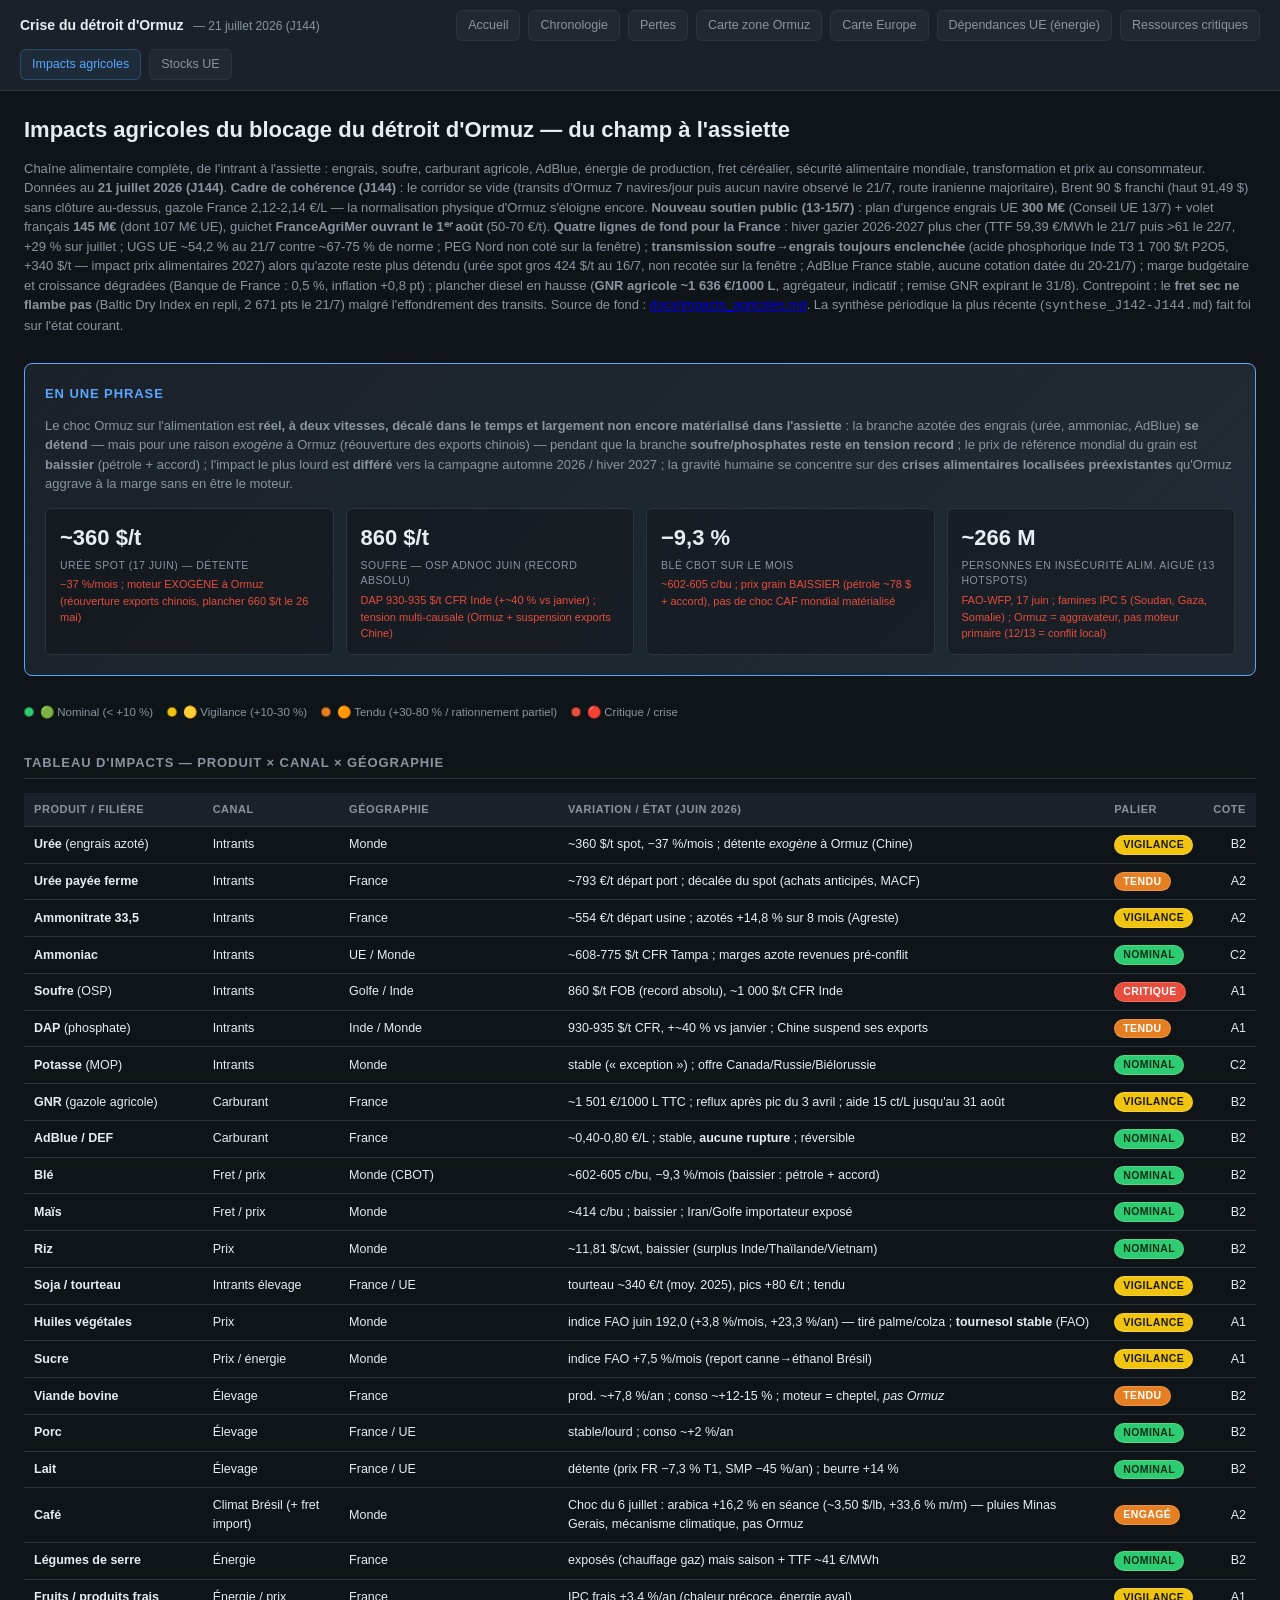
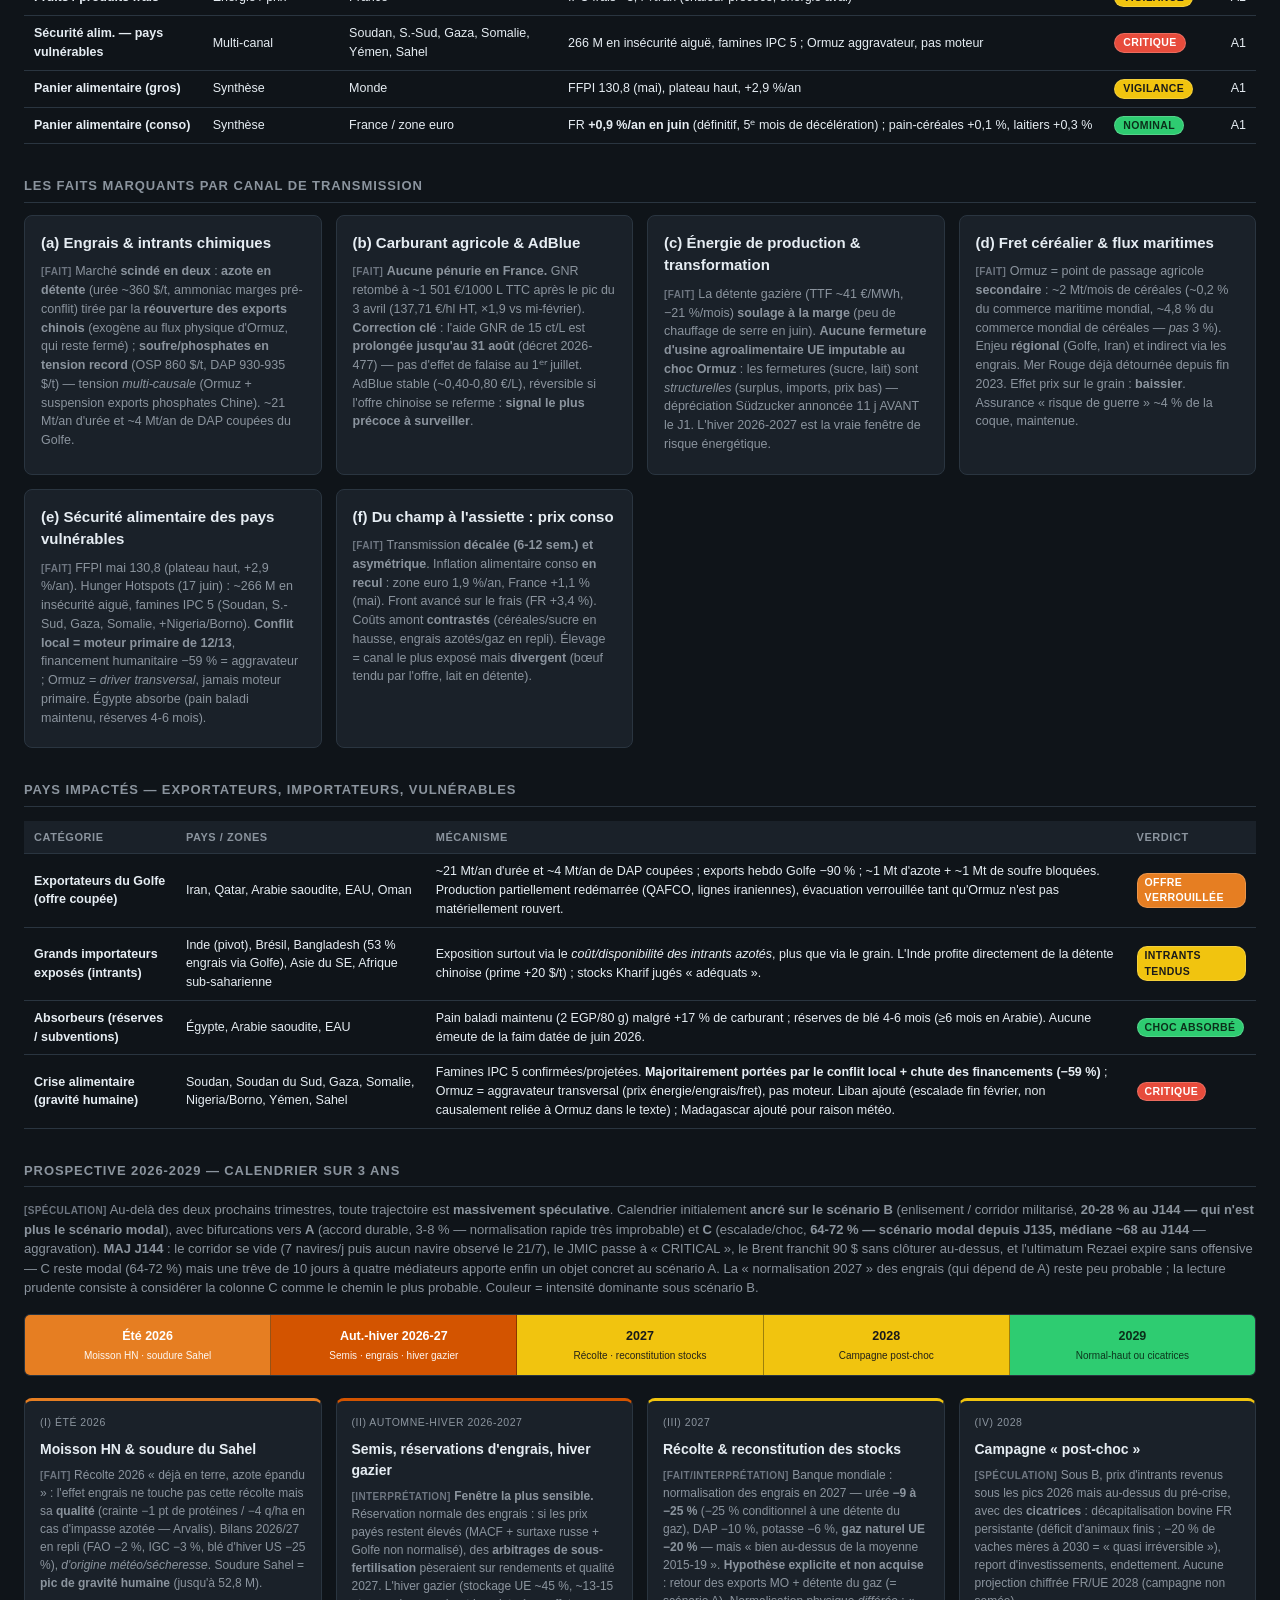
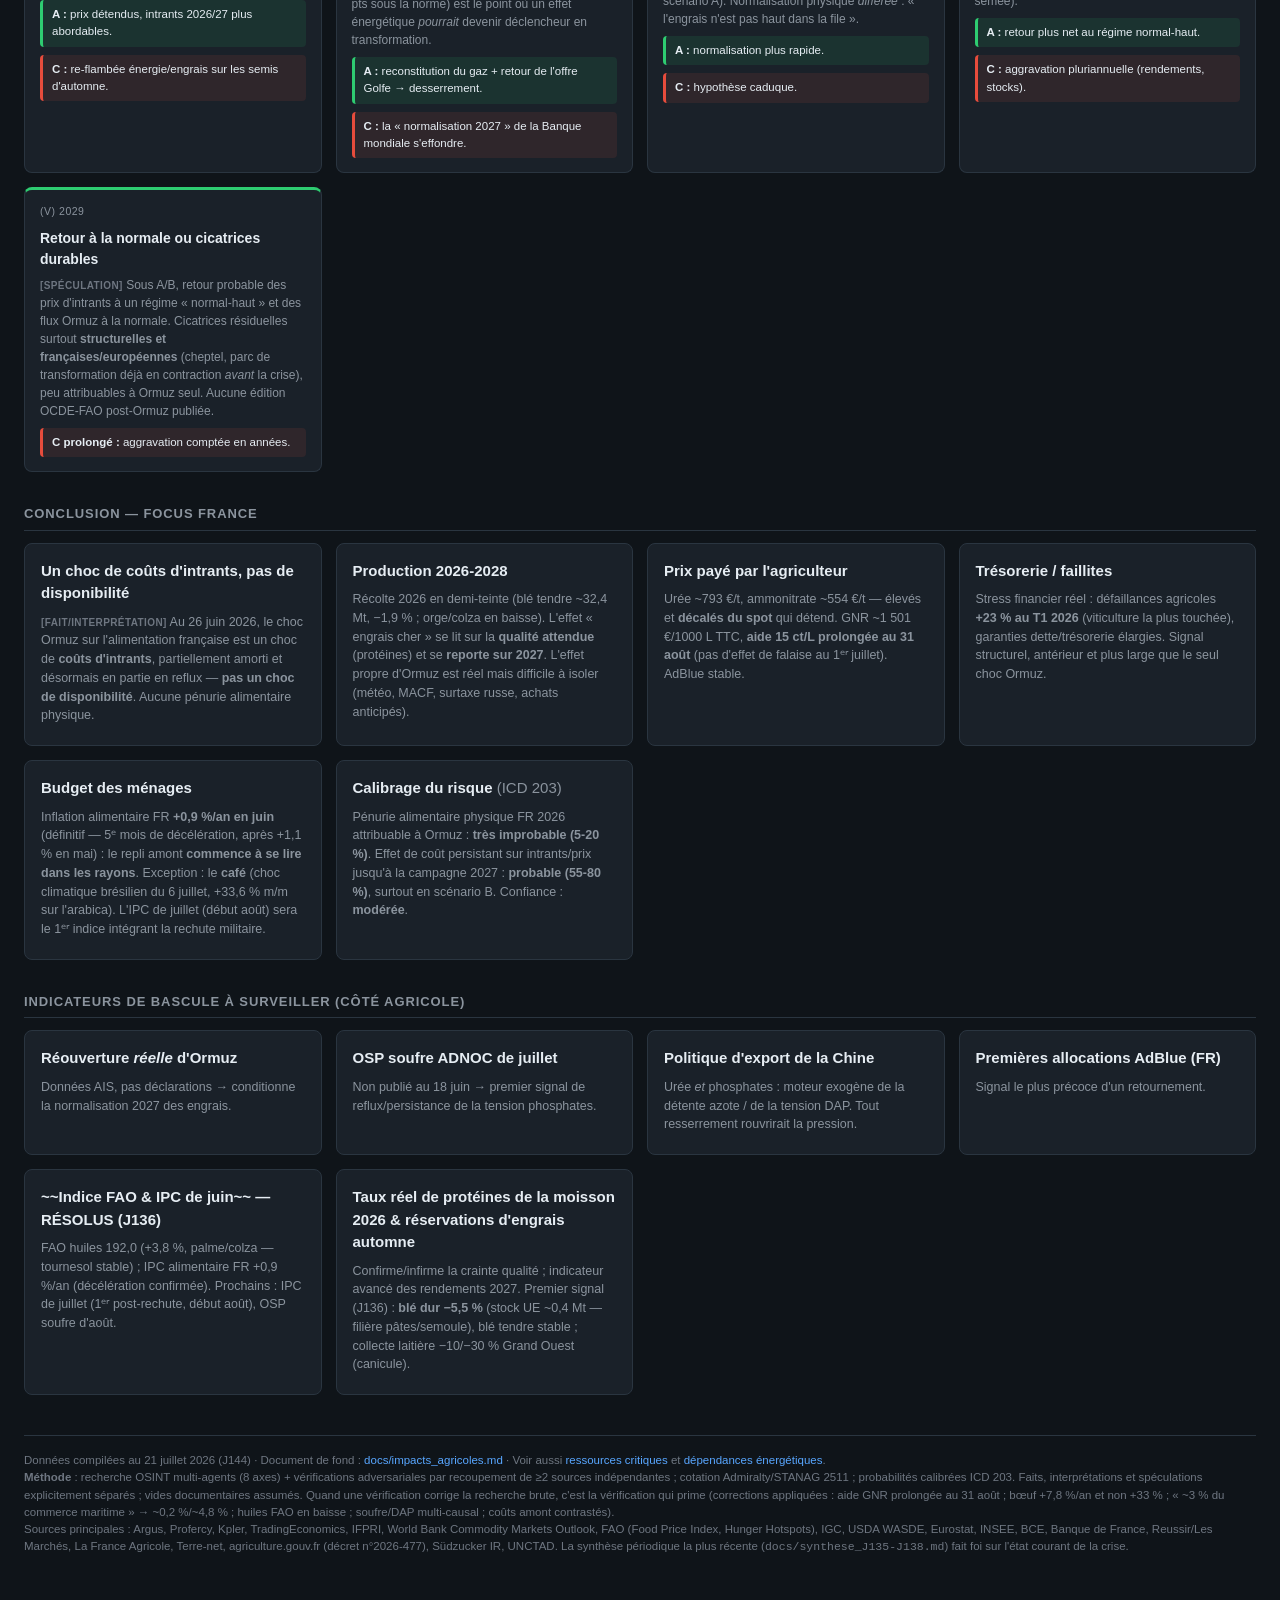
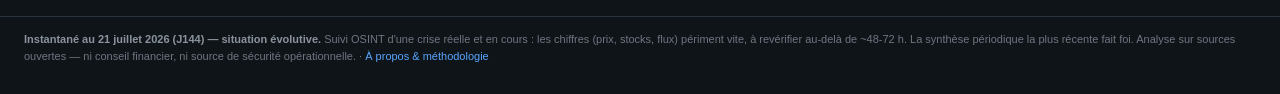
<file: app/impacts_agricoles.html>
<!DOCTYPE html>
<html lang="fr">
<head>
<meta charset="UTF-8">
<meta name="viewport" content="width=device-width, initial-scale=1.0">
<title>Impacts agricoles du blocage d'Ormuz — du champ à l'assiette (21 juillet 2026 / J144)</title>
<meta name="description" content="Impacts agricoles de la crise du détroit d'Ormuz, du champ à l'assiette : engrais, carburant agricole, AdBlue, fret céréalier, sécurité alimentaire et prix conso en France, prospective 2026-2029.">
<meta name="robots" content="index, follow">
<meta name="theme-color" content="#0d1117">
<link rel="canonical" href="https://mboix.github.io/ormuz-monitoring/app/impacts_agricoles.html">
<meta property="og:type" content="website">
<meta property="og:locale" content="fr_FR">
<meta property="og:site_name" content="Observatoire de la crise du détroit d'Ormuz">
<meta property="og:title" content="Impacts agricoles de la crise d'Ormuz">
<meta property="og:description" content="Impacts agricoles de la crise du détroit d'Ormuz, du champ à l'assiette : engrais, carburant agricole, AdBlue, fret céréalier, sécurité alimentaire et prix conso en France, prospective 2026-2029.">
<meta property="og:url" content="https://mboix.github.io/ormuz-monitoring/app/impacts_agricoles.html">
<meta name="twitter:card" content="summary">
<link rel="stylesheet" href="styles_common.css">
<style>
  /* === Pastilles de palier === */
  .palier {
    display: inline-block;
    padding: 1px 8px;
    font-size: 10.5px;
    font-weight: 700;
    text-transform: uppercase;
    letter-spacing: 0.04em;
    border-radius: 10px;
    color: #fff;
    border: 1px solid rgba(255, 255, 255, 0.18);
    white-space: nowrap;
  }
  .palier.p-green  { background: var(--green);  color: #0b2f1a; }
  .palier.p-yellow { background: var(--yellow); color: #1a1a1a; }
  .palier.p-orange { background: var(--orange); }
  .palier.p-red    { background: var(--red); }

  /* === Frise calendaire 3 ans === */
  .frise {
    display: flex;
    gap: 0;
    margin: 16px 0 22px;
    border-radius: 6px;
    overflow: hidden;
    border: 1px solid var(--border);
  }
  .frise .seg {
    flex: 1;
    padding: 12px 10px;
    text-align: center;
    border-right: 1px solid rgba(0, 0, 0, 0.35);
  }
  .frise .seg:last-child { border-right: none; }
  .frise .seg .yr { font-weight: 700; font-size: 12.5px; display: block; }
  .frise .seg .st { font-size: 10px; display: block; margin-top: 3px; opacity: 0.95; }
  .frise .seg.green  { background: var(--green);  color: #0b2f1a; }
  .frise .seg.yellow { background: var(--yellow); color: #1a1a1a; }
  .frise .seg.orange { background: var(--orange); color: #fff; }
  .frise .seg.orangedark { background: var(--orange-dark); color: #fff; }
  .frise .seg.red    { background: var(--red); color: #fff; }
  @media (max-width: 500px) {
    .frise { flex-direction: column; }
    .frise .seg { border-right: none; border-bottom: 1px solid rgba(0, 0, 0, 0.35); }
    .frise .seg:last-child { border-bottom: none; }
  }

  .jalons {
    display: grid;
    gap: 14px;
    grid-template-columns: repeat(auto-fill, minmax(290px, 1fr));
  }
  .jalon {
    background: var(--panel);
    border: 1px solid var(--border);
    border-radius: 8px;
    padding: 14px 15px;
    border-top: 3px solid var(--accent);
  }
  .jalon h3 { margin: 0 0 4px; font-size: 14px; }
  .jalon .when { font-size: 10.5px; text-transform: uppercase; letter-spacing: 0.05em; color: var(--text-dim); margin-bottom: 8px; }
  .jalon p { color: var(--text-dim); font-size: 12px; margin: 6px 0; }
  .jalon.t-orange    { border-top-color: var(--orange); }
  .jalon.t-orangedark{ border-top-color: var(--orange-dark); }
  .jalon.t-yellow    { border-top-color: var(--yellow); }
  .jalon.t-green     { border-top-color: var(--green); }
  .jalon .branch { margin-top: 8px; font-size: 11.5px; padding: 6px 9px; border-radius: 4px; color: var(--text); }
  .jalon .branch.a { background: rgba(46, 204, 113, 0.10); border-left: 3px solid var(--green); }
  .jalon .branch.c { background: rgba(231, 76, 60, 0.10);  border-left: 3px solid var(--red); }
  .jalon .branch strong { color: var(--text); }

  .tag-fait   { color: var(--text-faint); font-size: 10px; font-weight: 700; letter-spacing: 0.04em; }
</style>
</head>
<body>

<site-nav active="impacts-agri"></site-nav>

<main class="page">
  <h1>Impacts agricoles du blocage du détroit d'Ormuz — du champ à l'assiette</h1>
  <p class="subtitle">Chaîne alimentaire complète, de l'intrant à l'assiette : engrais, soufre, carburant agricole, AdBlue, énergie de production, fret céréalier, sécurité alimentaire mondiale, transformation et prix au consommateur. Données au <strong>21 juillet 2026 (J144)</strong>. <strong>Cadre de cohérence (J144)</strong> : le corridor se vide (transits d'Ormuz 7 navires/jour puis aucun navire observé le 21/7, route iranienne majoritaire), Brent 90 $ franchi (haut 91,49 $) sans clôture au-dessus, gazole France 2,12-2,14 €/L — la normalisation physique d'Ormuz s'éloigne encore. <strong>Nouveau soutien public (13-15/7)</strong> : plan d'urgence engrais UE <strong>300 M€</strong> (Conseil UE 13/7) + volet français <strong>145 M€</strong> (dont 107 M€ UE), guichet <strong>FranceAgriMer ouvrant le 1ᵉʳ août</strong> (50-70 €/t). <strong>Quatre lignes de fond pour la France</strong> : hiver gazier 2026-2027 plus cher (TTF 59,39 €/MWh le 21/7 puis &gt;61 le 22/7, +29 % sur juillet ; UGS UE ~54,2 % au 21/7 contre ~67-75 % de norme ; PEG Nord non coté sur la fenêtre) ; <strong>transmission soufre→engrais toujours enclenchée</strong> (acide phosphorique Inde T3 1 700 $/t P2O5, +340 $/t — impact prix alimentaires 2027) alors qu'azote reste plus détendu (urée spot gros 424 $/t au 16/7, non recotée sur la fenêtre ; AdBlue France stable, aucune cotation datée du 20-21/7) ; marge budgétaire et croissance dégradées (Banque de France : 0,5 %, inflation +0,8 pt) ; plancher diesel en hausse (<strong>GNR agricole ~1 636 €/1000 L</strong>, agrégateur, indicatif ; remise GNR expirant le 31/8). Contrepoint : le <strong>fret sec ne flambe pas</strong> (Baltic Dry Index en repli, 2 671 pts le 21/7) malgré l'effondrement des transits. Source de fond : <a href="../docs/impacts_agricoles.md">docs/impacts_agricoles.md</a>. La synthèse périodique la plus récente (<code>synthese_J142-J144.md</code>) fait foi sur l'état courant.</p>

  <div class="summary">
    <h2>En une phrase</h2>
    <p style="margin-top: 0; color: var(--text-dim); font-size: 13px;">
      Le choc Ormuz sur l'alimentation est <strong>réel, à deux vitesses, décalé dans le temps et largement non encore matérialisé dans l'assiette</strong> : la branche azotée des engrais (urée, ammoniac, AdBlue) <strong>se détend</strong> — mais pour une raison <em>exogène</em> à Ormuz (réouverture des exports chinois) — pendant que la branche <strong>soufre/phosphates reste en tension record</strong> ; le prix de référence mondial du grain est <strong>baissier</strong> (pétrole + accord) ; l'impact le plus lourd est <strong>différé</strong> vers la campagne automne 2026 / hiver 2027 ; la gravité humaine se concentre sur des <strong>crises alimentaires localisées préexistantes</strong> qu'Ormuz aggrave à la marge sans en être le moteur.
    </p>
    <div class="summary-grid">
      <div class="summary-stat">
        <div class="v">~360 $/t</div>
        <div class="l">Urée spot (17 juin) — détente</div>
        <div class="delta down">−37 %/mois ; moteur EXOGÈNE à Ormuz (réouverture exports chinois, plancher 660 $/t le 26 mai)</div>
      </div>
      <div class="summary-stat">
        <div class="v">860 $/t</div>
        <div class="l">Soufre — OSP ADNOC juin (record absolu)</div>
        <div class="delta down">DAP 930-935 $/t CFR Inde (+~40 % vs janvier) ; tension multi-causale (Ormuz + suspension exports Chine)</div>
      </div>
      <div class="summary-stat">
        <div class="v">−9,3 %</div>
        <div class="l">Blé CBOT sur le mois</div>
        <div class="delta down">~602-605 c/bu ; prix grain BAISSIER (pétrole ~78 $ + accord), pas de choc CAF mondial matérialisé</div>
      </div>
      <div class="summary-stat">
        <div class="v">~266 M</div>
        <div class="l">Personnes en insécurité alim. aiguë (13 hotspots)</div>
        <div class="delta down">FAO-WFP, 17 juin ; famines IPC 5 (Soudan, Gaza, Somalie) ; Ormuz = aggravateur, pas moteur primaire (12/13 = conflit local)</div>
      </div>
    </div>
  </div>

  <div class="legend">
    <div class="item"><span class="dot" style="background: var(--green);"></span> 🟢 Nominal (&lt; +10 %)</div>
    <div class="item"><span class="dot" style="background: var(--yellow);"></span> 🟡 Vigilance (+10-30 %)</div>
    <div class="item"><span class="dot" style="background: var(--orange);"></span> 🟠 Tendu (+30-80 % / rationnement partiel)</div>
    <div class="item"><span class="dot" style="background: var(--red);"></span> 🔴 Critique / crise</div>
  </div>

  <!-- ============================ TABLEAU D'IMPACTS ============================ -->
  <h2>Tableau d'impacts — produit × canal × géographie</h2>
  <div class="tablewrap">
    <table>
      <thead>
        <tr>
          <th>Produit / filière</th>
          <th>Canal</th>
          <th>Géographie</th>
          <th>Variation / état (juin 2026)</th>
          <th>Palier</th>
          <th class="num">Cote</th>
        </tr>
      </thead>
      <tbody>
        <tr><td><strong>Urée</strong> (engrais azoté)</td><td>Intrants</td><td>Monde</td><td>~360 $/t spot, −37 %/mois ; détente <em>exogène</em> à Ormuz (Chine)</td><td><span class="palier p-yellow">Vigilance</span></td><td class="num">B2</td></tr>
        <tr><td><strong>Urée payée ferme</strong></td><td>Intrants</td><td>France</td><td>~793 €/t départ port ; décalée du spot (achats anticipés, MACF)</td><td><span class="palier p-orange">Tendu</span></td><td class="num">A2</td></tr>
        <tr><td><strong>Ammonitrate 33,5</strong></td><td>Intrants</td><td>France</td><td>~554 €/t départ usine ; azotés +14,8 % sur 8 mois (Agreste)</td><td><span class="palier p-yellow">Vigilance</span></td><td class="num">A2</td></tr>
        <tr><td><strong>Ammoniac</strong></td><td>Intrants</td><td>UE / Monde</td><td>~608-775 $/t CFR Tampa ; marges azote revenues pré-conflit</td><td><span class="palier p-green">Nominal</span></td><td class="num">C2</td></tr>
        <tr><td><strong>Soufre</strong> (OSP)</td><td>Intrants</td><td>Golfe / Inde</td><td>860 $/t FOB (record absolu), ~1 000 $/t CFR Inde</td><td><span class="palier p-red">Critique</span></td><td class="num">A1</td></tr>
        <tr><td><strong>DAP</strong> (phosphate)</td><td>Intrants</td><td>Inde / Monde</td><td>930-935 $/t CFR, +~40 % vs janvier ; Chine suspend ses exports</td><td><span class="palier p-orange">Tendu</span></td><td class="num">A1</td></tr>
        <tr><td><strong>Potasse</strong> (MOP)</td><td>Intrants</td><td>Monde</td><td>stable (« exception ») ; offre Canada/Russie/Biélorussie</td><td><span class="palier p-green">Nominal</span></td><td class="num">C2</td></tr>
        <tr><td><strong>GNR</strong> (gazole agricole)</td><td>Carburant</td><td>France</td><td>~1 501 €/1000 L TTC ; reflux après pic du 3 avril ; aide 15 ct/L jusqu'au 31 août</td><td><span class="palier p-yellow">Vigilance</span></td><td class="num">B2</td></tr>
        <tr><td><strong>AdBlue / DEF</strong></td><td>Carburant</td><td>France</td><td>~0,40-0,80 €/L ; stable, <strong>aucune rupture</strong> ; réversible</td><td><span class="palier p-green">Nominal</span></td><td class="num">B2</td></tr>
        <tr><td><strong>Blé</strong></td><td>Fret / prix</td><td>Monde (CBOT)</td><td>~602-605 c/bu, −9,3 %/mois (baissier : pétrole + accord)</td><td><span class="palier p-green">Nominal</span></td><td class="num">B2</td></tr>
        <tr><td><strong>Maïs</strong></td><td>Fret / prix</td><td>Monde</td><td>~414 c/bu ; baissier ; Iran/Golfe importateur exposé</td><td><span class="palier p-green">Nominal</span></td><td class="num">B2</td></tr>
        <tr><td><strong>Riz</strong></td><td>Prix</td><td>Monde</td><td>~11,81 $/cwt, baissier (surplus Inde/Thaïlande/Vietnam)</td><td><span class="palier p-green">Nominal</span></td><td class="num">B2</td></tr>
        <tr><td><strong>Soja / tourteau</strong></td><td>Intrants élevage</td><td>France / UE</td><td>tourteau ~340 €/t (moy. 2025), pics +80 €/t ; tendu</td><td><span class="palier p-yellow">Vigilance</span></td><td class="num">B2</td></tr>
        <tr><td><strong>Huiles végétales</strong></td><td>Prix</td><td>Monde</td><td>indice FAO juin 192,0 (+3,8 %/mois, +23,3 %/an) — tiré palme/colza ; <strong>tournesol stable</strong> (FAO)</td><td><span class="palier p-yellow">Vigilance</span></td><td class="num">A1</td></tr>
        <tr><td><strong>Sucre</strong></td><td>Prix / énergie</td><td>Monde</td><td>indice FAO +7,5 %/mois (report canne→éthanol Brésil)</td><td><span class="palier p-yellow">Vigilance</span></td><td class="num">A1</td></tr>
        <tr><td><strong>Viande bovine</strong></td><td>Élevage</td><td>France</td><td>prod. ~+7,8 %/an ; conso ~+12-15 % ; moteur = cheptel, <em>pas Ormuz</em></td><td><span class="palier p-orange">Tendu</span></td><td class="num">B2</td></tr>
        <tr><td><strong>Porc</strong></td><td>Élevage</td><td>France / UE</td><td>stable/lourd ; conso ~+2 %/an</td><td><span class="palier p-green">Nominal</span></td><td class="num">B2</td></tr>
        <tr><td><strong>Lait</strong></td><td>Élevage</td><td>France / UE</td><td>détente (prix FR −7,3 % T1, SMP −45 %/an) ; beurre +14 %</td><td><span class="palier p-green">Nominal</span></td><td class="num">B2</td></tr>
        <tr><td><strong>Café</strong></td><td>Climat Brésil (+ fret import)</td><td>Monde</td><td>Choc du 6 juillet : arabica +16,2 % en séance (~3,50 $/lb, +33,6 % m/m) — pluies Minas Gerais, mécanisme climatique, pas Ormuz</td><td><span class="palier p-orange">Engagé</span></td><td class="num">A2</td></tr>
        <tr><td><strong>Légumes de serre</strong></td><td>Énergie</td><td>France</td><td>exposés (chauffage gaz) mais saison + TTF ~41 €/MWh</td><td><span class="palier p-green">Nominal</span></td><td class="num">B2</td></tr>
        <tr><td><strong>Fruits / produits frais</strong></td><td>Énergie / prix</td><td>France</td><td>IPC frais +3,4 %/an (chaleur précoce, énergie aval)</td><td><span class="palier p-yellow">Vigilance</span></td><td class="num">A1</td></tr>
        <tr><td><strong>Sécurité alim. — pays vulnérables</strong></td><td>Multi-canal</td><td>Soudan, S.-Sud, Gaza, Somalie, Yémen, Sahel</td><td>266 M en insécurité aiguë, famines IPC 5 ; Ormuz aggravateur, pas moteur</td><td><span class="palier p-red">Critique</span></td><td class="num">A1</td></tr>
        <tr><td><strong>Panier alimentaire (gros)</strong></td><td>Synthèse</td><td>Monde</td><td>FFPI 130,8 (mai), plateau haut, +2,9 %/an</td><td><span class="palier p-yellow">Vigilance</span></td><td class="num">A1</td></tr>
        <tr><td><strong>Panier alimentaire (conso)</strong></td><td>Synthèse</td><td>France / zone euro</td><td>FR <strong>+0,9 %/an en juin</strong> (définitif, 5ᵉ mois de décélération) ; pain-céréales +0,1 %, laitiers +0,3 %</td><td><span class="palier p-green">Nominal</span></td><td class="num">A1</td></tr>
      </tbody>
    </table>
  </div>

  <!-- ============================ FAITS PAR CANAL ============================ -->
  <h2>Les faits marquants par canal de transmission</h2>
  <div class="cards">
    <div class="card">
      <h3>(a) Engrais &amp; intrants chimiques</h3>
      <p><span class="tag-fait">[FAIT]</span> Marché <strong>scindé en deux</strong> : <strong>azote en détente</strong> (urée ~360 $/t, ammoniac marges pré-conflit) tirée par la <strong>réouverture des exports chinois</strong> (exogène au flux physique d'Ormuz, qui reste fermé) ; <strong>soufre/phosphates en tension record</strong> (OSP 860 $/t, DAP 930-935 $/t) — tension <em>multi-causale</em> (Ormuz + suspension exports phosphates Chine). ~21 Mt/an d'urée et ~4 Mt/an de DAP coupées du Golfe.</p>
    </div>
    <div class="card">
      <h3>(b) Carburant agricole &amp; AdBlue</h3>
      <p><span class="tag-fait">[FAIT]</span> <strong>Aucune pénurie en France.</strong> GNR retombé à ~1 501 €/1000 L TTC après le pic du 3 avril (137,71 €/hl HT, ×1,9 vs mi-février). <strong>Correction clé</strong> : l'aide GNR de 15 ct/L est <strong>prolongée jusqu'au 31 août</strong> (décret 2026-477) — pas d'effet de falaise au 1ᵉʳ juillet. AdBlue stable (~0,40-0,80 €/L), réversible si l'offre chinoise se referme : <strong>signal le plus précoce à surveiller</strong>.</p>
    </div>
    <div class="card">
      <h3>(c) Énergie de production &amp; transformation</h3>
      <p><span class="tag-fait">[FAIT]</span> La détente gazière (TTF ~41 €/MWh, −21 %/mois) <strong>soulage à la marge</strong> (peu de chauffage de serre en juin). <strong>Aucune fermeture d'usine agroalimentaire UE imputable au choc Ormuz</strong> : les fermetures (sucre, lait) sont <em>structurelles</em> (surplus, imports, prix bas) — dépréciation Südzucker annoncée 11 j AVANT le J1. L'hiver 2026-2027 est la vraie fenêtre de risque énergétique.</p>
    </div>
    <div class="card">
      <h3>(d) Fret céréalier &amp; flux maritimes</h3>
      <p><span class="tag-fait">[FAIT]</span> Ormuz = point de passage agricole <strong>secondaire</strong> : ~2 Mt/mois de céréales (~0,2 % du commerce maritime mondial, ~4,8 % du commerce mondial de céréales — <em>pas</em> 3 %). Enjeu <strong>régional</strong> (Golfe, Iran) et indirect via les engrais. Mer Rouge déjà détournée depuis fin 2023. Effet prix sur le grain : <strong>baissier</strong>. Assurance « risque de guerre » ~4 % de la coque, maintenue.</p>
    </div>
    <div class="card">
      <h3>(e) Sécurité alimentaire des pays vulnérables</h3>
      <p><span class="tag-fait">[FAIT]</span> FFPI mai 130,8 (plateau haut, +2,9 %/an). Hunger Hotspots (17 juin) : ~266 M en insécurité aiguë, famines IPC 5 (Soudan, S.-Sud, Gaza, Somalie, +Nigeria/Borno). <strong>Conflit local = moteur primaire de 12/13</strong>, financement humanitaire −59 % = aggravateur ; Ormuz = <em>driver transversal</em>, jamais moteur primaire. Égypte absorbe (pain baladi maintenu, réserves 4-6 mois).</p>
    </div>
    <div class="card">
      <h3>(f) Du champ à l'assiette : prix conso</h3>
      <p><span class="tag-fait">[FAIT]</span> Transmission <strong>décalée (6-12 sem.) et asymétrique</strong>. Inflation alimentaire conso <strong>en recul</strong> : zone euro 1,9 %/an, France +1,1 % (mai). Front avancé sur le frais (FR +3,4 %). Coûts amont <strong>contrastés</strong> (céréales/sucre en hausse, engrais azotés/gaz en repli). Élevage = canal le plus exposé mais <strong>divergent</strong> (bœuf tendu par l'offre, lait en détente).</p>
    </div>
  </div>

  <!-- ============================ PAYS IMPACTÉS ============================ -->
  <h2>Pays impactés — exportateurs, importateurs, vulnérables</h2>
  <div class="tablewrap">
    <table>
      <thead>
        <tr><th>Catégorie</th><th>Pays / zones</th><th>Mécanisme</th><th>Verdict</th></tr>
      </thead>
      <tbody>
        <tr>
          <td><strong>Exportateurs du Golfe (offre coupée)</strong></td>
          <td>Iran, Qatar, Arabie saoudite, EAU, Oman</td>
          <td>~21 Mt/an d'urée et ~4 Mt/an de DAP coupées ; exports hebdo Golfe −90 % ; ~1 Mt d'azote + ~1 Mt de soufre bloquées. Production partiellement redémarrée (QAFCO, lignes iraniennes), évacuation verrouillée tant qu'Ormuz n'est pas matériellement rouvert.</td>
          <td><span class="pill" style="background: var(--orange);">Offre verrouillée</span></td>
        </tr>
        <tr>
          <td><strong>Grands importateurs exposés (intrants)</strong></td>
          <td>Inde (pivot), Brésil, Bangladesh (53 % engrais via Golfe), Asie du SE, Afrique sub-saharienne</td>
          <td>Exposition surtout via le <em>coût/disponibilité des intrants azotés</em>, plus que via le grain. L'Inde profite directement de la détente chinoise (prime +20 $/t) ; stocks Kharif jugés « adéquats ».</td>
          <td><span class="pill" style="background: var(--yellow); color:#1a1a1a;">Intrants tendus</span></td>
        </tr>
        <tr>
          <td><strong>Absorbeurs (réserves / subventions)</strong></td>
          <td>Égypte, Arabie saoudite, EAU</td>
          <td>Pain baladi maintenu (2 EGP/80 g) malgré +17 % de carburant ; réserves de blé 4-6 mois (≥6 mois en Arabie). Aucune émeute de la faim datée de juin 2026.</td>
          <td><span class="pill" style="background: var(--green); color:#0b2f1a;">Choc absorbé</span></td>
        </tr>
        <tr>
          <td><strong>Crise alimentaire (gravité humaine)</strong></td>
          <td>Soudan, Soudan du Sud, Gaza, Somalie, Nigeria/Borno, Yémen, Sahel</td>
          <td>Famines IPC 5 confirmées/projetées. <strong>Majoritairement portées par le conflit local + chute des financements (−59 %)</strong> ; Ormuz = aggravateur transversal (prix énergie/engrais/fret), pas moteur. Liban ajouté (escalade fin février, non causalement reliée à Ormuz dans le texte) ; Madagascar ajouté pour raison météo.</td>
          <td><span class="pill" style="background: var(--red);">Critique</span></td>
        </tr>
      </tbody>
    </table>
  </div>

  <!-- ============================ PROSPECTIVE 3 ANS ============================ -->
  <h2>Prospective 2026-2029 — calendrier sur 3 ans</h2>
  <p class="subtitle" style="margin-bottom: 6px;"><span class="tag-fait">[SPÉCULATION]</span> Au-delà des deux prochains trimestres, toute trajectoire est <strong>massivement spéculative</strong>. Calendrier initialement <strong>ancré sur le scénario B</strong> (enlisement / corridor militarisé, <strong>20-28 % au J144 — qui n'est plus le scénario modal</strong>), avec bifurcations vers <strong>A</strong> (accord durable, 3-8 % — normalisation rapide très improbable) et <strong>C</strong> (escalade/choc, <strong>64-72 % — scénario modal depuis J135, médiane ~68 au J144</strong> — aggravation). <strong>MAJ J144</strong> : le corridor se vide (7 navires/j puis aucun navire observé le 21/7), le JMIC passe à « CRITICAL », le Brent franchit 90 $ sans clôturer au-dessus, et l'ultimatum Rezaei expire sans offensive — C reste modal (64-72 %) mais une trêve de 10 jours à quatre médiateurs apporte enfin un objet concret au scénario A. La « normalisation 2027 » des engrais (qui dépend de A) reste peu probable ; la lecture prudente consiste à considérer la colonne C comme le chemin le plus probable. Couleur = intensité dominante sous scénario B.</p>

  <div class="frise">
    <div class="seg orange"><span class="yr">Été 2026</span><span class="st">Moisson HN · soudure Sahel</span></div>
    <div class="seg orangedark"><span class="yr">Aut.-hiver 2026-27</span><span class="st">Semis · engrais · hiver gazier</span></div>
    <div class="seg yellow"><span class="yr">2027</span><span class="st">Récolte · reconstitution stocks</span></div>
    <div class="seg yellow"><span class="yr">2028</span><span class="st">Campagne post-choc</span></div>
    <div class="seg green"><span class="yr">2029</span><span class="st">Normal-haut ou cicatrices</span></div>
  </div>

  <div class="jalons">
    <div class="jalon t-orange">
      <div class="when">(i) Été 2026</div>
      <h3>Moisson HN &amp; soudure du Sahel</h3>
      <p><span class="tag-fait">[FAIT]</span> Récolte 2026 « déjà en terre, azote épandu » : l'effet engrais ne touche pas cette récolte mais sa <strong>qualité</strong> (crainte −1 pt de protéines / −4 q/ha en cas d'impasse azotée — Arvalis). Bilans 2026/27 en repli (FAO −2 %, IGC −3 %, blé d'hiver US −25 %), <em>d'origine météo/sécheresse</em>. Soudure Sahel = <strong>pic de gravité humaine</strong> (jusqu'à 52,8 M).</p>
      <div class="branch a"><strong>A :</strong> prix détendus, intrants 2026/27 plus abordables.</div>
      <div class="branch c"><strong>C :</strong> re-flambée énergie/engrais sur les semis d'automne.</div>
    </div>
    <div class="jalon t-orangedark">
      <div class="when">(ii) Automne-hiver 2026-2027</div>
      <h3>Semis, réservations d'engrais, hiver gazier</h3>
      <p><span class="tag-fait">[INTERPRÉTATION]</span> <strong>Fenêtre la plus sensible.</strong> Réservation normale des engrais : si les prix payés restent élevés (MACF + surtaxe russe + Golfe non normalisé), des <strong>arbitrages de sous-fertilisation</strong> pèseraient sur rendements et qualité 2027. L'hiver gazier (stockage UE ~45 %, ~13-15 pts sous la norme) est le point où un effet énergétique <em>pourrait</em> devenir déclencheur en transformation.</p>
      <div class="branch a"><strong>A :</strong> reconstitution du gaz + retour de l'offre Golfe → desserrement.</div>
      <div class="branch c"><strong>C :</strong> la « normalisation 2027 » de la Banque mondiale s'effondre.</div>
    </div>
    <div class="jalon t-yellow">
      <div class="when">(iii) 2027</div>
      <h3>Récolte &amp; reconstitution des stocks</h3>
      <p><span class="tag-fait">[FAIT/INTERPRÉTATION]</span> Banque mondiale : normalisation des engrais en 2027 — urée <strong>−9 à −25 %</strong> (−25 % conditionnel à une détente du gaz), DAP −10 %, potasse −6 %, <strong>gaz naturel UE −20 %</strong> — mais « bien au-dessus de la moyenne 2015-19 ». <strong>Hypothèse explicite et non acquise</strong> : retour des exports MO + détente du gaz (= scénario A). Normalisation physique <em>différée</em> : « l'engrais n'est pas haut dans la file ».</p>
      <div class="branch a"><strong>A :</strong> normalisation plus rapide.</div>
      <div class="branch c"><strong>C :</strong> hypothèse caduque.</div>
    </div>
    <div class="jalon t-yellow">
      <div class="when">(iv) 2028</div>
      <h3>Campagne « post-choc »</h3>
      <p><span class="tag-fait">[SPÉCULATION]</span> Sous B, prix d'intrants revenus sous les pics 2026 mais au-dessus du pré-crise, avec des <strong>cicatrices</strong> : décapitalisation bovine FR persistante (déficit d'animaux finis ; −20 % de vaches mères à 2030 = « quasi irréversible »), report d'investissements, endettement. Aucune projection chiffrée FR/UE 2028 (campagne non semée).</p>
      <div class="branch a"><strong>A :</strong> retour plus net au régime normal-haut.</div>
      <div class="branch c"><strong>C :</strong> aggravation pluriannuelle (rendements, stocks).</div>
    </div>
    <div class="jalon t-green">
      <div class="when">(v) 2029</div>
      <h3>Retour à la normale ou cicatrices durables</h3>
      <p><span class="tag-fait">[SPÉCULATION]</span> Sous A/B, retour probable des prix d'intrants à un régime « normal-haut » et des flux Ormuz à la normale. Cicatrices résiduelles surtout <strong>structurelles et françaises/européennes</strong> (cheptel, parc de transformation déjà en contraction <em>avant</em> la crise), peu attribuables à Ormuz seul. Aucune édition OCDE-FAO post-Ormuz publiée.</p>
      <div class="branch c"><strong>C prolongé :</strong> aggravation comptée en années.</div>
    </div>
  </div>

  <!-- ============================ CONCLUSION FRANCE ============================ -->
  <h2>Conclusion — focus France</h2>
  <div class="cards">
    <div class="card">
      <h3>Un choc de coûts d'intrants, pas de disponibilité</h3>
      <p><span class="tag-fait">[FAIT/INTERPRÉTATION]</span> Au 26 juin 2026, le choc Ormuz sur l'alimentation française est un choc de <strong>coûts d'intrants</strong>, partiellement amorti et désormais en partie en reflux — <strong>pas un choc de disponibilité</strong>. Aucune pénurie alimentaire physique.</p>
    </div>
    <div class="card">
      <h3>Production 2026-2028</h3>
      <p>Récolte 2026 en demi-teinte (blé tendre ~32,4 Mt, −1,9 % ; orge/colza en baisse). L'effet « engrais cher » se lit sur la <strong>qualité attendue</strong> (protéines) et se <strong>reporte sur 2027</strong>. L'effet propre d'Ormuz est réel mais difficile à isoler (météo, MACF, surtaxe russe, achats anticipés).</p>
    </div>
    <div class="card">
      <h3>Prix payé par l'agriculteur</h3>
      <p>Urée ~793 €/t, ammonitrate ~554 €/t — élevés et <strong>décalés du spot</strong> qui détend. GNR ~1 501 €/1000 L TTC, <strong>aide 15 ct/L prolongée au 31 août</strong> (pas d'effet de falaise au 1ᵉʳ juillet). AdBlue stable.</p>
    </div>
    <div class="card">
      <h3>Trésorerie / faillites</h3>
      <p>Stress financier réel : défaillances agricoles <strong>+23 % au T1 2026</strong> (viticulture la plus touchée), garanties dette/trésorerie élargies. Signal structurel, antérieur et plus large que le seul choc Ormuz.</p>
    </div>
    <div class="card">
      <h3>Budget des ménages</h3>
      <p>Inflation alimentaire FR <strong>+0,9 %/an en juin</strong> (définitif — 5ᵉ mois de décélération, après +1,1 % en mai) : le repli amont <strong>commence à se lire dans les rayons</strong>. Exception : le <strong>café</strong> (choc climatique brésilien du 6 juillet, +33,6 % m/m sur l'arabica). L'IPC de juillet (début août) sera le 1ᵉʳ indice intégrant la rechute militaire.</p>
    </div>
    <div class="card">
      <h3>Calibrage du risque <span style="font-weight:400; color:var(--text-dim);">(ICD 203)</span></h3>
      <p>Pénurie alimentaire physique FR 2026 attribuable à Ormuz : <strong>très improbable (5-20 %)</strong>. Effet de coût persistant sur intrants/prix jusqu'à la campagne 2027 : <strong>probable (55-80 %)</strong>, surtout en scénario B. Confiance : <strong>modérée</strong>.</p>
    </div>
  </div>

  <h2>Indicateurs de bascule à surveiller (côté agricole)</h2>
  <div class="cards">
    <div class="card"><h3>Réouverture <em>réelle</em> d'Ormuz</h3><p>Données AIS, pas déclarations → conditionne la normalisation 2027 des engrais.</p></div>
    <div class="card"><h3>OSP soufre ADNOC de juillet</h3><p>Non publié au 18 juin → premier signal de reflux/persistance de la tension phosphates.</p></div>
    <div class="card"><h3>Politique d'export de la Chine</h3><p>Urée <em>et</em> phosphates : moteur exogène de la détente azote / de la tension DAP. Tout resserrement rouvrirait la pression.</p></div>
    <div class="card"><h3>Premières allocations AdBlue (FR)</h3><p>Signal le plus précoce d'un retournement.</p></div>
    <div class="card"><h3>~~Indice FAO &amp; IPC de juin~~ — RÉSOLUS (J136)</h3><p>FAO huiles 192,0 (+3,8 %, palme/colza — tournesol stable) ; IPC alimentaire FR +0,9 %/an (décélération confirmée). Prochains : IPC de juillet (1ᵉʳ post-rechute, début août), OSP soufre d'août.</p></div>
    <div class="card"><h3>Taux réel de protéines de la moisson 2026 &amp; réservations d'engrais automne</h3><p>Confirme/infirme la crainte qualité ; indicateur avancé des rendements 2027. Premier signal (J136) : <strong>blé dur −5,5 %</strong> (stock UE ~0,4 Mt — filière pâtes/semoule), blé tendre stable ; collecte laitière −10/−30 % Grand Ouest (canicule).</p></div>
  </div>

  <div class="meta-foot">
    Données compilées au 21 juillet 2026 (J144) · Document de fond : <a href="../docs/impacts_agricoles.md">docs/impacts_agricoles.md</a> · Voir aussi <a href="dependances_ressources_critiques.html">ressources critiques</a> et <a href="dependances_ormuz_pays.html">dépendances énergétiques</a>.
    <br>
    <strong>Méthode</strong> : recherche OSINT multi-agents (8 axes) + vérifications adversariales par recoupement de ≥2 sources indépendantes ; cotation Admiralty/STANAG 2511 ; probabilités calibrées ICD 203. Faits, interprétations et spéculations explicitement séparés ; vides documentaires assumés. Quand une vérification corrige la recherche brute, c'est la vérification qui prime (corrections appliquées : aide GNR prolongée au 31 août ; bœuf +7,8 %/an et non +33 % ; « ~3 % du commerce maritime » → ~0,2 %/~4,8 % ; huiles FAO en baisse ; soufre/DAP multi-causal ; coûts amont contrastés).
    <br>
    Sources principales : Argus, Profercy, Kpler, TradingEconomics, IFPRI, World Bank Commodity Markets Outlook, FAO (Food Price Index, Hunger Hotspots), IGC, USDA WASDE, Eurostat, INSEE, BCE, Banque de France, Reussir/Les Marchés, La France Agricole, Terre-net, agriculture.gouv.fr (décret n°2026-477), Südzucker IR, UNCTAD. La synthèse périodique la plus récente (<code>docs/synthese_J135-J138.md</code>) fait foi sur l'état courant de la crise.
  </div>
</main>

<site-footer></site-footer>
<script src="nav.js"></script>
</body>
</html>
</file>
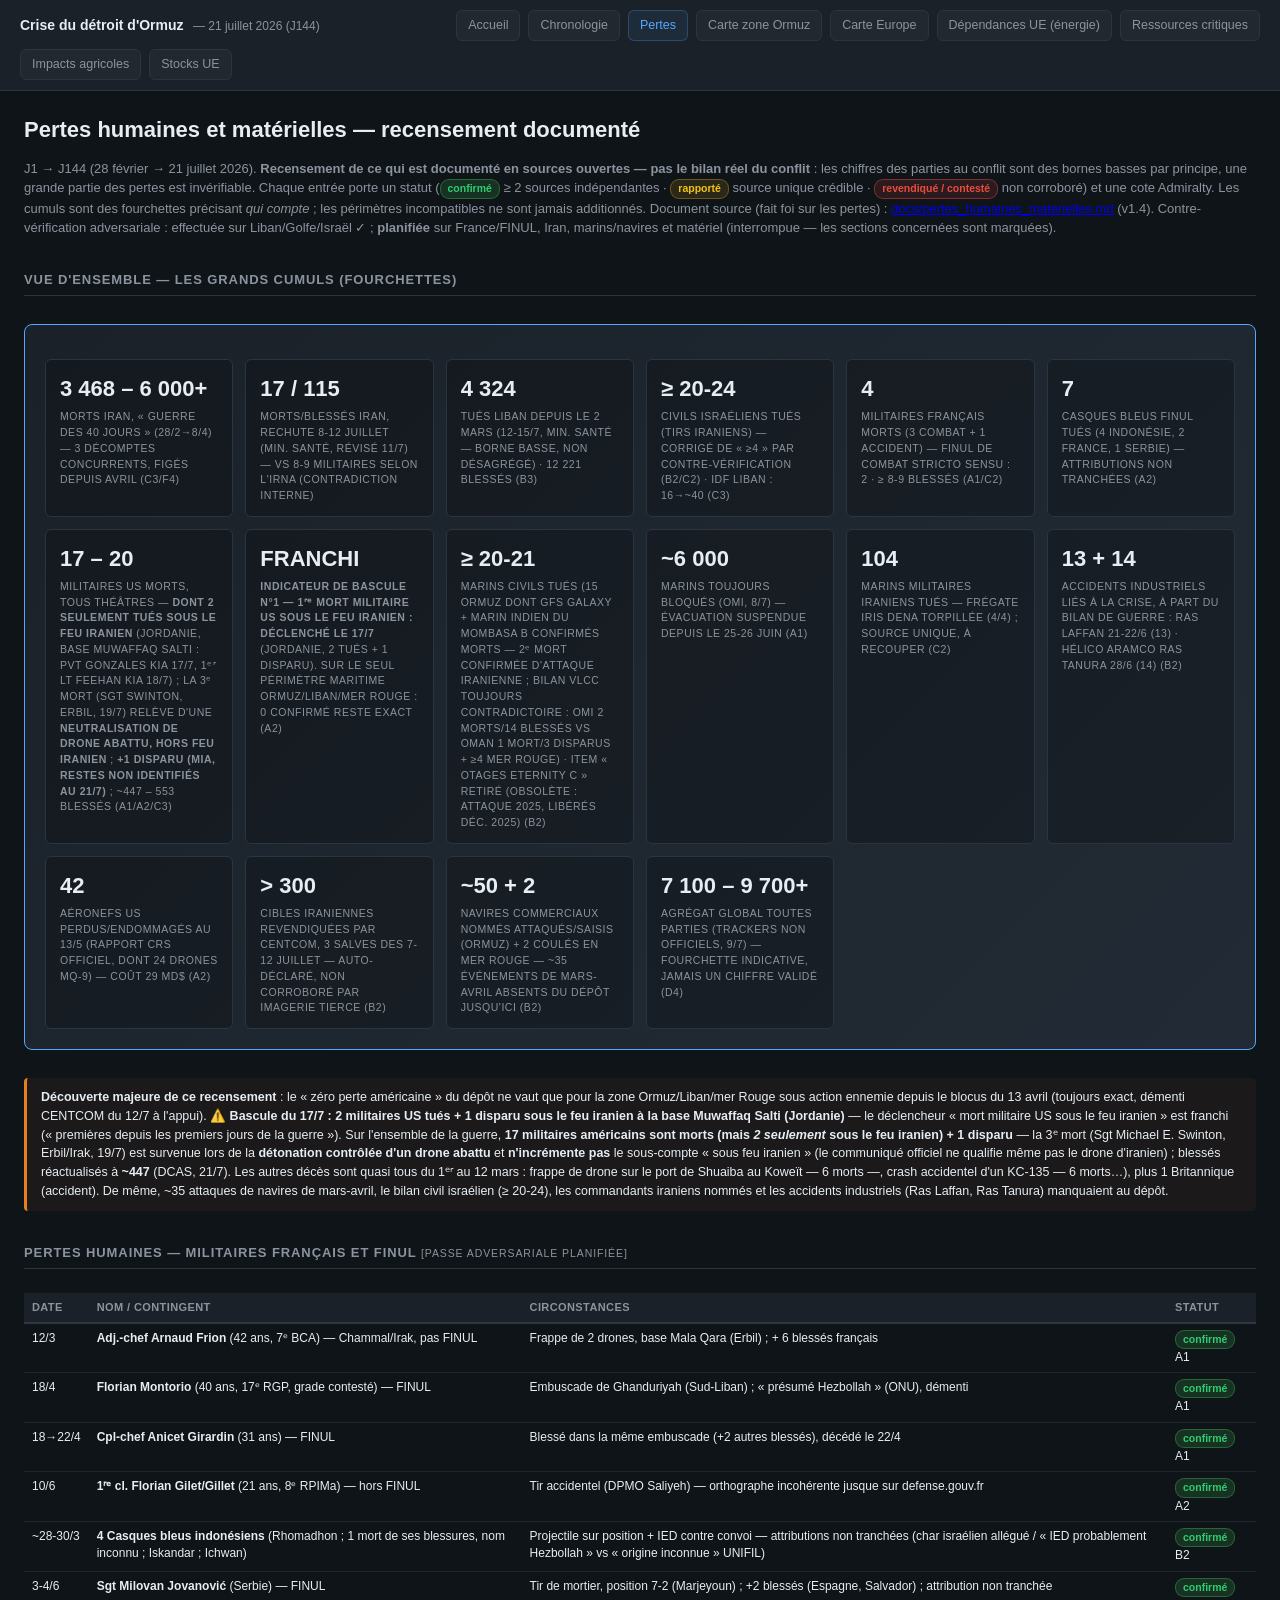
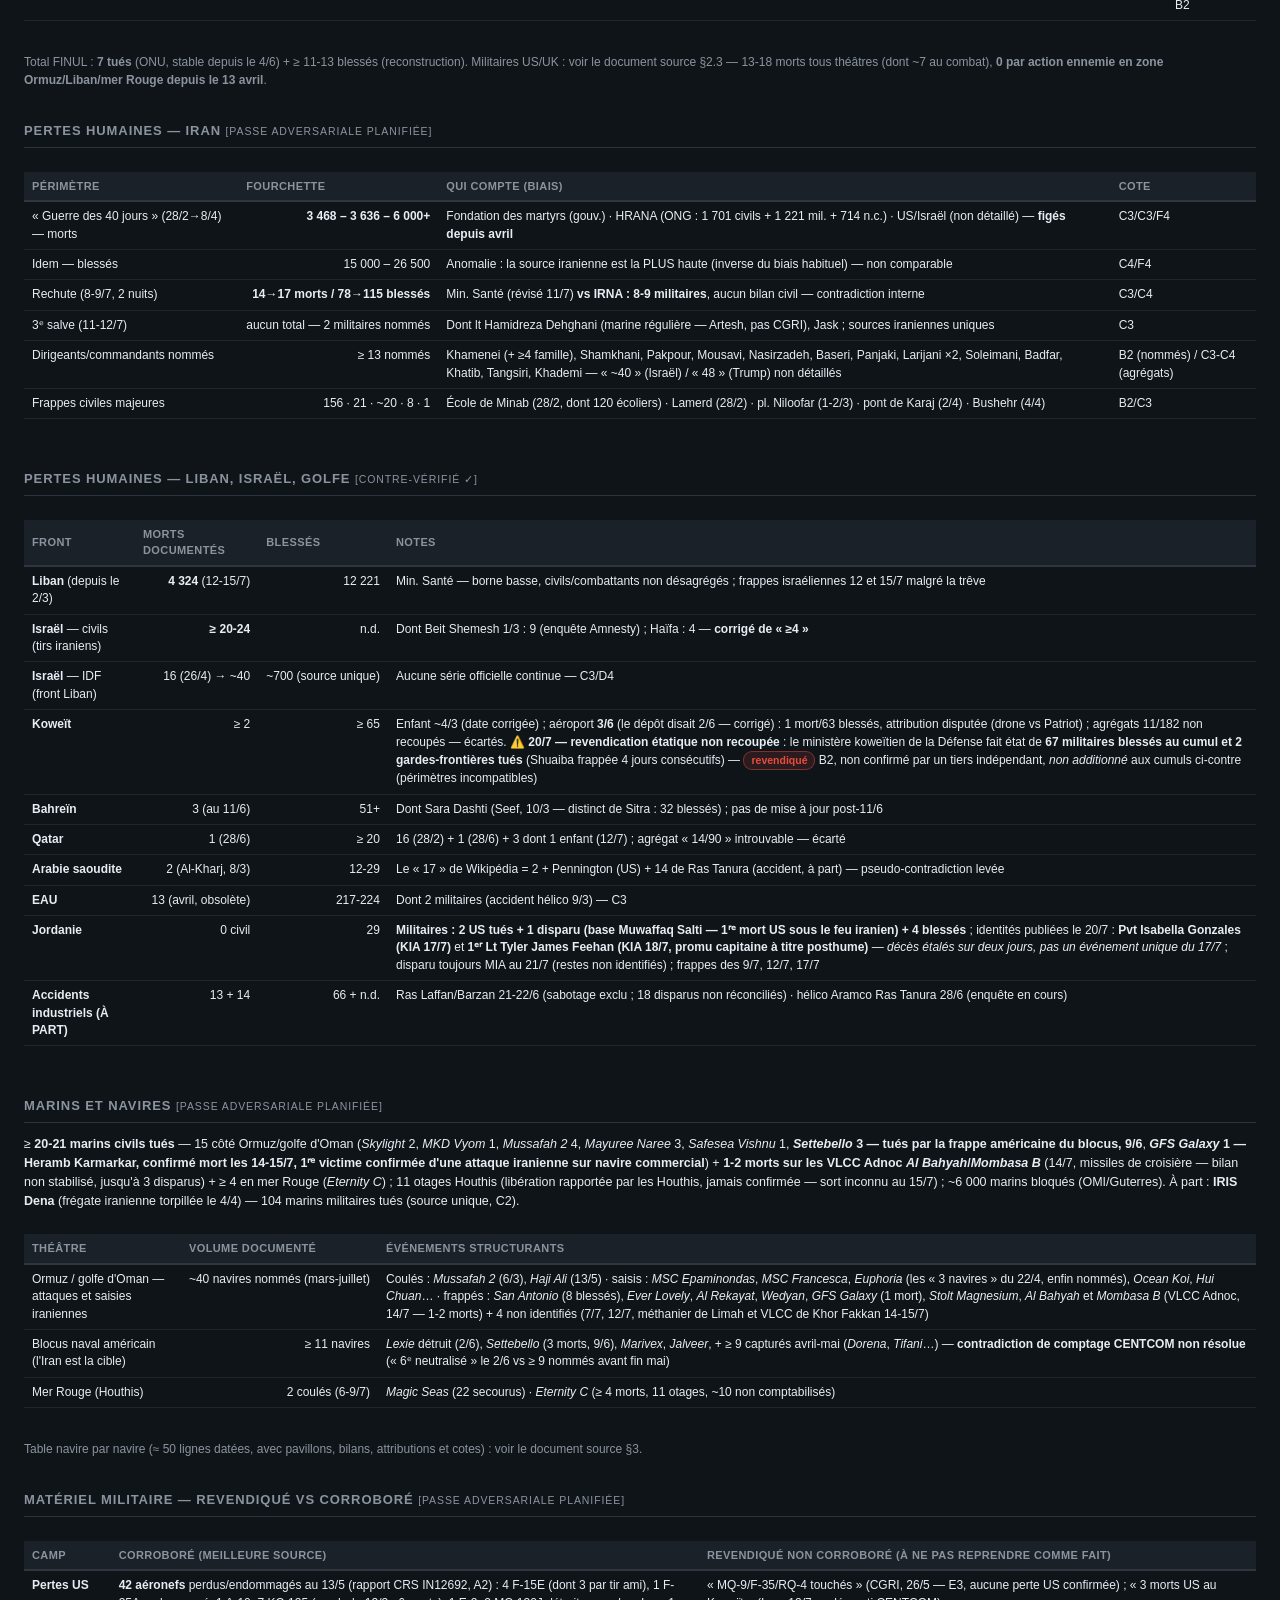
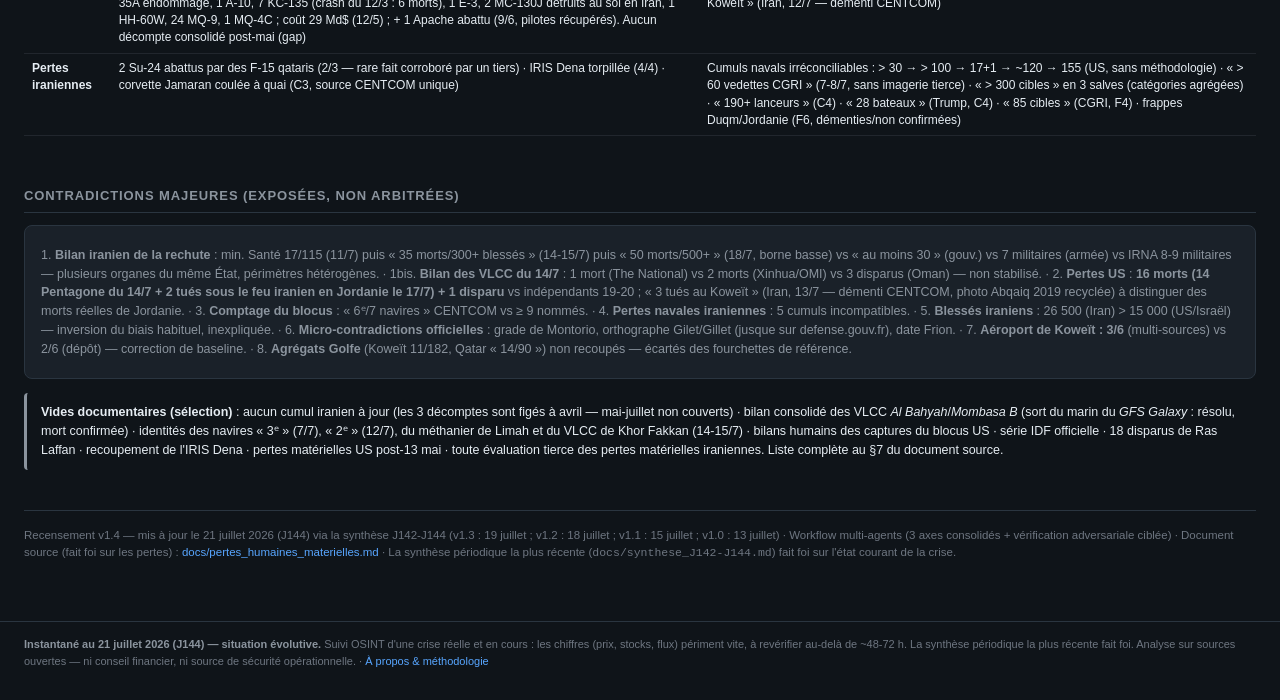
<file: app/pertes.html>
<!DOCTYPE html>
<html lang="fr">
<head>
<meta charset="UTF-8">
<meta name="viewport" content="width=device-width, initial-scale=1.0">
<title>Pertes humaines et matérielles — Crise du détroit d'Ormuz (21 juillet 2026 / J144)</title>
<meta name="description" content="Recensement documenté en sources ouvertes des pertes humaines et matérielles de la crise du détroit d'Ormuz : fourchettes, statuts de vérification, contradictions exposées.">
<meta name="robots" content="index, follow">
<meta name="theme-color" content="#0d1117">
<link rel="stylesheet" href="styles_common.css">
<style>
  .statut { display: inline-block; padding: 1px 7px; border-radius: 9px; font-size: 10.5px; font-weight: 600; white-space: nowrap; }
  .st-conf { background: rgba(63,185,80,0.18); color: var(--green, #3fb950); border: 1px solid rgba(63,185,80,0.4); }
  .st-rapp { background: rgba(210,153,34,0.15); color: var(--yellow, #d29922); border: 1px solid rgba(210,153,34,0.4); }
  .st-rev  { background: rgba(248,81,73,0.12); color: var(--red, #f85149); border: 1px solid rgba(248,81,73,0.4); }
  .verif-tag { font-size: 10.5px; color: var(--text-dim); font-weight: normal; }
  table.pertes { width: 100%; border-collapse: collapse; font-size: 12px; margin: 10px 0 18px; }
  table.pertes th { text-align: left; padding: 6px 8px; border-bottom: 2px solid var(--panel-border, #30363d); color: var(--text-dim); font-size: 11px; text-transform: uppercase; letter-spacing: 0.4px; }
  table.pertes td { padding: 6px 8px; border-bottom: 1px solid var(--panel-border, #21262d); vertical-align: top; line-height: 1.45; }
  table.pertes tr:hover td { background: rgba(88,166,255,0.04); }
  .tablewrap { overflow-x: auto; }
  .num { text-align: right; white-space: nowrap; }
  .warn-block { border-left: 3px solid var(--orange, #db6d28); background: rgba(219,109,40,0.06); padding: 10px 14px; border-radius: 4px; font-size: 12.5px; margin: 14px 0; }
</style>
</head>
<body>

<site-nav active="pertes"></site-nav>

<main class="page">
  <h1>Pertes humaines et matérielles — recensement documenté</h1>
  <p class="subtitle">J1 → J144 (28 février → 21 juillet 2026). <strong>Recensement de ce qui est documenté en sources ouvertes — pas le bilan réel du conflit</strong> : les chiffres des parties au conflit sont des bornes basses par principe, une grande partie des pertes est invérifiable. Chaque entrée porte un statut (<span class="statut st-conf">confirmé</span> ≥ 2 sources indépendantes · <span class="statut st-rapp">rapporté</span> source unique crédible · <span class="statut st-rev">revendiqué / contesté</span> non corroboré) et une cote Admiralty. Les cumuls sont des fourchettes précisant <em>qui compte</em> ; les périmètres incompatibles ne sont jamais additionnés. Document source (fait foi sur les pertes) : <a href="../docs/pertes_humaines_materielles.md">docs/pertes_humaines_materielles.md</a> (v1.4). Contre-vérification adversariale : effectuée sur Liban/Golfe/Israël ✓ ; <strong>planifiée</strong> sur France/FINUL, Iran, marins/navires et matériel (interrompue — les sections concernées sont marquées).</p>

  <h2>Vue d'ensemble — les grands cumuls (fourchettes)</h2>
  <div class="summary">
    <div class="summary-grid">
      <div class="summary-stat"><div class="v">3 468 – 6 000+</div><div class="l">Morts Iran, « guerre des 40 jours » (28/2→8/4) — 3 décomptes concurrents, figés depuis avril (C3/F4)</div></div>
      <div class="summary-stat"><div class="v">17 / 115</div><div class="l">Morts/blessés Iran, rechute 8-12 juillet (min. Santé, révisé 11/7) — vs 8-9 militaires selon l'IRNA (contradiction interne)</div></div>
      <div class="summary-stat"><div class="v">4 324</div><div class="l">Tués Liban depuis le 2 mars (12-15/7, min. Santé — borne basse, non désagrégé) · 12 221 blessés (B3)</div></div>
      <div class="summary-stat"><div class="v">≥ 20-24</div><div class="l">Civils israéliens tués (tirs iraniens) — corrigé de « ≥4 » par contre-vérification (B2/C2) · IDF Liban : 16→~40 (C3)</div></div>
      <div class="summary-stat"><div class="v">4</div><div class="l">Militaires français morts (3 combat + 1 accident) — FINUL de combat stricto sensu : 2 · ≥ 8-9 blessés (A1/C2)</div></div>
      <div class="summary-stat"><div class="v">7</div><div class="l">Casques bleus FINUL tués (4 Indonésie, 2 France, 1 Serbie) — attributions non tranchées (A2)</div></div>
      <div class="summary-stat"><div class="v">17 – 20</div><div class="l">Militaires US morts, tous théâtres — <strong>dont 2 seulement tués sous le feu iranien</strong> (Jordanie, base Muwaffaq Salti : Pvt Gonzales KIA 17/7, 1ᵉʳ Lt Feehan KIA 18/7) ; la 3ᵉ mort (Sgt Swinton, Erbil, 19/7) relève d'une <strong>neutralisation de drone abattu, hors feu iranien</strong> ; <strong>+1 disparu (MIA, restes non identifiés au 21/7)</strong> ; ~447 – 553 blessés (A1/A2/C3)</div></div>
      <div class="summary-stat"><div class="v">FRANCHI</div><div class="l"><strong>Indicateur de bascule n°1 — 1ʳᵉ mort militaire US sous le feu iranien : DÉCLENCHÉ le 17/7</strong> (Jordanie, 2 tués + 1 disparu). Sur le seul périmètre maritime Ormuz/Liban/mer Rouge : 0 confirmé reste exact (A2)</div></div>
      <div class="summary-stat"><div class="v">≥ 20-21</div><div class="l">Marins civils tués (15 Ormuz dont GFS Galaxy + marin indien du Mombasa B confirmés morts — 2ᵉ mort confirmée d'attaque iranienne ; bilan VLCC toujours contradictoire : OMI 2 morts/14 blessés vs Oman 1 mort/3 disparus + ≥4 mer Rouge) · item « otages Eternity C » retiré (obsolète : attaque 2025, libérés déc. 2025) (B2)</div></div>
      <div class="summary-stat"><div class="v">~6 000</div><div class="l">Marins toujours bloqués (OMI, 8/7) — évacuation suspendue depuis le 25-26 juin (A1)</div></div>
      <div class="summary-stat"><div class="v">104</div><div class="l">Marins militaires iraniens tués — frégate IRIS Dena torpillée (4/4) ; source unique, à recouper (C2)</div></div>
      <div class="summary-stat"><div class="v">13 + 14</div><div class="l">Accidents industriels liés à la crise, À PART du bilan de guerre : Ras Laffan 21-22/6 (13) · hélico Aramco Ras Tanura 28/6 (14) (B2)</div></div>
      <div class="summary-stat"><div class="v">42</div><div class="l">Aéronefs US perdus/endommagés au 13/5 (rapport CRS officiel, dont 24 drones MQ-9) — coût 29 Md$ (A2)</div></div>
      <div class="summary-stat"><div class="v">&gt; 300</div><div class="l">Cibles iraniennes revendiquées par CENTCOM, 3 salves des 7-12 juillet — auto-déclaré, non corroboré par imagerie tierce (B2)</div></div>
      <div class="summary-stat"><div class="v">~50 + 2</div><div class="l">Navires commerciaux nommés attaqués/saisis (Ormuz) + 2 coulés en mer Rouge — ~35 événements de mars-avril absents du dépôt jusqu'ici (B2)</div></div>
      <div class="summary-stat"><div class="v">7 100 – 9 700+</div><div class="l">Agrégat global toutes parties (trackers non officiels, 9/7) — fourchette indicative, jamais un chiffre validé (D4)</div></div>
    </div>
  </div>

  <div class="warn-block"><strong>Découverte majeure de ce recensement</strong> : le « zéro perte américaine » du dépôt ne vaut que pour la zone Ormuz/Liban/mer Rouge sous action ennemie depuis le blocus du 13 avril (toujours exact, démenti CENTCOM du 12/7 à l'appui). <strong>⚠️ Bascule du 17/7 : 2 militaires US tués + 1 disparu sous le feu iranien à la base Muwaffaq Salti (Jordanie)</strong> — le déclencheur « mort militaire US sous le feu iranien » est franchi (« premières depuis les premiers jours de la guerre »). Sur l'ensemble de la guerre, <strong>17 militaires américains sont morts (mais <em>2 seulement</em> sous le feu iranien) + 1 disparu</strong> — la 3ᵉ mort (Sgt Michael E. Swinton, Erbil/Irak, 19/7) est survenue lors de la <strong>détonation contrôlée d'un drone abattu</strong> et <strong>n'incrémente pas</strong> le sous-compte « sous feu iranien » (le communiqué officiel ne qualifie même pas le drone d'iranien) ; blessés réactualisés à <strong>~447</strong> (DCAS, 21/7). Les autres décès sont quasi tous du 1ᵉʳ au 12 mars : frappe de drone sur le port de Shuaiba au Koweït — 6 morts —, crash accidentel d'un KC-135 — 6 morts…), plus 1 Britannique (accident). De même, ~35 attaques de navires de mars-avril, le bilan civil israélien (≥ 20-24), les commandants iraniens nommés et les accidents industriels (Ras Laffan, Ras Tanura) manquaient au dépôt.</div>

  <h2>Pertes humaines — militaires français et FINUL <span class="verif-tag">[passe adversariale planifiée]</span></h2>
  <div class="tablewrap"><table class="pertes">
    <tr><th>Date</th><th>Nom / contingent</th><th>Circonstances</th><th>Statut</th></tr>
    <tr><td>12/3</td><td><strong>Adj.-chef Arnaud Frion</strong> (42 ans, 7ᵉ BCA) — Chammal/Irak, pas FINUL</td><td>Frappe de 2 drones, base Mala Qara (Erbil) ; + 6 blessés français</td><td><span class="statut st-conf">confirmé</span> A1</td></tr>
    <tr><td>18/4</td><td><strong>Florian Montorio</strong> (40 ans, 17ᵉ RGP, grade contesté) — FINUL</td><td>Embuscade de Ghanduriyah (Sud-Liban) ; « présumé Hezbollah » (ONU), démenti</td><td><span class="statut st-conf">confirmé</span> A1</td></tr>
    <tr><td>18→22/4</td><td><strong>Cpl-chef Anicet Girardin</strong> (31 ans) — FINUL</td><td>Blessé dans la même embuscade (+2 autres blessés), décédé le 22/4</td><td><span class="statut st-conf">confirmé</span> A1</td></tr>
    <tr><td>10/6</td><td><strong>1ʳᵉ cl. Florian Gilet/Gillet</strong> (21 ans, 8ᵉ RPIMa) — hors FINUL</td><td>Tir accidentel (DPMO Saliyeh) — orthographe incohérente jusque sur defense.gouv.fr</td><td><span class="statut st-conf">confirmé</span> A2</td></tr>
    <tr><td>~28-30/3</td><td><strong>4 Casques bleus indonésiens</strong> (Rhomadhon ; 1 mort de ses blessures, nom inconnu ; Iskandar ; Ichwan)</td><td>Projectile sur position + IED contre convoi — attributions non tranchées (char israélien allégué / « IED probablement Hezbollah » vs « origine inconnue » UNIFIL)</td><td><span class="statut st-conf">confirmé</span> B2</td></tr>
    <tr><td>3-4/6</td><td><strong>Sgt Milovan Jovanović</strong> (Serbie) — FINUL</td><td>Tir de mortier, position 7-2 (Marjeyoun) ; +2 blessés (Espagne, Salvador) ; attribution non tranchée</td><td><span class="statut st-conf">confirmé</span> B2</td></tr>
  </table></div>
  <p style="font-size:12px; color: var(--text-dim);">Total FINUL : <strong>7 tués</strong> (ONU, stable depuis le 4/6) + ≥ 11-13 blessés (reconstruction). Militaires US/UK : voir le document source §2.3 — 13-18 morts tous théâtres (dont ~7 au combat), <strong>0 par action ennemie en zone Ormuz/Liban/mer Rouge depuis le 13 avril</strong>.</p>

  <h2>Pertes humaines — Iran <span class="verif-tag">[passe adversariale planifiée]</span></h2>
  <div class="tablewrap"><table class="pertes">
    <tr><th>Périmètre</th><th>Fourchette</th><th>Qui compte (biais)</th><th>Cote</th></tr>
    <tr><td>« Guerre des 40 jours » (28/2→8/4) — morts</td><td class="num"><strong>3 468 – 3 636 – 6 000+</strong></td><td>Fondation des martyrs (gouv.) · HRANA (ONG : 1 701 civils + 1 221 mil. + 714 n.c.) · US/Israël (non détaillé) — <strong>figés depuis avril</strong></td><td>C3/C3/F4</td></tr>
    <tr><td>Idem — blessés</td><td class="num">15 000 – 26 500</td><td>Anomalie : la source iranienne est la PLUS haute (inverse du biais habituel) — non comparable</td><td>C4/F4</td></tr>
    <tr><td>Rechute (8-9/7, 2 nuits)</td><td class="num"><strong>14→17 morts / 78→115 blessés</strong></td><td>Min. Santé (révisé 11/7) <strong>vs IRNA : 8-9 militaires</strong>, aucun bilan civil — contradiction interne</td><td>C3/C4</td></tr>
    <tr><td>3ᵉ salve (11-12/7)</td><td class="num">aucun total — 2 militaires nommés</td><td>Dont lt Hamidreza Dehghani (marine régulière — Artesh, pas CGRI), Jask ; sources iraniennes uniques</td><td>C3</td></tr>
    <tr><td>Dirigeants/commandants nommés</td><td class="num">≥ 13 nommés</td><td>Khamenei (+ ≥4 famille), Shamkhani, Pakpour, Mousavi, Nasirzadeh, Baseri, Panjaki, Larijani ×2, Soleimani, Badfar, Khatib, Tangsiri, Khademi — « ~40 » (Israël) / « 48 » (Trump) non détaillés</td><td>B2 (nommés) / C3-C4 (agrégats)</td></tr>
    <tr><td>Frappes civiles majeures</td><td class="num">156 · 21 · ~20 · 8 · 1</td><td>École de Minab (28/2, dont 120 écoliers) · Lamerd (28/2) · pl. Niloofar (1-2/3) · pont de Karaj (2/4) · Bushehr (4/4)</td><td>B2/C3</td></tr>
  </table></div>

  <h2>Pertes humaines — Liban, Israël, Golfe <span class="verif-tag">[contre-vérifié ✓]</span></h2>
  <div class="tablewrap"><table class="pertes">
    <tr><th>Front</th><th>Morts documentés</th><th>Blessés</th><th>Notes</th></tr>
    <tr><td><strong>Liban</strong> (depuis le 2/3)</td><td class="num"><strong>4 324</strong> (12-15/7)</td><td class="num">12 221</td><td>Min. Santé — borne basse, civils/combattants non désagrégés ; frappes israéliennes 12 et 15/7 malgré la trêve</td></tr>
    <tr><td><strong>Israël</strong> — civils (tirs iraniens)</td><td class="num"><strong>≥ 20-24</strong></td><td class="num">n.d.</td><td>Dont Beit Shemesh 1/3 : 9 (enquête Amnesty) ; Haïfa : 4 — <strong>corrigé de « ≥4 »</strong></td></tr>
    <tr><td><strong>Israël</strong> — IDF (front Liban)</td><td class="num">16 (26/4) → ~40</td><td class="num">~700 (source unique)</td><td>Aucune série officielle continue — C3/D4</td></tr>
    <tr><td><strong>Koweït</strong></td><td class="num">≥ 2</td><td class="num">≥ 65</td><td>Enfant ~4/3 (date corrigée) ; aéroport <strong>3/6</strong> (le dépôt disait 2/6 — corrigé) : 1 mort/63 blessés, attribution disputée (drone vs Patriot) ; agrégats 11/182 non recoupés — écartés. <strong>⚠️ 20/7 — revendication étatique non recoupée</strong> : le ministère koweïtien de la Défense fait état de <strong>67 militaires blessés au cumul et 2 gardes-frontières tués</strong> (Shuaiba frappée 4 jours consécutifs) — <span class="statut st-rev">revendiqué</span> B2, non confirmé par un tiers indépendant, <em>non additionné</em> aux cumuls ci-contre (périmètres incompatibles)</td></tr>
    <tr><td><strong>Bahreïn</strong></td><td class="num">3 (au 11/6)</td><td class="num">51+</td><td>Dont Sara Dashti (Seef, 10/3 — distinct de Sitra : 32 blessés) ; pas de mise à jour post-11/6</td></tr>
    <tr><td><strong>Qatar</strong></td><td class="num">1 (28/6)</td><td class="num">≥ 20</td><td>16 (28/2) + 1 (28/6) + 3 dont 1 enfant (12/7) ; agrégat « 14/90 » introuvable — écarté</td></tr>
    <tr><td><strong>Arabie saoudite</strong></td><td class="num">2 (Al-Kharj, 8/3)</td><td class="num">12-29</td><td>Le « 17 » de Wikipédia = 2 + Pennington (US) + 14 de Ras Tanura (accident, à part) — pseudo-contradiction levée</td></tr>
    <tr><td><strong>EAU</strong></td><td class="num">13 (avril, obsolète)</td><td class="num">217-224</td><td>Dont 2 militaires (accident hélico 9/3) — C3</td></tr>
    <tr><td><strong>Jordanie</strong></td><td class="num">0 civil</td><td class="num">29</td><td><strong>Militaires : 2 US tués + 1 disparu (base Muwaffaq Salti — 1ʳᵉ mort US sous le feu iranien) + 4 blessés</strong> ; identités publiées le 20/7 : <strong>Pvt Isabella Gonzales (KIA 17/7)</strong> et <strong>1ᵉʳ Lt Tyler James Feehan (KIA 18/7, promu capitaine à titre posthume)</strong> — <em>décès étalés sur deux jours, pas un événement unique du 17/7</em> ; disparu toujours MIA au 21/7 (restes non identifiés) ; frappes des 9/7, 12/7, 17/7</td></tr>
    <tr><td><strong>Accidents industriels (À PART)</strong></td><td class="num">13 + 14</td><td class="num">66 + n.d.</td><td>Ras Laffan/Barzan 21-22/6 (sabotage exclu ; 18 disparus non réconciliés) · hélico Aramco Ras Tanura 28/6 (enquête en cours)</td></tr>
  </table></div>

  <h2>Marins et navires <span class="verif-tag">[passe adversariale planifiée]</span></h2>
  <p style="font-size:12.5px;">≥ <strong>20-21 marins civils tués</strong> — 15 côté Ormuz/golfe d'Oman (<em>Skylight</em> 2, <em>MKD Vyom</em> 1, <em>Mussafah 2</em> 4, <em>Mayuree Naree</em> 3, <em>Safesea Vishnu</em> 1, <strong><em>Settebello</em> 3 — tués par la frappe américaine du blocus, 9/6</strong>, <strong><em>GFS Galaxy</em> 1 — Heramb Karmarkar, confirmé mort les 14-15/7, 1ʳᵉ victime confirmée d'une attaque iranienne sur navire commercial</strong>) + <strong>1-2 morts sur les VLCC Adnoc <em>Al Bahyah</em>/<em>Mombasa B</em></strong> (14/7, missiles de croisière — bilan non stabilisé, jusqu'à 3 disparus) + ≥ 4 en mer Rouge (<em>Eternity C</em>) ; 11 otages Houthis (libération rapportée par les Houthis, jamais confirmée — sort inconnu au 15/7) ; ~6 000 marins bloqués (OMI/Guterres). À part : <strong>IRIS Dena</strong> (frégate iranienne torpillée le 4/4) — 104 marins militaires tués (source unique, C2).</p>
  <div class="tablewrap"><table class="pertes">
    <tr><th>Théâtre</th><th>Volume documenté</th><th>Événements structurants</th></tr>
    <tr><td>Ormuz / golfe d'Oman — attaques et saisies iraniennes</td><td class="num">~40 navires nommés (mars-juillet)</td><td>Coulés : <em>Mussafah 2</em> (6/3), <em>Haji Ali</em> (13/5) · saisis : <em>MSC Epaminondas</em>, <em>MSC Francesca</em>, <em>Euphoria</em> (les « 3 navires » du 22/4, enfin nommés), <em>Ocean Koi</em>, <em>Hui Chuan</em>… · frappés : <em>San Antonio</em> (8 blessés), <em>Ever Lovely</em>, <em>Al Rekayat</em>, <em>Wedyan</em>, <em>GFS Galaxy</em> (1 mort), <em>Stolt Magnesium</em>, <em>Al Bahyah</em> et <em>Mombasa B</em> (VLCC Adnoc, 14/7 — 1-2 morts) + 4 non identifiés (7/7, 12/7, méthanier de Limah et VLCC de Khor Fakkan 14-15/7)</td></tr>
    <tr><td>Blocus naval américain (l'Iran est la cible)</td><td class="num">≥ 11 navires</td><td><em>Lexie</em> détruit (2/6), <em>Settebello</em> (3 morts, 9/6), <em>Marivex</em>, <em>Jalveer</em>, + ≥ 9 capturés avril-mai (<em>Dorena</em>, <em>Tifani</em>…) — <strong>contradiction de comptage CENTCOM non résolue</strong> (« 6ᵉ neutralisé » le 2/6 vs ≥ 9 nommés avant fin mai)</td></tr>
    <tr><td>Mer Rouge (Houthis)</td><td class="num">2 coulés (6-9/7)</td><td><em>Magic Seas</em> (22 secourus) · <em>Eternity C</em> (≥ 4 morts, 11 otages, ~10 non comptabilisés)</td></tr>
  </table></div>
  <p style="font-size:12px; color: var(--text-dim);">Table navire par navire (≈ 50 lignes datées, avec pavillons, bilans, attributions et cotes) : voir le document source §3.</p>

  <h2>Matériel militaire — revendiqué vs corroboré <span class="verif-tag">[passe adversariale planifiée]</span></h2>
  <div class="tablewrap"><table class="pertes">
    <tr><th>Camp</th><th>Corroboré (meilleure source)</th><th>Revendiqué non corroboré (à ne pas reprendre comme fait)</th></tr>
    <tr><td><strong>Pertes US</strong></td><td><strong>42 aéronefs</strong> perdus/endommagés au 13/5 (rapport CRS IN12692, A2) : 4 F-15E (dont 3 par tir ami), 1 F-35A endommagé, 1 A-10, 7 KC-135 (crash du 12/3 : 6 morts), 1 E-3, 2 MC-130J détruits au sol en Iran, 1 HH-60W, 24 MQ-9, 1 MQ-4C ; coût 29 Md$ (12/5) ; + 1 Apache abattu (9/6, pilotes récupérés). Aucun décompte consolidé post-mai (gap)</td><td>« MQ-9/F-35/RQ-4 touchés » (CGRI, 26/5 — E3, aucune perte US confirmée) ; « 3 morts US au Koweït » (Iran, 12/7 — démenti CENTCOM)</td></tr>
    <tr><td><strong>Pertes iraniennes</strong></td><td>2 Su-24 abattus par des F-15 qataris (2/3 — rare fait corroboré par un tiers) · IRIS Dena torpillée (4/4) · corvette Jamaran coulée à quai (C3, source CENTCOM unique)</td><td>Cumuls navals irréconciliables : &gt; 30 → &gt; 100 → 17+1 → ~120 → 155 (US, sans méthodologie) · « &gt; 60 vedettes CGRI » (7-8/7, sans imagerie tierce) · « &gt; 300 cibles » en 3 salves (catégories agrégées) · « 190+ lanceurs » (C4) · « 28 bateaux » (Trump, C4) · « 85 cibles » (CGRI, F4) · frappes Duqm/Jordanie (F6, démenties/non confirmées)</td></tr>
  </table></div>

  <h2>Contradictions majeures (exposées, non arbitrées)</h2>
  <div class="card" style="font-size:12.5px;">
    <p>1. <strong>Bilan iranien de la rechute</strong> : min. Santé 17/115 (11/7) puis « 35 morts/300+ blessés » (14-15/7) puis « 50 morts/500+ » (18/7, borne basse) vs « au moins 30 » (gouv.) vs 7 militaires (armée) vs IRNA 8-9 militaires — plusieurs organes du même État, périmètres hétérogènes. · 1bis. <strong>Bilan des VLCC du 14/7</strong> : 1 mort (The National) vs 2 morts (Xinhua/OMI) vs 3 disparus (Oman) — non stabilisé. · 2. <strong>Pertes US</strong> : <strong>16 morts (14 Pentagone du 14/7 + 2 tués sous le feu iranien en Jordanie le 17/7) + 1 disparu</strong> vs indépendants 19-20 ; « 3 tués au Koweït » (Iran, 13/7 — démenti CENTCOM, photo Abqaiq 2019 recyclée) à distinguer des morts réelles de Jordanie. · 3. <strong>Comptage du blocus</strong> : « 6ᵉ/7 navires » CENTCOM vs ≥ 9 nommés. · 4. <strong>Pertes navales iraniennes</strong> : 5 cumuls incompatibles. · 5. <strong>Blessés iraniens</strong> : 26 500 (Iran) &gt; 15 000 (US/Israël) — inversion du biais habituel, inexpliquée. · 6. <strong>Micro-contradictions officielles</strong> : grade de Montorio, orthographe Gilet/Gillet (jusque sur defense.gouv.fr), date Frion. · 7. <strong>Aéroport de Koweït : 3/6</strong> (multi-sources) vs 2/6 (dépôt) — correction de baseline. · 8. <strong>Agrégats Golfe</strong> (Koweït 11/182, Qatar « 14/90 ») non recoupés — écartés des fourchettes de référence.</p>
  </div>

  <div class="warn-block" style="border-color: var(--text-dim); background: none;"><strong>Vides documentaires (sélection)</strong> : aucun cumul iranien à jour (les 3 décomptes sont figés à avril — mai-juillet non couverts) · bilan consolidé des VLCC <em>Al Bahyah</em>/<em>Mombasa B</em> (sort du marin du <em>GFS Galaxy</em> : résolu, mort confirmée) · identités des navires « 3ᵉ » (7/7), « 2ᵉ » (12/7), du méthanier de Limah et du VLCC de Khor Fakkan (14-15/7) · bilans humains des captures du blocus US · série IDF officielle · 18 disparus de Ras Laffan · recoupement de l'IRIS Dena · pertes matérielles US post-13 mai · toute évaluation tierce des pertes matérielles iraniennes. Liste complète au §7 du document source.</div>

  <div class="meta-foot">
    Recensement v1.4 — mis à jour le 21 juillet 2026 (J144) via la synthèse J142-J144 (v1.3 : 19 juillet ; v1.2 : 18 juillet ; v1.1 : 15 juillet ; v1.0 : 13 juillet) · Workflow multi-agents (3 axes consolidés + vérification adversariale ciblée) · Document source (fait foi sur les pertes) : <a href="../docs/pertes_humaines_materielles.md">docs/pertes_humaines_materielles.md</a> · La synthèse périodique la plus récente (<code>docs/synthese_J142-J144.md</code>) fait foi sur l'état courant de la crise.
  </div>
</main>

<site-footer></site-footer>

<script src="nav.js"></script>
</body>
</html>
</file>
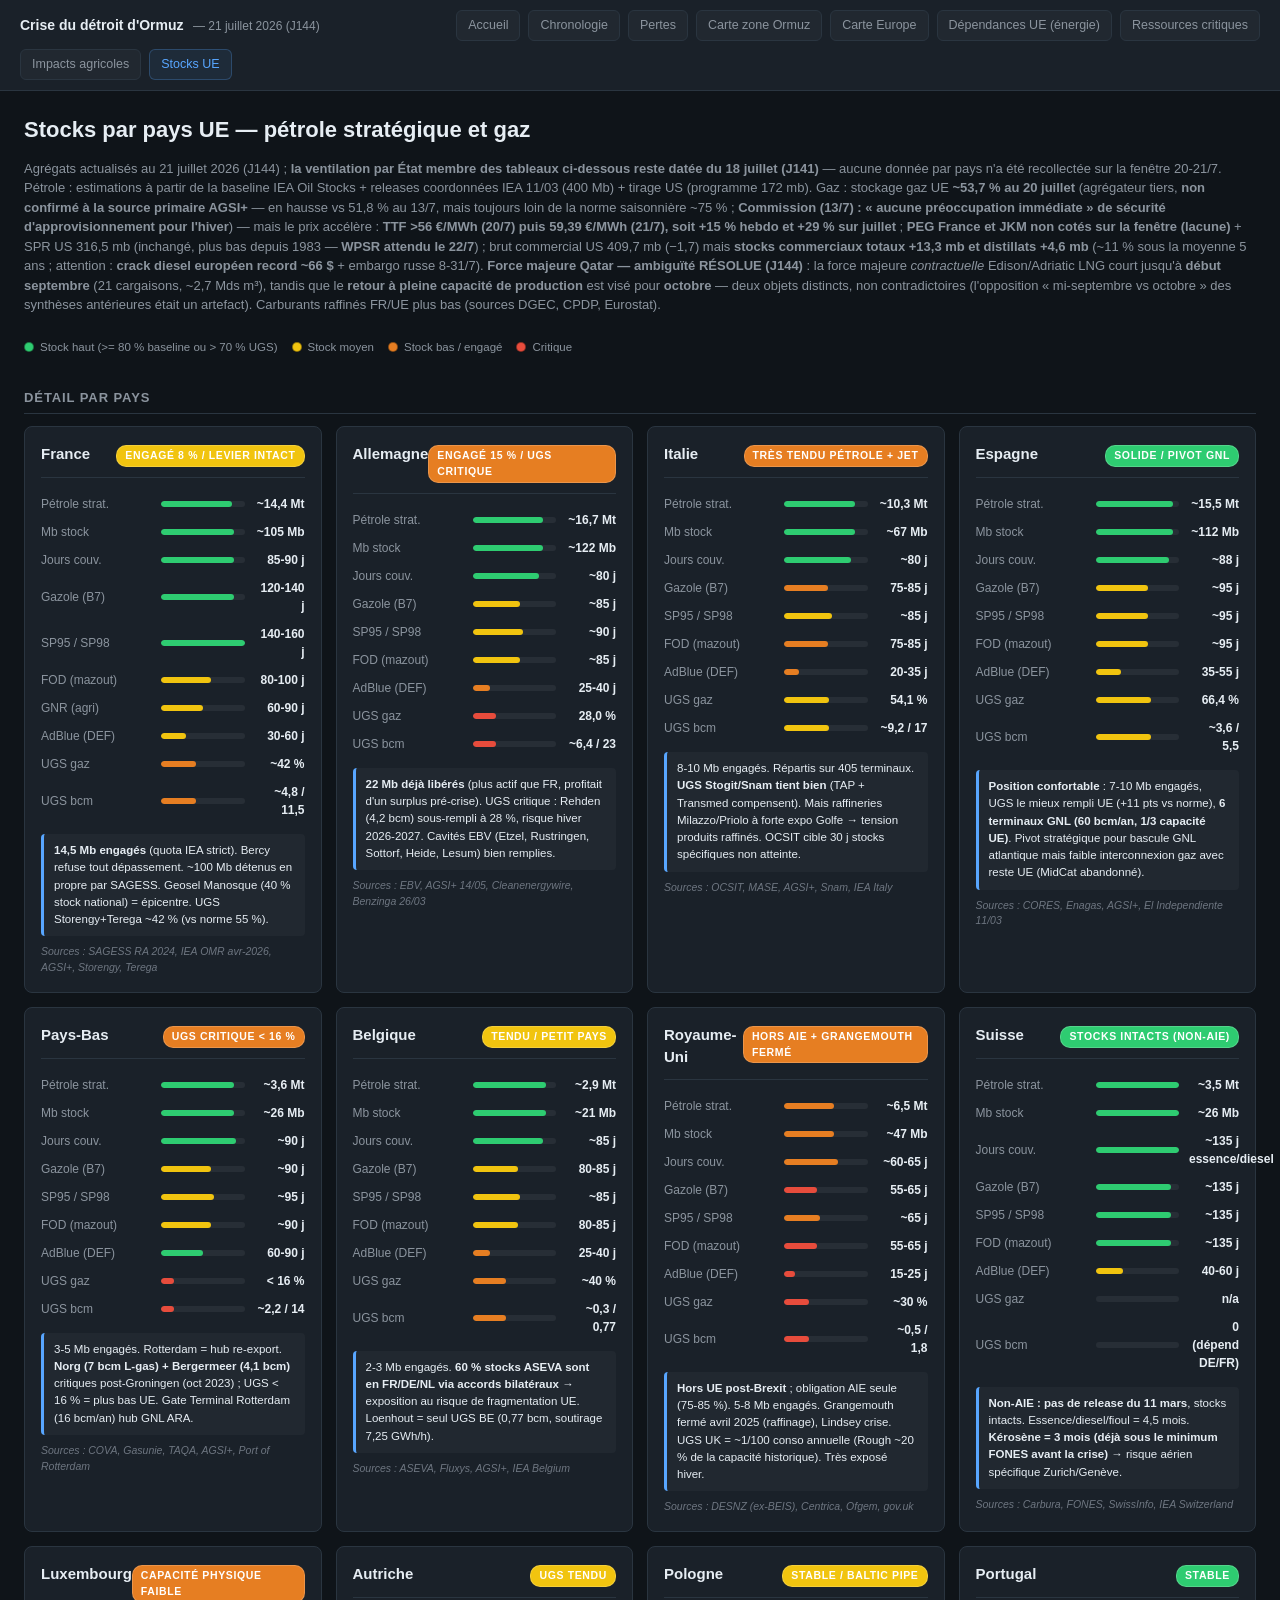
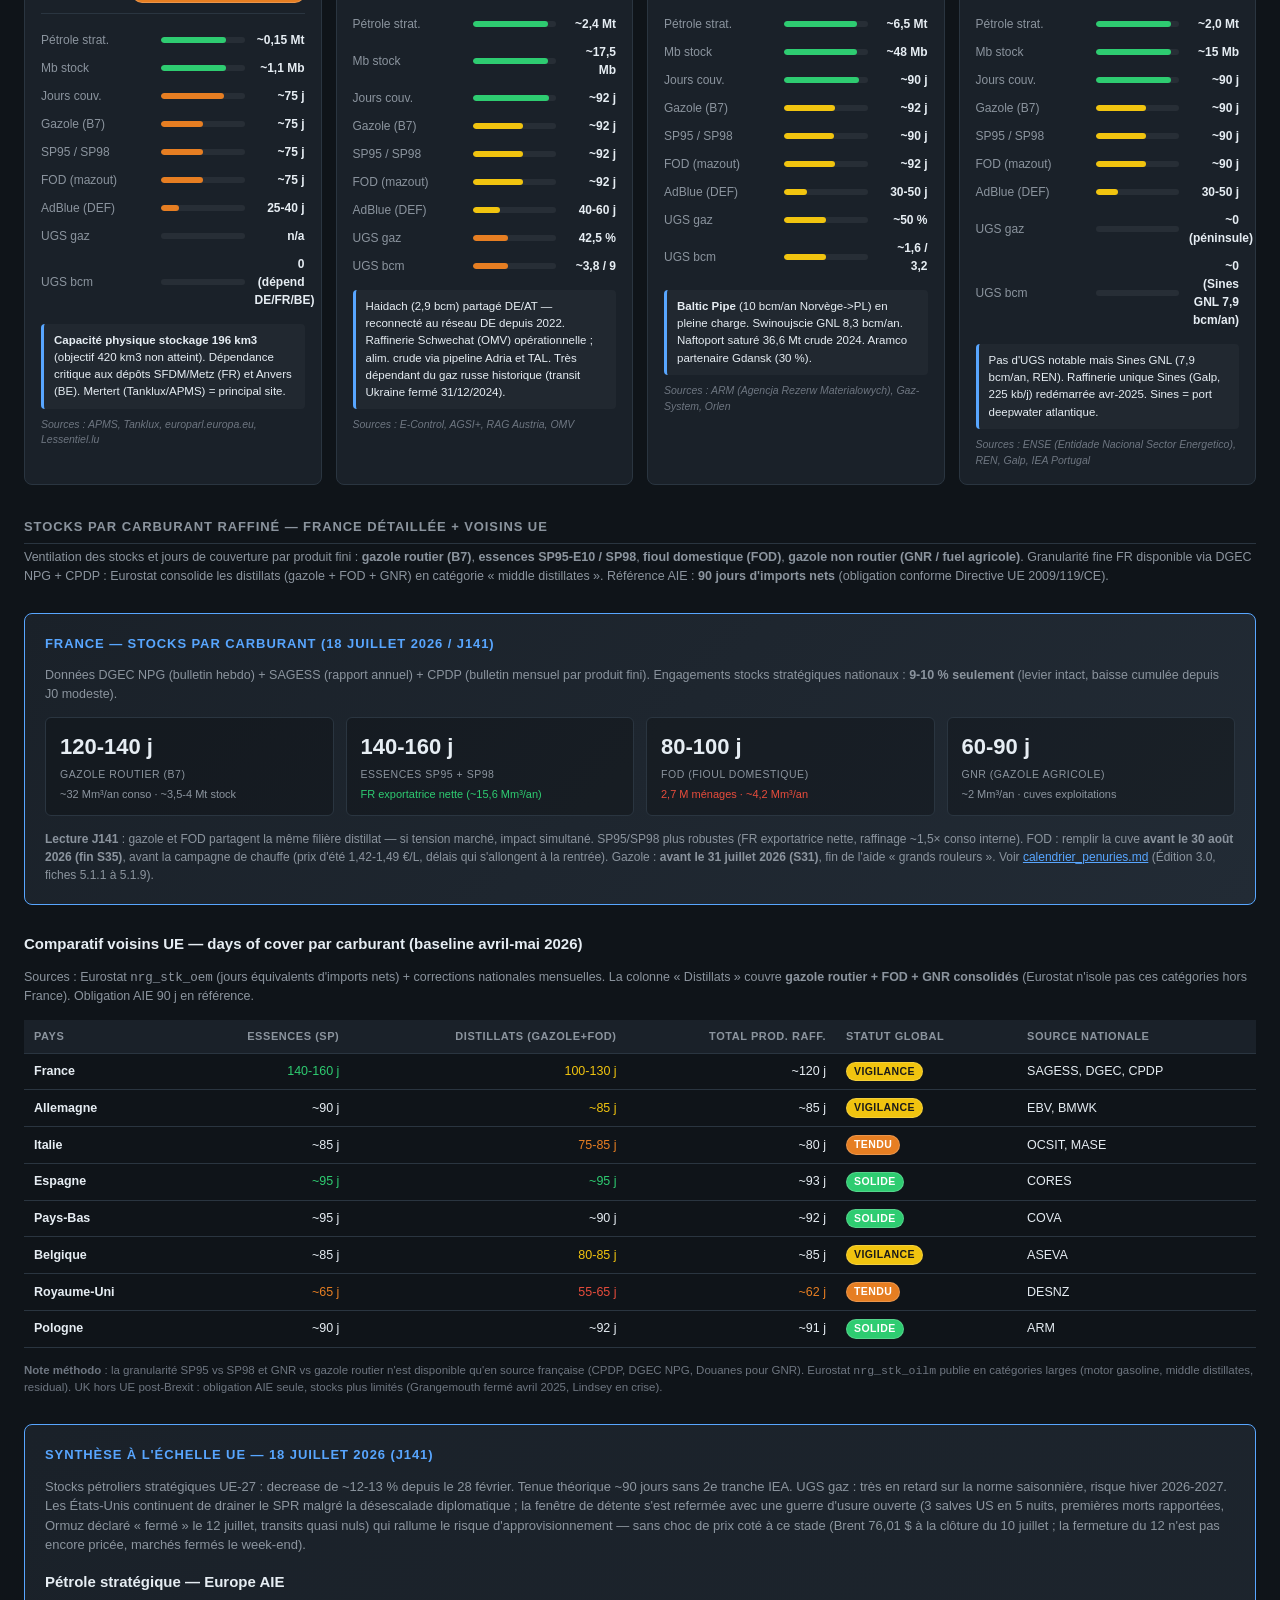
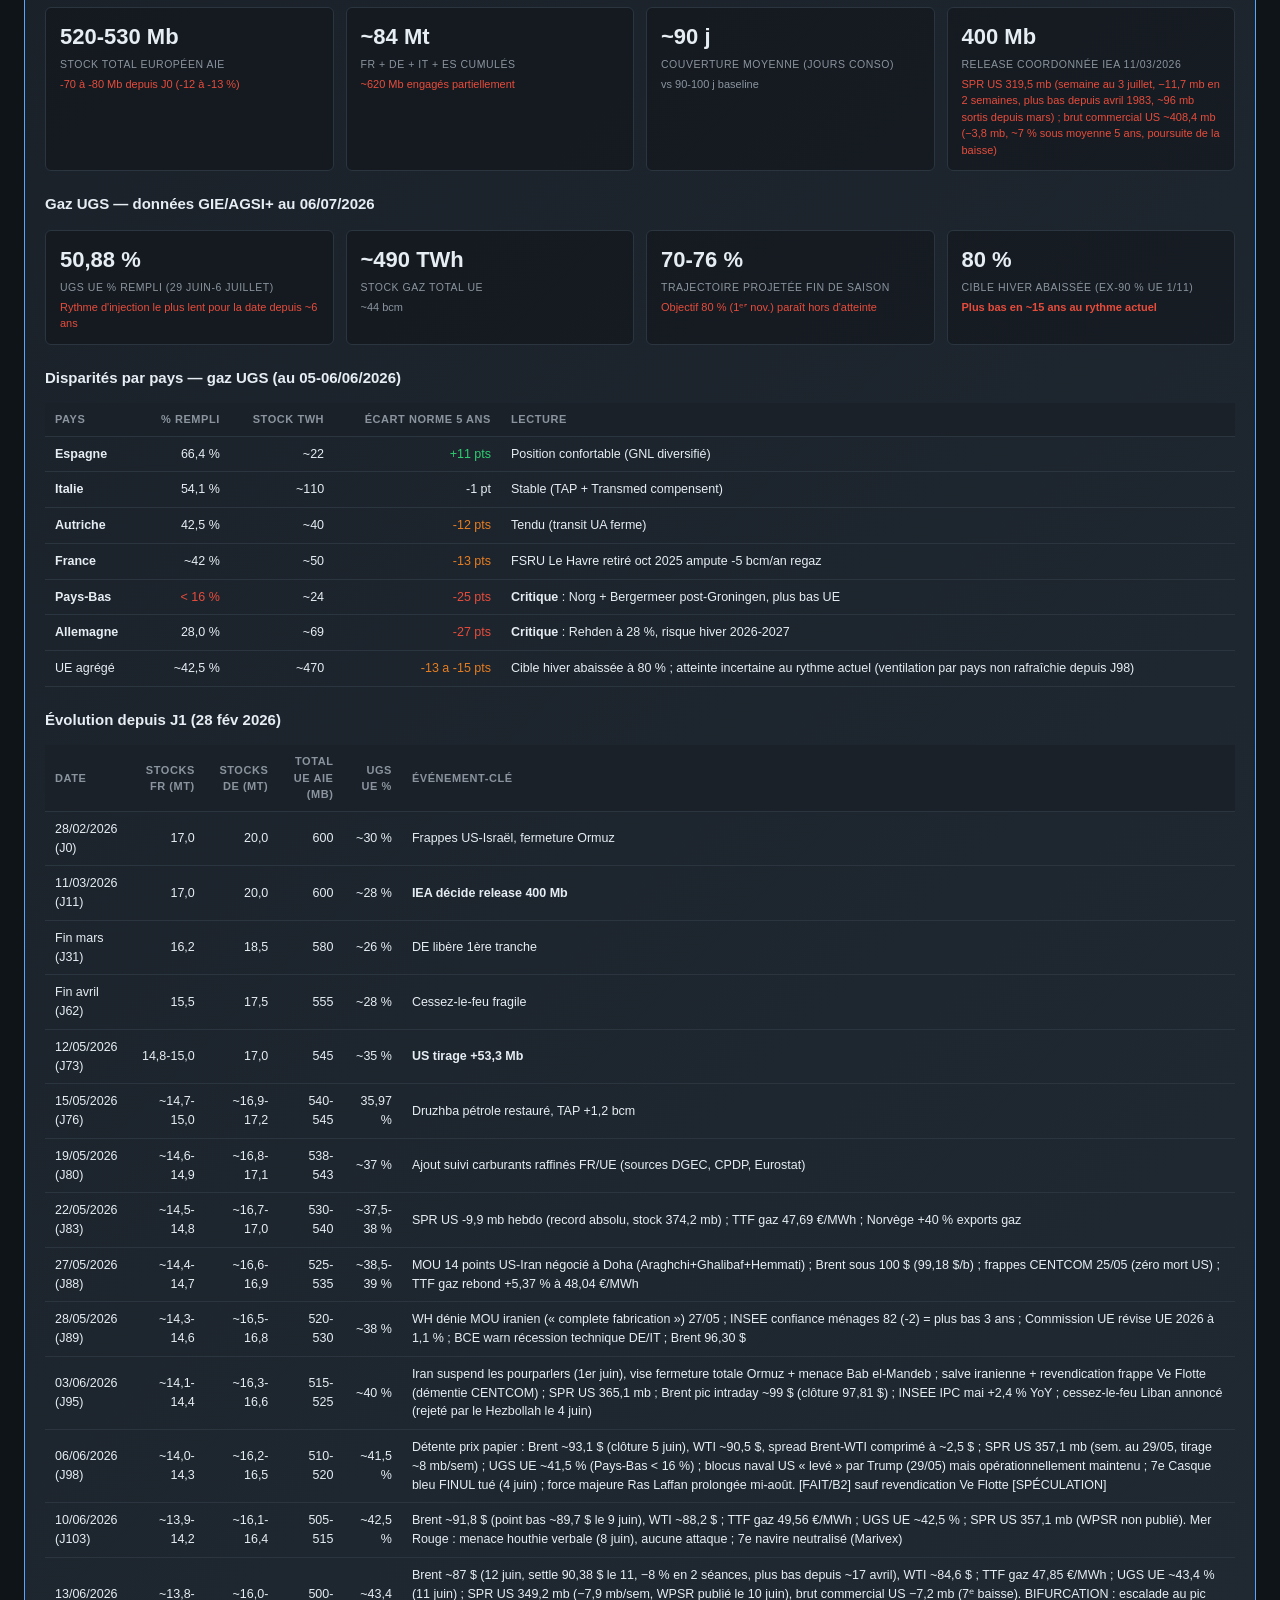
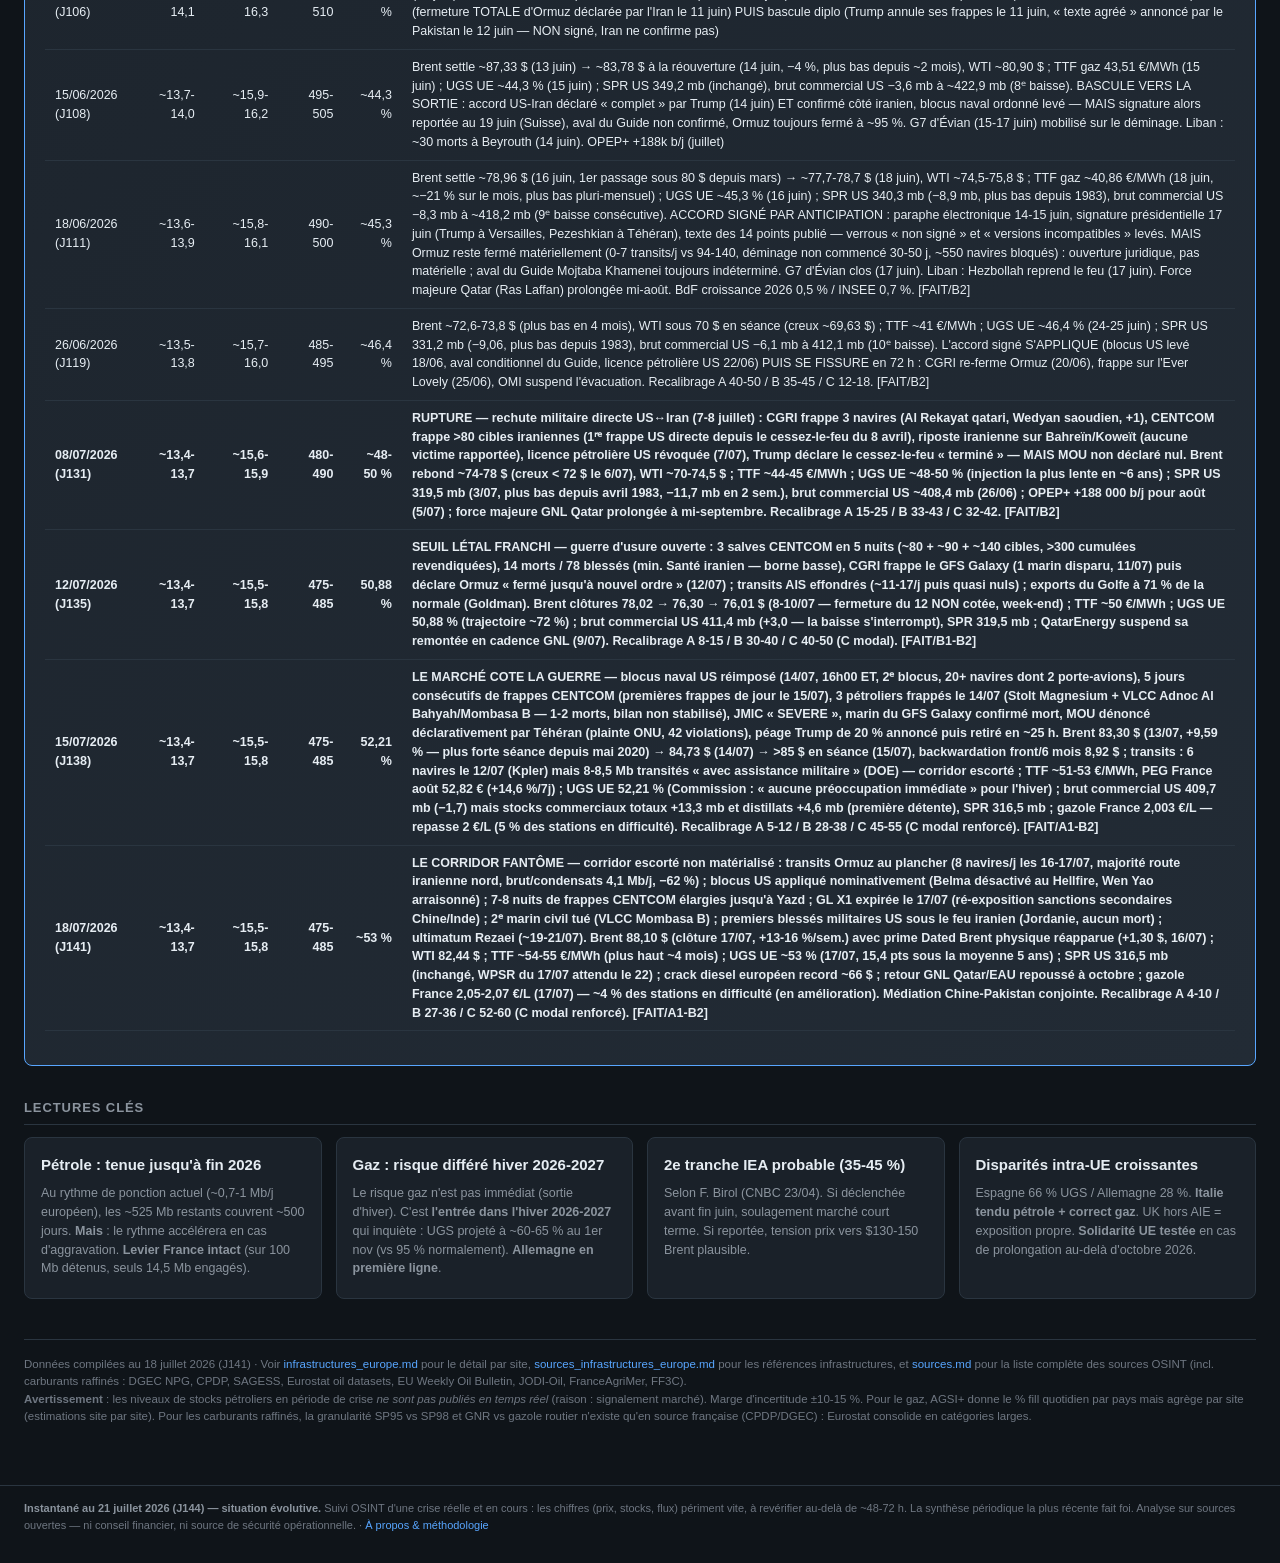
<file: app/stocks_pays_ue.html>
<!DOCTYPE html>
<html lang="fr">
<head>
<meta charset="UTF-8">
<meta name="viewport" content="width=device-width, initial-scale=1.0">
<title>Stocks par pays UE — Crise du détroit d'Ormuz (21 juillet 2026 / J144)</title>
<meta name="description" content="Stocks pétroliers stratégiques et réserves de gaz (UGS) par pays de l'UE face à la crise du détroit d'Ormuz : jours de couverture, taux de remplissage, SPR US et carburants raffinés.">
<meta name="robots" content="index, follow">
<meta name="theme-color" content="#0d1117">
<link rel="canonical" href="https://mboix.github.io/ormuz-monitoring/app/stocks_pays_ue.html">
<meta property="og:type" content="website">
<meta property="og:locale" content="fr_FR">
<meta property="og:site_name" content="Observatoire de la crise du détroit d'Ormuz">
<meta property="og:title" content="Stocks pétroliers & gaz par pays de l'UE">
<meta property="og:description" content="Stocks pétroliers stratégiques et réserves de gaz (UGS) par pays de l'UE face à la crise du détroit d'Ormuz : jours de couverture, taux de remplissage, SPR US et carburants raffinés.">
<meta property="og:url" content="https://mboix.github.io/ormuz-monitoring/app/stocks_pays_ue.html">
<meta name="twitter:card" content="summary">
<link rel="stylesheet" href="styles_common.css">
</head>
<body>

<site-nav active="stocks"></site-nav>

<main class="page">
  <h1>Stocks par pays UE — pétrole stratégique et gaz</h1>
  <p class="subtitle">Agrégats actualisés au 21 juillet 2026 (J144) ; <strong>la ventilation par État membre des tableaux ci-dessous reste datée du 18 juillet (J141)</strong> — aucune donnée par pays n'a été recollectée sur la fenêtre 20-21/7. Pétrole : estimations à partir de la baseline IEA Oil Stocks + releases coordonnées IEA 11/03 (400 Mb) + tirage US (programme 172 mb). Gaz : stockage gaz UE <strong>~53,7 % au 20 juillet</strong> (agrégateur tiers, <strong>non confirmé à la source primaire AGSI+</strong> — en hausse vs 51,8 % au 13/7, mais toujours loin de la norme saisonnière ~75 % ; <strong>Commission (13/7) : « aucune préoccupation immédiate » de sécurité d'approvisionnement pour l'hiver</strong>) — mais le prix accélère : <strong>TTF &gt;56 €/MWh (20/7) puis 59,39 €/MWh (21/7), soit +15 % hebdo et +29 % sur juillet</strong> ; <strong>PEG France et JKM non cotés sur la fenêtre (lacune)</strong> + SPR US 316,5 mb (inchangé, plus bas depuis 1983 — <strong>WPSR attendu le 22/7</strong>) ; brut commercial US 409,7 mb (−1,7) mais <strong>stocks commerciaux totaux +13,3 mb et distillats +4,6 mb</strong> (~11 % sous la moyenne 5 ans ; attention : <strong>crack diesel européen record ~66 $</strong> + embargo russe 8-31/7). <strong>Force majeure Qatar — ambiguïté RÉSOLUE (J144)</strong> : la force majeure <em>contractuelle</em> Edison/Adriatic LNG court jusqu'à <strong>début septembre</strong> (21 cargaisons, ~2,7 Mds m³), tandis que le <strong>retour à pleine capacité de production</strong> est visé pour <strong>octobre</strong> — deux objets distincts, non contradictoires (l'opposition « mi-septembre vs octobre » des synthèses antérieures était un artefact). Carburants raffinés FR/UE plus bas (sources DGEC, CPDP, Eurostat).</p>

  <div class="legend">
    <div class="item"><span class="dot" style="background: var(--green);"></span> Stock haut (&gt;= 80 % baseline ou &gt; 70 % UGS)</div>
    <div class="item"><span class="dot" style="background: var(--yellow);"></span> Stock moyen</div>
    <div class="item"><span class="dot" style="background: var(--orange);"></span> Stock bas / engagé</div>
    <div class="item"><span class="dot" style="background: var(--red);"></span> Critique</div>
  </div>

  <h2>Détail par pays</h2>

  <div class="cards">

    <!-- FRANCE -->
    <div class="country-card">
      <div class="country-header">
        <div class="country-name">France</div>
        <div class="country-risk risk-mid">Engagé 8 % / Levier intact</div>
      </div>
      <div class="metric-row">
        <div class="k">Pétrole strat.</div>
        <div class="bar"><div style="width: 85%; background: var(--green);"></div></div>
        <div class="v">~14,4 Mt</div>
      </div>
      <div class="metric-row">
        <div class="k">Mb stock</div>
        <div class="bar"><div style="width: 88%; background: var(--green);"></div></div>
        <div class="v">~105 Mb</div>
      </div>
      <div class="metric-row">
        <div class="k">Jours couv.</div>
        <div class="bar"><div style="width: 88%; background: var(--green);"></div></div>
        <div class="v">85-90 j</div>
      </div>
      <div class="metric-row">
        <div class="k">Gazole (B7)</div>
        <div class="bar"><div style="width: 87%; background: var(--green);"></div></div>
        <div class="v">120-140 j</div>
      </div>
      <div class="metric-row">
        <div class="k">SP95 / SP98</div>
        <div class="bar"><div style="width: 100%; background: var(--green);"></div></div>
        <div class="v">140-160 j</div>
      </div>
      <div class="metric-row">
        <div class="k">FOD (mazout)</div>
        <div class="bar"><div style="width: 60%; background: var(--yellow);"></div></div>
        <div class="v">80-100 j</div>
      </div>
      <div class="metric-row">
        <div class="k">GNR (agri)</div>
        <div class="bar"><div style="width: 50%; background: var(--yellow);"></div></div>
        <div class="v">60-90 j</div>
      </div>
      <div class="metric-row">
        <div class="k">AdBlue (DEF)</div>
        <div class="bar"><div style="width: 30%; background: var(--yellow);"></div></div>
        <div class="v">30-60 j</div>
      </div>
      <div class="metric-row">
        <div class="k">UGS gaz</div>
        <div class="bar"><div style="width: 42%; background: var(--orange);"></div></div>
        <div class="v">~42 %</div>
      </div>
      <div class="metric-row">
        <div class="k">UGS bcm</div>
        <div class="bar"><div style="width: 42%; background: var(--orange);"></div></div>
        <div class="v">~4,8 / 11,5</div>
      </div>
      <div class="note"><strong>14,5 Mb engagés</strong> (quota IEA strict). Bercy refuse tout dépassement. ~100 Mb détenus en propre par SAGESS. Geosel Manosque (40 % stock national) = épicentre. UGS Storengy+Terega ~42 % (vs norme 55 %).</div>
      <div class="sources">Sources : SAGESS RA 2024, IEA OMR avr-2026, AGSI+, Storengy, Terega</div>
    </div>

    <!-- ALLEMAGNE -->
    <div class="country-card">
      <div class="country-header">
        <div class="country-name">Allemagne</div>
        <div class="country-risk risk-high">Engagé 15 % / UGS critique</div>
      </div>
      <div class="metric-row">
        <div class="k">Pétrole strat.</div>
        <div class="bar"><div style="width: 84%; background: var(--green);"></div></div>
        <div class="v">~16,7 Mt</div>
      </div>
      <div class="metric-row">
        <div class="k">Mb stock</div>
        <div class="bar"><div style="width: 85%; background: var(--green);"></div></div>
        <div class="v">~122 Mb</div>
      </div>
      <div class="metric-row">
        <div class="k">Jours couv.</div>
        <div class="bar"><div style="width: 80%; background: var(--green);"></div></div>
        <div class="v">~80 j</div>
      </div>
      <div class="metric-row">
        <div class="k">Gazole (B7)</div>
        <div class="bar"><div style="width: 57%; background: var(--yellow);"></div></div>
        <div class="v">~85 j</div>
      </div>
      <div class="metric-row">
        <div class="k">SP95 / SP98</div>
        <div class="bar"><div style="width: 60%; background: var(--yellow);"></div></div>
        <div class="v">~90 j</div>
      </div>
      <div class="metric-row">
        <div class="k">FOD (mazout)</div>
        <div class="bar"><div style="width: 57%; background: var(--yellow);"></div></div>
        <div class="v">~85 j</div>
      </div>
      <div class="metric-row">
        <div class="k">AdBlue (DEF)</div>
        <div class="bar"><div style="width: 21%; background: var(--orange);"></div></div>
        <div class="v">25-40 j</div>
      </div>
      <div class="metric-row">
        <div class="k">UGS gaz</div>
        <div class="bar"><div style="width: 28%; background: var(--red);"></div></div>
        <div class="v">28,0 %</div>
      </div>
      <div class="metric-row">
        <div class="k">UGS bcm</div>
        <div class="bar"><div style="width: 28%; background: var(--red);"></div></div>
        <div class="v">~6,4 / 23</div>
      </div>
      <div class="note"><strong>22 Mb déjà libérés</strong> (plus actif que FR, profitait d'un surplus pré-crise). UGS critique : Rehden (4,2 bcm) sous-rempli à 28 %, risque hiver 2026-2027. Cavités EBV (Etzel, Rustringen, Sottorf, Heide, Lesum) bien remplies.</div>
      <div class="sources">Sources : EBV, AGSI+ 14/05, Cleanenergywire, Benzinga 26/03</div>
    </div>

    <!-- ITALIE -->
    <div class="country-card">
      <div class="country-header">
        <div class="country-name">Italie</div>
        <div class="country-risk risk-high">Très tendu pétrole + jet</div>
      </div>
      <div class="metric-row">
        <div class="k">Pétrole strat.</div>
        <div class="bar"><div style="width: 85%; background: var(--green);"></div></div>
        <div class="v">~10,3 Mt</div>
      </div>
      <div class="metric-row">
        <div class="k">Mb stock</div>
        <div class="bar"><div style="width: 85%; background: var(--green);"></div></div>
        <div class="v">~67 Mb</div>
      </div>
      <div class="metric-row">
        <div class="k">Jours couv.</div>
        <div class="bar"><div style="width: 80%; background: var(--green);"></div></div>
        <div class="v">~80 j</div>
      </div>
      <div class="metric-row">
        <div class="k">Gazole (B7)</div>
        <div class="bar"><div style="width: 53%; background: var(--orange);"></div></div>
        <div class="v">75-85 j</div>
      </div>
      <div class="metric-row">
        <div class="k">SP95 / SP98</div>
        <div class="bar"><div style="width: 57%; background: var(--yellow);"></div></div>
        <div class="v">~85 j</div>
      </div>
      <div class="metric-row">
        <div class="k">FOD (mazout)</div>
        <div class="bar"><div style="width: 53%; background: var(--orange);"></div></div>
        <div class="v">75-85 j</div>
      </div>
      <div class="metric-row">
        <div class="k">AdBlue (DEF)</div>
        <div class="bar"><div style="width: 18%; background: var(--orange);"></div></div>
        <div class="v">20-35 j</div>
      </div>
      <div class="metric-row">
        <div class="k">UGS gaz</div>
        <div class="bar"><div style="width: 54%; background: var(--yellow);"></div></div>
        <div class="v">54,1 %</div>
      </div>
      <div class="metric-row">
        <div class="k">UGS bcm</div>
        <div class="bar"><div style="width: 54%; background: var(--yellow);"></div></div>
        <div class="v">~9,2 / 17</div>
      </div>
      <div class="note">8-10 Mb engagés. Répartis sur 405 terminaux. <strong>UGS Stogit/Snam tient bien</strong> (TAP + Transmed compensent). Mais raffineries Milazzo/Priolo à forte expo Golfe → tension produits raffinés. OCSIT cible 30 j stocks spécifiques non atteinte.</div>
      <div class="sources">Sources : OCSIT, MASE, AGSI+, Snam, IEA Italy</div>
    </div>

    <!-- ESPAGNE -->
    <div class="country-card">
      <div class="country-header">
        <div class="country-name">Espagne</div>
        <div class="country-risk risk-low">Solide / Pivot GNL</div>
      </div>
      <div class="metric-row">
        <div class="k">Pétrole strat.</div>
        <div class="bar"><div style="width: 93%; background: var(--green);"></div></div>
        <div class="v">~15,5 Mt</div>
      </div>
      <div class="metric-row">
        <div class="k">Mb stock</div>
        <div class="bar"><div style="width: 93%; background: var(--green);"></div></div>
        <div class="v">~112 Mb</div>
      </div>
      <div class="metric-row">
        <div class="k">Jours couv.</div>
        <div class="bar"><div style="width: 88%; background: var(--green);"></div></div>
        <div class="v">~88 j</div>
      </div>
      <div class="metric-row">
        <div class="k">Gazole (B7)</div>
        <div class="bar"><div style="width: 63%; background: var(--yellow);"></div></div>
        <div class="v">~95 j</div>
      </div>
      <div class="metric-row">
        <div class="k">SP95 / SP98</div>
        <div class="bar"><div style="width: 63%; background: var(--yellow);"></div></div>
        <div class="v">~95 j</div>
      </div>
      <div class="metric-row">
        <div class="k">FOD (mazout)</div>
        <div class="bar"><div style="width: 63%; background: var(--yellow);"></div></div>
        <div class="v">~95 j</div>
      </div>
      <div class="metric-row">
        <div class="k">AdBlue (DEF)</div>
        <div class="bar"><div style="width: 30%; background: var(--yellow);"></div></div>
        <div class="v">35-55 j</div>
      </div>
      <div class="metric-row">
        <div class="k">UGS gaz</div>
        <div class="bar"><div style="width: 66%; background: var(--yellow);"></div></div>
        <div class="v">66,4 %</div>
      </div>
      <div class="metric-row">
        <div class="k">UGS bcm</div>
        <div class="bar"><div style="width: 66%; background: var(--yellow);"></div></div>
        <div class="v">~3,6 / 5,5</div>
      </div>
      <div class="note"><strong>Position confortable</strong> : 7-10 Mb engagés, UGS le mieux rempli UE (+11 pts vs norme), <strong>6 terminaux GNL (60 bcm/an, 1/3 capacité UE)</strong>. Pivot stratégique pour bascule GNL atlantique mais faible interconnexion gaz avec reste UE (MidCat abandonné).</div>
      <div class="sources">Sources : CORES, Enagas, AGSI+, El Independiente 11/03</div>
    </div>

    <!-- PAYS-BAS -->
    <div class="country-card">
      <div class="country-header">
        <div class="country-name">Pays-Bas</div>
        <div class="country-risk risk-high">UGS critique &lt; 16 %</div>
      </div>
      <div class="metric-row">
        <div class="k">Pétrole strat.</div>
        <div class="bar"><div style="width: 87%; background: var(--green);"></div></div>
        <div class="v">~3,6 Mt</div>
      </div>
      <div class="metric-row">
        <div class="k">Mb stock</div>
        <div class="bar"><div style="width: 87%; background: var(--green);"></div></div>
        <div class="v">~26 Mb</div>
      </div>
      <div class="metric-row">
        <div class="k">Jours couv.</div>
        <div class="bar"><div style="width: 90%; background: var(--green);"></div></div>
        <div class="v">~90 j</div>
      </div>
      <div class="metric-row">
        <div class="k">Gazole (B7)</div>
        <div class="bar"><div style="width: 60%; background: var(--yellow);"></div></div>
        <div class="v">~90 j</div>
      </div>
      <div class="metric-row">
        <div class="k">SP95 / SP98</div>
        <div class="bar"><div style="width: 63%; background: var(--yellow);"></div></div>
        <div class="v">~95 j</div>
      </div>
      <div class="metric-row">
        <div class="k">FOD (mazout)</div>
        <div class="bar"><div style="width: 60%; background: var(--yellow);"></div></div>
        <div class="v">~90 j</div>
      </div>
      <div class="metric-row">
        <div class="k">AdBlue (DEF)</div>
        <div class="bar"><div style="width: 50%; background: var(--green);"></div></div>
        <div class="v">60-90 j</div>
      </div>
      <div class="metric-row">
        <div class="k">UGS gaz</div>
        <div class="bar"><div style="width: 16%; background: var(--red);"></div></div>
        <div class="v">&lt; 16 %</div>
      </div>
      <div class="metric-row">
        <div class="k">UGS bcm</div>
        <div class="bar"><div style="width: 16%; background: var(--red);"></div></div>
        <div class="v">~2,2 / 14</div>
      </div>
      <div class="note">3-5 Mb engagés. Rotterdam = hub re-export. <strong>Norg (7 bcm L-gas) + Bergermeer (4,1 bcm)</strong> critiques post-Groningen (oct 2023) ; UGS &lt; 16 % = plus bas UE. Gate Terminal Rotterdam (16 bcm/an) hub GNL ARA.</div>
      <div class="sources">Sources : COVA, Gasunie, TAQA, AGSI+, Port of Rotterdam</div>
    </div>

    <!-- BELGIQUE -->
    <div class="country-card">
      <div class="country-header">
        <div class="country-name">Belgique</div>
        <div class="country-risk risk-mid">Tendu / petit pays</div>
      </div>
      <div class="metric-row">
        <div class="k">Pétrole strat.</div>
        <div class="bar"><div style="width: 88%; background: var(--green);"></div></div>
        <div class="v">~2,9 Mt</div>
      </div>
      <div class="metric-row">
        <div class="k">Mb stock</div>
        <div class="bar"><div style="width: 88%; background: var(--green);"></div></div>
        <div class="v">~21 Mb</div>
      </div>
      <div class="metric-row">
        <div class="k">Jours couv.</div>
        <div class="bar"><div style="width: 85%; background: var(--green);"></div></div>
        <div class="v">~85 j</div>
      </div>
      <div class="metric-row">
        <div class="k">Gazole (B7)</div>
        <div class="bar"><div style="width: 55%; background: var(--yellow);"></div></div>
        <div class="v">80-85 j</div>
      </div>
      <div class="metric-row">
        <div class="k">SP95 / SP98</div>
        <div class="bar"><div style="width: 57%; background: var(--yellow);"></div></div>
        <div class="v">~85 j</div>
      </div>
      <div class="metric-row">
        <div class="k">FOD (mazout)</div>
        <div class="bar"><div style="width: 55%; background: var(--yellow);"></div></div>
        <div class="v">80-85 j</div>
      </div>
      <div class="metric-row">
        <div class="k">AdBlue (DEF)</div>
        <div class="bar"><div style="width: 21%; background: var(--orange);"></div></div>
        <div class="v">25-40 j</div>
      </div>
      <div class="metric-row">
        <div class="k">UGS gaz</div>
        <div class="bar"><div style="width: 40%; background: var(--orange);"></div></div>
        <div class="v">~40 %</div>
      </div>
      <div class="metric-row">
        <div class="k">UGS bcm</div>
        <div class="bar"><div style="width: 40%; background: var(--orange);"></div></div>
        <div class="v">~0,3 / 0,77</div>
      </div>
      <div class="note">2-3 Mb engagés. <strong>60 % stocks ASEVA sont en FR/DE/NL via accords bilatéraux</strong> → exposition au risque de fragmentation UE. Loenhout = seul UGS BE (0,77 bcm, soutirage 7,25 GWh/h).</div>
      <div class="sources">Sources : ASEVA, Fluxys, AGSI+, IEA Belgium</div>
    </div>

    <!-- ROYAUME-UNI -->
    <div class="country-card">
      <div class="country-header">
        <div class="country-name">Royaume-Uni</div>
        <div class="country-risk risk-high">Hors AIE + Grangemouth fermé</div>
      </div>
      <div class="metric-row">
        <div class="k">Pétrole strat.</div>
        <div class="bar"><div style="width: 60%; background: var(--orange);"></div></div>
        <div class="v">~6,5 Mt</div>
      </div>
      <div class="metric-row">
        <div class="k">Mb stock</div>
        <div class="bar"><div style="width: 60%; background: var(--orange);"></div></div>
        <div class="v">~47 Mb</div>
      </div>
      <div class="metric-row">
        <div class="k">Jours couv.</div>
        <div class="bar"><div style="width: 65%; background: var(--orange);"></div></div>
        <div class="v">~60-65 j</div>
      </div>
      <div class="metric-row">
        <div class="k">Gazole (B7)</div>
        <div class="bar"><div style="width: 40%; background: var(--red);"></div></div>
        <div class="v">55-65 j</div>
      </div>
      <div class="metric-row">
        <div class="k">SP95 / SP98</div>
        <div class="bar"><div style="width: 43%; background: var(--orange);"></div></div>
        <div class="v">~65 j</div>
      </div>
      <div class="metric-row">
        <div class="k">FOD (mazout)</div>
        <div class="bar"><div style="width: 40%; background: var(--red);"></div></div>
        <div class="v">55-65 j</div>
      </div>
      <div class="metric-row">
        <div class="k">AdBlue (DEF)</div>
        <div class="bar"><div style="width: 13%; background: var(--red);"></div></div>
        <div class="v">15-25 j</div>
      </div>
      <div class="metric-row">
        <div class="k">UGS gaz</div>
        <div class="bar"><div style="width: 30%; background: var(--red);"></div></div>
        <div class="v">~30 %</div>
      </div>
      <div class="metric-row">
        <div class="k">UGS bcm</div>
        <div class="bar"><div style="width: 30%; background: var(--red);"></div></div>
        <div class="v">~0,5 / 1,8</div>
      </div>
      <div class="note"><strong>Hors UE post-Brexit</strong> ; obligation AIE seule (75-85 %). 5-8 Mb engagés. Grangemouth fermé avril 2025 (raffinage), Lindsey crise. UGS UK = ~1/100 conso annuelle (Rough ~20 % de la capacité historique). Très exposé hiver.</div>
      <div class="sources">Sources : DESNZ (ex-BEIS), Centrica, Ofgem, gov.uk</div>
    </div>

    <!-- SUISSE -->
    <div class="country-card">
      <div class="country-header">
        <div class="country-name">Suisse</div>
        <div class="country-risk risk-low">Stocks intacts (non-AIE)</div>
      </div>
      <div class="metric-row">
        <div class="k">Pétrole strat.</div>
        <div class="bar"><div style="width: 100%; background: var(--green);"></div></div>
        <div class="v">~3,5 Mt</div>
      </div>
      <div class="metric-row">
        <div class="k">Mb stock</div>
        <div class="bar"><div style="width: 100%; background: var(--green);"></div></div>
        <div class="v">~26 Mb</div>
      </div>
      <div class="metric-row">
        <div class="k">Jours couv.</div>
        <div class="bar"><div style="width: 100%; background: var(--green);"></div></div>
        <div class="v">~135 j essence/diesel</div>
      </div>
      <div class="metric-row">
        <div class="k">Gazole (B7)</div>
        <div class="bar"><div style="width: 90%; background: var(--green);"></div></div>
        <div class="v">~135 j</div>
      </div>
      <div class="metric-row">
        <div class="k">SP95 / SP98</div>
        <div class="bar"><div style="width: 90%; background: var(--green);"></div></div>
        <div class="v">~135 j</div>
      </div>
      <div class="metric-row">
        <div class="k">FOD (mazout)</div>
        <div class="bar"><div style="width: 90%; background: var(--green);"></div></div>
        <div class="v">~135 j</div>
      </div>
      <div class="metric-row">
        <div class="k">AdBlue (DEF)</div>
        <div class="bar"><div style="width: 33%; background: var(--yellow);"></div></div>
        <div class="v">40-60 j</div>
      </div>
      <div class="metric-row">
        <div class="k">UGS gaz</div>
        <div class="bar"><div style="width: 0%; background: var(--grey);"></div></div>
        <div class="v">n/a</div>
      </div>
      <div class="metric-row">
        <div class="k">UGS bcm</div>
        <div class="bar"><div style="width: 0%; background: var(--grey);"></div></div>
        <div class="v">0 (dépend DE/FR)</div>
      </div>
      <div class="note"><strong>Non-AIE : pas de release du 11 mars</strong>, stocks intacts. Essence/diesel/fioul = 4,5 mois. <strong>Kérosène = 3 mois (déjà sous le minimum FONES avant la crise)</strong> → risque aérien spécifique Zurich/Genève.</div>
      <div class="sources">Sources : Carbura, FONES, SwissInfo, IEA Switzerland</div>
    </div>

    <!-- LUXEMBOURG -->
    <div class="country-card">
      <div class="country-header">
        <div class="country-name">Luxembourg</div>
        <div class="country-risk risk-high">Capacité physique faible</div>
      </div>
      <div class="metric-row">
        <div class="k">Pétrole strat.</div>
        <div class="bar"><div style="width: 78%; background: var(--green);"></div></div>
        <div class="v">~0,15 Mt</div>
      </div>
      <div class="metric-row">
        <div class="k">Mb stock</div>
        <div class="bar"><div style="width: 78%; background: var(--green);"></div></div>
        <div class="v">~1,1 Mb</div>
      </div>
      <div class="metric-row">
        <div class="k">Jours couv.</div>
        <div class="bar"><div style="width: 75%; background: var(--orange);"></div></div>
        <div class="v">~75 j</div>
      </div>
      <div class="metric-row">
        <div class="k">Gazole (B7)</div>
        <div class="bar"><div style="width: 50%; background: var(--orange);"></div></div>
        <div class="v">~75 j</div>
      </div>
      <div class="metric-row">
        <div class="k">SP95 / SP98</div>
        <div class="bar"><div style="width: 50%; background: var(--orange);"></div></div>
        <div class="v">~75 j</div>
      </div>
      <div class="metric-row">
        <div class="k">FOD (mazout)</div>
        <div class="bar"><div style="width: 50%; background: var(--orange);"></div></div>
        <div class="v">~75 j</div>
      </div>
      <div class="metric-row">
        <div class="k">AdBlue (DEF)</div>
        <div class="bar"><div style="width: 21%; background: var(--orange);"></div></div>
        <div class="v">25-40 j</div>
      </div>
      <div class="metric-row">
        <div class="k">UGS gaz</div>
        <div class="bar"><div style="width: 0%; background: var(--grey);"></div></div>
        <div class="v">n/a</div>
      </div>
      <div class="metric-row">
        <div class="k">UGS bcm</div>
        <div class="bar"><div style="width: 0%; background: var(--grey);"></div></div>
        <div class="v">0 (dépend DE/FR/BE)</div>
      </div>
      <div class="note"><strong>Capacité physique stockage 196 km3</strong> (objectif 420 km3 non atteint). Dépendance critique aux dépôts SFDM/Metz (FR) et Anvers (BE). Mertert (Tanklux/APMS) = principal site.</div>
      <div class="sources">Sources : APMS, Tanklux, europarl.europa.eu, Lessentiel.lu</div>
    </div>

    <!-- AUTRICHE -->
    <div class="country-card">
      <div class="country-header">
        <div class="country-name">Autriche</div>
        <div class="country-risk risk-mid">UGS tendu</div>
      </div>
      <div class="metric-row">
        <div class="k">Pétrole strat.</div>
        <div class="bar"><div style="width: 90%; background: var(--green);"></div></div>
        <div class="v">~2,4 Mt</div>
      </div>
      <div class="metric-row">
        <div class="k">Mb stock</div>
        <div class="bar"><div style="width: 90%; background: var(--green);"></div></div>
        <div class="v">~17,5 Mb</div>
      </div>
      <div class="metric-row">
        <div class="k">Jours couv.</div>
        <div class="bar"><div style="width: 92%; background: var(--green);"></div></div>
        <div class="v">~92 j</div>
      </div>
      <div class="metric-row">
        <div class="k">Gazole (B7)</div>
        <div class="bar"><div style="width: 61%; background: var(--yellow);"></div></div>
        <div class="v">~92 j</div>
      </div>
      <div class="metric-row">
        <div class="k">SP95 / SP98</div>
        <div class="bar"><div style="width: 61%; background: var(--yellow);"></div></div>
        <div class="v">~92 j</div>
      </div>
      <div class="metric-row">
        <div class="k">FOD (mazout)</div>
        <div class="bar"><div style="width: 61%; background: var(--yellow);"></div></div>
        <div class="v">~92 j</div>
      </div>
      <div class="metric-row">
        <div class="k">AdBlue (DEF)</div>
        <div class="bar"><div style="width: 33%; background: var(--yellow);"></div></div>
        <div class="v">40-60 j</div>
      </div>
      <div class="metric-row">
        <div class="k">UGS gaz</div>
        <div class="bar"><div style="width: 43%; background: var(--orange);"></div></div>
        <div class="v">42,5 %</div>
      </div>
      <div class="metric-row">
        <div class="k">UGS bcm</div>
        <div class="bar"><div style="width: 43%; background: var(--orange);"></div></div>
        <div class="v">~3,8 / 9</div>
      </div>
      <div class="note">Haidach (2,9 bcm) partagé DE/AT — reconnecté au réseau DE depuis 2022. Raffinerie Schwechat (OMV) opérationnelle ; alim. crude via pipeline Adria et TAL. Très dépendant du gaz russe historique (transit Ukraine fermé 31/12/2024).</div>
      <div class="sources">Sources : E-Control, AGSI+, RAG Austria, OMV</div>
    </div>

    <!-- POLOGNE -->
    <div class="country-card">
      <div class="country-header">
        <div class="country-name">Pologne</div>
        <div class="country-risk risk-mid">Stable / Baltic Pipe</div>
      </div>
      <div class="metric-row">
        <div class="k">Pétrole strat.</div>
        <div class="bar"><div style="width: 88%; background: var(--green);"></div></div>
        <div class="v">~6,5 Mt</div>
      </div>
      <div class="metric-row">
        <div class="k">Mb stock</div>
        <div class="bar"><div style="width: 88%; background: var(--green);"></div></div>
        <div class="v">~48 Mb</div>
      </div>
      <div class="metric-row">
        <div class="k">Jours couv.</div>
        <div class="bar"><div style="width: 90%; background: var(--green);"></div></div>
        <div class="v">~90 j</div>
      </div>
      <div class="metric-row">
        <div class="k">Gazole (B7)</div>
        <div class="bar"><div style="width: 61%; background: var(--yellow);"></div></div>
        <div class="v">~92 j</div>
      </div>
      <div class="metric-row">
        <div class="k">SP95 / SP98</div>
        <div class="bar"><div style="width: 60%; background: var(--yellow);"></div></div>
        <div class="v">~90 j</div>
      </div>
      <div class="metric-row">
        <div class="k">FOD (mazout)</div>
        <div class="bar"><div style="width: 61%; background: var(--yellow);"></div></div>
        <div class="v">~92 j</div>
      </div>
      <div class="metric-row">
        <div class="k">AdBlue (DEF)</div>
        <div class="bar"><div style="width: 27%; background: var(--yellow);"></div></div>
        <div class="v">30-50 j</div>
      </div>
      <div class="metric-row">
        <div class="k">UGS gaz</div>
        <div class="bar"><div style="width: 50%; background: var(--yellow);"></div></div>
        <div class="v">~50 %</div>
      </div>
      <div class="metric-row">
        <div class="k">UGS bcm</div>
        <div class="bar"><div style="width: 50%; background: var(--yellow);"></div></div>
        <div class="v">~1,6 / 3,2</div>
      </div>
      <div class="note"><strong>Baltic Pipe</strong> (10 bcm/an Norvège->PL) en pleine charge. Swinoujscie GNL 8,3 bcm/an. Naftoport saturé 36,6 Mt crude 2024. Aramco partenaire Gdansk (30 %).</div>
      <div class="sources">Sources : ARM (Agencja Rezerw Materialowych), Gaz-System, Orlen</div>
    </div>

    <!-- PORTUGAL -->
    <div class="country-card">
      <div class="country-header">
        <div class="country-name">Portugal</div>
        <div class="country-risk risk-low">Stable</div>
      </div>
      <div class="metric-row">
        <div class="k">Pétrole strat.</div>
        <div class="bar"><div style="width: 90%; background: var(--green);"></div></div>
        <div class="v">~2,0 Mt</div>
      </div>
      <div class="metric-row">
        <div class="k">Mb stock</div>
        <div class="bar"><div style="width: 90%; background: var(--green);"></div></div>
        <div class="v">~15 Mb</div>
      </div>
      <div class="metric-row">
        <div class="k">Jours couv.</div>
        <div class="bar"><div style="width: 90%; background: var(--green);"></div></div>
        <div class="v">~90 j</div>
      </div>
      <div class="metric-row">
        <div class="k">Gazole (B7)</div>
        <div class="bar"><div style="width: 60%; background: var(--yellow);"></div></div>
        <div class="v">~90 j</div>
      </div>
      <div class="metric-row">
        <div class="k">SP95 / SP98</div>
        <div class="bar"><div style="width: 60%; background: var(--yellow);"></div></div>
        <div class="v">~90 j</div>
      </div>
      <div class="metric-row">
        <div class="k">FOD (mazout)</div>
        <div class="bar"><div style="width: 60%; background: var(--yellow);"></div></div>
        <div class="v">~90 j</div>
      </div>
      <div class="metric-row">
        <div class="k">AdBlue (DEF)</div>
        <div class="bar"><div style="width: 27%; background: var(--yellow);"></div></div>
        <div class="v">30-50 j</div>
      </div>
      <div class="metric-row">
        <div class="k">UGS gaz</div>
        <div class="bar"><div style="width: 0%; background: var(--grey);"></div></div>
        <div class="v">~0 (péninsule)</div>
      </div>
      <div class="metric-row">
        <div class="k">UGS bcm</div>
        <div class="bar"><div style="width: 0%; background: var(--grey);"></div></div>
        <div class="v">~0 (Sines GNL 7,9 bcm/an)</div>
      </div>
      <div class="note">Pas d'UGS notable mais Sines GNL (7,9 bcm/an, REN). Raffinerie unique Sines (Galp, 225 kb/j) redémarrée avr-2025. Sines = port deepwater atlantique.</div>
      <div class="sources">Sources : ENSE (Entidade Nacional Sector Energetico), REN, Galp, IEA Portugal</div>
    </div>

  </div>

  <!-- ========== STOCKS PAR CARBURANT RAFFINE ========== -->
  <h2>Stocks par carburant raffiné — France détaillée + voisins UE</h2>
  <p style="color: var(--text-dim); font-size: 12.5px; margin-top: -8px;">
    Ventilation des stocks et jours de couverture par produit fini : <strong>gazole routier (B7)</strong>, <strong>essences SP95-E10 / SP98</strong>, <strong>fioul domestique (FOD)</strong>, <strong>gazole non routier (GNR / fuel agricole)</strong>. Granularité fine FR disponible via DGEC NPG + CPDP : Eurostat consolide les distillats (gazole + FOD + GNR) en catégorie « middle distillates ». Référence AIE : <strong>90 jours d'imports nets</strong> (obligation conforme Directive UE 2009/119/CE).
  </p>

  <div class="summary">
    <h2>France — Stocks par carburant (18 juillet 2026 / J141)</h2>
    <p style="margin-top: 0; color: var(--text-dim); font-size: 12.5px;">
      Données DGEC NPG (bulletin hebdo) + SAGESS (rapport annuel) + CPDP (bulletin mensuel par produit fini). Engagements stocks stratégiques nationaux : <strong>9-10 % seulement</strong> (levier intact, baisse cumulée depuis J0 modeste).
    </p>
    <div class="summary-grid">
      <div class="summary-stat">
        <div class="v">120-140 j</div>
        <div class="l">Gazole routier (B7)</div>
        <div class="delta">~32 Mm³/an conso · ~3,5-4 Mt stock</div>
      </div>
      <div class="summary-stat">
        <div class="v">140-160 j</div>
        <div class="l">Essences SP95 + SP98</div>
        <div class="delta up">FR exportatrice nette (~15,6 Mm³/an)</div>
      </div>
      <div class="summary-stat">
        <div class="v">80-100 j</div>
        <div class="l">FOD (fioul domestique)</div>
        <div class="delta down">2,7 M ménages · ~4,2 Mm³/an</div>
      </div>
      <div class="summary-stat">
        <div class="v">60-90 j</div>
        <div class="l">GNR (gazole agricole)</div>
        <div class="delta">~2 Mm³/an · cuves exploitations</div>
      </div>
    </div>
    <p style="font-size: 12px; color: var(--text-dim); margin-top: 14px; margin-bottom: 0;">
      <strong>Lecture J141</strong> : gazole et FOD partagent la même filière distillat — si tension marché, impact simultané. SP95/SP98 plus robustes (FR exportatrice nette, raffinage ~1,5× conso interne). FOD : remplir la cuve <strong>avant le 30 août 2026 (fin S35)</strong>, avant la campagne de chauffe (prix d'été 1,42-1,49 €/L, délais qui s'allongent à la rentrée). Gazole : <strong>avant le 31 juillet 2026 (S31)</strong>, fin de l'aide « grands rouleurs ». Voir <a href="../docs/calendrier_penuries.md" style="color: var(--accent);">calendrier_penuries.md</a> (Édition 3.0, fiches 5.1.1 à 5.1.9).
    </p>
  </div>

  <h3 style="margin-top: 24px;">Comparatif voisins UE — days of cover par carburant (baseline avril-mai 2026)</h3>
  <p style="color: var(--text-dim); font-size: 12.5px;">
    Sources : Eurostat <code>nrg_stk_oem</code> (jours équivalents d'imports nets) + corrections nationales mensuelles. La colonne « Distillats » couvre <strong>gazole routier + FOD + GNR consolidés</strong> (Eurostat n'isole pas ces catégories hors France). Obligation AIE 90 j en référence.
  </p>
  <div class="tablewrap">
    <table>
      <thead>
        <tr>
          <th>Pays</th>
          <th class="num">Essences (SP)</th>
          <th class="num">Distillats (gazole+FOD)</th>
          <th class="num">Total prod. raff.</th>
          <th>Statut global</th>
          <th>Source nationale</th>
        </tr>
      </thead>
      <tbody>
        <tr>
          <td><strong>France</strong></td>
          <td class="num" style="color: var(--green);">140-160 j</td>
          <td class="num" style="color: var(--yellow);">100-130 j</td>
          <td class="num">~120 j</td>
          <td><span class="pill" style="background: var(--yellow); color: #1a1a1a;">Vigilance</span></td>
          <td>SAGESS, DGEC, CPDP</td>
        </tr>
        <tr>
          <td><strong>Allemagne</strong></td>
          <td class="num">~90 j</td>
          <td class="num" style="color: var(--yellow);">~85 j</td>
          <td class="num">~85 j</td>
          <td><span class="pill" style="background: var(--yellow); color: #1a1a1a;">Vigilance</span></td>
          <td>EBV, BMWK</td>
        </tr>
        <tr>
          <td><strong>Italie</strong></td>
          <td class="num">~85 j</td>
          <td class="num" style="color: var(--orange);">75-85 j</td>
          <td class="num">~80 j</td>
          <td><span class="pill" style="background: var(--orange);">Tendu</span></td>
          <td>OCSIT, MASE</td>
        </tr>
        <tr>
          <td><strong>Espagne</strong></td>
          <td class="num" style="color: var(--green);">~95 j</td>
          <td class="num" style="color: var(--green);">~95 j</td>
          <td class="num">~93 j</td>
          <td><span class="pill" style="background: var(--green);">Solide</span></td>
          <td>CORES</td>
        </tr>
        <tr>
          <td><strong>Pays-Bas</strong></td>
          <td class="num">~95 j</td>
          <td class="num">~90 j</td>
          <td class="num">~92 j</td>
          <td><span class="pill" style="background: var(--green);">Solide</span></td>
          <td>COVA</td>
        </tr>
        <tr>
          <td><strong>Belgique</strong></td>
          <td class="num">~85 j</td>
          <td class="num" style="color: var(--yellow);">80-85 j</td>
          <td class="num">~85 j</td>
          <td><span class="pill" style="background: var(--yellow); color: #1a1a1a;">Vigilance</span></td>
          <td>ASEVA</td>
        </tr>
        <tr>
          <td><strong>Royaume-Uni</strong></td>
          <td class="num" style="color: var(--orange);">~65 j</td>
          <td class="num" style="color: var(--red);">55-65 j</td>
          <td class="num" style="color: var(--orange);">~62 j</td>
          <td><span class="pill" style="background: var(--orange);">Tendu</span></td>
          <td>DESNZ</td>
        </tr>
        <tr>
          <td><strong>Pologne</strong></td>
          <td class="num">~90 j</td>
          <td class="num">~92 j</td>
          <td class="num">~91 j</td>
          <td><span class="pill" style="background: var(--green);">Solide</span></td>
          <td>ARM</td>
        </tr>
      </tbody>
    </table>
  </div>
  <p style="font-size: 11.5px; color: var(--text-faint); margin-top: 8px;">
    <strong>Note méthodo</strong> : la granularité SP95 vs SP98 et GNR vs gazole routier n'est disponible qu'en source française (CPDP, DGEC NPG, Douanes pour GNR). Eurostat <code>nrg_stk_oilm</code> publie en catégories larges (motor gasoline, middle distillates, residual). UK hors UE post-Brexit : obligation AIE seule, stocks plus limités (Grangemouth fermé avril 2025, Lindsey en crise).
  </p>

  <!-- ========== SYNTHESE UE ========== -->
  <div class="summary">
    <h2>Synthèse à l'échelle UE — 18 juillet 2026 (J141)</h2>
    <p style="margin-top: 0; color: var(--text-dim); font-size: 13px;">
      Stocks pétroliers stratégiques UE-27 : decrease de ~12-13 % depuis le 28 février. Tenue théorique ~90 jours sans 2e tranche IEA. UGS gaz : très en retard sur la norme saisonnière, risque hiver 2026-2027. Les États-Unis continuent de drainer le SPR malgré la désescalade diplomatique ; la fenêtre de détente s'est refermée avec une guerre d'usure ouverte (3 salves US en 5 nuits, premières morts rapportées, Ormuz déclaré « fermé » le 12 juillet, transits quasi nuls) qui rallume le risque d'approvisionnement — sans choc de prix coté à ce stade (Brent 76,01 $ à la clôture du 10 juillet ; la fermeture du 12 n'est pas encore pricée, marchés fermés le week-end).
    </p>

    <h3 style="color: var(--text); margin-top: 16px;">Pétrole stratégique — Europe AIE</h3>
    <div class="summary-grid">
      <div class="summary-stat">
        <div class="v">520-530 Mb</div>
        <div class="l">Stock total européen AIE</div>
        <div class="delta down">-70 à -80 Mb depuis J0 (-12 à -13 %)</div>
      </div>
      <div class="summary-stat">
        <div class="v">~84 Mt</div>
        <div class="l">FR + DE + IT + ES cumulés</div>
        <div class="delta down">~620 Mb engagés partiellement</div>
      </div>
      <div class="summary-stat">
        <div class="v">~90 j</div>
        <div class="l">Couverture moyenne (jours conso)</div>
        <div class="delta">vs 90-100 j baseline</div>
      </div>
      <div class="summary-stat">
        <div class="v">400 Mb</div>
        <div class="l">Release coordonnée IEA 11/03/2026</div>
        <div class="delta down">SPR US 319,5 mb (semaine au 3 juillet, −11,7 mb en 2 semaines, plus bas depuis avril 1983, ~96 mb sortis depuis mars) ; brut commercial US ~408,4 mb (−3,8 mb, ~7 % sous moyenne 5 ans, poursuite de la baisse)</div>
      </div>
    </div>

    <h3 style="color: var(--text); margin-top: 22px;">Gaz UGS — données GIE/AGSI+ au 06/07/2026</h3>
    <div class="summary-grid">
      <div class="summary-stat">
        <div class="v">50,88 %</div>
        <div class="l">UGS UE % rempli (29 juin-6 juillet)</div>
        <div class="delta down">Rythme d'injection le plus lent pour la date depuis ~6 ans</div>
      </div>
      <div class="summary-stat">
        <div class="v">~490 TWh</div>
        <div class="l">Stock gaz total UE</div>
        <div class="delta">~44 bcm</div>
      </div>
      <div class="summary-stat">
        <div class="v">70-76 %</div>
        <div class="l">Trajectoire projetée fin de saison</div>
        <div class="delta down">Objectif 80 % (1ᵉʳ nov.) paraît hors d'atteinte</div>
      </div>
      <div class="summary-stat">
        <div class="v">80 %</div>
        <div class="l">Cible hiver abaissée (ex-90 % UE 1/11)</div>
        <div class="delta down"><strong>Plus bas en ~15 ans au rythme actuel</strong></div>
      </div>
    </div>

    <h3 style="color: var(--text); margin-top: 22px;">Disparités par pays — gaz UGS (au 05-06/06/2026)</h3>
    <div class="tablewrap">
      <table>
        <thead>
          <tr>
            <th>Pays</th>
            <th class="num">% rempli</th>
            <th class="num">Stock TWh</th>
            <th class="num">Écart norme 5 ans</th>
            <th>Lecture</th>
          </tr>
        </thead>
        <tbody>
          <tr>
            <td><strong>Espagne</strong></td>
            <td class="num">66,4 %</td>
            <td class="num">~22</td>
            <td class="num" style="color: var(--green);">+11 pts</td>
            <td>Position confortable (GNL diversifié)</td>
          </tr>
          <tr>
            <td><strong>Italie</strong></td>
            <td class="num">54,1 %</td>
            <td class="num">~110</td>
            <td class="num">-1 pt</td>
            <td>Stable (TAP + Transmed compensent)</td>
          </tr>
          <tr>
            <td><strong>Autriche</strong></td>
            <td class="num">42,5 %</td>
            <td class="num">~40</td>
            <td class="num" style="color: var(--orange);">-12 pts</td>
            <td>Tendu (transit UA ferme)</td>
          </tr>
          <tr>
            <td><strong>France</strong></td>
            <td class="num">~42 %</td>
            <td class="num">~50</td>
            <td class="num" style="color: var(--orange);">-13 pts</td>
            <td>FSRU Le Havre retiré oct 2025 ampute -5 bcm/an regaz</td>
          </tr>
          <tr>
            <td><strong>Pays-Bas</strong></td>
            <td class="num" style="color: var(--red);">&lt; 16 %</td>
            <td class="num">~24</td>
            <td class="num" style="color: var(--red);">-25 pts</td>
            <td><strong>Critique</strong> : Norg + Bergermeer post-Groningen, plus bas UE</td>
          </tr>
          <tr>
            <td><strong>Allemagne</strong></td>
            <td class="num">28,0 %</td>
            <td class="num">~69</td>
            <td class="num" style="color: var(--red);">-27 pts</td>
            <td><strong>Critique</strong> : Rehden à 28 %, risque hiver 2026-2027</td>
          </tr>
          <tr>
            <td>UE agrégé</td>
            <td class="num">~42,5 %</td>
            <td class="num">~470</td>
            <td class="num" style="color: var(--orange);">-13 a -15 pts</td>
            <td>Cible hiver abaissée à 80 % ; atteinte incertaine au rythme actuel (ventilation par pays non rafraîchie depuis J98)</td>
          </tr>
        </tbody>
      </table>
    </div>

    <h3 style="color: var(--text); margin-top: 22px;">Évolution depuis J1 (28 fév 2026)</h3>
    <div class="tablewrap">
      <table>
        <thead>
          <tr>
            <th>Date</th>
            <th class="num">Stocks FR (Mt)</th>
            <th class="num">Stocks DE (Mt)</th>
            <th class="num">Total UE AIE (Mb)</th>
            <th class="num">UGS UE %</th>
            <th>Événement-clé</th>
          </tr>
        </thead>
        <tbody>
          <tr><td>28/02/2026 (J0)</td><td class="num">17,0</td><td class="num">20,0</td><td class="num">600</td><td class="num">~30 %</td><td>Frappes US-Israël, fermeture Ormuz</td></tr>
          <tr><td>11/03/2026 (J11)</td><td class="num">17,0</td><td class="num">20,0</td><td class="num">600</td><td class="num">~28 %</td><td><strong>IEA décide release 400 Mb</strong></td></tr>
          <tr><td>Fin mars (J31)</td><td class="num">16,2</td><td class="num">18,5</td><td class="num">580</td><td class="num">~26 %</td><td>DE libère 1ère tranche</td></tr>
          <tr><td>Fin avril (J62)</td><td class="num">15,5</td><td class="num">17,5</td><td class="num">555</td><td class="num">~28 %</td><td>Cessez-le-feu fragile</td></tr>
          <tr><td>12/05/2026 (J73)</td><td class="num">14,8-15,0</td><td class="num">17,0</td><td class="num">545</td><td class="num">~35 %</td><td><strong>US tirage +53,3 Mb</strong></td></tr>
          <tr><td>15/05/2026 (J76)</td><td class="num">~14,7-15,0</td><td class="num">~16,9-17,2</td><td class="num">540-545</td><td class="num">35,97 %</td><td>Druzhba pétrole restauré, TAP +1,2 bcm</td></tr>
          <tr><td>19/05/2026 (J80)</td><td class="num">~14,6-14,9</td><td class="num">~16,8-17,1</td><td class="num">538-543</td><td class="num">~37 %</td><td>Ajout suivi carburants raffinés FR/UE (sources DGEC, CPDP, Eurostat)</td></tr>
          <tr><td>22/05/2026 (J83)</td><td class="num">~14,5-14,8</td><td class="num">~16,7-17,0</td><td class="num">530-540</td><td class="num">~37,5-38 %</td><td>SPR US -9,9 mb hebdo (record absolu, stock 374,2 mb) ; TTF gaz 47,69 €/MWh ; Norvège +40 % exports gaz</td></tr>
          <tr><td>27/05/2026 (J88)</td><td class="num">~14,4-14,7</td><td class="num">~16,6-16,9</td><td class="num">525-535</td><td class="num">~38,5-39 %</td><td>MOU 14 points US-Iran négocié à Doha (Araghchi+Ghalibaf+Hemmati) ; Brent sous 100 $ (99,18 $/b) ; frappes CENTCOM 25/05 (zéro mort US) ; TTF gaz rebond +5,37 % à 48,04 €/MWh</td></tr>
          <tr><td>28/05/2026 (J89)</td><td class="num">~14,3-14,6</td><td class="num">~16,5-16,8</td><td class="num">520-530</td><td class="num">~38 %</td><td>WH dénie MOU iranien (« complete fabrication ») 27/05 ; INSEE confiance ménages 82 (-2) = plus bas 3 ans ; Commission UE révise UE 2026 à 1,1 % ; BCE warn récession technique DE/IT ; Brent 96,30 $</td></tr>
          <tr><td>03/06/2026 (J95)</td><td class="num">~14,1-14,4</td><td class="num">~16,3-16,6</td><td class="num">515-525</td><td class="num">~40 %</td><td>Iran suspend les pourparlers (1er juin), vise fermeture totale Ormuz + menace Bab el-Mandeb ; salve iranienne + revendication frappe Ve Flotte (démentie CENTCOM) ; SPR US 365,1 mb ; Brent pic intraday ~99 $ (clôture 97,81 $) ; INSEE IPC mai +2,4 % YoY ; cessez-le-feu Liban annoncé (rejeté par le Hezbollah le 4 juin)</td></tr>
          <tr><td>06/06/2026 (J98)</td><td class="num">~14,0-14,3</td><td class="num">~16,2-16,5</td><td class="num">510-520</td><td class="num">~41,5 %</td><td>Détente prix papier : Brent ~93,1 $ (clôture 5 juin), WTI ~90,5 $, spread Brent-WTI comprimé à ~2,5 $ ; SPR US 357,1 mb (sem. au 29/05, tirage ~8 mb/sem) ; UGS UE ~41,5 % (Pays-Bas &lt; 16 %) ; blocus naval US « levé » par Trump (29/05) mais opérationnellement maintenu ; 7e Casque bleu FINUL tué (4 juin) ; force majeure Ras Laffan prolongée mi-août. [FAIT/B2] sauf revendication Ve Flotte [SPÉCULATION]</td></tr>
          <tr><td>10/06/2026 (J103)</td><td class="num">~13,9-14,2</td><td class="num">~16,1-16,4</td><td class="num">505-515</td><td class="num">~42,5 %</td><td>Brent ~91,8 $ (point bas ~89,7 $ le 9 juin), WTI ~88,2 $ ; TTF gaz 49,56 €/MWh ; UGS UE ~42,5 % ; SPR US 357,1 mb (WPSR non publié). Mer Rouge : menace houthie verbale (8 juin), aucune attaque ; 7e navire neutralisé (Marivex)</td></tr>
          <tr><td>13/06/2026 (J106)</td><td class="num">~13,8-14,1</td><td class="num">~16,0-16,3</td><td class="num">500-510</td><td class="num">~43,4 %</td><td>Brent ~87 $ (12 juin, settle 90,38 $ le 11, −8 % en 2 séances, plus bas depuis ~17 avril), WTI ~84,6 $ ; TTF gaz 47,85 €/MWh ; UGS UE ~43,4 % (11 juin) ; SPR US 349,2 mb (−7,9 mb/sem, WPSR publié le 10 juin), brut commercial US −7,2 mb (7ᵉ baisse). BIFURCATION : escalade au pic (fermeture TOTALE d'Ormuz déclarée par l'Iran le 11 juin) PUIS bascule diplo (Trump annule ses frappes le 11 juin, « texte agréé » annoncé par le Pakistan le 12 juin — NON signé, Iran ne confirme pas)</td></tr>
          <tr><td>15/06/2026 (J108)</td><td class="num">~13,7-14,0</td><td class="num">~15,9-16,2</td><td class="num">495-505</td><td class="num">~44,3 %</td><td>Brent settle ~87,33 $ (13 juin) → ~83,78 $ à la réouverture (14 juin, −4 %, plus bas depuis ~2 mois), WTI ~80,90 $ ; TTF gaz 43,51 €/MWh (15 juin) ; UGS UE ~44,3 % (15 juin) ; SPR US 349,2 mb (inchangé), brut commercial US −3,6 mb à ~422,9 mb (8ᵉ baisse). BASCULE VERS LA SORTIE : accord US-Iran déclaré « complet » par Trump (14 juin) ET confirmé côté iranien, blocus naval ordonné levé — MAIS signature alors reportée au 19 juin (Suisse), aval du Guide non confirmé, Ormuz toujours fermé à ~95 %. G7 d'Évian (15-17 juin) mobilisé sur le déminage. Liban : ~30 morts à Beyrouth (14 juin). OPEP+ +188k b/j (juillet)</td></tr>
          <tr><td>18/06/2026 (J111)</td><td class="num">~13,6-13,9</td><td class="num">~15,8-16,1</td><td class="num">490-500</td><td class="num">~45,3 %</td><td>Brent settle ~78,96 $ (16 juin, 1er passage sous 80 $ depuis mars) → ~77,7-78,7 $ (18 juin), WTI ~74,5-75,8 $ ; TTF gaz ~40,86 €/MWh (18 juin, ~−21 % sur le mois, plus bas pluri-mensuel) ; UGS UE ~45,3 % (16 juin) ; SPR US 340,3 mb (−8,9 mb, plus bas depuis 1983), brut commercial US −8,3 mb à ~418,2 mb (9ᵉ baisse consécutive). ACCORD SIGNÉ PAR ANTICIPATION : paraphe électronique 14-15 juin, signature présidentielle 17 juin (Trump à Versailles, Pezeshkian à Téhéran), texte des 14 points publié — verrous « non signé » et « versions incompatibles » levés. MAIS Ormuz reste fermé matériellement (0-7 transits/j vs 94-140, déminage non commencé 30-50 j, ~550 navires bloqués) : ouverture juridique, pas matérielle ; aval du Guide Mojtaba Khamenei toujours indéterminé. G7 d'Évian clos (17 juin). Liban : Hezbollah reprend le feu (17 juin). Force majeure Qatar (Ras Laffan) prolongée mi-août. BdF croissance 2026 0,5 % / INSEE 0,7 %. [FAIT/B2]</td></tr>
          <tr><td>26/06/2026 (J119)</td><td class="num">~13,5-13,8</td><td class="num">~15,7-16,0</td><td class="num">485-495</td><td class="num">~46,4 %</td><td>Brent ~72,6-73,8 $ (plus bas en 4 mois), WTI sous 70 $ en séance (creux ~69,63 $) ; TTF ~41 €/MWh ; UGS UE ~46,4 % (24-25 juin) ; SPR US 331,2 mb (−9,06, plus bas depuis 1983), brut commercial US −6,1 mb à 412,1 mb (10ᵉ baisse). L'accord signé S'APPLIQUE (blocus US levé 18/06, aval conditionnel du Guide, licence pétrolière US 22/06) PUIS SE FISSURE en 72 h : CGRI re-ferme Ormuz (20/06), frappe sur l'Ever Lovely (25/06), OMI suspend l'évacuation. Recalibrage A 40-50 / B 35-45 / C 12-18. [FAIT/B2]</td></tr>
          <tr><td><strong>08/07/2026 (J131)</strong></td><td class="num"><strong>~13,4-13,7</strong></td><td class="num"><strong>~15,6-15,9</strong></td><td class="num"><strong>480-490</strong></td><td class="num"><strong>~48-50 %</strong></td><td><strong>RUPTURE — rechute militaire directe US↔Iran (7-8 juillet) : CGRI frappe 3 navires (Al Rekayat qatari, Wedyan saoudien, +1), CENTCOM frappe &gt;80 cibles iraniennes (1ʳᵉ frappe US directe depuis le cessez-le-feu du 8 avril), riposte iranienne sur Bahreïn/Koweït (aucune victime rapportée), licence pétrolière US révoquée (7/07), Trump déclare le cessez-le-feu « terminé » — MAIS MOU non déclaré nul. Brent rebond ~74-78 $ (creux &lt; 72 $ le 6/07), WTI ~70-74,5 $ ; TTF ~44-45 €/MWh ; UGS UE ~48-50 % (injection la plus lente en ~6 ans) ; SPR US 319,5 mb (3/07, plus bas depuis avril 1983, −11,7 mb en 2 sem.), brut commercial US ~408,4 mb (26/06) ; OPEP+ +188 000 b/j pour août (5/07) ; force majeure GNL Qatar prolongée à mi-septembre. Recalibrage A 15-25 / B 33-43 / C 32-42. [FAIT/B2]</strong></td></tr>
          <tr><td><strong>12/07/2026 (J135)</strong></td><td class="num"><strong>~13,4-13,7</strong></td><td class="num"><strong>~15,5-15,8</strong></td><td class="num"><strong>475-485</strong></td><td class="num"><strong>50,88 %</strong></td><td><strong>SEUIL LÉTAL FRANCHI — guerre d'usure ouverte : 3 salves CENTCOM en 5 nuits (~80 + ~90 + ~140 cibles, &gt;300 cumulées revendiquées), 14 morts / 78 blessés (min. Santé iranien — borne basse), CGRI frappe le GFS Galaxy (1 marin disparu, 11/07) puis déclare Ormuz « fermé jusqu'à nouvel ordre » (12/07) ; transits AIS effondrés (~11-17/j puis quasi nuls) ; exports du Golfe à 71 % de la normale (Goldman). Brent clôtures 78,02 → 76,30 → 76,01 $ (8-10/07 — fermeture du 12 NON cotée, week-end) ; TTF ~50 €/MWh ; UGS UE 50,88 % (trajectoire ~72 %) ; brut commercial US 411,4 mb (+3,0 — la baisse s'interrompt), SPR 319,5 mb ; QatarEnergy suspend sa remontée en cadence GNL (9/07). Recalibrage A 8-15 / B 30-40 / C 40-50 (C modal). [FAIT/B1-B2]</strong></td></tr>
          <tr><td><strong>15/07/2026 (J138)</strong></td><td class="num"><strong>~13,4-13,7</strong></td><td class="num"><strong>~15,5-15,8</strong></td><td class="num"><strong>475-485</strong></td><td class="num"><strong>52,21 %</strong></td><td><strong>LE MARCHÉ COTE LA GUERRE — blocus naval US réimposé (14/07, 16h00 ET, 2ᵉ blocus, 20+ navires dont 2 porte-avions), 5 jours consécutifs de frappes CENTCOM (premières frappes de jour le 15/07), 3 pétroliers frappés le 14/07 (Stolt Magnesium + VLCC Adnoc Al Bahyah/Mombasa B — 1-2 morts, bilan non stabilisé), JMIC « SEVERE », marin du GFS Galaxy confirmé mort, MOU dénoncé déclarativement par Téhéran (plainte ONU, 42 violations), péage Trump de 20 % annoncé puis retiré en ~25 h. Brent 83,30 $ (13/07, +9,59 % — plus forte séance depuis mai 2020) → 84,73 $ (14/07) → &gt;85 $ en séance (15/07), backwardation front/6 mois 8,92 $ ; transits : 6 navires le 12/07 (Kpler) mais 8-8,5 Mb transités « avec assistance militaire » (DOE) — corridor escorté ; TTF ~51-53 €/MWh, PEG France août 52,82 € (+14,6 %/7j) ; UGS UE 52,21 % (Commission : « aucune préoccupation immédiate » pour l'hiver) ; brut commercial US 409,7 mb (−1,7) mais stocks commerciaux totaux +13,3 mb et distillats +4,6 mb (première détente), SPR 316,5 mb ; gazole France 2,003 €/L — repasse 2 €/L (5 % des stations en difficulté). Recalibrage A 5-12 / B 28-38 / C 45-55 (C modal renforcé). [FAIT/A1-B2]</strong></td></tr><tr><td><strong>18/07/2026 (J141)</strong></td><td class="num"><strong>~13,4-13,7</strong></td><td class="num"><strong>~15,5-15,8</strong></td><td class="num"><strong>475-485</strong></td><td class="num"><strong>~53 %</strong></td><td><strong>LE CORRIDOR FANTÔME — corridor escorté non matérialisé : transits Ormuz au plancher (8 navires/j les 16-17/07, majorité route iranienne nord, brut/condensats 4,1 Mb/j, &minus;62 %) ; blocus US appliqué nominativement (Belma désactivé au Hellfire, Wen Yao arraisonné) ; 7-8 nuits de frappes CENTCOM élargies jusqu'à Yazd ; GL X1 expirée le 17/07 (ré-exposition sanctions secondaires Chine/Inde) ; 2&#7497; marin civil tué (VLCC Mombasa B) ; premiers blessés militaires US sous le feu iranien (Jordanie, aucun mort) ; ultimatum Rezaei (~19-21/07). Brent 88,10 $ (clôture 17/07, +13-16 %/sem.) avec prime Dated Brent physique réapparue (+1,30 $, 16/07) ; WTI 82,44 $ ; TTF ~54-55 €/MWh (plus haut ~4 mois) ; UGS UE ~53 % (17/07, 15,4 pts sous la moyenne 5 ans) ; SPR US 316,5 mb (inchangé, WPSR du 17/07 attendu le 22) ; crack diesel européen record ~66 $ ; retour GNL Qatar/EAU repoussé à octobre ; gazole France 2,05-2,07 €/L (17/07) &mdash; ~4 % des stations en difficulté (en amélioration). Médiation Chine-Pakistan conjointe. Recalibrage A 4-10 / B 27-36 / C 52-60 (C modal renforcé). [FAIT/A1-B2]</strong></td></tr>
        </tbody>
      </table>
    </div>
  </div>

  <h2>Lectures clés</h2>
  <div class="cards">
    <div class="card">
      <h3>Pétrole : tenue jusqu'à fin 2026</h3>
      <p>Au rythme de ponction actuel (~0,7-1 Mb/j européen), les ~525 Mb restants couvrent ~500 jours. <strong>Mais</strong> : le rythme accélérera en cas d'aggravation. <strong>Levier France intact</strong> (sur 100 Mb détenus, seuls 14,5 Mb engagés).</p>
    </div>
    <div class="card">
      <h3>Gaz : risque différé hiver 2026-2027</h3>
      <p>Le risque gaz n'est pas immédiat (sortie d'hiver). C'est <strong>l'entrée dans l'hiver 2026-2027</strong> qui inquiète : UGS projeté à ~60-65 % au 1er nov (vs 95 % normalement). <strong>Allemagne en première ligne</strong>.</p>
    </div>
    <div class="card">
      <h3>2e tranche IEA probable (35-45 %)</h3>
      <p>Selon F. Birol (CNBC 23/04). Si déclenchée avant fin juin, soulagement marché court terme. Si reportée, tension prix vers $130-150 Brent plausible.</p>
    </div>
    <div class="card">
      <h3>Disparités intra-UE croissantes</h3>
      <p>Espagne 66 % UGS / Allemagne 28 %. <strong>Italie tendu pétrole + correct gaz</strong>. UK hors AIE = exposition propre. <strong>Solidarité UE testée</strong> en cas de prolongation au-delà d'octobre 2026.</p>
    </div>
  </div>

  <div class="meta-foot">
    Données compilées au 18 juillet 2026 (J141) ·
    Voir <a href="../docs/infrastructures_europe.md">infrastructures_europe.md</a> pour le détail par site,
    <a href="../docs/sources_infrastructures_europe.md">sources_infrastructures_europe.md</a> pour les références infrastructures,
    et <a href="../docs/sources.md">sources.md</a> pour la liste complète des sources OSINT (incl. carburants raffinés : DGEC NPG, CPDP, SAGESS, Eurostat oil datasets, EU Weekly Oil Bulletin, JODI-Oil, FranceAgriMer, FF3C).
    <br>
    <strong>Avertissement</strong> : les niveaux de stocks pétroliers en période de crise <em>ne sont pas publiés en temps réel</em> (raison : signalement marché).
    Marge d'incertitude ±10-15 %. Pour le gaz, AGSI+ donne le % fill quotidien par pays mais agrège par site (estimations site par site). Pour les carburants raffinés, la granularité SP95 vs SP98 et GNR vs gazole routier n'existe qu'en source française (CPDP/DGEC) : Eurostat consolide en catégories larges.
  </div>
</main>

<site-footer></site-footer>

<script src="nav.js"></script>
</body>
</html>
</file>
<file: app/styles_common.css>
/* === Styles partages — Dashboards Crise Ormuz === */
:root {
  --bg: #0f1419;
  --panel: #1a2129;
  --panel-2: #222b35;
  --border: #2a3540;
  --text: #e6edf3;
  --text-dim: #8b949e;
  --text-faint: #6e7681;
  --accent: #58a6ff;
  --green: #2ecc71;
  --yellow: #f1c40f;
  --orange: #e67e22;
  --orange-dark: #d35400;
  --red: #e74c3c;
  --red-dark: #922b21;
  --grey: #7f8c8d;
}

* { box-sizing: border-box; }
img { max-width: 100%; height: auto; }
html, body {
  margin: 0; padding: 0;
  font-family: -apple-system, BlinkMacSystemFont, "Segoe UI", Roboto, "Helvetica Neue", sans-serif;
  background: var(--bg);
  color: var(--text);
  font-size: 14px;
  line-height: 1.5;
}

/* === Topbar navigation === */
/* Header & footer mutualisés (Web Components nav.js). Le sticky vit sur
   <site-nav> : appliqué à .topbar, il serait neutralisé par l'enveloppe du
   custom element (de la même hauteur que la barre). */
site-nav {
  display: block;
  position: sticky;
  top: 0;
  /* Au-dessus des panes/contrôles Leaflet (~1000) et des panneaux latéraux des cartes
     (1100/1200), sinon le menu hamburger se déroule derrière eux. */
  z-index: 1300;
}
site-footer {
  display: block;
}
.topbar {
  display: flex;
  align-items: center;
  flex-wrap: wrap;
  gap: 8px;
  padding: 10px 20px;
  background: var(--panel);
  border-bottom: 1px solid var(--border);
}
.topbar .brand {
  font-weight: 600;
  font-size: 14px;
  color: var(--text);
  margin-right: auto;
}
.topbar .brand .crisis {
  color: var(--text-dim);
  font-weight: 400;
  font-size: 12px;
  margin-left: 6px;
}
/* Liens de nav en boutons visibles (même idiome que les chips/boutons des dashboards) :
   fond + bordure au repos pour l'affordance, accent au survol. */
.topbar a {
  color: var(--text-dim);
  text-decoration: none;
  font-size: 12.5px;
  padding: 5px 11px;
  border-radius: 6px;
  border: 1px solid var(--border);
  background: rgba(255,255,255,0.03);
  transition: all 0.12s;
}
.topbar a:hover {
  color: var(--text);
  background: rgba(255,255,255,0.08);
  border-color: var(--accent);
}
.topbar a.active {
  color: var(--accent);
  background: rgba(88,166,255,0.08);
  border-color: rgba(88,166,255,0.25);
}
/* Menu hamburger : bouton masqué sur desktop ; display:contents rend les liens
   enfants flex directs de .topbar (aucun changement de rendu au-dessus de 700 px). */
.nav-burger { display: none; }
.topbar .nav-links { display: contents; }

/* === Layout principal === */
.page {
  max-width: 1400px;
  margin: 0 auto;
  padding: 22px 24px 60px;
}
.page h1 {
  margin: 0 0 4px;
  font-size: 22px;
  font-weight: 600;
}
.page .subtitle {
  color: var(--text-dim);
  font-size: 13px;
  margin-bottom: 24px;
}
.page h2 {
  font-size: 13px;
  text-transform: uppercase;
  letter-spacing: 0.07em;
  color: var(--text-dim);
  margin: 32px 0 12px;
  font-weight: 600;
  border-bottom: 1px solid var(--border);
  padding-bottom: 6px;
}
.page h3 {
  font-size: 15px;
  font-weight: 600;
  margin: 18px 0 8px;
  color: var(--text);
}

/* === Cartes (cards) === */
.cards {
  display: grid;
  gap: 14px;
  grid-template-columns: repeat(auto-fill, minmax(280px, 1fr));
}
.card {
  background: var(--panel);
  border: 1px solid var(--border);
  border-radius: 8px;
  padding: 16px;
  transition: border-color 0.12s, transform 0.12s;
}
.card.linkcard { cursor: pointer; text-decoration: none; color: inherit; display: block; }
.card.linkcard:hover { border-color: var(--accent); transform: translateY(-2px); }

.card h3 { margin-top: 0; margin-bottom: 8px; }
.card p { color: var(--text-dim); font-size: 12.5px; margin: 4px 0; }

/* === Country card (dashboards) === */
.country-card {
  background: var(--panel);
  border: 1px solid var(--border);
  border-radius: 8px;
  padding: 16px;
}
.country-card .country-header {
  display: flex;
  align-items: baseline;
  justify-content: space-between;
  margin-bottom: 12px;
  padding-bottom: 10px;
  border-bottom: 1px solid var(--border);
}
.country-card .country-name {
  font-size: 15px;
  font-weight: 600;
}
.country-card .country-risk {
  font-size: 10.5px;
  font-weight: 700;
  text-transform: uppercase;
  letter-spacing: 0.06em;
  padding: 2px 8px;
  border-radius: 10px;
  color: #fff;
  border: 1px solid rgba(255,255,255,0.18);
}
.risk-low    { background: var(--green); }
.risk-mid    { background: var(--yellow); color: #1a1a1a; }
.risk-high   { background: var(--orange); }
.risk-critical { background: var(--red); }

.metric-row {
  display: grid;
  grid-template-columns: 110px 1fr 50px;
  gap: 8px 10px;
  align-items: center;
  padding: 5px 0;
  font-size: 12.5px;
}
.metric-row .k { color: var(--text-dim); font-size: 12px; }
.metric-row .bar {
  height: 6px;
  background: rgba(255,255,255,0.06);
  border-radius: 3px;
  overflow: hidden;
  position: relative;
}
.metric-row .bar > div {
  height: 100%;
  border-radius: 3px;
}
.metric-row .v {
  font-size: 12px;
  font-weight: 600;
  text-align: right;
  color: var(--text);
}
.country-card .note {
  margin-top: 10px;
  padding: 8px 10px;
  background: rgba(255,255,255,0.03);
  border-left: 3px solid var(--accent);
  border-radius: 4px;
  font-size: 11.5px;
  color: var(--text);
}
.country-card .sources {
  margin-top: 8px;
  font-size: 10.5px;
  color: var(--text-faint);
  font-style: italic;
}

/* === Summary panel === */
.summary {
  background: linear-gradient(135deg, var(--panel) 0%, var(--panel-2) 100%);
  border: 1px solid var(--accent);
  border-radius: 8px;
  padding: 20px;
  margin: 28px 0;
}
.summary h2 {
  border-bottom: none;
  margin-top: 0;
  color: var(--accent);
  padding-bottom: 0;
}
.summary-grid {
  display: grid;
  grid-template-columns: repeat(auto-fit, minmax(180px, 1fr));
  gap: 12px;
  margin-top: 14px;
}
.summary-stat {
  background: rgba(0,0,0,0.25);
  padding: 12px 14px;
  border-radius: 6px;
  border: 1px solid var(--border);
}
.summary-stat .v {
  font-size: 22px;
  font-weight: 700;
  color: var(--text);
}
.summary-stat .l {
  font-size: 10.5px;
  color: var(--text-dim);
  text-transform: uppercase;
  letter-spacing: 0.05em;
  margin-top: 4px;
}
.summary-stat .delta {
  font-size: 11px;
  color: var(--text-dim);
  margin-top: 3px;
}
.summary-stat .delta.down { color: var(--red); }
.summary-stat .delta.up   { color: var(--green); }

/* === Tableau === */
.tablewrap { overflow-x: auto; margin: 14px 0; }
table {
  width: 100%;
  border-collapse: collapse;
  font-size: 12.5px;
}
table th, table td {
  text-align: left;
  padding: 8px 10px;
  border-bottom: 1px solid var(--border);
}
table th {
  background: var(--panel);
  color: var(--text-dim);
  font-size: 11px;
  text-transform: uppercase;
  letter-spacing: 0.05em;
  font-weight: 600;
}
table tr:hover td { background: rgba(255,255,255,0.02); }
table td.num, table th.num { text-align: right; font-variant-numeric: tabular-nums; }
table .pill {
  display: inline-block;
  padding: 1px 7px;
  font-size: 10.5px;
  font-weight: 700;
  text-transform: uppercase;
  letter-spacing: 0.04em;
  border-radius: 10px;
  color: #fff;
  border: 1px solid rgba(255,255,255,0.18);
}

/* === Legend === */
.legend {
  display: flex;
  gap: 14px;
  flex-wrap: wrap;
  font-size: 11.5px;
  color: var(--text-dim);
  margin: 8px 0 18px;
}
.legend .item { display: flex; align-items: center; gap: 6px; }
.legend .dot {
  width: 10px;
  height: 10px;
  border-radius: 50%;
  border: 1px solid rgba(0,0,0,0.4);
}

/* === Méta info en bas === */
.meta-foot {
  margin-top: 40px;
  padding-top: 16px;
  border-top: 1px solid var(--border);
  font-size: 11.5px;
  color: var(--text-faint);
}
.meta-foot a { color: var(--accent); text-decoration: none; }
.meta-foot a:hover { text-decoration: underline; }

/* Mobile */
@media (max-width: 700px) {
  .page { padding: 14px 14px 40px; }
  .topbar { padding: 8px 14px; gap: 8px; flex-wrap: wrap; position: relative; }
  .topbar .brand .crisis { display: block; margin-left: 0; }
  .topbar a { font-size: 11.5px; padding: 6px 10px; }
  /* Hamburger : liens repliés dans un panneau en surimpression sous la barre */
  .nav-burger {
    display: block;
    background: none;
    color: var(--text);
    border: 1px solid var(--border);
    border-radius: 4px;
    font-size: 16px;
    line-height: 1;
    padding: 7px 10px;
    cursor: pointer;
  }
  .topbar .nav-links { display: none; }
  .topbar .nav-links.open {
    display: block;
    position: absolute;
    top: 100%;
    left: 0;
    right: 0;
    background: var(--panel);
    border-bottom: 1px solid var(--border);
    padding: 6px 14px 10px;
    box-shadow: 0 10px 24px rgba(0,0,0,0.45);
  }
  .topbar .nav-links.open a { display: block; font-size: 13px; padding: 9px 10px; }
  .cards { grid-template-columns: 1fr; }
  .metric-row { grid-template-columns: 90px 1fr 40px; gap: 6px 8px; }
  .metric-row .v { overflow-wrap: anywhere; }
  .summary-grid { grid-template-columns: repeat(auto-fit, minmax(140px, 1fr)); }
  .country-card .country-header { flex-wrap: wrap; gap: 4px 8px; }
}

/* Ultra-mobile */
@media (max-width: 430px) {
  .page h1 { font-size: 19px; }
  .summary-grid { grid-template-columns: 1fr; }
  table { font-size: 11.5px; }
  table th, table td { padding: 6px 7px; }
  .country-card .country-risk, table .pill, .summary-stat .l { font-size: 11.5px; }
}

/* === Bandeau de cadrage (as-of / situation évolutive) === */
.asof-note {
  max-width: 1400px;
  margin: 0 auto;
  padding: 14px 24px 30px;
  font-size: 11px;
  line-height: 1.55;
  color: var(--text-faint);
  border-top: 1px solid var(--border);
}
.asof-note strong { color: var(--text-dim); }
.asof-note a { color: var(--accent); text-decoration: none; }
.asof-note a:hover { text-decoration: underline; }
@media print { .asof-note { display: none; } }
</file>
